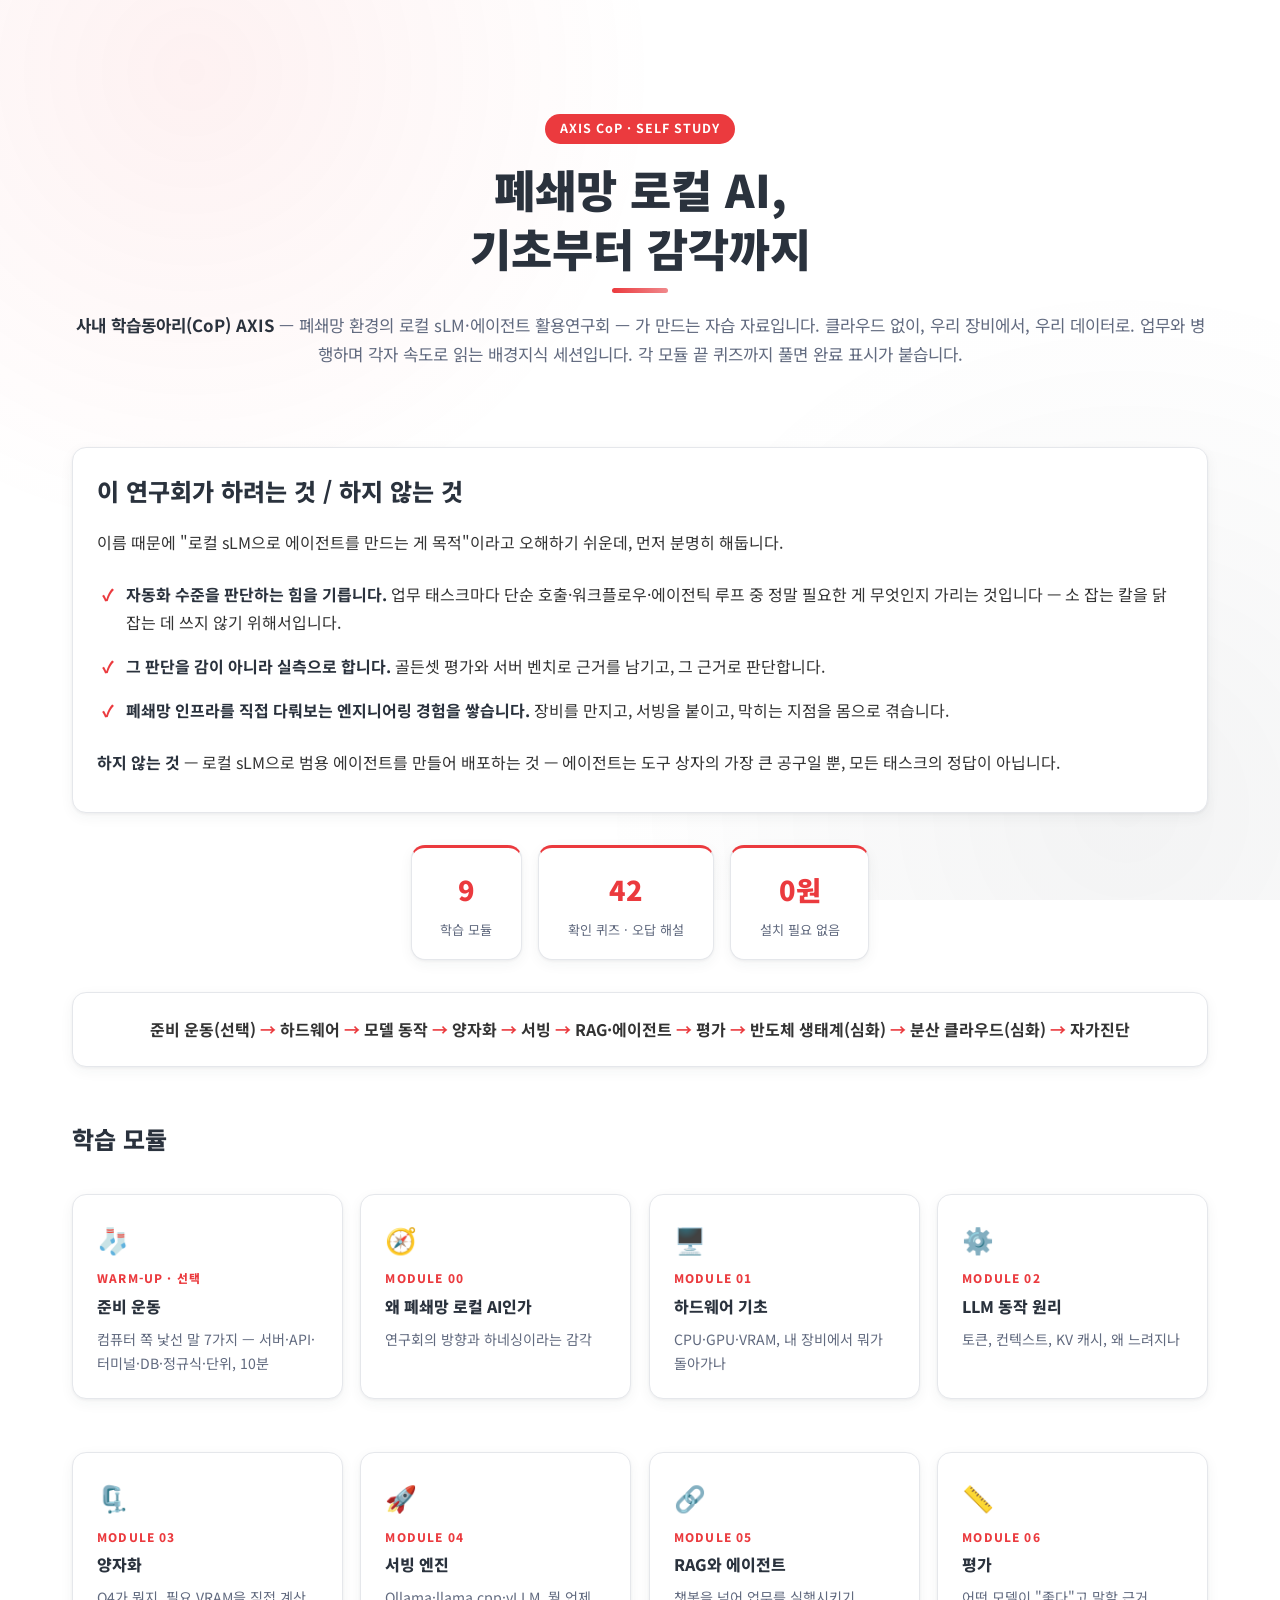
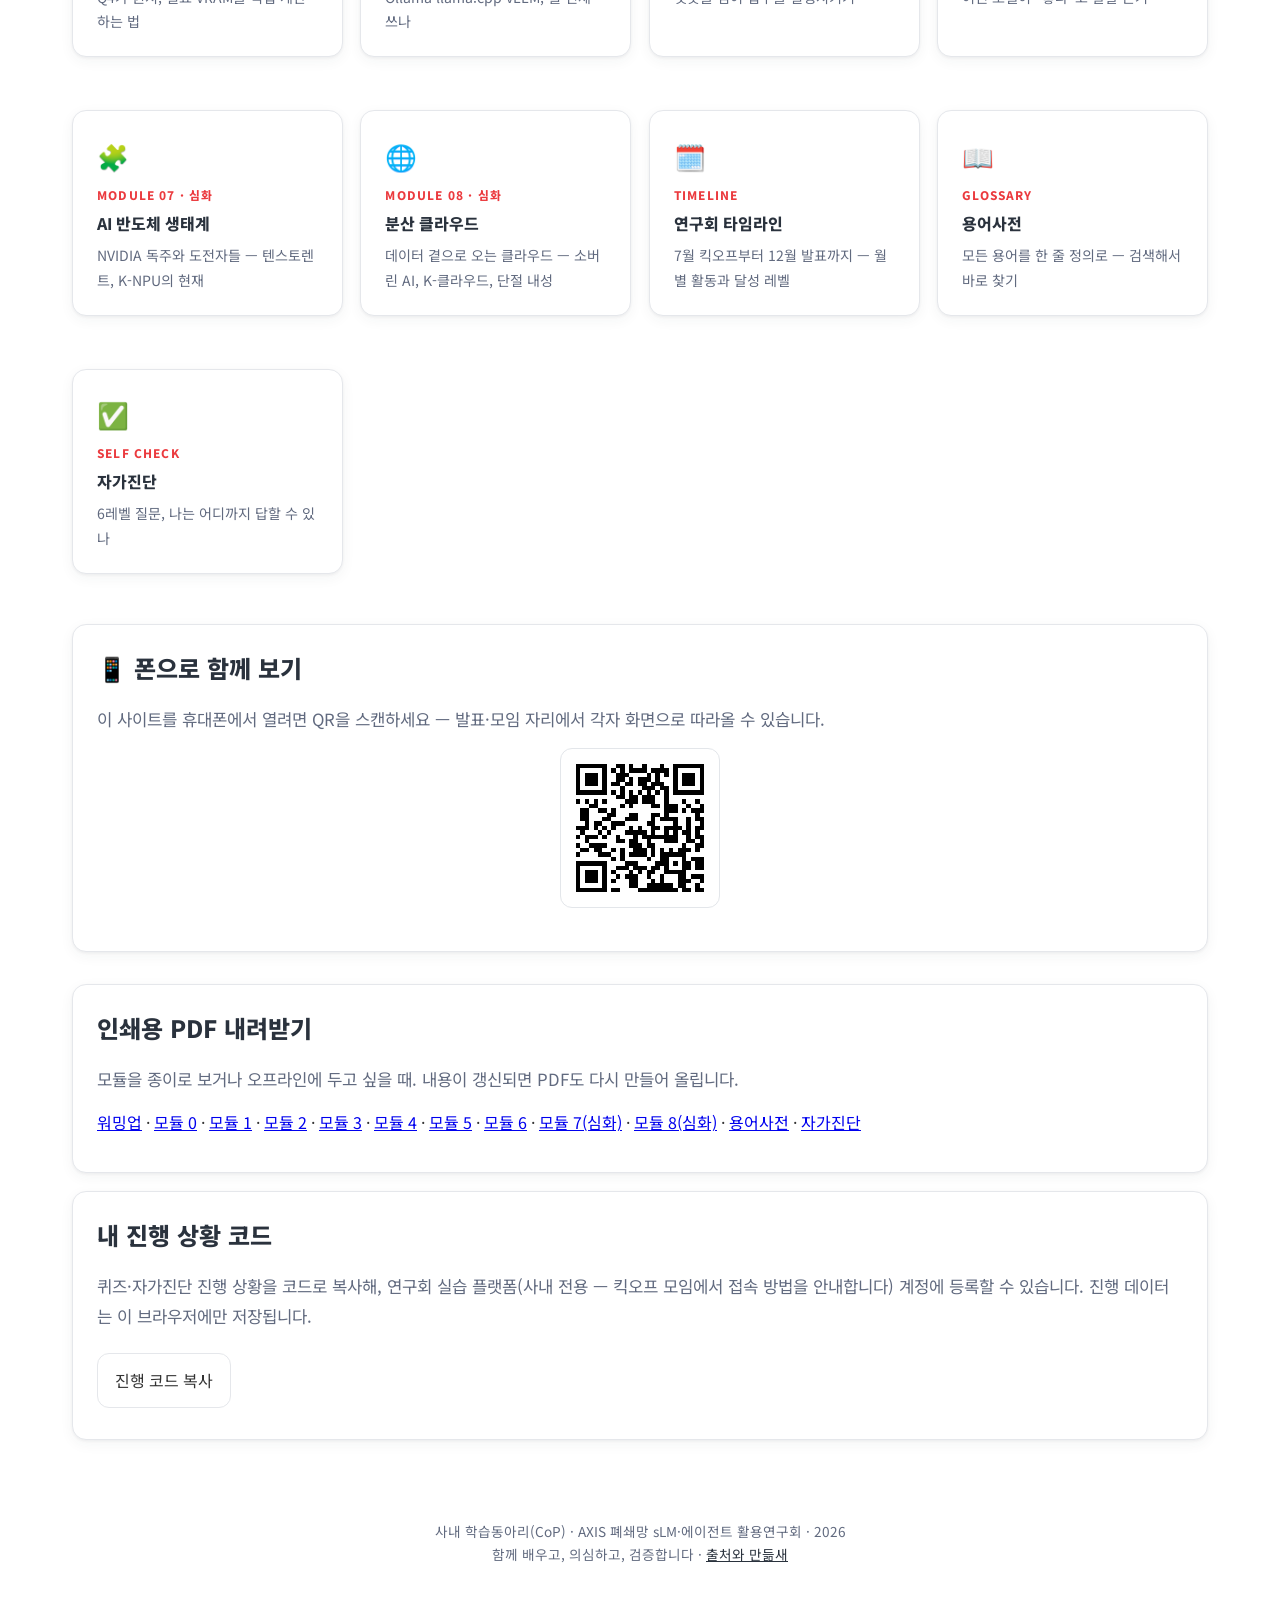
<file: index.html>
<!DOCTYPE html>
<html lang="ko">
<head>
<meta charset="UTF-8">
<meta name="viewport" content="width=device-width, initial-scale=1.0">
<title>AXIS 학습 세션 — 폐쇄망 로컬 AI 기초</title>
<link rel="stylesheet" href="assets/style.css">
</head>
<body>

<div class="wrap wide">

<div class="hero">
<span class="badge">AXIS CoP · SELF STUDY</span>
<h1>폐쇄망 로컬 AI,<br>기초부터 감각까지</h1>
<p class="lead"><strong>사내 학습동아리(CoP) AXIS</strong> — 폐쇄망 환경의 로컬 sLM·에이전트 활용연구회 — 가 만드는 자습 자료입니다. 클라우드 없이, 우리 장비에서, 우리 데이터로. 업무와 병행하며 각자 속도로 읽는 배경지식 세션입니다. 각 모듈 끝 퀴즈까지 풀면 완료 표시가 붙습니다.</p>
</div>

<div class="card" style="margin-top:2rem">
<h2 style="margin-top:0">이 연구회가 하려는 것 / 하지 않는 것</h2>
<p style="margin-top:0">이름 때문에 "로컬 sLM으로 에이전트를 만드는 게 목적"이라고 오해하기 쉬운데, 먼저 분명히 해둡니다.</p>
<ul class="keypoints">
  <li><strong>자동화 수준을 판단하는 힘을 기릅니다.</strong> 업무 태스크마다 단순 호출·워크플로우·에이전틱 루프 중 정말 필요한 게 무엇인지 가리는 것입니다 — 소 잡는 칼을 닭 잡는 데 쓰지 않기 위해서입니다.</li>
  <li><strong>그 판단을 감이 아니라 실측으로 합니다.</strong> 골든셋 평가와 서버 벤치로 근거를 남기고, 그 근거로 판단합니다.</li>
  <li><strong>폐쇄망 인프라를 직접 다뤄보는 엔지니어링 경험을 쌓습니다.</strong> 장비를 만지고, 서빙을 붙이고, 막히는 지점을 몸으로 겪습니다.</li>
</ul>
<p><strong>하지 않는 것</strong> — 로컬 sLM으로 범용 에이전트를 만들어 배포하는 것 — 에이전트는 도구 상자의 가장 큰 공구일 뿐, 모든 태스크의 정답이 아닙니다.</p>
</div>

<div class="stats">
  <div class="stat-card"><span class="num">9</span><span class="label">학습 모듈</span></div>
  <div class="stat-card"><span class="num">42</span><span class="label">확인 퀴즈 · 오답 해설</span></div>
  <div class="stat-card"><span class="num">0원</span><span class="label">설치 필요 없음</span></div>
</div>

<div class="card" style="text-align:center; font-weight:700;">
준비 운동(선택) <span style="color:var(--accent)">→</span> 하드웨어 <span style="color:var(--accent)">→</span> 모델 동작 <span style="color:var(--accent)">→</span> 양자화 <span style="color:var(--accent)">→</span> 서빙 <span style="color:var(--accent)">→</span> RAG·에이전트 <span style="color:var(--accent)">→</span> 평가 <span style="color:var(--accent)">→</span> 반도체 생태계(심화) <span style="color:var(--accent)">→</span> 분산 클라우드(심화) <span style="color:var(--accent)">→</span> 자가진단
</div>

<h2>학습 모듈</h2>

<div class="grid">

<a class="card mod-card" href="modules/warmup.html" data-mod="warmup">
  <div class="emoji">🧦</div>
  <div class="mod-num">WARM-UP · 선택</div>
  <div class="mod-title">준비 운동</div>
  <div class="mod-desc">컴퓨터 쪽 낯선 말 7가지 — 서버·API·터미널·DB·정규식·단위, 10분</div>
  <span class="done"></span>
</a>

<a class="card mod-card" href="modules/00-orientation.html" data-mod="00-orientation">
  <div class="emoji">🧭</div>
  <div class="mod-num">MODULE 00</div>
  <div class="mod-title">왜 폐쇄망 로컬 AI인가</div>
  <div class="mod-desc">연구회의 방향과 하네싱이라는 감각</div>
  <span class="done"></span>
</a>

<a class="card mod-card" href="modules/01-hardware.html" data-mod="01-hardware">
  <div class="emoji">🖥️</div>
  <div class="mod-num">MODULE 01</div>
  <div class="mod-title">하드웨어 기초</div>
  <div class="mod-desc">CPU·GPU·VRAM, 내 장비에서 뭐가 돌아가나</div>
  <span class="done"></span>
</a>

<a class="card mod-card" href="modules/02-how-llm-works.html" data-mod="02-how-llm-works">
  <div class="emoji">⚙️</div>
  <div class="mod-num">MODULE 02</div>
  <div class="mod-title">LLM 동작 원리</div>
  <div class="mod-desc">토큰, 컨텍스트, KV 캐시, 왜 느려지나</div>
  <span class="done"></span>
</a>

<a class="card mod-card" href="modules/03-quantization.html" data-mod="03-quantization">
  <div class="emoji">🗜️</div>
  <div class="mod-num">MODULE 03</div>
  <div class="mod-title">양자화</div>
  <div class="mod-desc">Q4가 뭔지, 필요 VRAM을 직접 계산하는 법</div>
  <span class="done"></span>
</a>

<a class="card mod-card" href="modules/04-serving-engines.html" data-mod="04-serving-engines">
  <div class="emoji">🚀</div>
  <div class="mod-num">MODULE 04</div>
  <div class="mod-title">서빙 엔진</div>
  <div class="mod-desc">Ollama·llama.cpp·vLLM, 뭘 언제 쓰나</div>
  <span class="done"></span>
</a>

<a class="card mod-card" href="modules/05-rag-agent.html" data-mod="05-rag-agent">
  <div class="emoji">🔗</div>
  <div class="mod-num">MODULE 05</div>
  <div class="mod-title">RAG와 에이전트</div>
  <div class="mod-desc">챗봇을 넘어 업무를 실행시키기</div>
  <span class="done"></span>
</a>

<a class="card mod-card" href="modules/06-evaluation.html" data-mod="06-evaluation">
  <div class="emoji">📏</div>
  <div class="mod-num">MODULE 06</div>
  <div class="mod-title">평가</div>
  <div class="mod-desc">어떤 모델이 "좋다"고 말할 근거</div>
  <span class="done"></span>
</a>

<a class="card mod-card" href="modules/07-hw-ecosystem.html" data-mod="07-hw-ecosystem">
  <div class="emoji">🧩</div>
  <div class="mod-num">MODULE 07 · 심화</div>
  <div class="mod-title">AI 반도체 생태계</div>
  <div class="mod-desc">NVIDIA 독주와 도전자들 — 텐스토렌트, K-NPU의 현재</div>
  <span class="done"></span>
</a>

<a class="card mod-card" href="modules/08-distributed-cloud.html" data-mod="08-distributed-cloud">
  <div class="emoji">🌐</div>
  <div class="mod-num">MODULE 08 · 심화</div>
  <div class="mod-title">분산 클라우드</div>
  <div class="mod-desc">데이터 곁으로 오는 클라우드 — 소버린 AI, K-클라우드, 단절 내성</div>
  <span class="done"></span>
</a>

<a class="card mod-card" href="modules/timeline.html" data-mod="timeline">
  <div class="emoji">🗓️</div>
  <div class="mod-num">TIMELINE</div>
  <div class="mod-title">연구회 타임라인</div>
  <div class="mod-desc">7월 킥오프부터 12월 발표까지 — 월별 활동과 달성 레벨</div>
  <span class="done"></span>
</a>

<a class="card mod-card" href="modules/09-glossary.html" data-mod="09-glossary">
  <div class="emoji">📖</div>
  <div class="mod-num">GLOSSARY</div>
  <div class="mod-title">용어사전</div>
  <div class="mod-desc">모든 용어를 한 줄 정의로 — 검색해서 바로 찾기</div>
  <span class="done"></span>
</a>

<a class="card mod-card" href="modules/08-selfcheck.html" data-mod="08-selfcheck">
  <div class="emoji">✅</div>
  <div class="mod-num">SELF CHECK</div>
  <div class="mod-title">자가진단</div>
  <div class="mod-desc">6레벨 질문, 나는 어디까지 답할 수 있나</div>
  <span class="done"></span>
</a>

</div>

<div class="card" style="margin-top:2rem">
<h2 style="margin-top:0">📱 폰으로 함께 보기</h2>
<p class="lead" style="margin-top:0">이 사이트를 휴대폰에서 열려면 QR을 스캔하세요 — 발표·모임 자리에서 각자 화면으로 따라올 수 있습니다.</p>
<p style="text-align:center"><img src="assets/qr-axis.png" alt="rhodewhalin.github.io/axis-public QR 코드" style="width:160px;height:160px;image-rendering:pixelated;border:1px solid #e3e6ea;border-radius:12px;padding:6px;background:#fff"></p>
</div>

<div class="card" style="margin-top:2rem">
<h2 style="margin-top:0">인쇄용 PDF 내려받기</h2>
<p class="lead" style="margin-top:0">모듈을 종이로 보거나 오프라인에 두고 싶을 때. 내용이 갱신되면 PDF도 다시 만들어 올립니다.</p>
<p>
<a href="pdf/axis-warmup.pdf">워밍업</a> ·
<a href="pdf/axis-module-0.pdf">모듈 0</a> ·
<a href="pdf/axis-module-1.pdf">모듈 1</a> ·
<a href="pdf/axis-module-2.pdf">모듈 2</a> ·
<a href="pdf/axis-module-3.pdf">모듈 3</a> ·
<a href="pdf/axis-module-4.pdf">모듈 4</a> ·
<a href="pdf/axis-module-5.pdf">모듈 5</a> ·
<a href="pdf/axis-module-6.pdf">모듈 6</a> ·
<a href="pdf/axis-module-7.pdf">모듈 7(심화)</a> ·
<a href="pdf/axis-module-8.pdf">모듈 8(심화)</a> ·
<a href="pdf/axis-glossary.pdf">용어사전</a> ·
<a href="pdf/axis-selfcheck.pdf">자가진단</a>
</p>
</div>


<div class="card">
<h2 style="margin-top:0">내 진행 상황 코드</h2>
<p class="lead" style="margin-top:0">퀴즈·자가진단 진행 상황을 코드로 복사해, 연구회 실습 플랫폼(사내 전용 — 킥오프 모임에서 접속 방법을 안내합니다) 계정에 등록할 수 있습니다. 진행 데이터는 이 브라우저에만 저장됩니다.</p>
<button id="export-btn" class="quiz-opt" style="width:auto; display:inline-block;">진행 코드 복사</button>
<span id="export-copied" style="display:none; margin-left:0.8rem; color:var(--accent); font-weight:700;">복사됨 ✓</span>
<textarea id="export-fallback" readonly style="display:none; width:100%; margin-top:0.8rem; padding:0.7rem 1rem; background:rgba(255,255,255,0.03); border:1px solid var(--card-border); border-radius:10px; color:var(--text); font:inherit; resize:vertical;" rows="3"></textarea>
</div>

<footer>사내 학습동아리(CoP) · AXIS 폐쇄망 sLM·에이전트 활용연구회 · 2026<br>함께 배우고, 의심하고, 검증합니다 · <a href="modules/credits.html" style="color:var(--accent2)">출처와 만듦새</a></footer>

</div>

<script>
(function () {
  var progress = {}, selfcheck = {};
  try { progress = JSON.parse(localStorage.getItem('axis-progress') || '{}'); } catch (e) { /* 시크릿 모드 등에선 읽기 생략 */ }
  try { selfcheck = JSON.parse(localStorage.getItem('axis-selfcheck') || '{}'); } catch (e) { /* 시크릿 모드 등에선 읽기 생략 */ }

  var SELFCHECK_TOTAL = 34;

  document.querySelectorAll('.mod-card').forEach(function (card) {
    var modId = card.dataset.mod;
    var done = card.querySelector('.done');

    if (modId === '08-selfcheck') {
      var checkedCount = Object.keys(selfcheck).filter(function (k) { return selfcheck[k]; }).length;
      if (checkedCount > 0) done.textContent = '✓ 체크 ' + checkedCount + '/' + SELFCHECK_TOTAL;
    } else {
      var score = progress[modId];
      if (score !== undefined) done.textContent = '✓ 퀴즈 완료 (' + score + '점)';
    }
  });
})();
</script>
<script>
(function () {
  var btn = document.getElementById('export-btn');
  var copied = document.getElementById('export-copied');
  var fallback = document.getElementById('export-fallback');
  if (!btn) return;

  btn.addEventListener('click', function () {
    var p = {}, s = {};
    try { p = JSON.parse(localStorage.getItem('axis-progress') || '{}'); } catch (e) { /* 시크릿 모드 등에선 읽기 생략 */ }
    try { s = JSON.parse(localStorage.getItem('axis-selfcheck') || '{}'); } catch (e) { /* 시크릿 모드 등에선 읽기 생략 */ }

    var payload = JSON.stringify({ p: p, s: s, t: Date.now() });
    var code = btoa(unescape(encodeURIComponent(payload)));

    function showCopied() {
      copied.style.display = 'inline';
      setTimeout(function () { copied.style.display = 'none'; }, 2000);
    }

    if (navigator.clipboard && navigator.clipboard.writeText) {
      navigator.clipboard.writeText(code).then(showCopied, function () {
        fallback.value = code;
        fallback.style.display = 'block';
      });
    } else {
      fallback.value = code;
      fallback.style.display = 'block';
    }
  });
})();
</script>
</body>
</html>
</file>
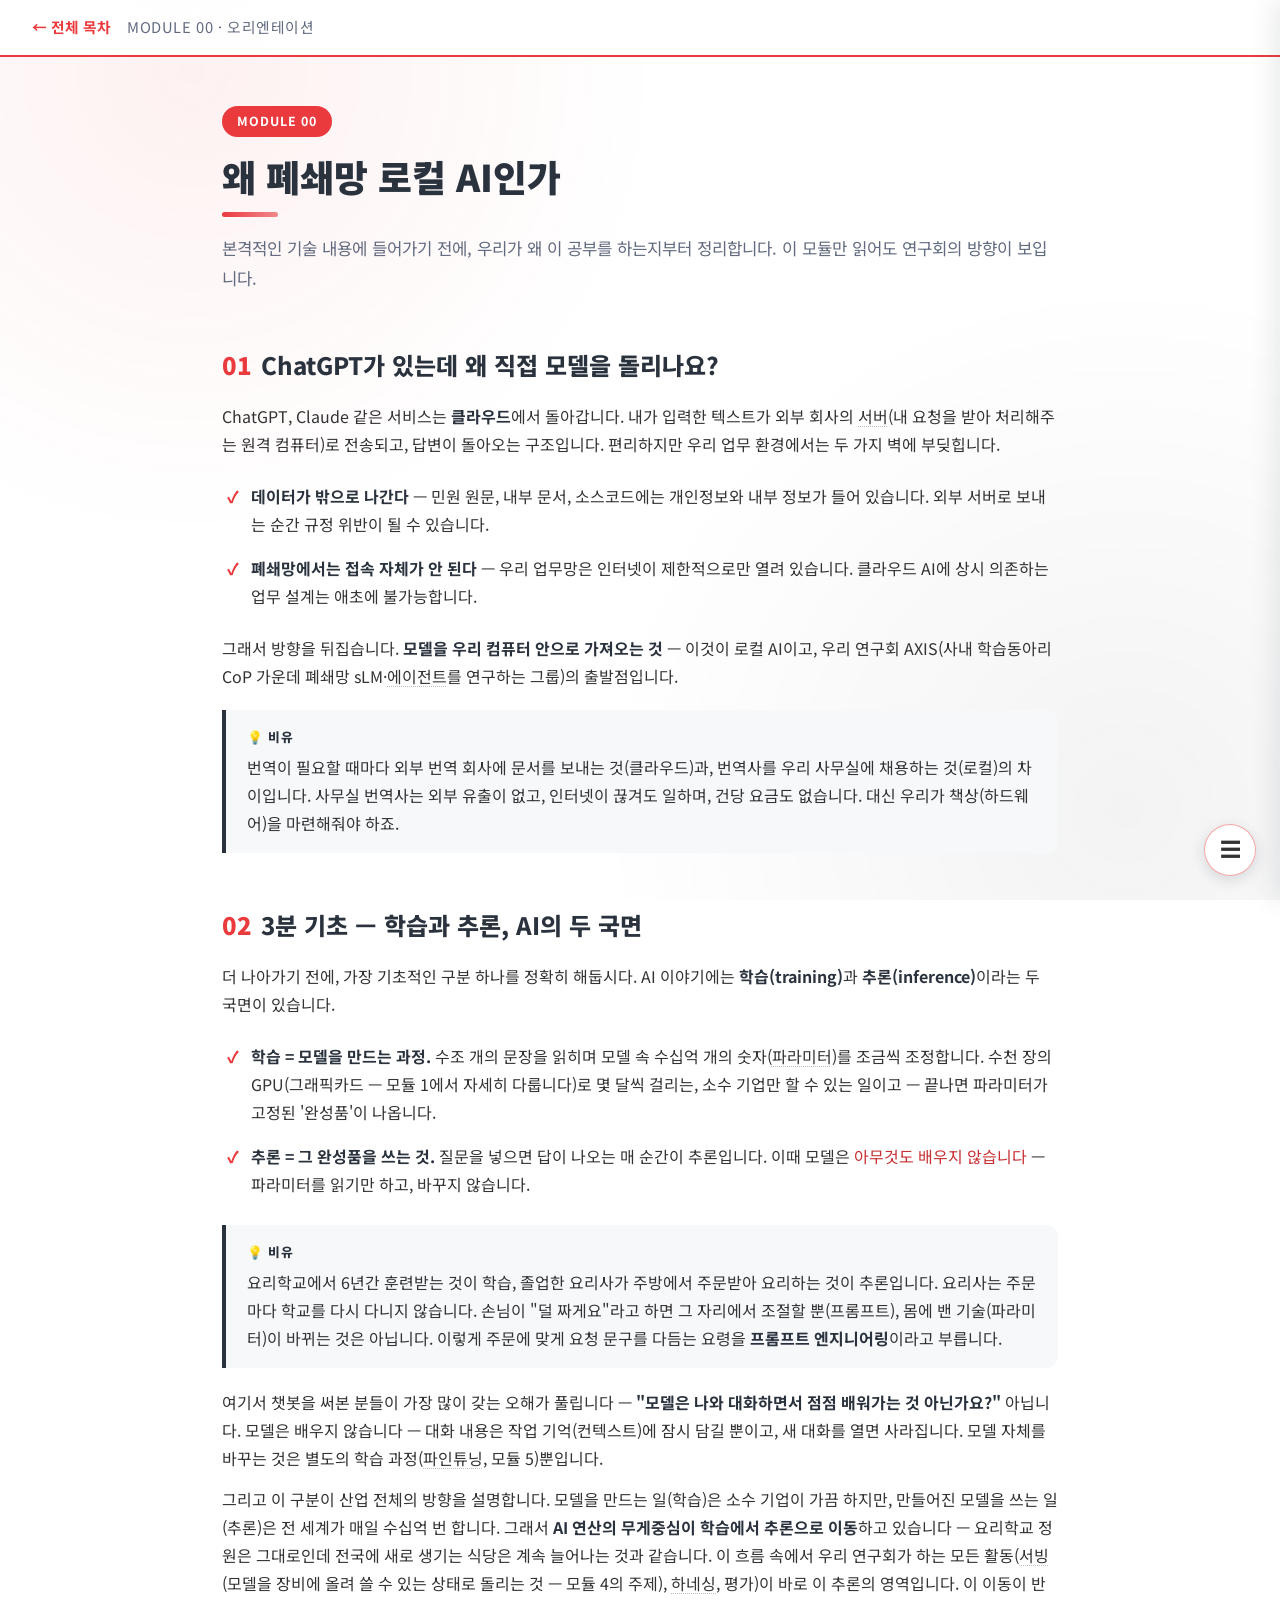
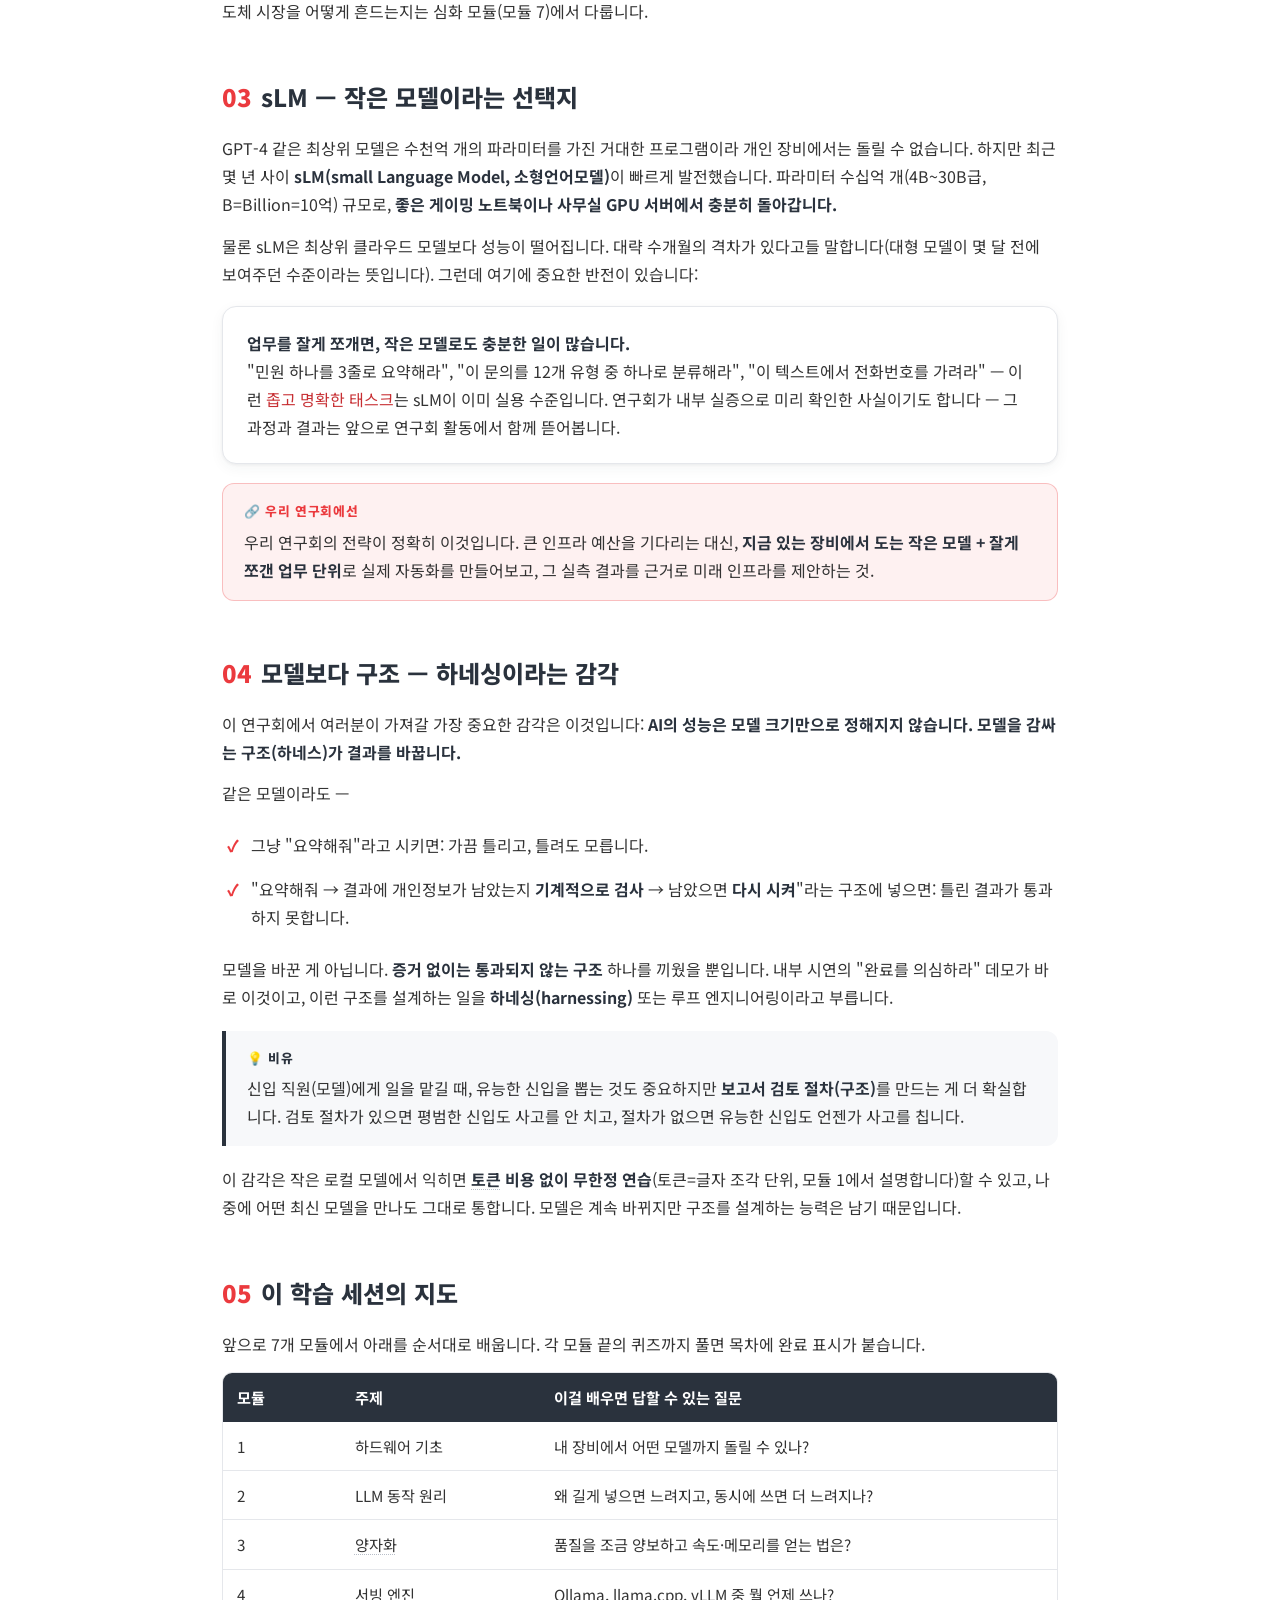
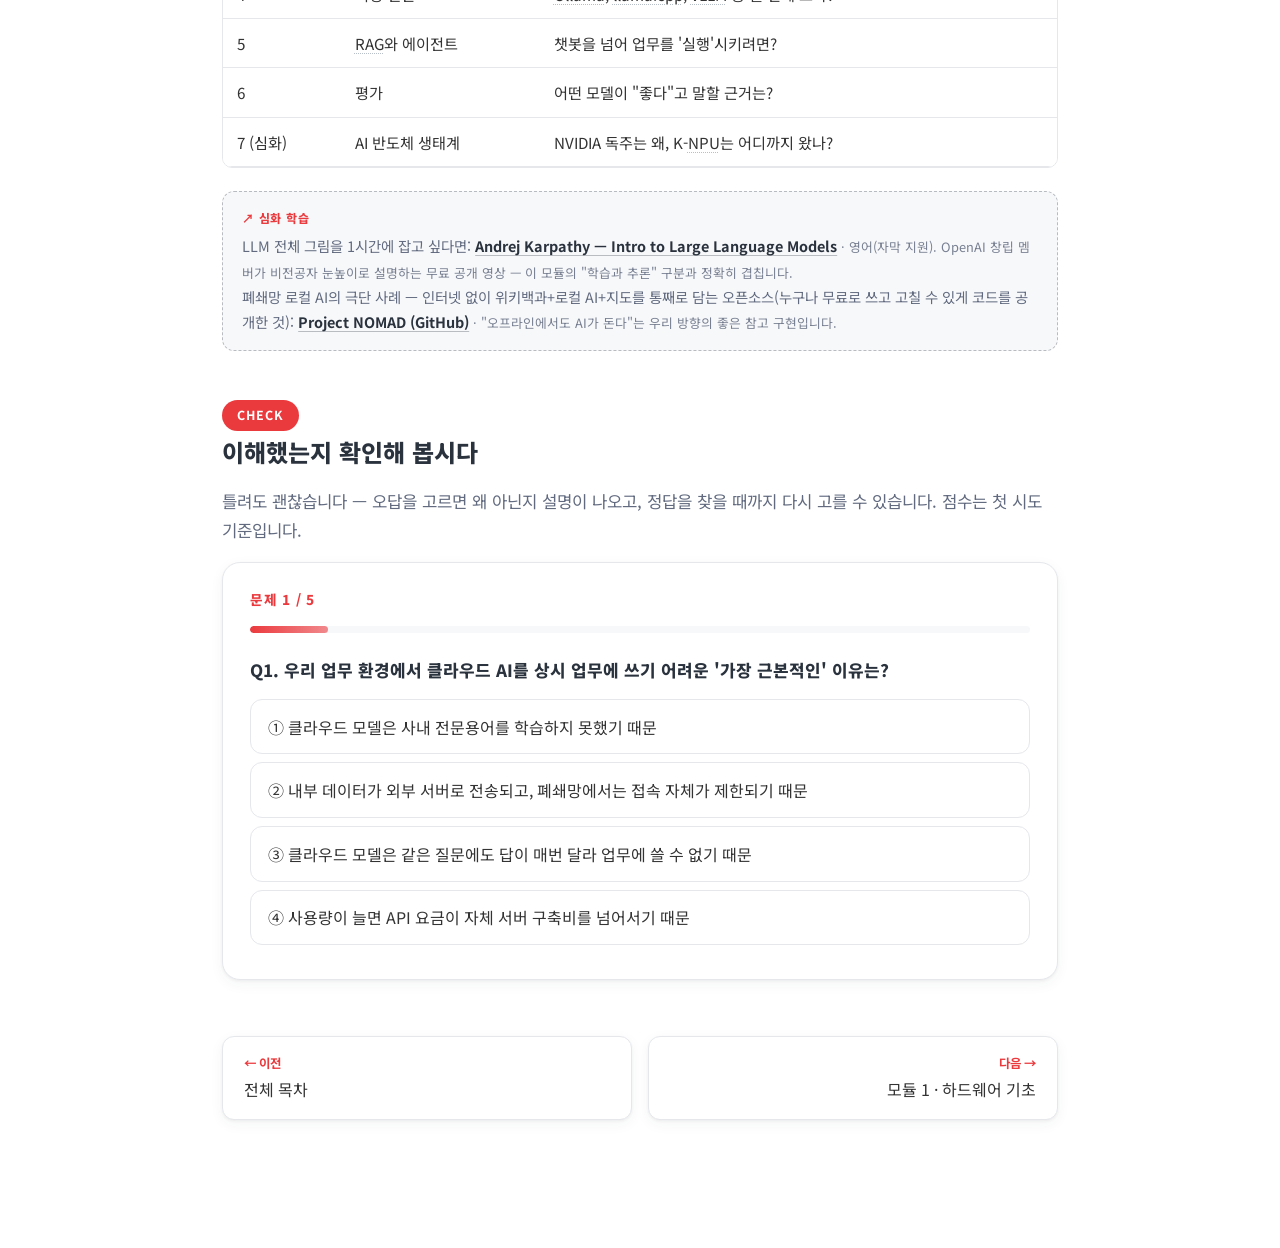
<file: modules/00-orientation.html>
<!DOCTYPE html>
<html lang="ko">
<head>
<meta charset="UTF-8">
<meta name="viewport" content="width=device-width, initial-scale=1.0">
<title>모듈 0 · 왜 폐쇄망 로컬 AI인가 — AXIS 학습 세션</title>
<link rel="stylesheet" href="../assets/style.css">
</head>
<body>

<nav class="topnav">
  <a href="../index.html">← 전체 목차</a>
  <span class="mod-label">MODULE 00 · 오리엔테이션</span>
</nav>

<div class="wrap">

<span class="badge">MODULE 00</span>
<h1>왜 폐쇄망 로컬 AI인가</h1>
<p class="lead">본격적인 기술 내용에 들어가기 전에, 우리가 왜 이 공부를 하는지부터 정리합니다. 이 모듈만 읽어도 연구회의 방향이 보입니다.</p>

<h2><span class="num">01</span>ChatGPT가 있는데 왜 직접 모델을 돌리나요?</h2>

<p>ChatGPT, Claude 같은 서비스는 <strong>클라우드</strong>에서 돌아갑니다. 내가 입력한 텍스트가 외부 회사의 서버(내 요청을 받아 처리해주는 원격 컴퓨터)로 전송되고, 답변이 돌아오는 구조입니다. 편리하지만 우리 업무 환경에서는 두 가지 벽에 부딪힙니다.</p>

<ul class="keypoints">
  <li><strong>데이터가 밖으로 나간다</strong> — 민원 원문, 내부 문서, 소스코드에는 개인정보와 내부 정보가 들어 있습니다. 외부 서버로 보내는 순간 규정 위반이 될 수 있습니다.</li>
  <li><strong>폐쇄망에서는 접속 자체가 안 된다</strong> — 우리 업무망은 인터넷이 제한적으로만 열려 있습니다. 클라우드 AI에 상시 의존하는 업무 설계는 애초에 불가능합니다.</li>
</ul>

<p>그래서 방향을 뒤집습니다. <strong>모델을 우리 컴퓨터 안으로 가져오는 것</strong> — 이것이 로컬 AI이고, 우리 연구회 AXIS(사내 학습동아리 CoP 가운데 폐쇄망 sLM·에이전트를 연구하는 그룹)의 출발점입니다.</p>

<div class="analogy">
번역이 필요할 때마다 외부 번역 회사에 문서를 보내는 것(클라우드)과, 번역사를 우리 사무실에 채용하는 것(로컬)의 차이입니다. 사무실 번역사는 외부 유출이 없고, 인터넷이 끊겨도 일하며, 건당 요금도 없습니다. 대신 우리가 책상(하드웨어)을 마련해줘야 하죠.
</div>

<h2><span class="num">02</span>3분 기초 — 학습과 추론, AI의 두 국면</h2>

<p>더 나아가기 전에, 가장 기초적인 구분 하나를 정확히 해둡시다. AI 이야기에는 <strong>학습(training)</strong>과 <strong>추론(inference)</strong>이라는 두 국면이 있습니다.</p>

<ul class="keypoints">
  <li><strong>학습 = 모델을 만드는 과정.</strong> 수조 개의 문장을 읽히며 모델 속 수십억 개의 숫자(파라미터)를 조금씩 조정합니다. 수천 장의 GPU(그래픽카드 — 모듈 1에서 자세히 다룹니다)로 몇 달씩 걸리는, 소수 기업만 할 수 있는 일이고 — 끝나면 파라미터가 고정된 '완성품'이 나옵니다.</li>
  <li><strong>추론 = 그 완성품을 쓰는 것.</strong> 질문을 넣으면 답이 나오는 매 순간이 추론입니다. 이때 모델은 <em>아무것도 배우지 않습니다</em> — 파라미터를 읽기만 하고, 바꾸지 않습니다.</li>
</ul>

<div class="analogy">
요리학교에서 6년간 훈련받는 것이 학습, 졸업한 요리사가 주방에서 주문받아 요리하는 것이 추론입니다. 요리사는 주문마다 학교를 다시 다니지 않습니다. 손님이 "덜 짜게요"라고 하면 그 자리에서 조절할 뿐(프롬프트), 몸에 밴 기술(파라미터)이 바뀌는 것은 아닙니다. 이렇게 주문에 맞게 요청 문구를 다듬는 요령을 <strong>프롬프트 엔지니어링</strong>이라고 부릅니다.
</div>

<p>여기서 챗봇을 써본 분들이 가장 많이 갖는 오해가 풀립니다 — <strong>"모델은 나와 대화하면서 점점 배워가는 것 아닌가요?"</strong> 아닙니다. 모델은 배우지 않습니다 — 대화 내용은 작업 기억(컨텍스트)에 잠시 담길 뿐이고, 새 대화를 열면 사라집니다. 모델 자체를 바꾸는 것은 별도의 학습 과정(파인튜닝, 모듈 5)뿐입니다.</p>

<p>그리고 이 구분이 산업 전체의 방향을 설명합니다. 모델을 만드는 일(학습)은 소수 기업이 가끔 하지만, 만들어진 모델을 쓰는 일(추론)은 전 세계가 매일 수십억 번 합니다. 그래서 <strong>AI 연산의 무게중심이 학습에서 추론으로 이동</strong>하고 있습니다 — 요리학교 정원은 그대로인데 전국에 새로 생기는 식당은 계속 늘어나는 것과 같습니다. 이 흐름 속에서 우리 연구회가 하는 모든 활동(서빙(모델을 장비에 올려 쓸 수 있는 상태로 돌리는 것 — 모듈 4의 주제), 하네싱, 평가)이 바로 이 추론의 영역입니다. 이 이동이 반도체 시장을 어떻게 흔드는지는 심화 모듈(모듈 7)에서 다룹니다.</p>

<h2><span class="num">03</span>sLM — 작은 모델이라는 선택지</h2>

<p>GPT-4 같은 최상위 모델은 수천억 개의 파라미터를 가진 거대한 프로그램이라 개인 장비에서는 돌릴 수 없습니다. 하지만 최근 몇 년 사이 <strong>sLM(small Language Model, 소형언어모델)</strong>이 빠르게 발전했습니다. 파라미터 수십억 개(4B~30B급, B=Billion=10억) 규모로, <strong>좋은 게이밍 노트북이나 사무실 GPU 서버에서 충분히 돌아갑니다.</strong></p>

<p>물론 sLM은 최상위 클라우드 모델보다 성능이 떨어집니다. 대략 수개월의 격차가 있다고들 말합니다(대형 모델이 몇 달 전에 보여주던 수준이라는 뜻입니다). 그런데 여기에 중요한 반전이 있습니다:</p>

<div class="card">
<strong>업무를 잘게 쪼개면, 작은 모델로도 충분한 일이 많습니다.</strong><br>
"민원 하나를 3줄로 요약해라", "이 문의를 12개 유형 중 하나로 분류해라", "이 텍스트에서 전화번호를 가려라" — 이런 <em>좁고 명확한 태스크</em>는 sLM이 이미 실용 수준입니다. 연구회가 내부 실증으로 미리 확인한 사실이기도 합니다 — 그 과정과 결과는 앞으로 연구회 활동에서 함께 뜯어봅니다.
</div>

<div class="axis-box">
우리 연구회의 전략이 정확히 이것입니다. 큰 인프라 예산을 기다리는 대신, <strong>지금 있는 장비에서 도는 작은 모델 + 잘게 쪼갠 업무 단위</strong>로 실제 자동화를 만들어보고, 그 실측 결과를 근거로 미래 인프라를 제안하는 것.
</div>

<h2><span class="num">04</span>모델보다 구조 — 하네싱이라는 감각</h2>

<p>이 연구회에서 여러분이 가져갈 가장 중요한 감각은 이것입니다: <strong>AI의 성능은 모델 크기만으로 정해지지 않습니다. 모델을 감싸는 구조(하네스)가 결과를 바꿉니다.</strong></p>

<p>같은 모델이라도 —</p>
<ul class="keypoints">
  <li>그냥 "요약해줘"라고 시키면: 가끔 틀리고, 틀려도 모릅니다.</li>
  <li>"요약해줘 → 결과에 개인정보가 남았는지 <strong>기계적으로 검사</strong> → 남았으면 <strong>다시 시켜</strong>"라는 구조에 넣으면: 틀린 결과가 통과하지 못합니다.</li>
</ul>

<p>모델을 바꾼 게 아닙니다. <strong>증거 없이는 통과되지 않는 구조</strong> 하나를 끼웠을 뿐입니다. 내부 시연의 "완료를 의심하라" 데모가 바로 이것이고, 이런 구조를 설계하는 일을 <strong>하네싱(harnessing)</strong> 또는 루프 엔지니어링이라고 부릅니다.</p>

<div class="analogy">
신입 직원(모델)에게 일을 맡길 때, 유능한 신입을 뽑는 것도 중요하지만 <strong>보고서 검토 절차(구조)</strong>를 만드는 게 더 확실합니다. 검토 절차가 있으면 평범한 신입도 사고를 안 치고, 절차가 없으면 유능한 신입도 언젠가 사고를 칩니다.
</div>

<p>이 감각은 작은 로컬 모델에서 익히면 <strong>토큰 비용 없이 무한정 연습</strong>(토큰=글자 조각 단위, 모듈 1에서 설명합니다)할 수 있고, 나중에 어떤 최신 모델을 만나도 그대로 통합니다. 모델은 계속 바뀌지만 구조를 설계하는 능력은 남기 때문입니다.</p>

<h2><span class="num">05</span>이 학습 세션의 지도</h2>

<p>앞으로 7개 모듈에서 아래를 순서대로 배웁니다. 각 모듈 끝의 퀴즈까지 풀면 목차에 완료 표시가 붙습니다.</p>

<div class="table-scroll">
<table>
  <tr><th>모듈</th><th>주제</th><th>이걸 배우면 답할 수 있는 질문</th></tr>
  <tr><td>1</td><td>하드웨어 기초</td><td>내 장비에서 어떤 모델까지 돌릴 수 있나?</td></tr>
  <tr><td>2</td><td>LLM 동작 원리</td><td>왜 길게 넣으면 느려지고, 동시에 쓰면 더 느려지나?</td></tr>
  <tr><td>3</td><td>양자화</td><td>품질을 조금 양보하고 속도·메모리를 얻는 법은?</td></tr>
  <tr><td>4</td><td>서빙 엔진</td><td>Ollama, llama.cpp, vLLM 중 뭘 언제 쓰나?</td></tr>
  <tr><td>5</td><td>RAG와 에이전트</td><td>챗봇을 넘어 업무를 '실행'시키려면?</td></tr>
  <tr><td>6</td><td>평가</td><td>어떤 모델이 "좋다"고 말할 근거는?</td></tr>
  <tr><td>7 (심화)</td><td>AI 반도체 생태계</td><td>NVIDIA 독주는 왜, K-NPU는 어디까지 왔나?</td></tr>
</table>
</div>

<div class="further">
LLM 전체 그림을 1시간에 잡고 싶다면: <a href="https://www.youtube.com/watch?v=zjkBMFhNj_g" target="_blank" rel="noopener">Andrej Karpathy — Intro to Large Language Models</a> <span class="note">· 영어(자막 지원). OpenAI 창립 멤버가 비전공자 눈높이로 설명하는 무료 공개 영상 — 이 모듈의 "학습과 추론" 구분과 정확히 겹칩니다.</span><br>
폐쇄망 로컬 AI의 극단 사례 — 인터넷 없이 위키백과+로컬 AI+지도를 통째로 담는 오픈소스(누구나 무료로 쓰고 고칠 수 있게 코드를 공개한 것): <a href="https://github.com/Crosstalk-Solutions/project-nomad" target="_blank" rel="noopener">Project NOMAD (GitHub)</a> <span class="note">· "오프라인에서도 AI가 돈다"는 우리 방향의 좋은 참고 구현입니다.</span>
</div>

<div id="quiz"></div>

<div class="pager">
  <a href="../index.html"><span class="dir">← 이전</span>전체 목차</a>
  <a class="next" href="01-hardware.html"><span class="dir">다음 →</span>모듈 1 · 하드웨어 기초</a>
</div>

</div>

<script>
const QUIZ = [
  {
    "q": "우리 업무 환경에서 클라우드 AI를 상시 업무에 쓰기 어려운 '가장 근본적인' 이유는?",
    "opts": [
      "클라우드 모델은 사내 전문용어를 학습하지 못했기 때문",
      "내부 데이터가 외부 서버로 전송되고, 폐쇄망에서는 접속 자체가 제한되기 때문",
      "클라우드 모델은 같은 질문에도 답이 매번 달라 업무에 쓸 수 없기 때문",
      "사용량이 늘면 API 요금이 자체 서버 구축비를 넘어서기 때문"
    ],
    "a": 1,
    "wrongWhy": [
      "사내 용어를 모르는 문제는 RAG(관련 문서를 붙여주기)로 상당 부분 해결됩니다. 지식 부족은 기술로 풀 수 있지만, 데이터 반출 규정과 망 차단은 기술로 우회할 수 없는 벽입니다.",
      null,
      "답이 매번 조금씩 다른 건 로컬 모델도 마찬가지인 생성형 AI의 공통 성질입니다(온도 설정으로 조절). 클라우드만의 문제가 아닙니다.",
      "비용은 저울질 가능한 문제라 '근본적' 장벽이 아닙니다. 반출·망 제약은 돈으로도 못 푸는 규정의 문제입니다."
    ],
    "why": "지식 부족은 RAG로, 비용은 예산으로 풀 수 있지만, '데이터가 밖으로 나간다'와 '접속이 안 된다'는 우리 환경에서 기술·돈으로 우회할 수 없는 전제 조건입니다."
  },
  {
    "q": "sLM이 최상위 클라우드 모델보다 성능이 낮은데도 업무에 쓸 수 있는 근거는?",
    "opts": [
      "양자화 기술이 sLM의 성능을 대형 모델 수준으로 끌어올려 주기 때문",
      "업무를 좁고 명확한 태스크로 쪼개면 그 범위에서는 sLM도 실용 수준이기 때문",
      "RAG를 붙이면 모델이 사실상 더 큰 모델이 되기 때문",
      "sLM은 한국어 특화라 우리 업무에서는 오히려 더 정확하기 때문"
    ],
    "a": 1,
    "wrongWhy": [
      "방향이 반대입니다. 양자화는 크기를 '줄이는' 압축 기술이고, 품질은 오히려 소폭 타협합니다(모듈 3). 성능을 올려주는 기술이 아닙니다.",
      null,
      "RAG는 모델에 '참고 자료'를 쥐여주는 것이지 모델의 지능 자체를 키우지 않습니다. 자료를 읽고 소화하는 능력은 여전히 모델 크기에 좌우됩니다.",
      "한국어 특화 sLM이 있긴 하지만 '특화 = 우리 업무에 더 정확'은 보장이 아닙니다. 정확한지는 골든셋으로 측정해야 아는 것입니다(모듈 6)."
    ],
    "why": "핵심은 모델을 키우는 게 아니라 문제를 줄이는 것입니다. '민원 하나를 3줄 요약' 같은 좁은 태스크에서는 sLM이 이미 실용 수준임을 사전 실증으로 확인했습니다."
  },
  {
    "q": "'하네싱(루프 엔지니어링)'을 가장 정확히 설명한 것은?",
    "opts": [
      "모델에게 전문가 역할(페르소나)을 부여해 답변 품질을 끌어올리는 것",
      "여러 모델에게 같은 질문을 던져 답변을 종합하는 것",
      "모델의 결과를 기계적으로 검증하고, 실패하면 재실행시키는 구조를 설계하는 것",
      "모델을 업무 데이터로 추가 학습시켜 우리 일에 특화시키는 것"
    ],
    "a": 2,
    "wrongWhy": [
      "페르소나 부여는 프롬프트 기법의 하나입니다. 유용하지만 모델의 '주장'을 그대로 믿는다는 점은 똑같습니다 — 하네싱은 그 주장을 바깥에서 검증하는 구조입니다.",
      "여러 답을 종합하는 것(앙상블)도 품질 기법이지만, 종합된 답이 맞는지 확인할 장치는 여전히 없습니다. 하네싱의 핵심은 '증거 없이 통과 못 하는 관문'입니다.",
      null,
      "그건 파인튜닝(모듈 5)입니다. 모델 자체를 바꾸는 학습이고, 하네싱은 모델을 그대로 둔 채 바깥 구조로 결과를 바꿉니다."
    ],
    "why": "하네싱은 프롬프트 기법도, 학습도 아닙니다. 모델 바깥에 '검증 → 실패 시 재실행'이라는 구조를 세우는 일이고, 그래서 어떤 모델로 갈아타도 유효합니다."
  },
  {
    "q": "작은 로컬 모델로 하네싱을 연습하는 것의 장점이 '아닌' 것은?",
    "opts": [
      "호출 요금이 없어 무한정 반복 실험할 수 있다",
      "사내 문서를 다루는 동안 모델이 그 내용을 자동으로 학습해 점점 똑똑해진다",
      "데이터가 내 장비 밖으로 나가지 않는다",
      "익힌 구조 설계 감각이 나중에 어떤 최신 모델에도 그대로 통한다"
    ],
    "a": 1,
    "wrongWhy": [
      "이건 사실이라 장점이 맞습니다. 로컬 모델은 호출당 요금이 없습니다.",
      null,
      "이것도 사실입니다. 로컬 추론에서는 데이터가 장비 밖으로 나가지 않습니다.",
      "이것도 사실입니다. 게이트·루프 설계 능력은 모델 중립적입니다."
    ],
    "why": "모델은 추론(사용) 중에 아무것도 배우지 않습니다 — 대화 내용은 컨텍스트에 잠시 담길 뿐 파라미터는 바뀌지 않습니다. '쓰다 보면 똑똑해진다'는 가장 흔한 오개념입니다."
  },
  {
    "q": "학습(training)과 추론(inference)의 관계로 옳은 것은?",
    "opts": [
      "모델은 사용자와 대화할 때마다 조금씩 학습된다",
      "학습은 모델을 만드는 과정, 추론은 완성된 모델을 쓰는 과정이다 — 추론 중에 모델 자체는 바뀌지 않는다",
      "추론을 많이 반복하면 파라미터가 조금씩 갱신되어 성능이 오른다",
      "파인튜닝은 학습이 아니라 추론의 한 종류다"
    ],
    "a": 1,
    "wrongWhy": [
      "가장 흔한 오해입니다. 대화 내용은 컨텍스트(작업 기억)에 잠시 있을 뿐이고 파라미터는 바뀌지 않습니다 — 새 대화에서 어제 일을 기억 못 하는 이유입니다.",
      null,
      "추론은 파라미터를 읽기만 하고 절대 쓰지 않습니다. 아무리 많이 써도 모델은 그대로입니다.",
      "파인튜닝은 이름 그대로 '추가 학습'입니다 — 파라미터를 실제로 바꾸는, 학습 쪽의 활동입니다(모듈 5)."
    ],
    "why": "학습은 수천 장의 GPU로 파라미터를 조정해 모델을 '만드는' 과정이고, 추론은 그 완성품을 '쓰는' 매 순간입니다. 우리 연구회의 활동은 전부 추론의 영역입니다."
  }
];
</script>
<script src="../assets/quiz.js"></script>
<script src="../assets/toc.js" defer></script>
<script src="../assets/gloss.js" defer></script>
</body>
</html>
</file>
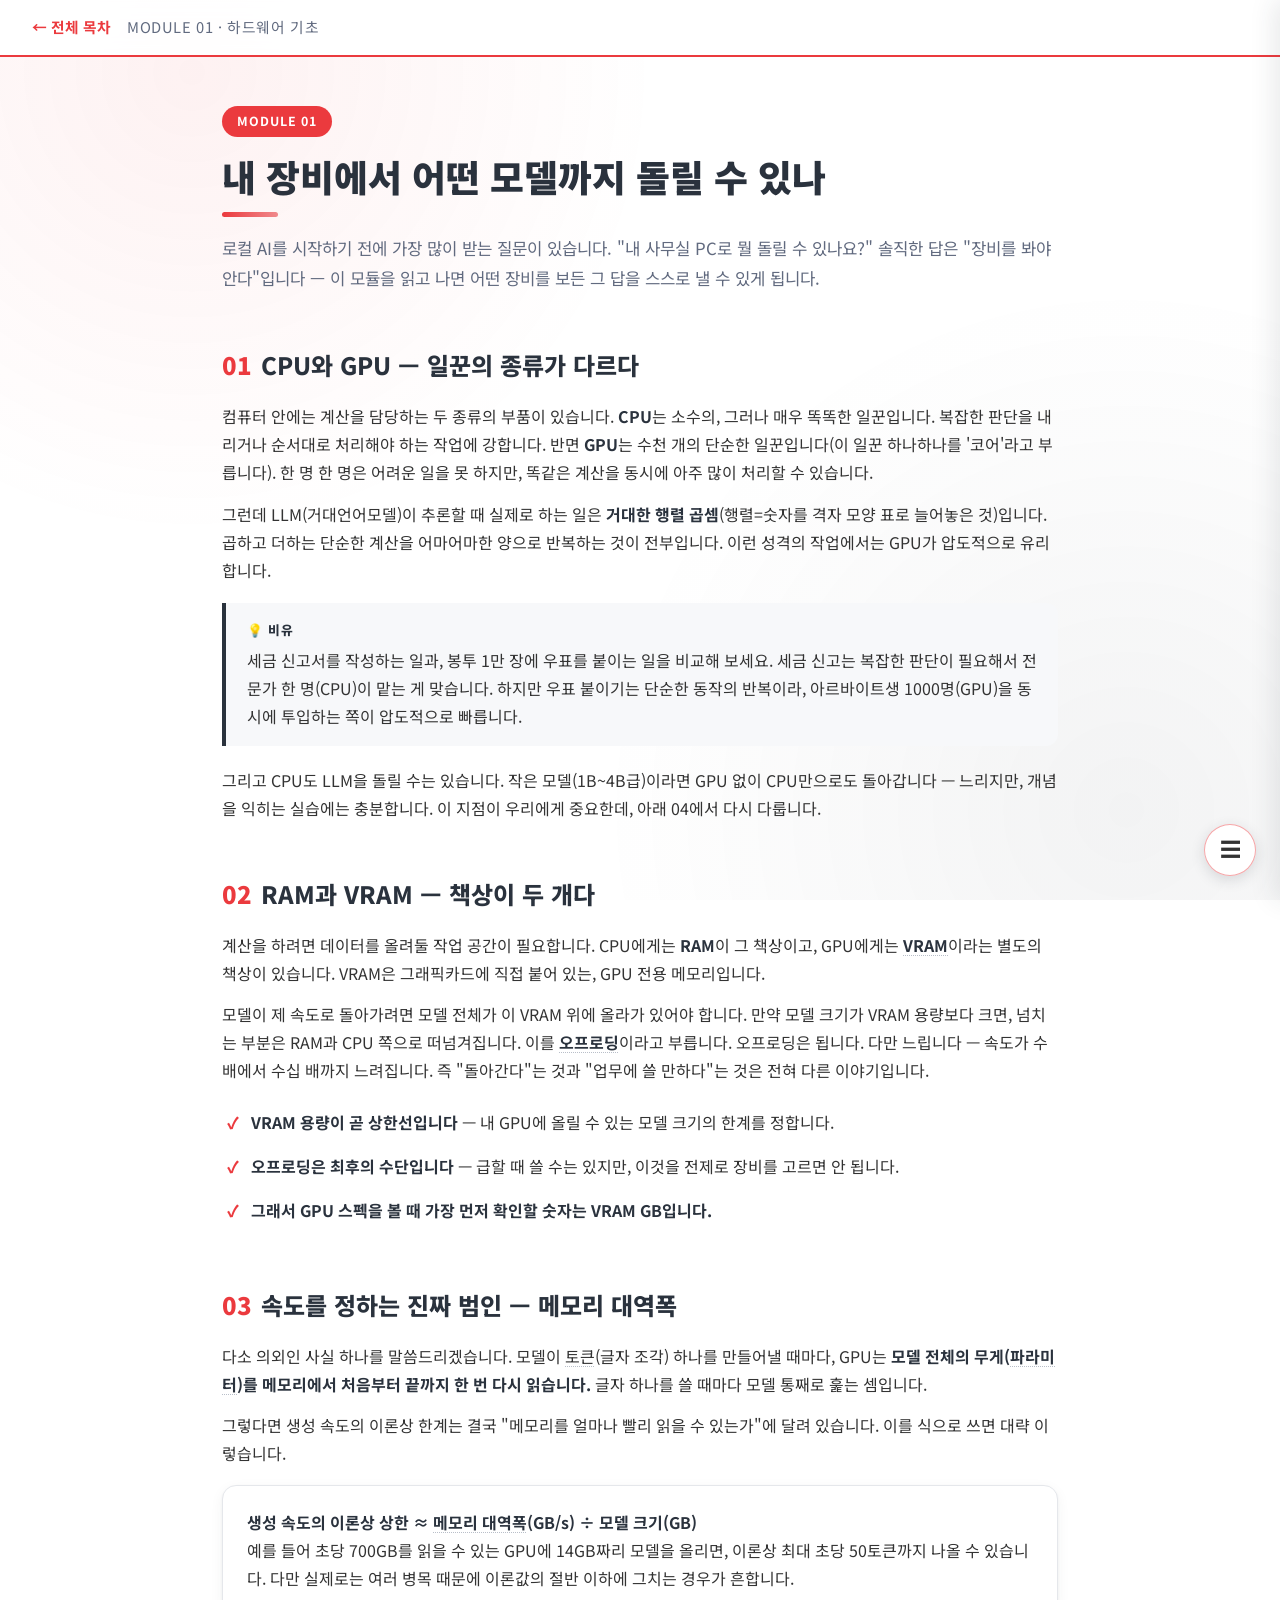
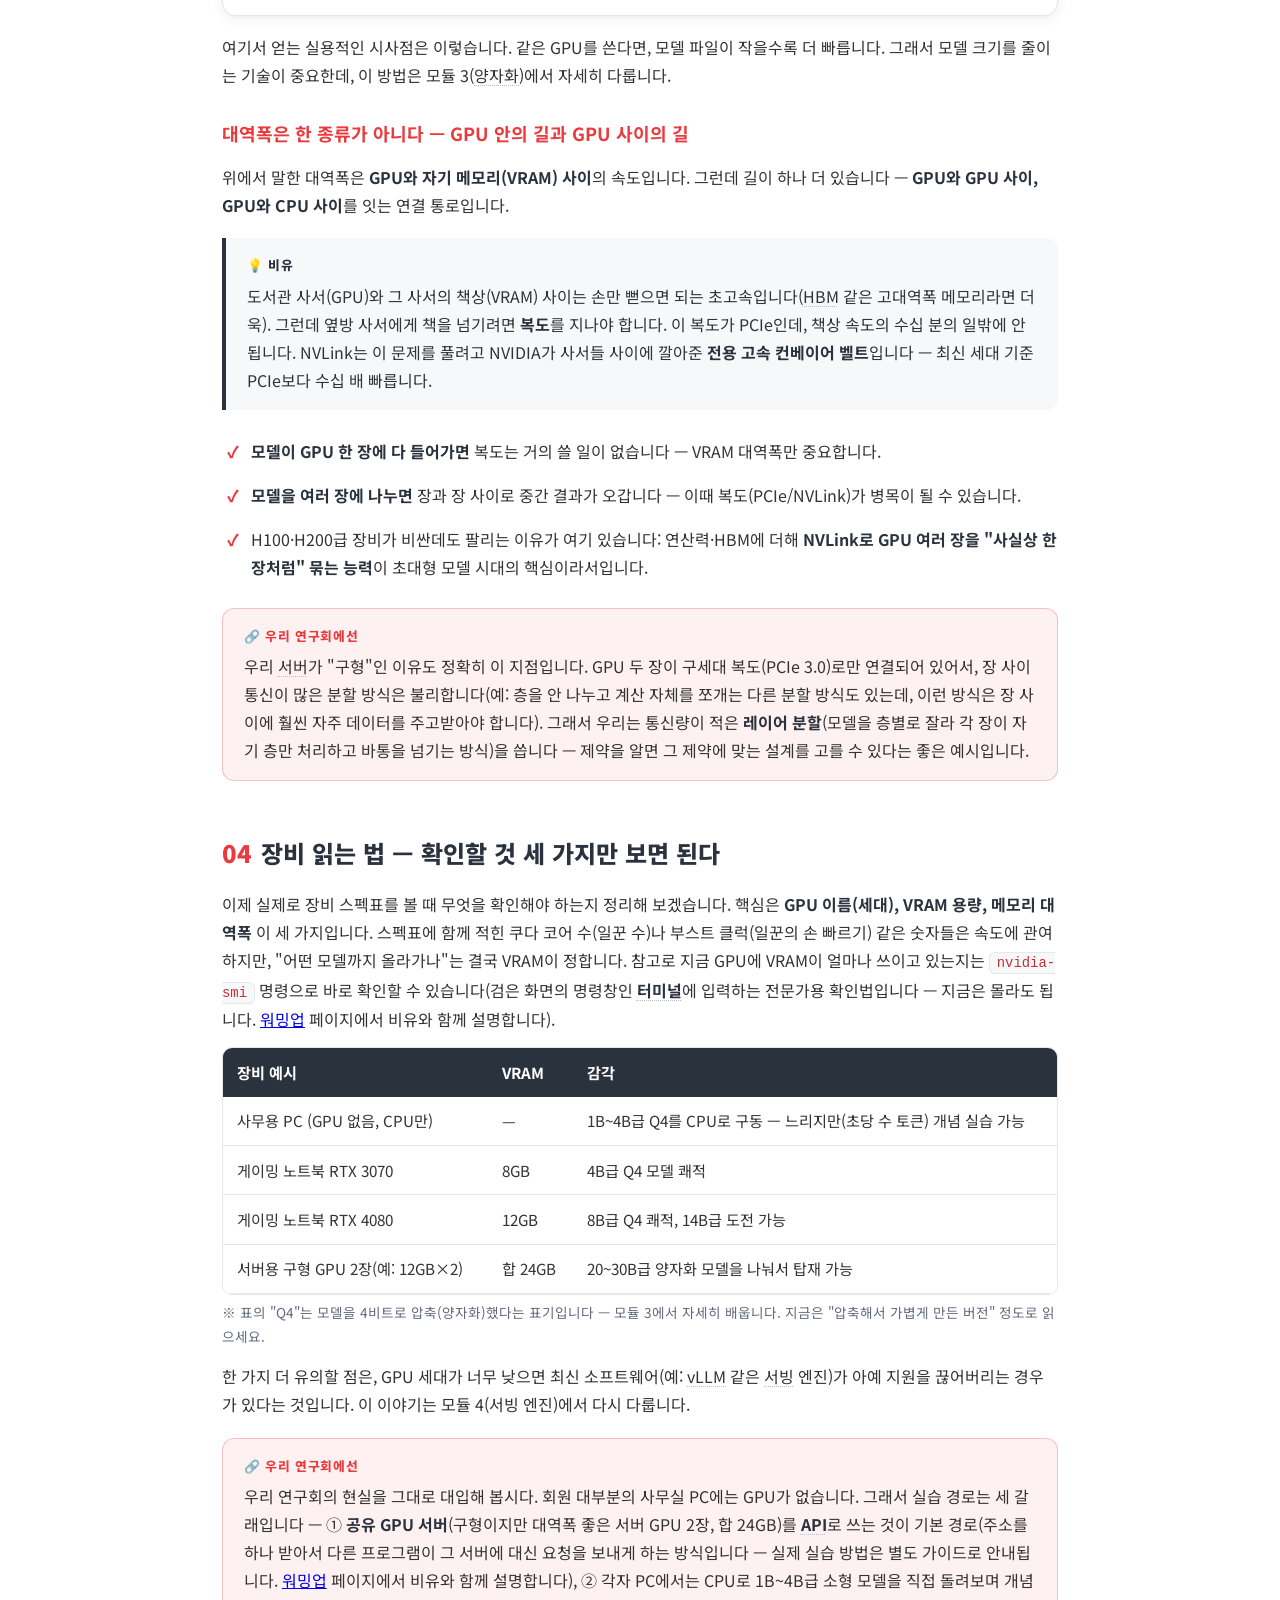
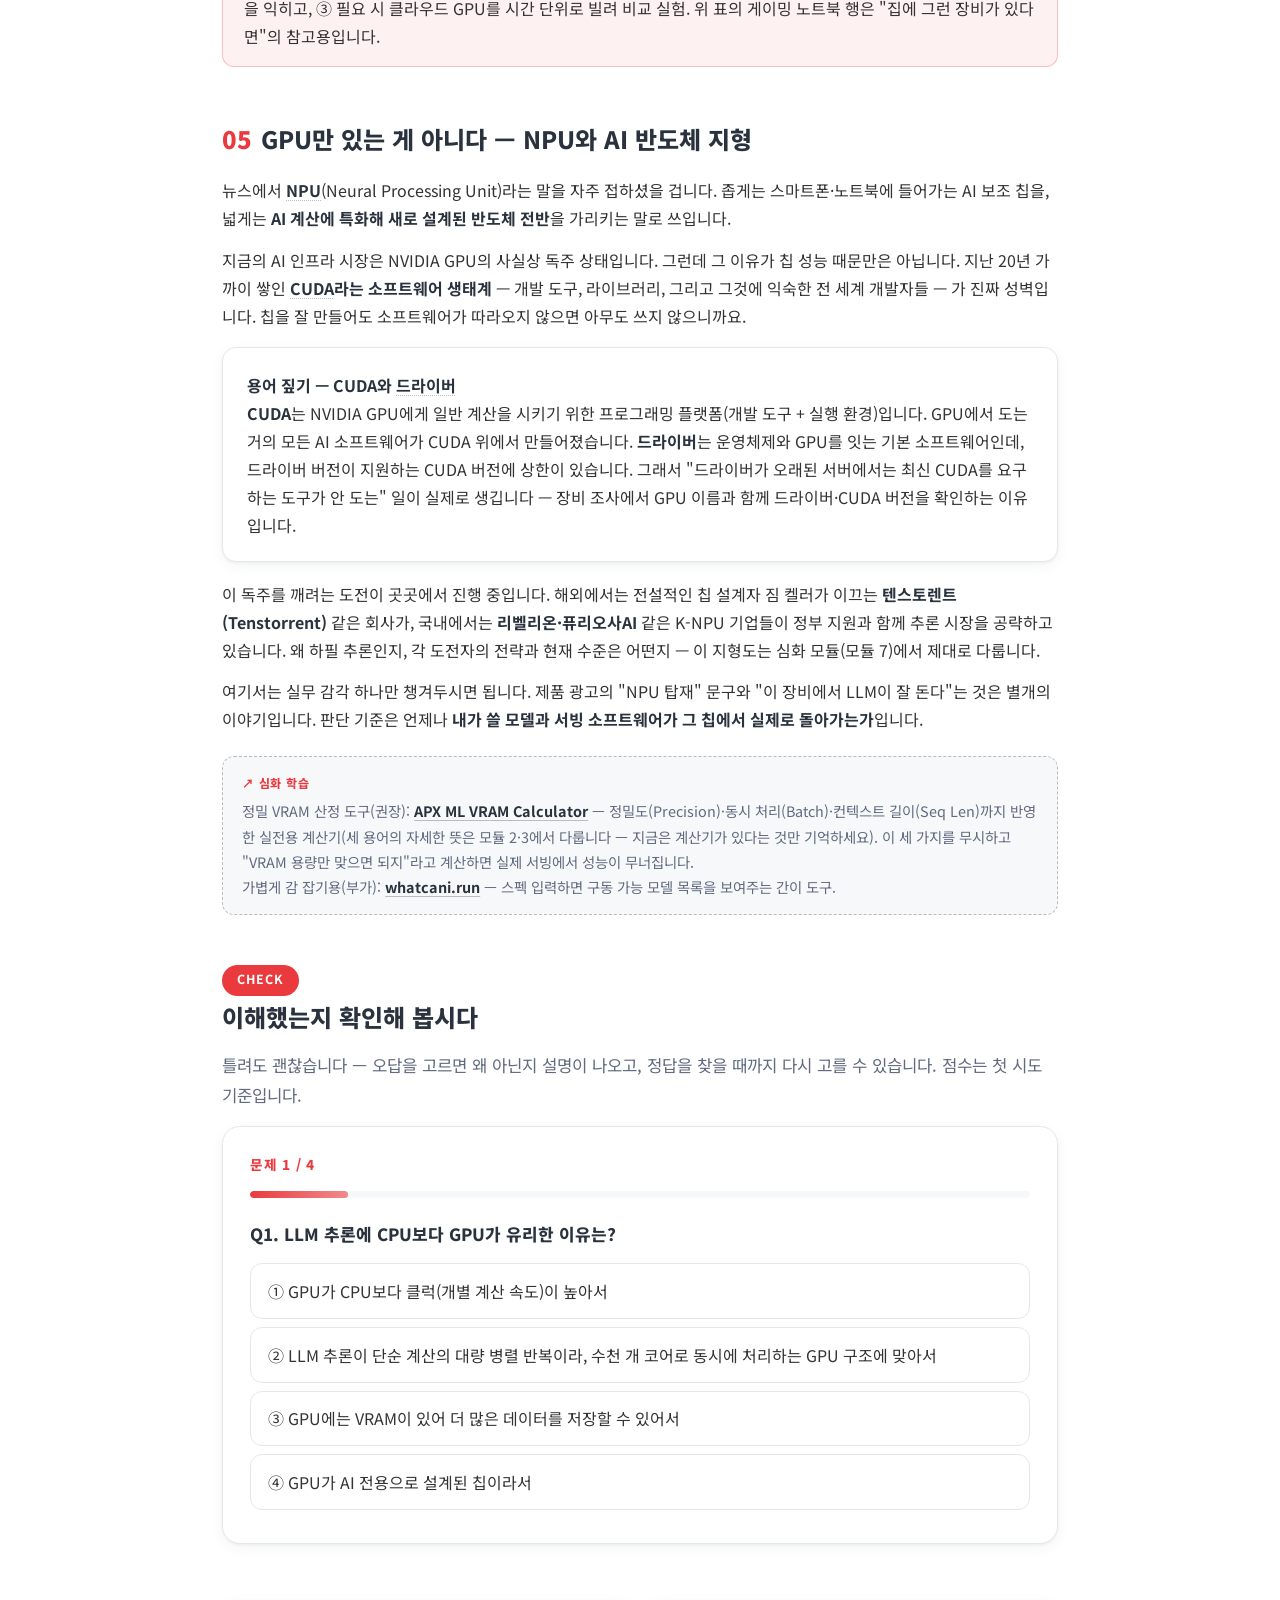
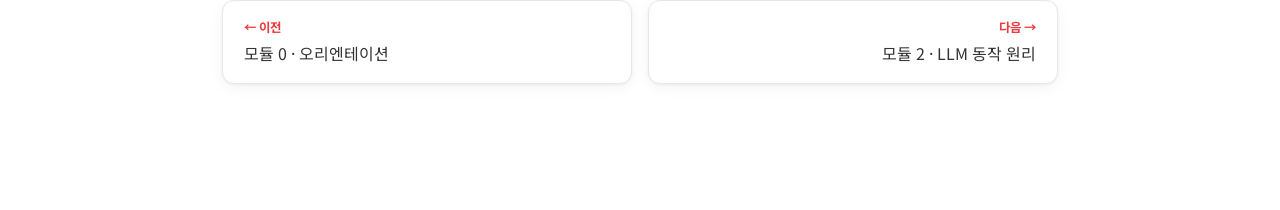
<file: modules/01-hardware.html>
<!DOCTYPE html>
<html lang="ko">
<head>
<meta charset="UTF-8">
<meta name="viewport" content="width=device-width, initial-scale=1.0">
<title>모듈 1 · 하드웨어 기초 — AXIS 학습 세션</title>
<link rel="stylesheet" href="../assets/style.css">
</head>
<body>

<nav class="topnav">
  <a href="../index.html">← 전체 목차</a>
  <span class="mod-label">MODULE 01 · 하드웨어 기초</span>
</nav>

<div class="wrap">

<span class="badge">MODULE 01</span>
<h1>내 장비에서 어떤 모델까지 돌릴 수 있나</h1>
<p class="lead">로컬 AI를 시작하기 전에 가장 많이 받는 질문이 있습니다. "내 사무실 PC로 뭘 돌릴 수 있나요?" 솔직한 답은 "장비를 봐야 안다"입니다 — 이 모듈을 읽고 나면 어떤 장비를 보든 그 답을 스스로 낼 수 있게 됩니다.</p>

<h2><span class="num">01</span>CPU와 GPU — 일꾼의 종류가 다르다</h2>

<p>컴퓨터 안에는 계산을 담당하는 두 종류의 부품이 있습니다. <strong>CPU</strong>는 소수의, 그러나 매우 똑똑한 일꾼입니다. 복잡한 판단을 내리거나 순서대로 처리해야 하는 작업에 강합니다. 반면 <strong>GPU</strong>는 수천 개의 단순한 일꾼입니다(이 일꾼 하나하나를 '코어'라고 부릅니다). 한 명 한 명은 어려운 일을 못 하지만, 똑같은 계산을 동시에 아주 많이 처리할 수 있습니다.</p>

<p>그런데 LLM(거대언어모델)이 추론할 때 실제로 하는 일은 <strong>거대한 행렬 곱셈</strong>(행렬=숫자를 격자 모양 표로 늘어놓은 것)입니다. 곱하고 더하는 단순한 계산을 어마어마한 양으로 반복하는 것이 전부입니다. 이런 성격의 작업에서는 GPU가 압도적으로 유리합니다.</p>

<div class="analogy">
세금 신고서를 작성하는 일과, 봉투 1만 장에 우표를 붙이는 일을 비교해 보세요. 세금 신고는 복잡한 판단이 필요해서 전문가 한 명(CPU)이 맡는 게 맞습니다. 하지만 우표 붙이기는 단순한 동작의 반복이라, 아르바이트생 1000명(GPU)을 동시에 투입하는 쪽이 압도적으로 빠릅니다.
</div>

<p>그리고 CPU도 LLM을 돌릴 수는 있습니다. 작은 모델(1B~4B급)이라면 GPU 없이 CPU만으로도 돌아갑니다 — 느리지만, 개념을 익히는 실습에는 충분합니다. 이 지점이 우리에게 중요한데, 아래 04에서 다시 다룹니다.</p>

<h2><span class="num">02</span>RAM과 VRAM — 책상이 두 개다</h2>

<p>계산을 하려면 데이터를 올려둘 작업 공간이 필요합니다. CPU에게는 <strong>RAM</strong>이 그 책상이고, GPU에게는 <strong>VRAM</strong>이라는 별도의 책상이 있습니다. VRAM은 그래픽카드에 직접 붙어 있는, GPU 전용 메모리입니다.</p>

<p>모델이 제 속도로 돌아가려면 모델 전체가 이 VRAM 위에 올라가 있어야 합니다. 만약 모델 크기가 VRAM 용량보다 크면, 넘치는 부분은 RAM과 CPU 쪽으로 떠넘겨집니다. 이를 <strong>오프로딩</strong>이라고 부릅니다. 오프로딩은 됩니다. 다만 느립니다 — 속도가 수 배에서 수십 배까지 느려집니다. 즉 "돌아간다"는 것과 "업무에 쓸 만하다"는 것은 전혀 다른 이야기입니다.</p>

<ul class="keypoints">
  <li><strong>VRAM 용량이 곧 상한선입니다</strong> — 내 GPU에 올릴 수 있는 모델 크기의 한계를 정합니다.</li>
  <li><strong>오프로딩은 최후의 수단입니다</strong> — 급할 때 쓸 수는 있지만, 이것을 전제로 장비를 고르면 안 됩니다.</li>
  <li><strong>그래서 GPU 스펙을 볼 때 가장 먼저 확인할 숫자는 VRAM GB입니다.</strong></li>
</ul>

<h2><span class="num">03</span>속도를 정하는 진짜 범인 — 메모리 대역폭</h2>

<p>다소 의외인 사실 하나를 말씀드리겠습니다. 모델이 토큰(글자 조각) 하나를 만들어낼 때마다, GPU는 <strong>모델 전체의 무게(파라미터)를 메모리에서 처음부터 끝까지 한 번 다시 읽습니다.</strong> 글자 하나를 쓸 때마다 모델 통째로 훑는 셈입니다.</p>

<p>그렇다면 생성 속도의 이론상 한계는 결국 "메모리를 얼마나 빨리 읽을 수 있는가"에 달려 있습니다. 이를 식으로 쓰면 대략 이렇습니다.</p>

<div class="card">
<strong>생성 속도의 이론상 상한 ≈ 메모리 대역폭(GB/s) ÷ 모델 크기(GB)</strong><br>
예를 들어 초당 700GB를 읽을 수 있는 GPU에 14GB짜리 모델을 올리면, 이론상 최대 초당 50토큰까지 나올 수 있습니다. 다만 실제로는 여러 병목 때문에 이론값의 절반 이하에 그치는 경우가 흔합니다.
</div>

<p>여기서 얻는 실용적인 시사점은 이렇습니다. 같은 GPU를 쓴다면, 모델 파일이 작을수록 더 빠릅니다. 그래서 모델 크기를 줄이는 기술이 중요한데, 이 방법은 모듈 3(양자화)에서 자세히 다룹니다.</p>

<h3>대역폭은 한 종류가 아니다 — GPU 안의 길과 GPU 사이의 길</h3>

<p>위에서 말한 대역폭은 <strong>GPU와 자기 메모리(VRAM) 사이</strong>의 속도입니다. 그런데 길이 하나 더 있습니다 — <strong>GPU와 GPU 사이, GPU와 CPU 사이</strong>를 잇는 연결 통로입니다.</p>

<div class="analogy">
도서관 사서(GPU)와 그 사서의 책상(VRAM) 사이는 손만 뻗으면 되는 초고속입니다(HBM 같은 고대역폭 메모리라면 더욱). 그런데 옆방 사서에게 책을 넘기려면 <strong>복도</strong>를 지나야 합니다. 이 복도가 PCIe인데, 책상 속도의 수십 분의 일밖에 안 됩니다. NVLink는 이 문제를 풀려고 NVIDIA가 사서들 사이에 깔아준 <strong>전용 고속 컨베이어 벨트</strong>입니다 — 최신 세대 기준 PCIe보다 수십 배 빠릅니다.
</div>

<ul class="keypoints">
  <li><strong>모델이 GPU 한 장에 다 들어가면</strong> 복도는 거의 쓸 일이 없습니다 — VRAM 대역폭만 중요합니다.</li>
  <li><strong>모델을 여러 장에 나누면</strong> 장과 장 사이로 중간 결과가 오갑니다 — 이때 복도(PCIe/NVLink)가 병목이 될 수 있습니다.</li>
  <li>H100·H200급 장비가 비싼데도 팔리는 이유가 여기 있습니다: 연산력·HBM에 더해 <strong>NVLink로 GPU 여러 장을 "사실상 한 장처럼" 묶는 능력</strong>이 초대형 모델 시대의 핵심이라서입니다.</li>
</ul>

<div class="axis-box">
우리 서버가 "구형"인 이유도 정확히 이 지점입니다. GPU 두 장이 구세대 복도(PCIe 3.0)로만 연결되어 있어서, 장 사이 통신이 많은 분할 방식은 불리합니다(예: 층을 안 나누고 계산 자체를 쪼개는 다른 분할 방식도 있는데, 이런 방식은 장 사이에 훨씬 자주 데이터를 주고받아야 합니다). 그래서 우리는 통신량이 적은 <strong>레이어 분할</strong>(모델을 층별로 잘라 각 장이 자기 층만 처리하고 바통을 넘기는 방식)을 씁니다 — 제약을 알면 그 제약에 맞는 설계를 고를 수 있다는 좋은 예시입니다.
</div>

<h2><span class="num">04</span>장비 읽는 법 — 확인할 것 세 가지만 보면 된다</h2>

<p>이제 실제로 장비 스펙표를 볼 때 무엇을 확인해야 하는지 정리해 보겠습니다. 핵심은 <strong>GPU 이름(세대), VRAM 용량, 메모리 대역폭</strong> 이 세 가지입니다. 스펙표에 함께 적힌 쿠다 코어 수(일꾼 수)나 부스트 클럭(일꾼의 손 빠르기) 같은 숫자들은 속도에 관여하지만, "어떤 모델까지 올라가나"는 결국 VRAM이 정합니다. 참고로 지금 GPU에 VRAM이 얼마나 쓰이고 있는지는 <code>nvidia-smi</code> 명령으로 바로 확인할 수 있습니다(검은 화면의 명령창인 <strong>터미널</strong>에 입력하는 전문가용 확인법입니다 — 지금은 몰라도 됩니다. <a href="warmup.html">워밍업</a> 페이지에서 비유와 함께 설명합니다).</p>

<div class="table-scroll">
<table>
  <tr><th>장비 예시</th><th>VRAM</th><th>감각</th></tr>
  <tr><td>사무용 PC (GPU 없음, CPU만)</td><td>—</td><td>1B~4B급 Q4를 CPU로 구동 — 느리지만(초당 수 토큰) 개념 실습 가능</td></tr>
  <tr><td>게이밍 노트북 RTX 3070</td><td>8GB</td><td>4B급 Q4 모델 쾌적</td></tr>
  <tr><td>게이밍 노트북 RTX 4080</td><td>12GB</td><td>8B급 Q4 쾌적, 14B급 도전 가능</td></tr>
  <tr><td>서버용 구형 GPU 2장(예: 12GB×2)</td><td>합 24GB</td><td>20~30B급 양자화 모델을 나눠서 탑재 가능</td></tr>
</table>
</div>

<p style="font-size:0.85rem; color:var(--text-dim); margin-top:0.4rem">※ 표의 "Q4"는 모델을 4비트로 압축(양자화)했다는 표기입니다 — 모듈 3에서 자세히 배웁니다. 지금은 "압축해서 가볍게 만든 버전" 정도로 읽으세요.</p>

<p>한 가지 더 유의할 점은, GPU 세대가 너무 낮으면 최신 소프트웨어(예: vLLM 같은 서빙 엔진)가 아예 지원을 끊어버리는 경우가 있다는 것입니다. 이 이야기는 모듈 4(서빙 엔진)에서 다시 다룹니다.</p>

<div class="axis-box">
우리 연구회의 현실을 그대로 대입해 봅시다. 회원 대부분의 사무실 PC에는 GPU가 없습니다. 그래서 실습 경로는 세 갈래입니다 — ① <strong>공유 GPU 서버</strong>(구형이지만 대역폭 좋은 서버 GPU 2장, 합 24GB)를 <strong>API</strong>로 쓰는 것이 기본 경로(주소를 하나 받아서 다른 프로그램이 그 서버에 대신 요청을 보내게 하는 방식입니다 — 실제 실습 방법은 별도 가이드로 안내됩니다. <a href="warmup.html">워밍업</a> 페이지에서 비유와 함께 설명합니다), ② 각자 PC에서는 CPU로 1B~4B급 소형 모델을 직접 돌려보며 개념을 익히고, ③ 필요 시 클라우드 GPU를 시간 단위로 빌려 비교 실험. 위 표의 게이밍 노트북 행은 "집에 그런 장비가 있다면"의 참고용입니다.
</div>

<h2><span class="num">05</span>GPU만 있는 게 아니다 — NPU와 AI 반도체 지형</h2>

<p>뉴스에서 <strong>NPU</strong>(Neural Processing Unit)라는 말을 자주 접하셨을 겁니다. 좁게는 스마트폰·노트북에 들어가는 AI 보조 칩을, 넓게는 <strong>AI 계산에 특화해 새로 설계된 반도체 전반</strong>을 가리키는 말로 쓰입니다.</p>

<p>지금의 AI 인프라 시장은 NVIDIA GPU의 사실상 독주 상태입니다. 그런데 그 이유가 칩 성능 때문만은 아닙니다. 지난 20년 가까이 쌓인 <strong>CUDA라는 소프트웨어 생태계</strong> — 개발 도구, 라이브러리, 그리고 그것에 익숙한 전 세계 개발자들 — 가 진짜 성벽입니다. 칩을 잘 만들어도 소프트웨어가 따라오지 않으면 아무도 쓰지 않으니까요.</p>

<div class="card">
<strong>용어 짚기 — CUDA와 드라이버</strong><br>
<strong>CUDA</strong>는 NVIDIA GPU에게 일반 계산을 시키기 위한 프로그래밍 플랫폼(개발 도구 + 실행 환경)입니다. GPU에서 도는 거의 모든 AI 소프트웨어가 CUDA 위에서 만들어졌습니다. <strong>드라이버</strong>는 운영체제와 GPU를 잇는 기본 소프트웨어인데, 드라이버 버전이 지원하는 CUDA 버전에 상한이 있습니다. 그래서 "드라이버가 오래된 서버에서는 최신 CUDA를 요구하는 도구가 안 도는" 일이 실제로 생깁니다 — 장비 조사에서 GPU 이름과 함께 드라이버·CUDA 버전을 확인하는 이유입니다.
</div>

<p>이 독주를 깨려는 도전이 곳곳에서 진행 중입니다. 해외에서는 전설적인 칩 설계자 짐 켈러가 이끄는 <strong>텐스토렌트(Tenstorrent)</strong> 같은 회사가, 국내에서는 <strong>리벨리온·퓨리오사AI</strong> 같은 K-NPU 기업들이 정부 지원과 함께 추론 시장을 공략하고 있습니다. 왜 하필 추론인지, 각 도전자의 전략과 현재 수준은 어떤지 — 이 지형도는 심화 모듈(모듈 7)에서 제대로 다룹니다.</p>

<p>여기서는 실무 감각 하나만 챙겨두시면 됩니다. 제품 광고의 "NPU 탑재" 문구와 "이 장비에서 LLM이 잘 돈다"는 것은 별개의 이야기입니다. 판단 기준은 언제나 <strong>내가 쓸 모델과 서빙 소프트웨어가 그 칩에서 실제로 돌아가는가</strong>입니다.</p>

<div class="further">
정밀 VRAM 산정 도구(권장): <a href="https://apxml.com/tools/vram-calculator" target="_blank" rel="noopener">APX ML VRAM Calculator</a> — 정밀도(Precision)·동시 처리(Batch)·컨텍스트 길이(Seq Len)까지 반영한 실전용 계산기(세 용어의 자세한 뜻은 모듈 2·3에서 다룹니다 — 지금은 계산기가 있다는 것만 기억하세요). 이 세 가지를 무시하고 "VRAM 용량만 맞으면 되지"라고 계산하면 실제 서빙에서 성능이 무너집니다.<br>
가볍게 감 잡기용(부가): <a href="https://www.whatcani.run/" target="_blank" rel="noopener">whatcani.run</a> — 스펙 입력하면 구동 가능 모델 목록을 보여주는 간이 도구.
</div>

<div id="quiz"></div>

<div class="pager">
  <a href="00-orientation.html"><span class="dir">← 이전</span>모듈 0 · 오리엔테이션</a>
  <a class="next" href="02-how-llm-works.html"><span class="dir">다음 →</span>모듈 2 · LLM 동작 원리</a>
</div>

</div>

<script>
const QUIZ = [
  {
    "q": "LLM 추론에 CPU보다 GPU가 유리한 이유는?",
    "opts": [
      "GPU가 CPU보다 클럭(개별 계산 속도)이 높아서",
      "LLM 추론이 단순 계산의 대량 병렬 반복이라, 수천 개 코어로 동시에 처리하는 GPU 구조에 맞아서",
      "GPU에는 VRAM이 있어 더 많은 데이터를 저장할 수 있어서",
      "GPU가 AI 전용으로 설계된 칩이라서"
    ],
    "a": 1,
    "wrongWhy": [
      "반대입니다. 개별 코어의 클럭은 보통 CPU가 더 높습니다. GPU의 무기는 '한 명의 속도'가 아니라 '수천 명의 동시 투입'입니다.",
      null,
      "VRAM은 모델을 올려두는 '수용량' 조건이지 계산이 빠른 이유가 아닙니다. 저장 공간과 연산 방식은 별개의 축입니다.",
      "AI 전용 설계 칩은 NPU입니다(모듈 7). GPU는 원래 그래픽용으로 만들어졌는데, 행렬 곱셈 구조가 우연히 LLM과 잘 맞았던 것입니다."
    ],
    "why": "추론의 실체는 곱하고 더하는 단순 계산의 물량전입니다. 소수 정예(CPU)보다 수천 명 동시 투입(GPU)이 맞는 일의 성격이죠."
  },
  {
    "q": "12GB VRAM 장비에서 18GB짜리 모델 파일을 실행하면?",
    "opts": [
      "넘치는 부분이 RAM/CPU로 밀려나는 오프로딩이 일어나 수 배~수십 배 느려진다",
      "KV 캐시를 줄이면 문제없이 제 속도로 돌릴 수 있다",
      "실행하는 순간 자동으로 양자화되어 12GB에 맞게 압축된다",
      "RAM이 충분히 크면 속도 차이는 거의 없다"
    ],
    "a": 0,
    "wrongWhy": [
      null,
      "KV 캐시는 '대화 내용'용 메모리입니다. 모델 무게 18GB 자체가 12GB를 넘는 상황이라, KV를 0으로 줄여도 6GB가 여전히 넘칩니다 — 무게와 캐시는 별개 항목입니다.",
      "양자화는 사람이 미리 변환해둔 별도 파일을 받는 것이지, 실행 시 자동으로 일어나지 않습니다(모듈 3).",
      "RAM은 크기만 있고 속도가 없습니다 — RAM 경유 계산은 GPU 직결 대비 수십 배 느려서, '돌아간다'와 '쓸 만하다'가 갈라지는 지점입니다."
    ],
    "why": "VRAM을 넘는 부분은 오프로딩되어 크게 느려집니다. 해결책은 캐시 조절이 아니라 더 작은 양자화 파일을 고르는 것입니다."
  },
  {
    "q": "토큰 '생성 속도'의 이론상 상한을 정하는 계산은?",
    "opts": [
      "코어 수 × 클럭 속도",
      "VRAM 메모리 대역폭 ÷ 모델 크기",
      "VRAM 용량 ÷ 모델 크기",
      "PCIe(GPU 연결 통로) 대역폭 ÷ 모델 크기"
    ],
    "a": 1,
    "wrongWhy": [
      "연산력 지표입니다. 토큰 생성의 병목은 계산이 아니라 '토큰마다 모델 전체를 다시 읽는' 메모리 읽기입니다.",
      null,
      "용량은 '들어가느냐'를 정하고, 속도는 '얼마나 빨리 읽느냐'가 정합니다. 용량이 남아돌아도 읽기가 느리면 생성은 느립니다 — 수용량과 대역폭은 다른 축입니다.",
      "PCIe는 GPU '사이'의 복도입니다. 생성 속도를 정하는 건 GPU와 자기 책상(VRAM) 사이의 속도이고, 복도는 모델을 여러 장에 나눌 때 문제가 됩니다."
    ],
    "why": "토큰 하나마다 모델 전체를 VRAM에서 읽으므로, VRAM 대역폭(GB/s) ÷ 모델 크기(GB)가 초당 토큰의 이론 상한입니다."
  },
  {
    "q": "\"이 GPU에 어떤 모델까지 올릴 수 있나\"를 정하는 숫자는?",
    "opts": [
      "쿠다 코어 수",
      "메모리 대역폭",
      "VRAM 용량",
      "GPU 세대(컴퓨트 능력)"
    ],
    "a": 2,
    "wrongWhy": [
      "코어 수는 연산 속도에 관여합니다. 모델이 '들어가느냐'는 공간의 문제라 코어가 아무리 많아도 자리가 없으면 못 올립니다.",
      "대역폭은 올라간 모델을 '얼마나 빨리 돌리느냐'입니다. 탑재 가능 여부 자체는 용량이 정합니다 — 속도와 수용량을 구분하는 것이 이 모듈의 핵심입니다.",
      null,
      "세대는 어떤 소프트웨어(vLLM 등)를 쓸 수 있는지를 제약합니다(모듈 4). 모델이 물리적으로 들어가는지는 역시 VRAM 용량의 문제입니다."
    ],
    "why": "탑재 가능 여부 = VRAM 용량, 돌아가는 속도 = 대역폭, 쓸 수 있는 소프트웨어 = 세대. 세 숫자의 역할 분담이 장비 읽기의 전부입니다."
  }
];
</script>
<script src="../assets/quiz.js"></script>
<script src="../assets/toc.js" defer></script>
<script src="../assets/gloss.js" defer></script>
</body>
</html>
</file>
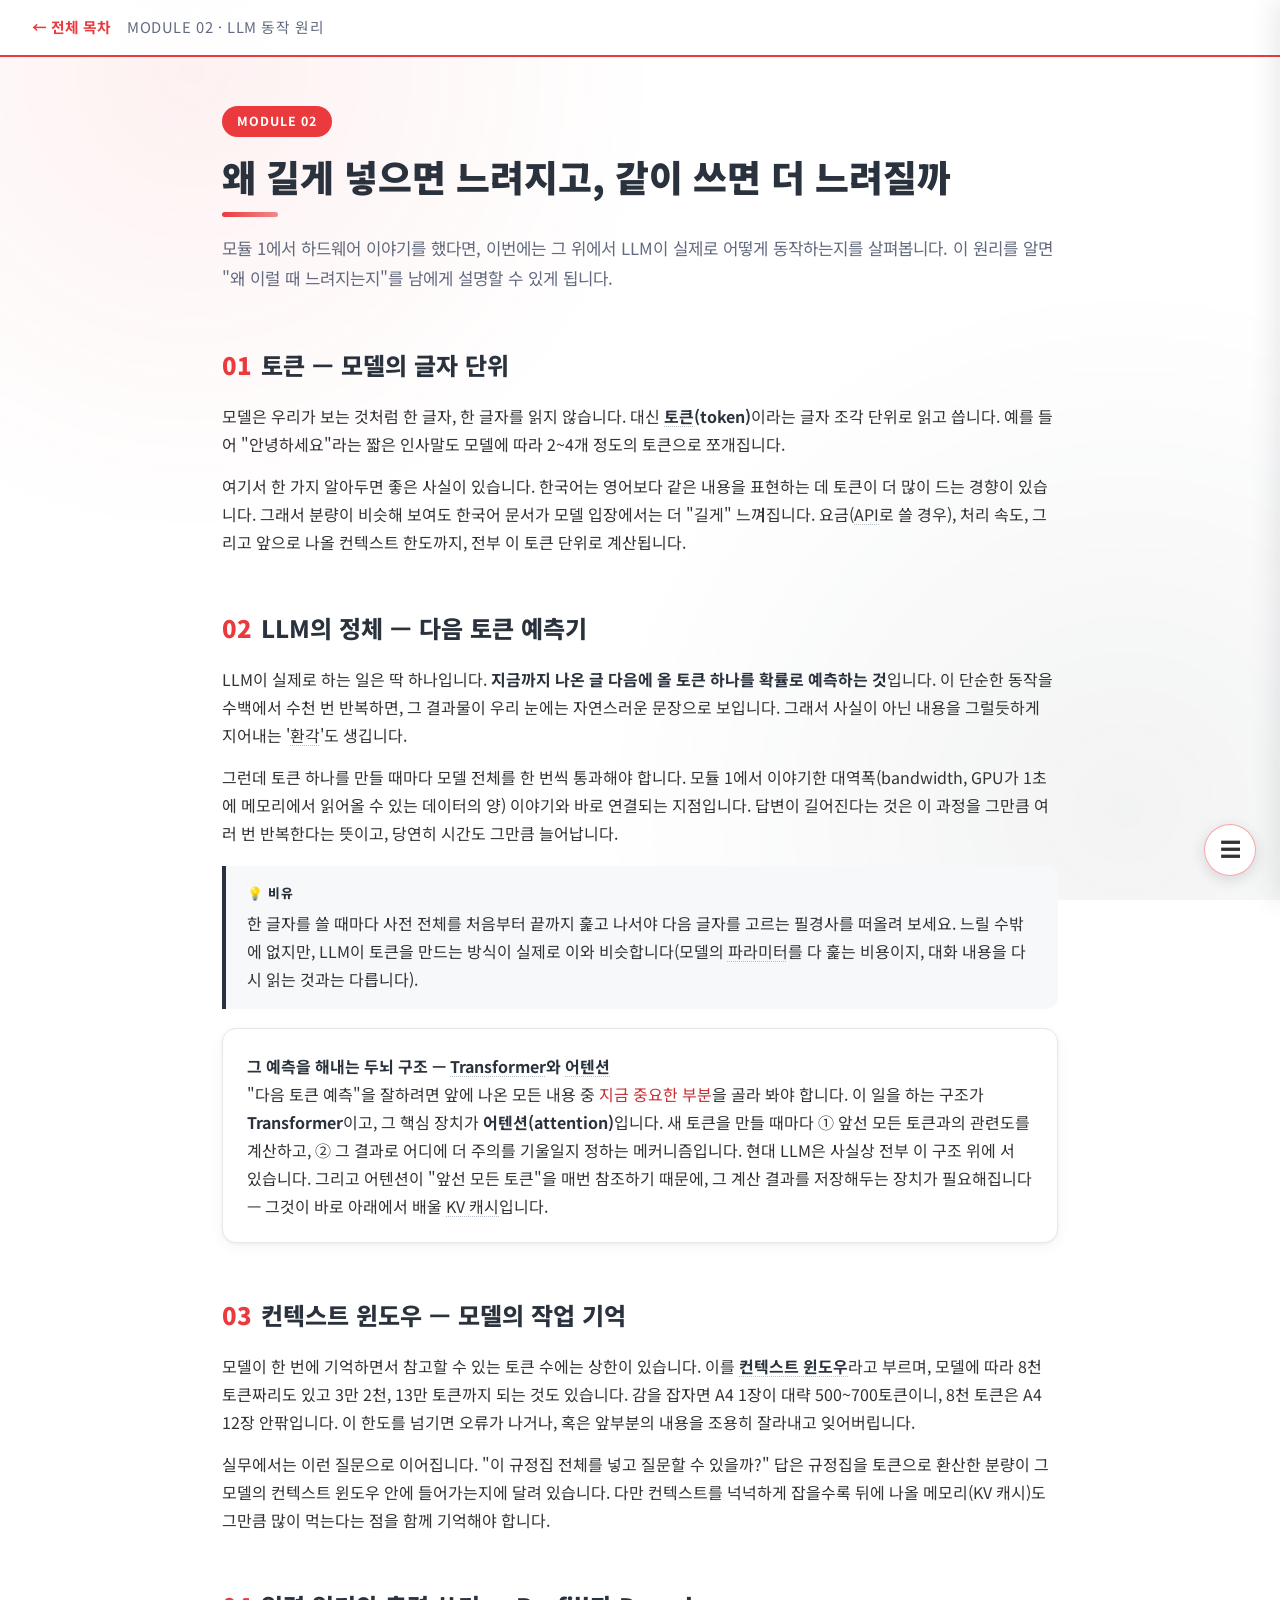
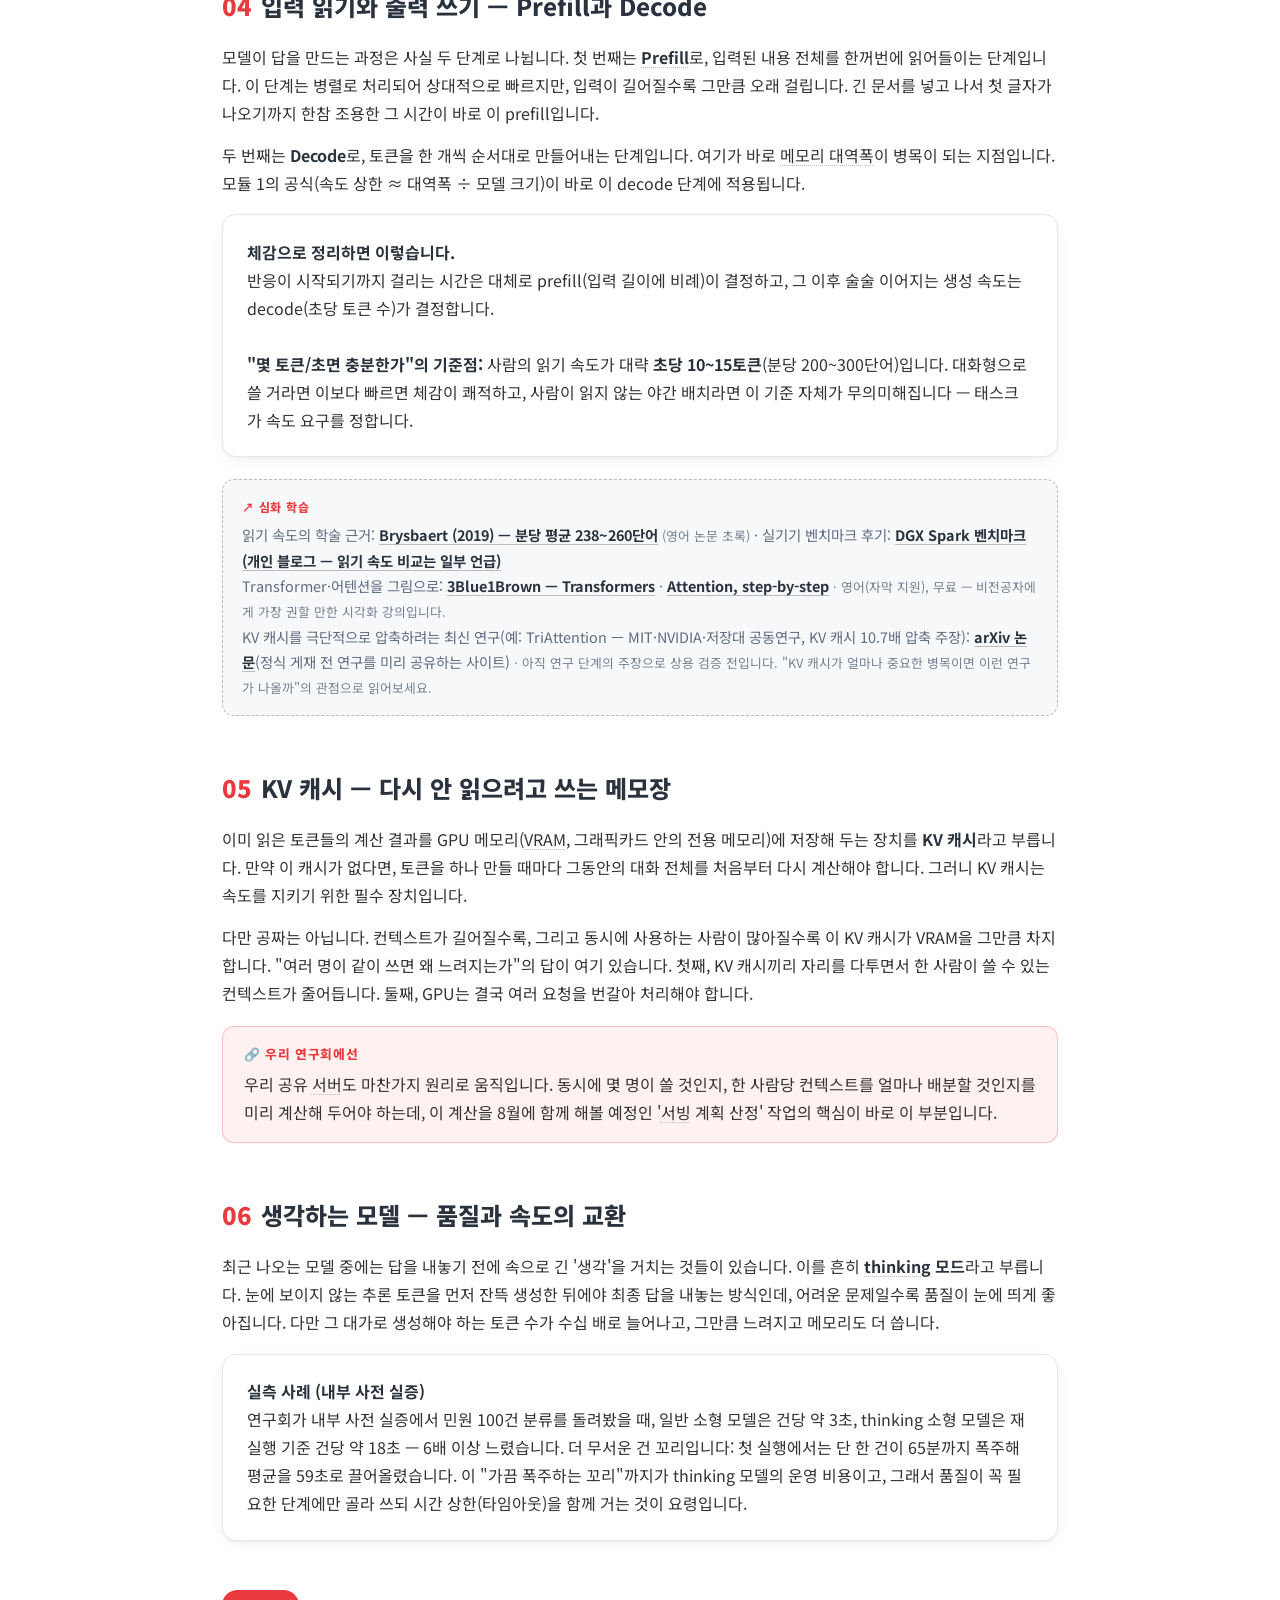
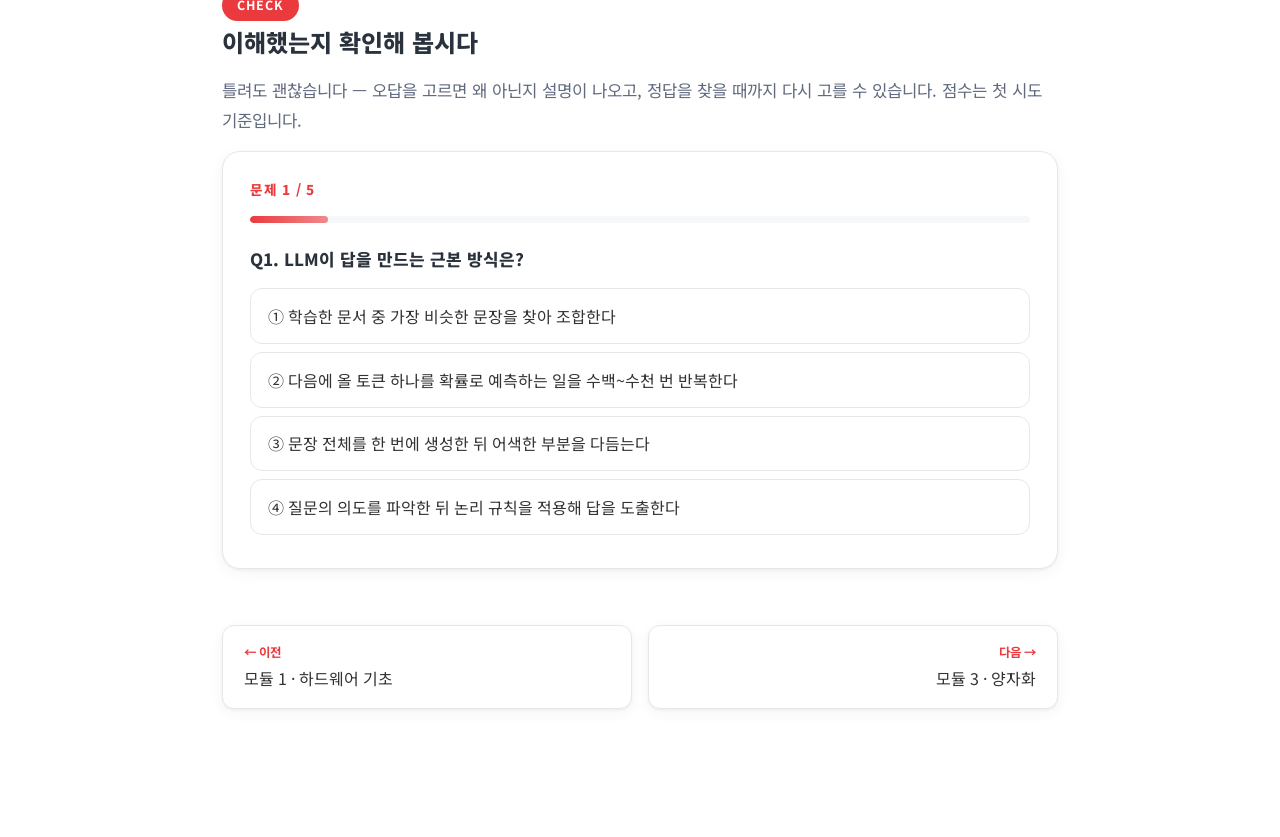
<file: modules/02-how-llm-works.html>
<!DOCTYPE html>
<html lang="ko">
<head>
<meta charset="UTF-8">
<meta name="viewport" content="width=device-width, initial-scale=1.0">
<title>모듈 2 · LLM 동작 원리 — AXIS 학습 세션</title>
<link rel="stylesheet" href="../assets/style.css">
</head>
<body>

<nav class="topnav">
  <a href="../index.html">← 전체 목차</a>
  <span class="mod-label">MODULE 02 · LLM 동작 원리</span>
</nav>

<div class="wrap">

<span class="badge">MODULE 02</span>
<h1>왜 길게 넣으면 느려지고, 같이 쓰면 더 느려질까</h1>
<p class="lead">모듈 1에서 하드웨어 이야기를 했다면, 이번에는 그 위에서 LLM이 실제로 어떻게 동작하는지를 살펴봅니다. 이 원리를 알면 "왜 이럴 때 느려지는지"를 남에게 설명할 수 있게 됩니다.</p>

<h2><span class="num">01</span>토큰 — 모델의 글자 단위</h2>

<p>모델은 우리가 보는 것처럼 한 글자, 한 글자를 읽지 않습니다. 대신 <strong>토큰(token)</strong>이라는 글자 조각 단위로 읽고 씁니다. 예를 들어 "안녕하세요"라는 짧은 인사말도 모델에 따라 2~4개 정도의 토큰으로 쪼개집니다.</p>

<p>여기서 한 가지 알아두면 좋은 사실이 있습니다. 한국어는 영어보다 같은 내용을 표현하는 데 토큰이 더 많이 드는 경향이 있습니다. 그래서 분량이 비슷해 보여도 한국어 문서가 모델 입장에서는 더 "길게" 느껴집니다. 요금(API로 쓸 경우), 처리 속도, 그리고 앞으로 나올 컨텍스트 한도까지, 전부 이 토큰 단위로 계산됩니다.</p>

<h2><span class="num">02</span>LLM의 정체 — 다음 토큰 예측기</h2>

<p>LLM이 실제로 하는 일은 딱 하나입니다. <strong>지금까지 나온 글 다음에 올 토큰 하나를 확률로 예측하는 것</strong>입니다. 이 단순한 동작을 수백에서 수천 번 반복하면, 그 결과물이 우리 눈에는 자연스러운 문장으로 보입니다. 그래서 사실이 아닌 내용을 그럴듯하게 지어내는 '환각'도 생깁니다.</p>

<p>그런데 토큰 하나를 만들 때마다 모델 전체를 한 번씩 통과해야 합니다. 모듈 1에서 이야기한 대역폭(bandwidth, GPU가 1초에 메모리에서 읽어올 수 있는 데이터의 양) 이야기와 바로 연결되는 지점입니다. 답변이 길어진다는 것은 이 과정을 그만큼 여러 번 반복한다는 뜻이고, 당연히 시간도 그만큼 늘어납니다.</p>

<div class="analogy">
한 글자를 쓸 때마다 사전 전체를 처음부터 끝까지 훑고 나서야 다음 글자를 고르는 필경사를 떠올려 보세요. 느릴 수밖에 없지만, LLM이 토큰을 만드는 방식이 실제로 이와 비슷합니다(모델의 파라미터를 다 훑는 비용이지, 대화 내용을 다시 읽는 것과는 다릅니다).
</div>

<div class="card">
<strong>그 예측을 해내는 두뇌 구조 — Transformer와 어텐션</strong><br>
"다음 토큰 예측"을 잘하려면 앞에 나온 모든 내용 중 <em>지금 중요한 부분</em>을 골라 봐야 합니다. 이 일을 하는 구조가 <strong>Transformer</strong>이고, 그 핵심 장치가 <strong>어텐션(attention)</strong>입니다. 새 토큰을 만들 때마다 ① 앞선 모든 토큰과의 관련도를 계산하고, ② 그 결과로 어디에 더 주의를 기울일지 정하는 메커니즘입니다. 현대 LLM은 사실상 전부 이 구조 위에 서 있습니다. 그리고 어텐션이 "앞선 모든 토큰"을 매번 참조하기 때문에, 그 계산 결과를 저장해두는 장치가 필요해집니다 — 그것이 바로 아래에서 배울 KV 캐시입니다.
</div>

<h2><span class="num">03</span>컨텍스트 윈도우 — 모델의 작업 기억</h2>

<p>모델이 한 번에 기억하면서 참고할 수 있는 토큰 수에는 상한이 있습니다. 이를 <strong>컨텍스트 윈도우</strong>라고 부르며, 모델에 따라 8천 토큰짜리도 있고 3만 2천, 13만 토큰까지 되는 것도 있습니다. 감을 잡자면 A4 1장이 대략 500~700토큰이니, 8천 토큰은 A4 12장 안팎입니다. 이 한도를 넘기면 오류가 나거나, 혹은 앞부분의 내용을 조용히 잘라내고 잊어버립니다.</p>

<p>실무에서는 이런 질문으로 이어집니다. "이 규정집 전체를 넣고 질문할 수 있을까?" 답은 규정집을 토큰으로 환산한 분량이 그 모델의 컨텍스트 윈도우 안에 들어가는지에 달려 있습니다. 다만 컨텍스트를 넉넉하게 잡을수록 뒤에 나올 메모리(KV 캐시)도 그만큼 많이 먹는다는 점을 함께 기억해야 합니다.</p>

<h2><span class="num">04</span>입력 읽기와 출력 쓰기 — Prefill과 Decode</h2>

<p>모델이 답을 만드는 과정은 사실 두 단계로 나뉩니다. 첫 번째는 <strong>Prefill</strong>로, 입력된 내용 전체를 한꺼번에 읽어들이는 단계입니다. 이 단계는 병렬로 처리되어 상대적으로 빠르지만, 입력이 길어질수록 그만큼 오래 걸립니다. 긴 문서를 넣고 나서 첫 글자가 나오기까지 한참 조용한 그 시간이 바로 이 prefill입니다.</p>

<p>두 번째는 <strong>Decode</strong>로, 토큰을 한 개씩 순서대로 만들어내는 단계입니다. 여기가 바로 메모리 대역폭이 병목이 되는 지점입니다. 모듈 1의 공식(속도 상한 ≈ 대역폭 ÷ 모델 크기)이 바로 이 decode 단계에 적용됩니다.</p>

<div class="card">
<strong>체감으로 정리하면 이렇습니다.</strong><br>
반응이 시작되기까지 걸리는 시간은 대체로 prefill(입력 길이에 비례)이 결정하고, 그 이후 술술 이어지는 생성 속도는 decode(초당 토큰 수)가 결정합니다.<br><br>
<strong>"몇 토큰/초면 충분한가"의 기준점:</strong> 사람의 읽기 속도가 대략 <strong>초당 10~15토큰</strong>(분당 200~300단어)입니다. 대화형으로 쓸 거라면 이보다 빠르면 체감이 쾌적하고, 사람이 읽지 않는 야간 배치라면 이 기준 자체가 무의미해집니다 — 태스크가 속도 요구를 정합니다.
</div>

<div class="further">
읽기 속도의 학술 근거: <a href="https://www.sciencedirect.com/science/article/abs/pii/S0749596X19300786" target="_blank" rel="noopener">Brysbaert (2019) — 분당 평균 238~260단어</a> <span class="note">(영어 논문 초록)</span> · 실기기 벤치마크 후기: <a href="https://wikidocs.net/blog/@jaehong/11406/" target="_blank" rel="noopener">DGX Spark 벤치마크(개인 블로그 — 읽기 속도 비교는 일부 언급)</a><br>
Transformer·어텐션을 그림으로: <a href="https://www.3blue1brown.com/lessons/gpt/" target="_blank" rel="noopener">3Blue1Brown — Transformers</a> · <a href="https://www.3blue1brown.com/lessons/attention/" target="_blank" rel="noopener">Attention, step-by-step</a> <span class="note">· 영어(자막 지원), 무료 — 비전공자에게 가장 권할 만한 시각화 강의입니다.</span><br>
KV 캐시를 극단적으로 압축하려는 최신 연구(예: TriAttention — MIT·NVIDIA·저장대 공동연구, KV 캐시 10.7배 압축 주장): <a href="https://arxiv.org/abs/2604.04921" target="_blank" rel="noopener">arXiv 논문</a>(정식 게재 전 연구를 미리 공유하는 사이트) <span class="note">· 아직 연구 단계의 주장으로 상용 검증 전입니다. "KV 캐시가 얼마나 중요한 병목이면 이런 연구가 나올까"의 관점으로 읽어보세요.</span>
</div>

<h2><span class="num">05</span>KV 캐시 — 다시 안 읽으려고 쓰는 메모장</h2>

<p>이미 읽은 토큰들의 계산 결과를 GPU 메모리(VRAM, 그래픽카드 안의 전용 메모리)에 저장해 두는 장치를 <strong>KV 캐시</strong>라고 부릅니다. 만약 이 캐시가 없다면, 토큰을 하나 만들 때마다 그동안의 대화 전체를 처음부터 다시 계산해야 합니다. 그러니 KV 캐시는 속도를 지키기 위한 필수 장치입니다.</p>

<p>다만 공짜는 아닙니다. 컨텍스트가 길어질수록, 그리고 동시에 사용하는 사람이 많아질수록 이 KV 캐시가 VRAM을 그만큼 차지합니다. "여러 명이 같이 쓰면 왜 느려지는가"의 답이 여기 있습니다. 첫째, KV 캐시끼리 자리를 다투면서 한 사람이 쓸 수 있는 컨텍스트가 줄어듭니다. 둘째, GPU는 결국 여러 요청을 번갈아 처리해야 합니다.</p>

<div class="axis-box">
우리 공유 서버도 마찬가지 원리로 움직입니다. 동시에 몇 명이 쓸 것인지, 한 사람당 컨텍스트를 얼마나 배분할 것인지를 미리 계산해 두어야 하는데, 이 계산을 8월에 함께 해볼 예정인 '서빙 계획 산정' 작업의 핵심이 바로 이 부분입니다.
</div>

<h2><span class="num">06</span>생각하는 모델 — 품질과 속도의 교환</h2>

<p>최근 나오는 모델 중에는 답을 내놓기 전에 속으로 긴 '생각'을 거치는 것들이 있습니다. 이를 흔히 <strong>thinking 모드</strong>라고 부릅니다. 눈에 보이지 않는 추론 토큰을 먼저 잔뜩 생성한 뒤에야 최종 답을 내놓는 방식인데, 어려운 문제일수록 품질이 눈에 띄게 좋아집니다. 다만 그 대가로 생성해야 하는 토큰 수가 수십 배로 늘어나고, 그만큼 느려지고 메모리도 더 씁니다.</p>

<div class="card">
<strong>실측 사례 (내부 사전 실증)</strong><br>
연구회가 내부 사전 실증에서 민원 100건 분류를 돌려봤을 때, 일반 소형 모델은 건당 약 3초, thinking 소형 모델은 재실행 기준 건당 약 18초 — 6배 이상 느렸습니다. 더 무서운 건 꼬리입니다: 첫 실행에서는 단 한 건이 65분까지 폭주해 평균을 59초로 끌어올렸습니다. 이 "가끔 폭주하는 꼬리"까지가 thinking 모델의 운영 비용이고, 그래서 품질이 꼭 필요한 단계에만 골라 쓰되 시간 상한(타임아웃)을 함께 거는 것이 요령입니다.
</div>

<div id="quiz"></div>

<div class="pager">
  <a href="01-hardware.html"><span class="dir">← 이전</span>모듈 1 · 하드웨어 기초</a>
  <a class="next" href="03-quantization.html"><span class="dir">다음 →</span>모듈 3 · 양자화</a>
</div>

</div>

<script>
const QUIZ = [
  {
    "q": "LLM이 답을 만드는 근본 방식은?",
    "opts": [
      "학습한 문서 중 가장 비슷한 문장을 찾아 조합한다",
      "다음에 올 토큰 하나를 확률로 예측하는 일을 수백~수천 번 반복한다",
      "문장 전체를 한 번에 생성한 뒤 어색한 부분을 다듬는다",
      "질문의 의도를 파악한 뒤 논리 규칙을 적용해 답을 도출한다"
    ],
    "a": 1,
    "wrongWhy": [
      "검색엔진의 방식입니다. LLM은 저장된 문장을 '찾는' 게 아니라 매번 새로 '생성'합니다 — 그래서 학습에 없던 조합도 만들고, 그럴듯한 거짓(환각)도 만듭니다.",
      null,
      "한 번에 만들고 다듬는 게 아니라, 앞에서부터 토큰 하나씩 순서대로 생성합니다. 그래서 답변 길이에 비례해 시간이 걸리는 것입니다.",
      "명시적 논리 규칙은 LLM 이전 세대(규칙 기반 AI)의 방식입니다. LLM에는 '규칙'이 들어 있지 않고, 데이터에서 배운 확률만 있습니다."
    ],
    "why": "LLM은 '다음 토큰 예측기'입니다. 검색도, 일괄 생성도, 규칙 추론도 아닌 — 확률 예측의 반복이라는 점에서 강점(유연함)과 약점(환각)이 모두 나옵니다."
  },
  {
    "q": "긴 문서를 넣었을 때 \"첫 글자가 나오기까지 한참 조용한\" 이유는?",
    "opts": [
      "KV 캐시가 가득 차서 비우는 중이라서",
      "입력 전체를 읽어들이는 prefill 단계가 입력 길이에 비례해 걸려서",
      "decode(생성) 속도가 입력이 길수록 느려져서",
      "컨텍스트 윈도우를 초과한 앞부분을 잘라내는 중이라서"
    ],
    "a": 1,
    "wrongWhy": [
      "KV 캐시는 이때 '차오르는' 중이지 비우는 게 아닙니다 — prefill이 바로 입력을 읽으며 KV 캐시를 채우는 과정입니다.",
      null,
      "decode는 첫 토큰이 나온 '뒤'의 생성 속도입니다. 입력 길이는 첫 반응까지의 시간(prefill)에 영향을 주고, 이후 술술 나오는 속도는 별개입니다 — 두 단계를 가르는 것이 이 문제의 핵심입니다.",
      "한도 초과 시의 잘라내기는 즉각적인 처리라 체감 지연의 원인이 아닙니다. 침묵의 정체는 입력 전체를 읽는 계산 시간입니다."
    ],
    "why": "반응 시작까지 = prefill(입력 길이 비례), 이후 생성 속도 = decode(대역폭 병목). 이 구분이 잡히면 '어디가 느린지'를 정확히 말할 수 있습니다."
  },
  {
    "q": "KV 캐시가 저장하는 것은?",
    "opts": [
      "자주 나온 질문과 답변 쌍 — 같은 질문이 오면 재사용한다",
      "지금 대화에서 이미 읽은 토큰들의 계산 결과 — 토큰마다 처음부터 재계산하는 것을 피한다",
      "모델 파라미터 중 자주 쓰이는 부분 — VRAM에 미리 올려둔다",
      "지난 대화들의 내용 — 새 대화에서도 기억하게 해준다"
    ],
    "a": 1,
    "wrongWhy": [
      "그건 웹서비스의 '응답 캐시' 개념입니다. KV 캐시는 답변 재사용이 아니라, 진행 중인 대화 안에서의 중간 계산 결과 저장입니다.",
      null,
      "파라미터는 처음부터 전부 VRAM에 올라가 있습니다(모듈 1). KV 캐시는 파라미터가 아니라 '대화 내용 쪽'의 계산 결과입니다.",
      "KV 캐시는 대화가 끝나면 사라집니다. 지난 대화 기억은 컨텍스트에 다시 넣어주지 않는 한 존재하지 않습니다(모듈 0의 학습·추론 구분)."
    ],
    "why": "KV 캐시 = 현재 대화에서 읽은 토큰들의 계산 결과 메모장. 그래서 컨텍스트가 길수록, 동시 사용자가 많을수록 VRAM을 먹습니다."
  },
  {
    "q": "공유 서버를 여러 명이 동시에 쓰면 느려지는 이유는?",
    "opts": [
      "사용자 수만큼 모델을 복사해 올려야 해서 VRAM이 부족해진다",
      "KV 캐시 등 GPU 메모리와 연산을 여러 요청이 나눠 쓰기 때문",
      "사용자마다 모델을 새로 초기화(재시작)해야 해서",
      "사내망 네트워크 대역폭이 나뉘어서"
    ],
    "a": 1,
    "wrongWhy": [
      "모델 무게는 한 번만 올라가고 모두가 공유합니다. 사용자별로 늘어나는 것은 모델이 아니라 각자의 KV 캐시입니다 — 이 구분이 서빙 계획 산정의 출발점입니다.",
      null,
      "모델은 상주하며 요청만 갈아탑니다. 재시작은 모델을 교체할 때나 하는 일입니다.",
      "텍스트 몇 KB를 주고받는 일이라 사내망에는 티도 안 납니다. 병목은 네트워크가 아니라 GPU 안의 메모리·연산 경쟁입니다."
    ],
    "why": "모델(공유 1부) + 사용자별 KV 캐시(인원수만큼) 구조입니다. 그래서 '동시 몇 명 × 1인당 컨텍스트'가 서빙 계획의 핵심 산식이 됩니다."
  },
  {
    "q": "thinking(추론) 모드에 대한 설명으로 옳은 것은?",
    "opts": [
      "어려운 질문이 오면 자동으로 더 큰 모델로 전환해 답한다",
      "품질이 오르는 대신, 보이지 않는 생각 토큰 때문에 수십 배 느려질 수 있다",
      "생각 과정은 화면에 표시되지 않으므로 속도·메모리에 영향이 없다",
      "컨텍스트 윈도우를 일시적으로 늘려주는 기능이다"
    ],
    "a": 1,
    "wrongWhy": [
      "모델 전환이 아니라 같은 모델이 답하기 전에 긴 '생각 토큰'을 생성하는 방식입니다. 모델은 그대로, 계산량이 늘어나는 것입니다.",
      null,
      "화면에 안 보여도 생각 토큰은 전부 실제로 생성되고 KV 캐시에 쌓입니다 — '안 보이면 공짜'가 아니라는 게 함정입니다. 우리 사전 실증에서 건당 3초가 18초로 늘어난 것이 바로 이 비용입니다.",
      "컨텍스트 한도는 그대로입니다. 오히려 생각 토큰이 그 한도를 잡아먹는 쪽에 가깝습니다."
    ],
    "why": "thinking = 같은 모델이 답 전에 추론 토큰을 대량 생성하는 방식. 품질↑ 비용↑(시간·메모리) — 그래서 품질이 꼭 필요한 단계에만 골라 씁니다."
  }
];
</script>
<script src="../assets/quiz.js"></script>
<script src="../assets/toc.js" defer></script>
<script src="../assets/gloss.js" defer></script>
</body>
</html>
</file>
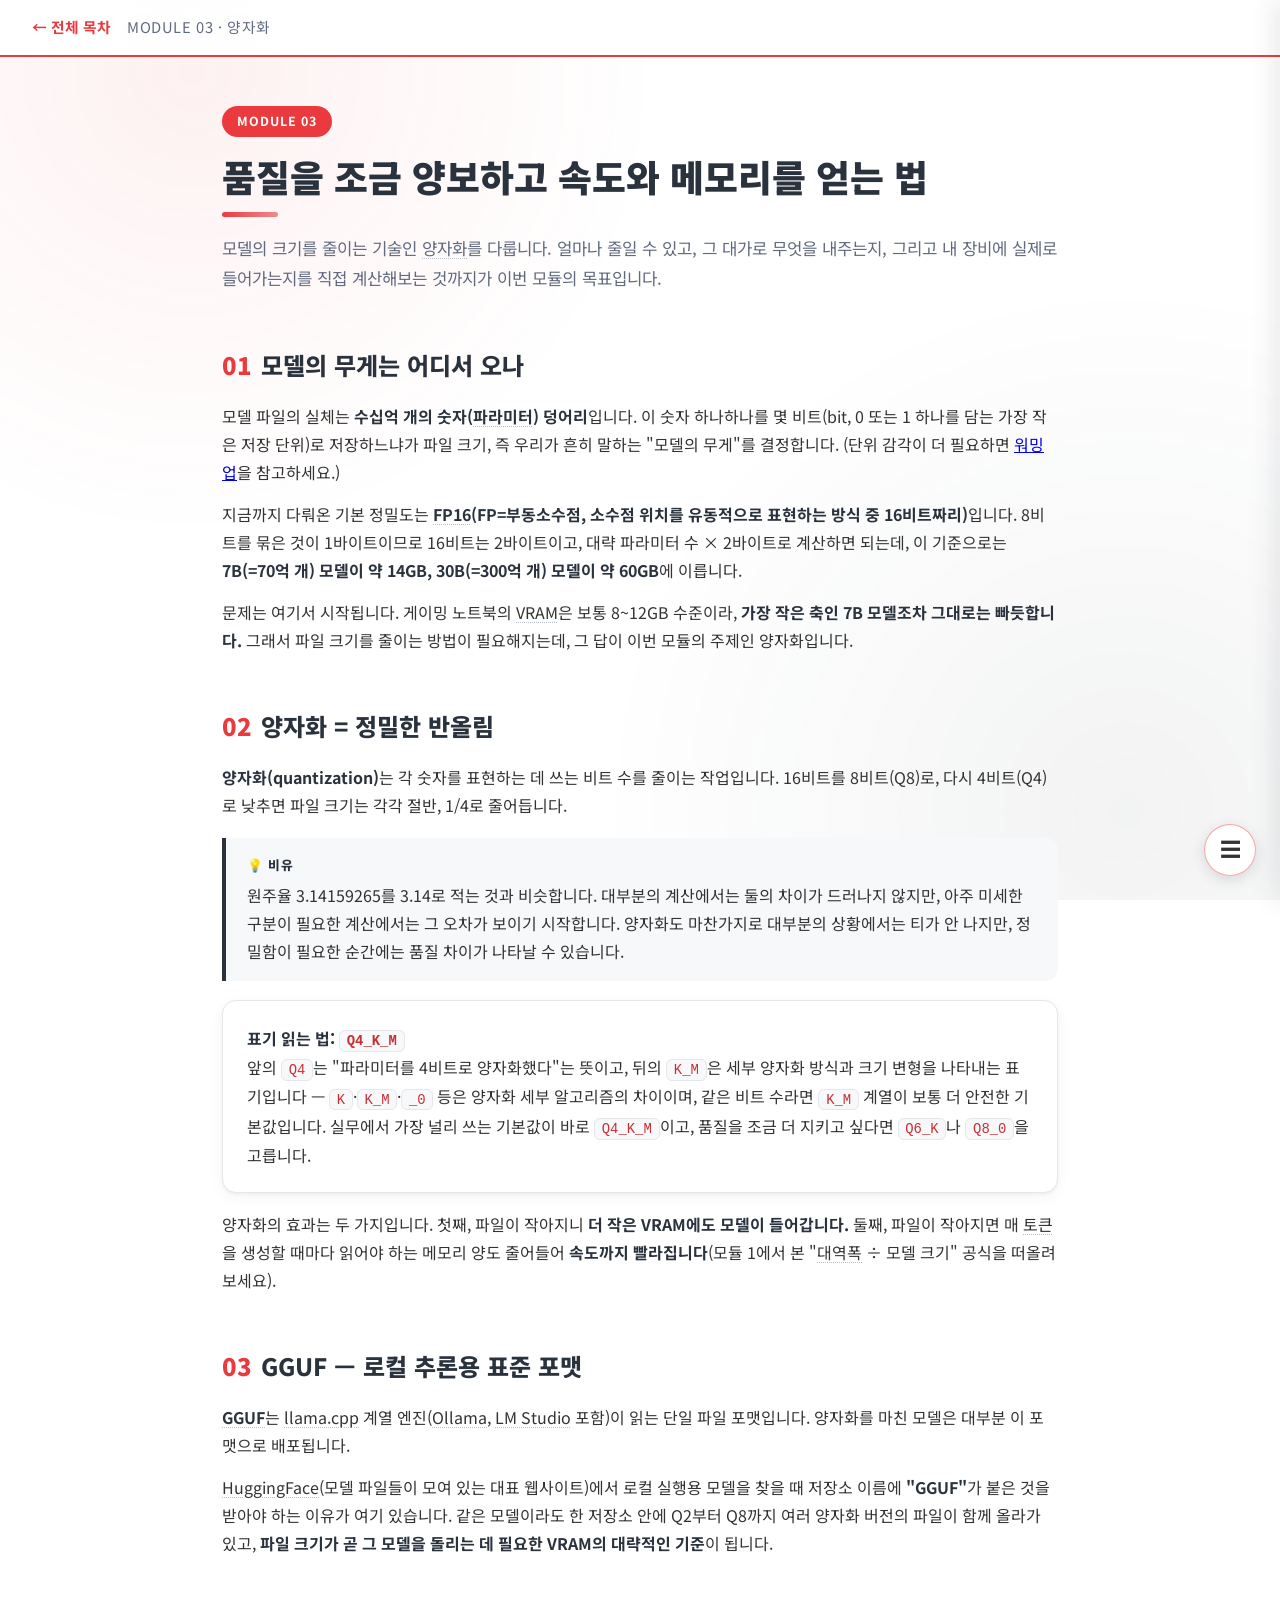
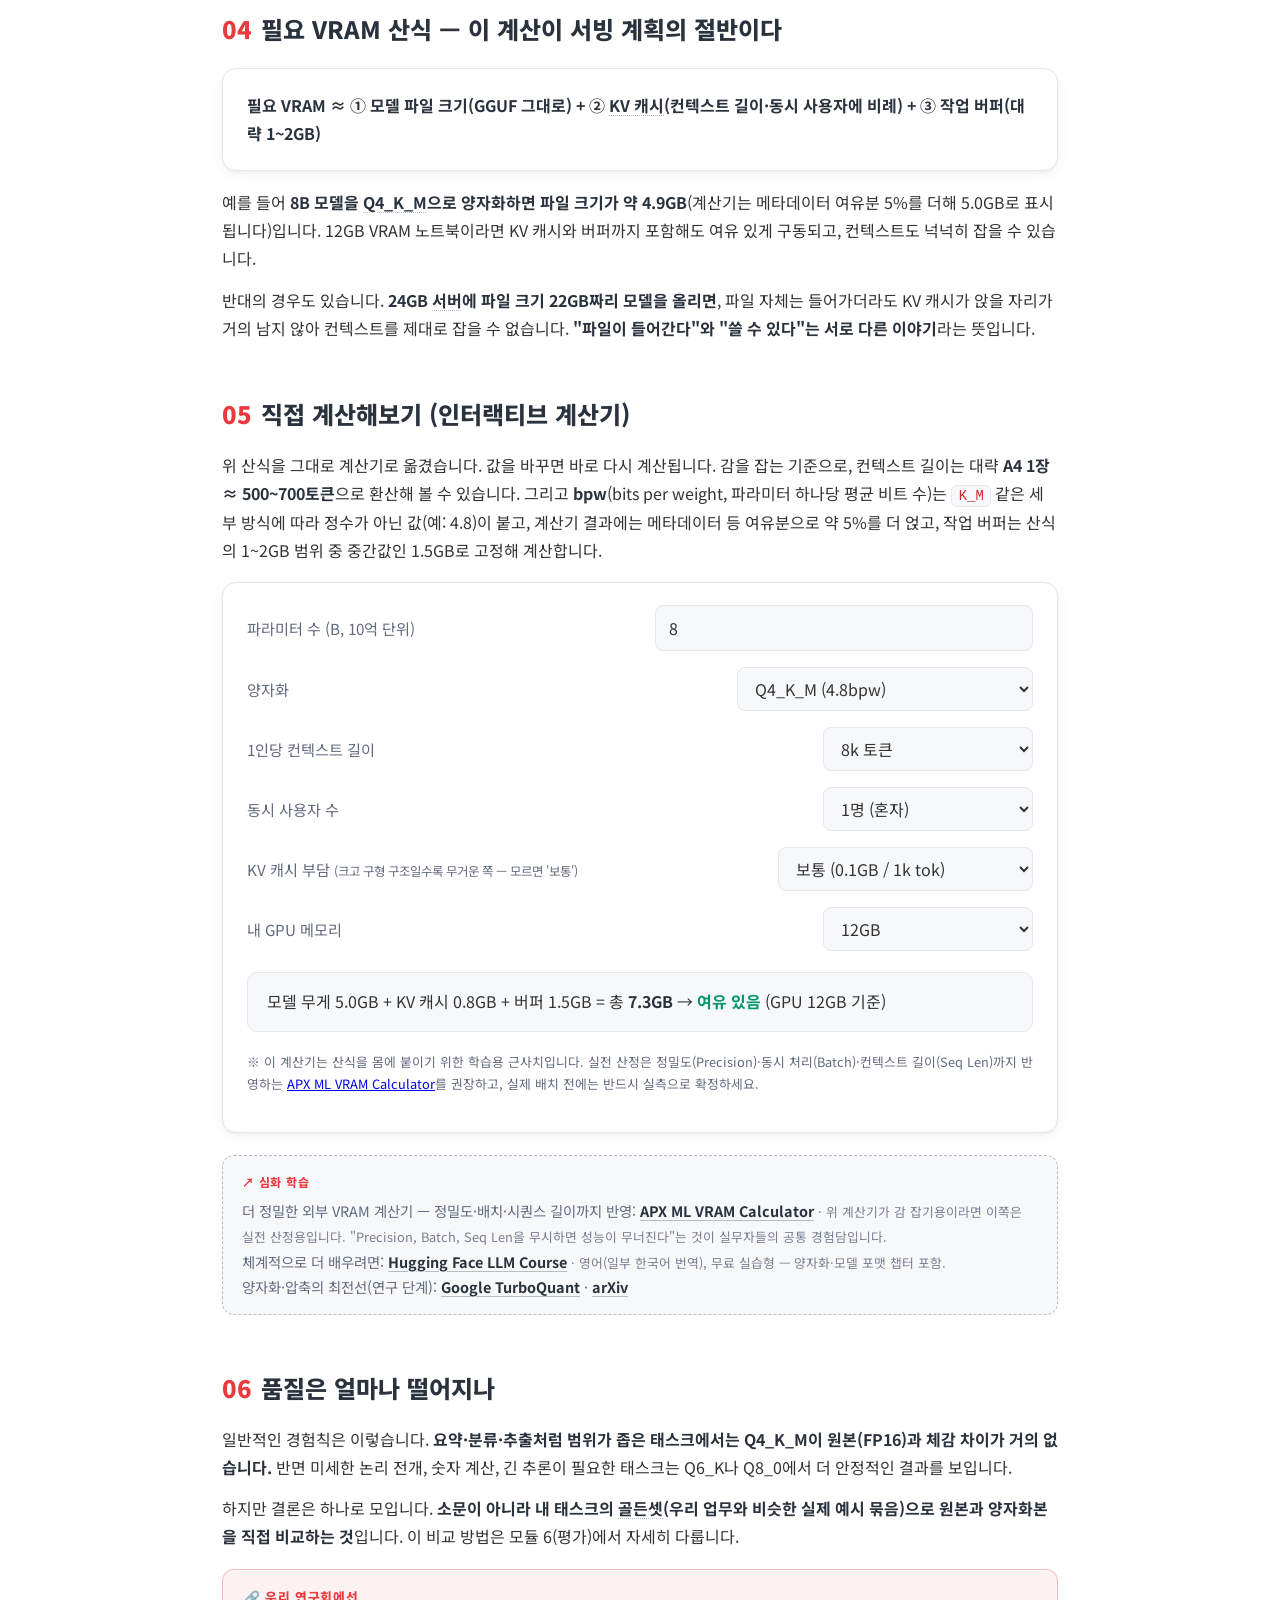
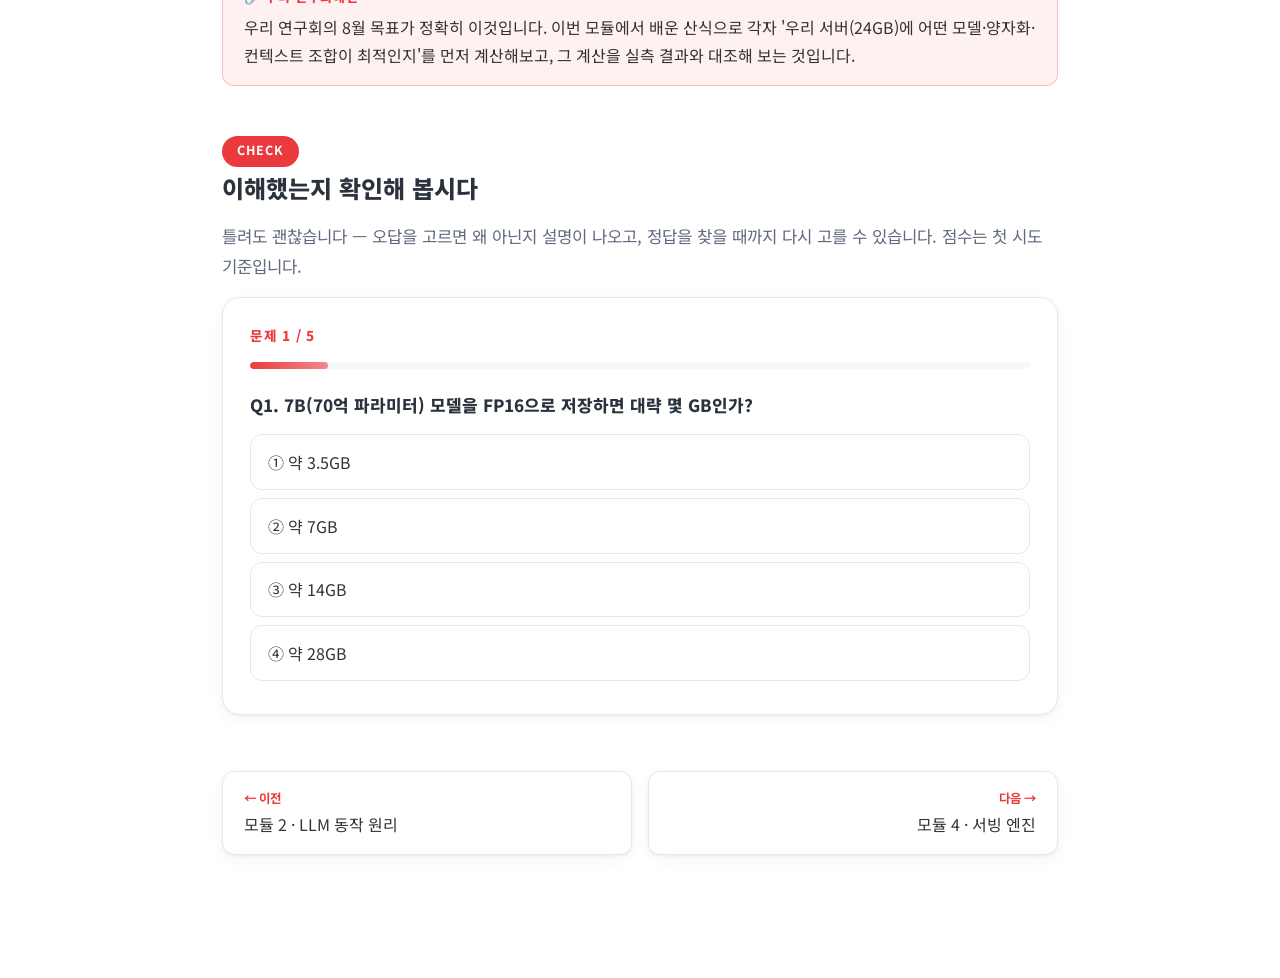
<file: modules/03-quantization.html>
<!DOCTYPE html>
<html lang="ko">
<head>
<meta charset="UTF-8">
<meta name="viewport" content="width=device-width, initial-scale=1.0">
<title>모듈 3 · 양자화 — AXIS 학습 세션</title>
<link rel="stylesheet" href="../assets/style.css">
<style>
.calc-card { display: flex; flex-direction: column; gap: 1rem; }
.calc-row { display: flex; align-items: center; justify-content: space-between; gap: 1rem; flex-wrap: wrap; }
.calc-row label { color: var(--text-dim); font-size: 0.95rem; }
.calc-row input, .calc-row select {
  background: var(--bg-soft);
  border: 1px solid var(--card-border);
  color: var(--text);
  padding: 0.5rem 0.8rem;
  border-radius: 8px;
  font: inherit;
  min-width: 210px;
}
.calc-row input:focus, .calc-row select:focus { outline: none; border-color: var(--accent); }
.calc-result { margin-top: 0.3rem; padding: 1rem 1.2rem; border-radius: 10px; background: var(--bg-soft); border: 1px solid var(--card-border); font-size: 1rem; line-height: 1.6; }
.calc-note { font-size: 0.8rem; color: var(--text-dim); margin-top: 0.2rem; }
</style>
</head>
<body>

<nav class="topnav">
  <a href="../index.html">← 전체 목차</a>
  <span class="mod-label">MODULE 03 · 양자화</span>
</nav>

<div class="wrap">

<span class="badge">MODULE 03</span>
<h1>품질을 조금 양보하고 속도와 메모리를 얻는 법</h1>
<p class="lead">모델의 크기를 줄이는 기술인 양자화를 다룹니다. 얼마나 줄일 수 있고, 그 대가로 무엇을 내주는지, 그리고 내 장비에 실제로 들어가는지를 직접 계산해보는 것까지가 이번 모듈의 목표입니다.</p>

<h2><span class="num">01</span>모델의 무게는 어디서 오나</h2>

<p>모델 파일의 실체는 <strong>수십억 개의 숫자(파라미터) 덩어리</strong>입니다. 이 숫자 하나하나를 몇 비트(bit, 0 또는 1 하나를 담는 가장 작은 저장 단위)로 저장하느냐가 파일 크기, 즉 우리가 흔히 말하는 "모델의 무게"를 결정합니다. (단위 감각이 더 필요하면 <a href="warmup.html">워밍업</a>을 참고하세요.)</p>

<p>지금까지 다뤄온 기본 정밀도는 <strong>FP16(FP=부동소수점, 소수점 위치를 유동적으로 표현하는 방식 중 16비트짜리)</strong>입니다. 8비트를 묶은 것이 1바이트이므로 16비트는 2바이트이고, 대략 파라미터 수 × 2바이트로 계산하면 되는데, 이 기준으로는 <strong>7B(=70억 개) 모델이 약 14GB, 30B(=300억 개) 모델이 약 60GB</strong>에 이릅니다.</p>

<p>문제는 여기서 시작됩니다. 게이밍 노트북의 VRAM은 보통 8~12GB 수준이라, <strong>가장 작은 축인 7B 모델조차 그대로는 빠듯합니다.</strong> 그래서 파일 크기를 줄이는 방법이 필요해지는데, 그 답이 이번 모듈의 주제인 양자화입니다.</p>

<h2><span class="num">02</span>양자화 = 정밀한 반올림</h2>

<p><strong>양자화(quantization)</strong>는 각 숫자를 표현하는 데 쓰는 비트 수를 줄이는 작업입니다. 16비트를 8비트(Q8)로, 다시 4비트(Q4)로 낮추면 파일 크기는 각각 절반, 1/4로 줄어듭니다.</p>

<div class="analogy">
원주율 3.14159265를 3.14로 적는 것과 비슷합니다. 대부분의 계산에서는 둘의 차이가 드러나지 않지만, 아주 미세한 구분이 필요한 계산에서는 그 오차가 보이기 시작합니다. 양자화도 마찬가지로 대부분의 상황에서는 티가 안 나지만, 정밀함이 필요한 순간에는 품질 차이가 나타날 수 있습니다.
</div>

<div class="card">
<strong>표기 읽는 법: <code>Q4_K_M</code></strong><br>
앞의 <code>Q4</code>는 "파라미터를 4비트로 양자화했다"는 뜻이고, 뒤의 <code>K_M</code>은 세부 양자화 방식과 크기 변형을 나타내는 표기입니다 — <code>K</code>·<code>K_M</code>·<code>_0</code> 등은 양자화 세부 알고리즘의 차이이며, 같은 비트 수라면 <code>K_M</code> 계열이 보통 더 안전한 기본값입니다. 실무에서 가장 널리 쓰는 기본값이 바로 <code>Q4_K_M</code>이고, 품질을 조금 더 지키고 싶다면 <code>Q6_K</code>나 <code>Q8_0</code>을 고릅니다.
</div>

<p>양자화의 효과는 두 가지입니다. 첫째, 파일이 작아지니 <strong>더 작은 VRAM에도 모델이 들어갑니다.</strong> 둘째, 파일이 작아지면 매 토큰을 생성할 때마다 읽어야 하는 메모리 양도 줄어들어 <strong>속도까지 빨라집니다</strong>(모듈 1에서 본 "대역폭 ÷ 모델 크기" 공식을 떠올려 보세요).</p>

<h2><span class="num">03</span>GGUF — 로컬 추론용 표준 포맷</h2>

<p><strong>GGUF</strong>는 llama.cpp 계열 엔진(Ollama, LM Studio 포함)이 읽는 단일 파일 포맷입니다. 양자화를 마친 모델은 대부분 이 포맷으로 배포됩니다.</p>

<p>HuggingFace(모델 파일들이 모여 있는 대표 웹사이트)에서 로컬 실행용 모델을 찾을 때 저장소 이름에 <strong>"GGUF"</strong>가 붙은 것을 받아야 하는 이유가 여기 있습니다. 같은 모델이라도 한 저장소 안에 Q2부터 Q8까지 여러 양자화 버전의 파일이 함께 올라가 있고, <strong>파일 크기가 곧 그 모델을 돌리는 데 필요한 VRAM의 대략적인 기준</strong>이 됩니다.</p>

<h2><span class="num">04</span>필요 VRAM 산식 — 이 계산이 서빙 계획의 절반이다</h2>

<div class="card">
<strong>필요 VRAM ≈ ① 모델 파일 크기(GGUF 그대로) + ② KV 캐시(컨텍스트 길이·동시 사용자에 비례) + ③ 작업 버퍼(대략 1~2GB)</strong>
</div>

<p>예를 들어 <strong>8B 모델을 Q4_K_M으로 양자화하면 파일 크기가 약 4.9GB</strong>(계산기는 메타데이터 여유분 5%를 더해 5.0GB로 표시됩니다)입니다. 12GB VRAM 노트북이라면 KV 캐시와 버퍼까지 포함해도 여유 있게 구동되고, 컨텍스트도 넉넉히 잡을 수 있습니다.</p>

<p>반대의 경우도 있습니다. <strong>24GB 서버에 파일 크기 22GB짜리 모델을 올리면</strong>, 파일 자체는 들어가더라도 KV 캐시가 앉을 자리가 거의 남지 않아 컨텍스트를 제대로 잡을 수 없습니다. <strong>"파일이 들어간다"와 "쓸 수 있다"는 서로 다른 이야기</strong>라는 뜻입니다.</p>

<h2><span class="num">05</span>직접 계산해보기 (인터랙티브 계산기)</h2>

<p>위 산식을 그대로 계산기로 옮겼습니다. 값을 바꾸면 바로 다시 계산됩니다. 감을 잡는 기준으로, 컨텍스트 길이는 대략 <strong>A4 1장 ≈ 500~700토큰</strong>으로 환산해 볼 수 있습니다. 그리고 <strong>bpw</strong>(bits per weight, 파라미터 하나당 평균 비트 수)는 <code>K_M</code> 같은 세부 방식에 따라 정수가 아닌 값(예: 4.8)이 붙고, 계산기 결과에는 메타데이터 등 여유분으로 약 5%를 더 얹고, 작업 버퍼는 산식의 1~2GB 범위 중 중간값인 1.5GB로 고정해 계산합니다.</p>

<div class="card calc-card">
  <div class="calc-row">
    <label for="calc-params">파라미터 수 (B, 10억 단위)</label>
    <input type="number" id="calc-params" min="0.1" step="0.1" value="8">
  </div>
  <div class="calc-row">
    <label for="calc-quant">양자화</label>
    <select id="calc-quant">
      <option value="16">FP16 (16bpw)</option>
      <option value="8.5">Q8_0 (8.5bpw)</option>
      <option value="6.6">Q6_K (6.6bpw)</option>
      <option value="4.8" selected>Q4_K_M (4.8bpw)</option>
      <option value="3.9">Q3_K_M (3.9bpw)</option>
      <option value="2.9">Q2_K (약 2.9bpw — 품질 크게 저하)</option>
    </select>
  </div>
  <div class="calc-row">
    <label for="calc-ctx">1인당 컨텍스트 길이</label>
    <select id="calc-ctx">
      <option value="4">4k 토큰</option>
      <option value="8" selected>8k 토큰</option>
      <option value="16">16k 토큰</option>
      <option value="32">32k 토큰</option>
      <option value="64">64k 토큰</option>
    </select>
  </div>
  <div class="calc-row">
    <label for="calc-users">동시 사용자 수</label>
    <select id="calc-users">
      <option value="1" selected>1명 (혼자)</option>
      <option value="2">2명</option>
      <option value="4">4명</option>
      <option value="7">7명 (연구회 전원)</option>
    </select>
  </div>
  <div class="calc-row">
    <label for="calc-kv">KV 캐시 부담 <span style="font-weight:400; color:var(--text-dim); font-size:0.82em">(크고 구형 구조일수록 무거운 쪽 — 모르면 '보통')</span></label>
    <select id="calc-kv">
      <option value="0.05">가벼운 모델 (0.05GB / 1k tok)</option>
      <option value="0.1" selected>보통 (0.1GB / 1k tok)</option>
      <option value="0.2">무거운 모델 (0.2GB / 1k tok)</option>
    </select>
  </div>
  <div class="calc-row">
    <label for="calc-gpu">내 GPU 메모리</label>
    <select id="calc-gpu">
      <option value="8">8GB</option>
      <option value="12" selected>12GB</option>
      <option value="16">16GB</option>
      <option value="24">24GB</option>
    </select>
  </div>

  <div id="calc-result" class="calc-result"></div>
  <p class="calc-note">※ 이 계산기는 산식을 몸에 붙이기 위한 학습용 근사치입니다. 실전 산정은 정밀도(Precision)·동시 처리(Batch)·컨텍스트 길이(Seq Len)까지 반영하는 <a href="https://apxml.com/tools/vram-calculator" target="_blank" rel="noopener">APX ML VRAM Calculator</a>를 권장하고, 실제 배치 전에는 반드시 실측으로 확정하세요.</p>
</div>

<div class="further">
더 정밀한 외부 VRAM 계산기 — 정밀도·배치·시퀀스 길이까지 반영: <a href="https://apxml.com/tools/vram-calculator" target="_blank" rel="noopener">APX ML VRAM Calculator</a> <span class="note">· 위 계산기가 감 잡기용이라면 이쪽은 실전 산정용입니다. "Precision, Batch, Seq Len을 무시하면 성능이 무너진다"는 것이 실무자들의 공통 경험담입니다.</span><br>
체계적으로 더 배우려면: <a href="https://huggingface.co/learn/llm-course/en/chapter1/1" target="_blank" rel="noopener">Hugging Face LLM Course</a> <span class="note">· 영어(일부 한국어 번역), 무료 실습형 — 양자화·모델 포맷 챕터 포함.</span><br>
양자화·압축의 최전선(연구 단계): <a href="https://research.google/blog/turboquant-redefining-ai-efficiency-with-extreme-compression/" target="_blank" rel="noopener">Google TurboQuant</a> · <a href="https://arxiv.org/abs/2504.19874" target="_blank" rel="noopener">arXiv</a>
</div>

<h2><span class="num">06</span>품질은 얼마나 떨어지나</h2>

<p>일반적인 경험칙은 이렇습니다. <strong>요약·분류·추출처럼 범위가 좁은 태스크에서는 Q4_K_M이 원본(FP16)과 체감 차이가 거의 없습니다.</strong> 반면 미세한 논리 전개, 숫자 계산, 긴 추론이 필요한 태스크는 Q6_K나 Q8_0에서 더 안정적인 결과를 보입니다.</p>

<p>하지만 결론은 하나로 모입니다. <strong>소문이 아니라 내 태스크의 골든셋(우리 업무와 비슷한 실제 예시 묶음)으로 원본과 양자화본을 직접 비교하는 것</strong>입니다. 이 비교 방법은 모듈 6(평가)에서 자세히 다룹니다.</p>

<div class="axis-box">
우리 연구회의 8월 목표가 정확히 이것입니다. 이번 모듈에서 배운 산식으로 각자 '우리 서버(24GB)에 어떤 모델·양자화·컨텍스트 조합이 최적인지'를 먼저 계산해보고, 그 계산을 실측 결과와 대조해 보는 것입니다.
</div>

<div id="quiz"></div>

<div class="pager">
  <a href="02-how-llm-works.html"><span class="dir">← 이전</span>모듈 2 · LLM 동작 원리</a>
  <a class="next" href="04-serving-engines.html"><span class="dir">다음 →</span>모듈 4 · 서빙 엔진</a>
</div>

</div>

<script>
function calcVram() {
  var params = parseFloat(document.getElementById('calc-params').value) || 0;
  var bpw = parseFloat(document.getElementById('calc-quant').value);
  var ctxK = parseFloat(document.getElementById('calc-ctx').value);
  var users = parseFloat(document.getElementById('calc-users').value);
  var kvCoef = parseFloat(document.getElementById('calc-kv').value);
  var gpu = parseFloat(document.getElementById('calc-gpu').value);

  var weight = params * bpw / 8 * 1.05;
  var kv = ctxK * users * kvCoef;
  var buffer = 1.5;
  var total = weight + kv + buffer;

  var status, color;
  if (total <= gpu * 0.85) {
    status = '여유 있음'; color = 'var(--ok)';
  } else if (total <= gpu) {
    status = '빠듯함'; color = '#d97706';
  } else {
    status = '들어가지 않음'; color = 'var(--wrong)';
  }

  var result = document.getElementById('calc-result');
  var kvDetail = users > 1 ? ' (1인 ' + (ctxK * kvCoef).toFixed(1) + 'GB × ' + users + '명)' : '';
  result.innerHTML = '모델 무게 ' + weight.toFixed(1) + 'GB + KV 캐시 ' + kv.toFixed(1) + 'GB' + kvDetail + ' + 버퍼 1.5GB = 총 <strong>' + total.toFixed(1) + 'GB</strong> → <span style="color:' + color + '; font-weight:700;">' + status + '</span> (GPU ' + gpu + 'GB 기준)';
}

['calc-params', 'calc-quant', 'calc-ctx', 'calc-users', 'calc-kv', 'calc-gpu'].forEach(function (id) {
  var el = document.getElementById(id);
  el.addEventListener('input', calcVram);
  el.addEventListener('change', calcVram);
});
calcVram();
</script>

<script>
const QUIZ = [
  {
    "q": "7B(70억 파라미터) 모델을 FP16으로 저장하면 대략 몇 GB인가?",
    "opts": [
      "약 3.5GB",
      "약 7GB",
      "약 14GB",
      "약 28GB"
    ],
    "a": 2,
    "wrongWhy": [
      "3.5GB는 파라미터당 4비트(0.5바이트), 즉 Q4로 양자화했을 때의 크기입니다 — FP16 원본이 아니라 압축본의 숫자입니다.",
      "7GB는 파라미터당 1바이트, 즉 8비트(Q8급)로 저장한 크기입니다. FP16은 16비트 = 2바이트라 그 두 배입니다.",
      null,
      "28GB는 파라미터당 4바이트, 즉 FP32(32비트)로 저장한 크기입니다. 기본 배포 정밀도는 보통 FP16(2바이트)입니다."
    ],
    "why": "FP16 = 파라미터당 2바이트이므로 70억 × 2B ≈ 14GB. 보기 네 개가 전부 '비트 수를 무엇으로 잡았느냐'의 차이라는 걸 눈치챘다면 이 모듈을 정확히 이해한 겁니다."
  },
  {
    "q": "Q4_K_M에서 'Q4'가 뜻하는 것은?",
    "opts": [
      "파라미터 수를 1/4로 줄인 축소판 모델",
      "파라미터 하나를 약 4비트로 저장하는 양자화",
      "GPU 4장에 나눠 싣도록 분할해둔 포맷",
      "컨텍스트를 4k 토큰으로 제한한 버전"
    ],
    "a": 1,
    "wrongWhy": [
      "파라미터 수를 줄이는 건 별개 기술(증류·프루닝)입니다. 양자화는 파라미터 '개수'는 그대로 두고 각 숫자의 '저장 정밀도'만 낮춥니다 — 70억 개는 그대로 70억 개입니다.",
      null,
      "GPU 분할은 서빙 시점의 옵션(레이어 분할 등)이지 파일 포맷이 아닙니다. 같은 Q4 파일을 1장에도, 2장에 나눠서도 올릴 수 있습니다.",
      "컨텍스트 한도는 모델 구조와 서빙 설정의 문제입니다. 양자화 등급과는 독립적인 축입니다."
    ],
    "why": "양자화는 '개수 축소'가 아니라 '숫자당 비트 축소'입니다. Q4 = 파라미터당 약 4비트 → 파일이 FP16의 약 1/4."
  },
  {
    "q": "양자화하면 메모리 절약뿐 아니라 '속도'까지 빨라지는 이유는?",
    "opts": [
      "비트가 줄면 GPU가 더 높은 클럭으로 동작해서",
      "계산해야 할 레이어(층) 수가 줄어들어서",
      "토큰마다 읽어야 할 모델 데이터의 양이 줄어서",
      "KV 캐시도 자동으로 함께 압축되어서"
    ],
    "a": 2,
    "wrongWhy": [
      "클럭은 하드웨어 설정이라 모델 파일과 무관합니다. 빨라지는 건 GPU가 아니라 '읽을 양'이 줄기 때문입니다.",
      "레이어 수는 모델 구조라서 양자화해도 그대로입니다. 층수는 같고 각 층의 숫자들이 가벼워질 뿐입니다.",
      null,
      "KV 캐시 압축은 별도 옵션(--cache-type 등)으로 따로 켜는 것입니다. 모델 양자화와 KV 양자화는 독립된 두 개의 손잡이입니다."
    ],
    "why": "생성 속도 상한 ≈ 대역폭 ÷ 모델 크기(모듈 1)에서 분모가 줄어드는 것입니다. 토큰마다 모델 전체를 읽으니, 모델이 가벼우면 그만큼 빨리 읽습니다."
  },
  {
    "q": "24GB 서버에 파일 22GB짜리 모델이 '실무에서' 곤란한 이유는?",
    "opts": [
      "GPU는 용량의 절반까지만 모델에 쓸 수 있어서",
      "2장에 나누면 각 장마다 22GB가 통째로 필요해서",
      "KV 캐시와 작업 버퍼가 들어갈 자리가 없어 컨텍스트를 거의 못 잡아서",
      "운영체제가 VRAM 대부분을 예약해서 실제 가용량이 절반이라서"
    ],
    "a": 2,
    "wrongWhy": [
      "그런 규칙은 없습니다. 용량 전부를 쓸 수 있지만, 모델 무게 외에 KV 캐시·버퍼도 같은 공간을 써야 한다는 게 진짜 제약입니다.",
      "레이어 분할은 모델을 '나눠서' 싣습니다 — 2장이면 각 장에 약 11GB씩입니다. 복사가 아니라 분담이라는 게 분할의 핵심입니다.",
      null,
      "OS 예약분은 수백 MB 수준입니다. 자리를 잡아먹는 주범은 OS가 아니라 대화 내용을 담는 KV 캐시입니다."
    ],
    "why": "필요 VRAM = 모델 무게 + KV 캐시 + 버퍼. 무게만으로 공간이 꽉 차면 정작 대화·문서를 담을 자리가 없습니다 — '파일이 들어간다 ≠ 쓸 수 있다'."
  },
  {
    "q": "양자화로 인한 품질 저하를 판단하는 올바른 방법은?",
    "opts": [
      "bpw 숫자가 4 이상이면 품질 저하가 없다고 보면 된다",
      "모델 제작자가 공개한 벤치마크 점수를 확인한다",
      "내 태스크의 골든셋으로 원본과 양자화본을 직접 비교한다",
      "요약·분류 태스크라면 측정 없이 Q4를 써도 된다"
    ],
    "a": 2,
    "wrongWhy": [
      "bpw는 압축 정도의 지표일 뿐 품질 보증선이 아닙니다. 같은 Q4라도 태스크에 따라 체감이 다릅니다.",
      "공개 벤치마크는 '남의 문제지' 점수입니다. 우리 민원 요약에서 어떤지는 우리 문제지(골든셋)로만 알 수 있습니다 — 모듈 6의 핵심 원칙입니다.",
      null,
      "'요약·분류는 Q4로 충분한 경우가 많다'는 경험칙은 출발점일 뿐입니다. 경험칙을 우리 데이터로 확인하는 것까지가 판단입니다."
    ],
    "why": "경험칙과 벤치마크는 후보를 고르는 데 쓰고, 결론은 항상 내 골든셋 실측으로 내립니다. 태스크마다 양자화 민감도가 다르기 때문입니다."
  }
];
</script>
<script src="../assets/quiz.js"></script>
<script src="../assets/toc.js" defer></script>
<script src="../assets/gloss.js" defer></script>
</body>
</html>
</file>
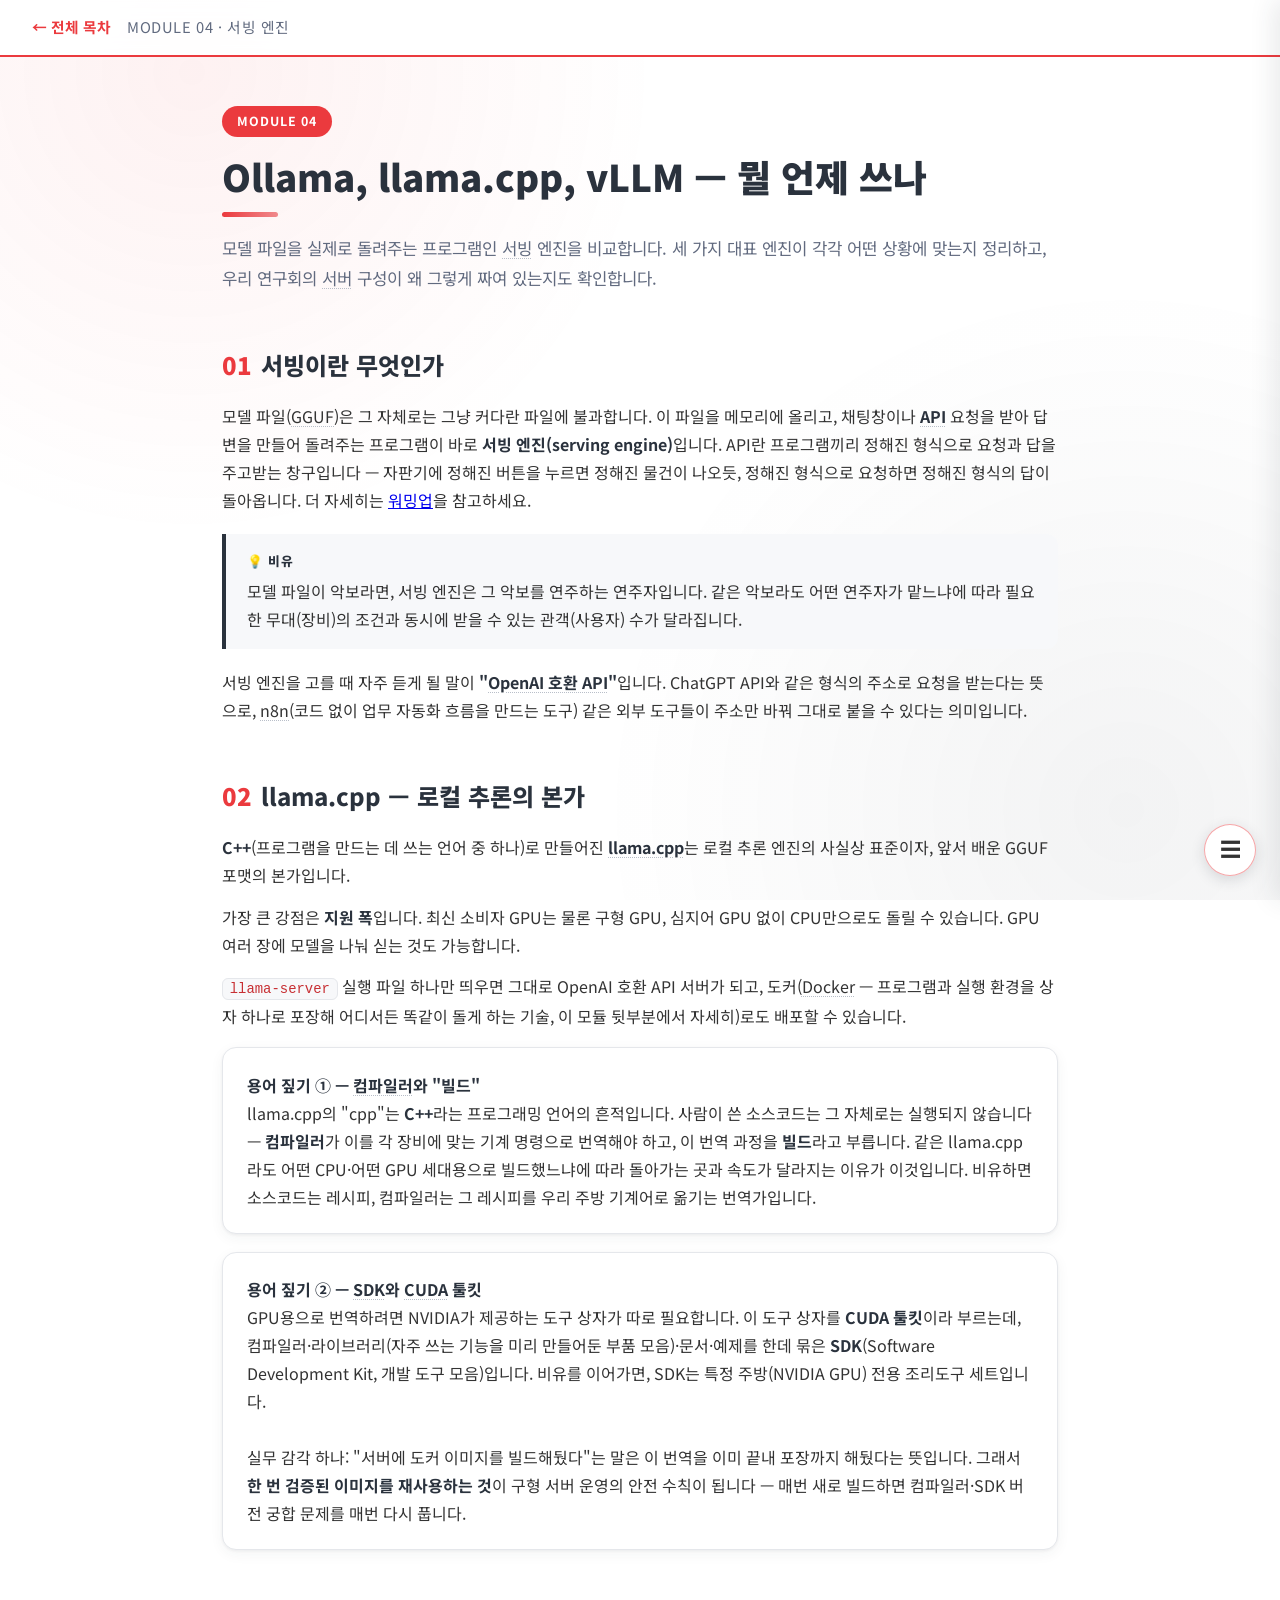
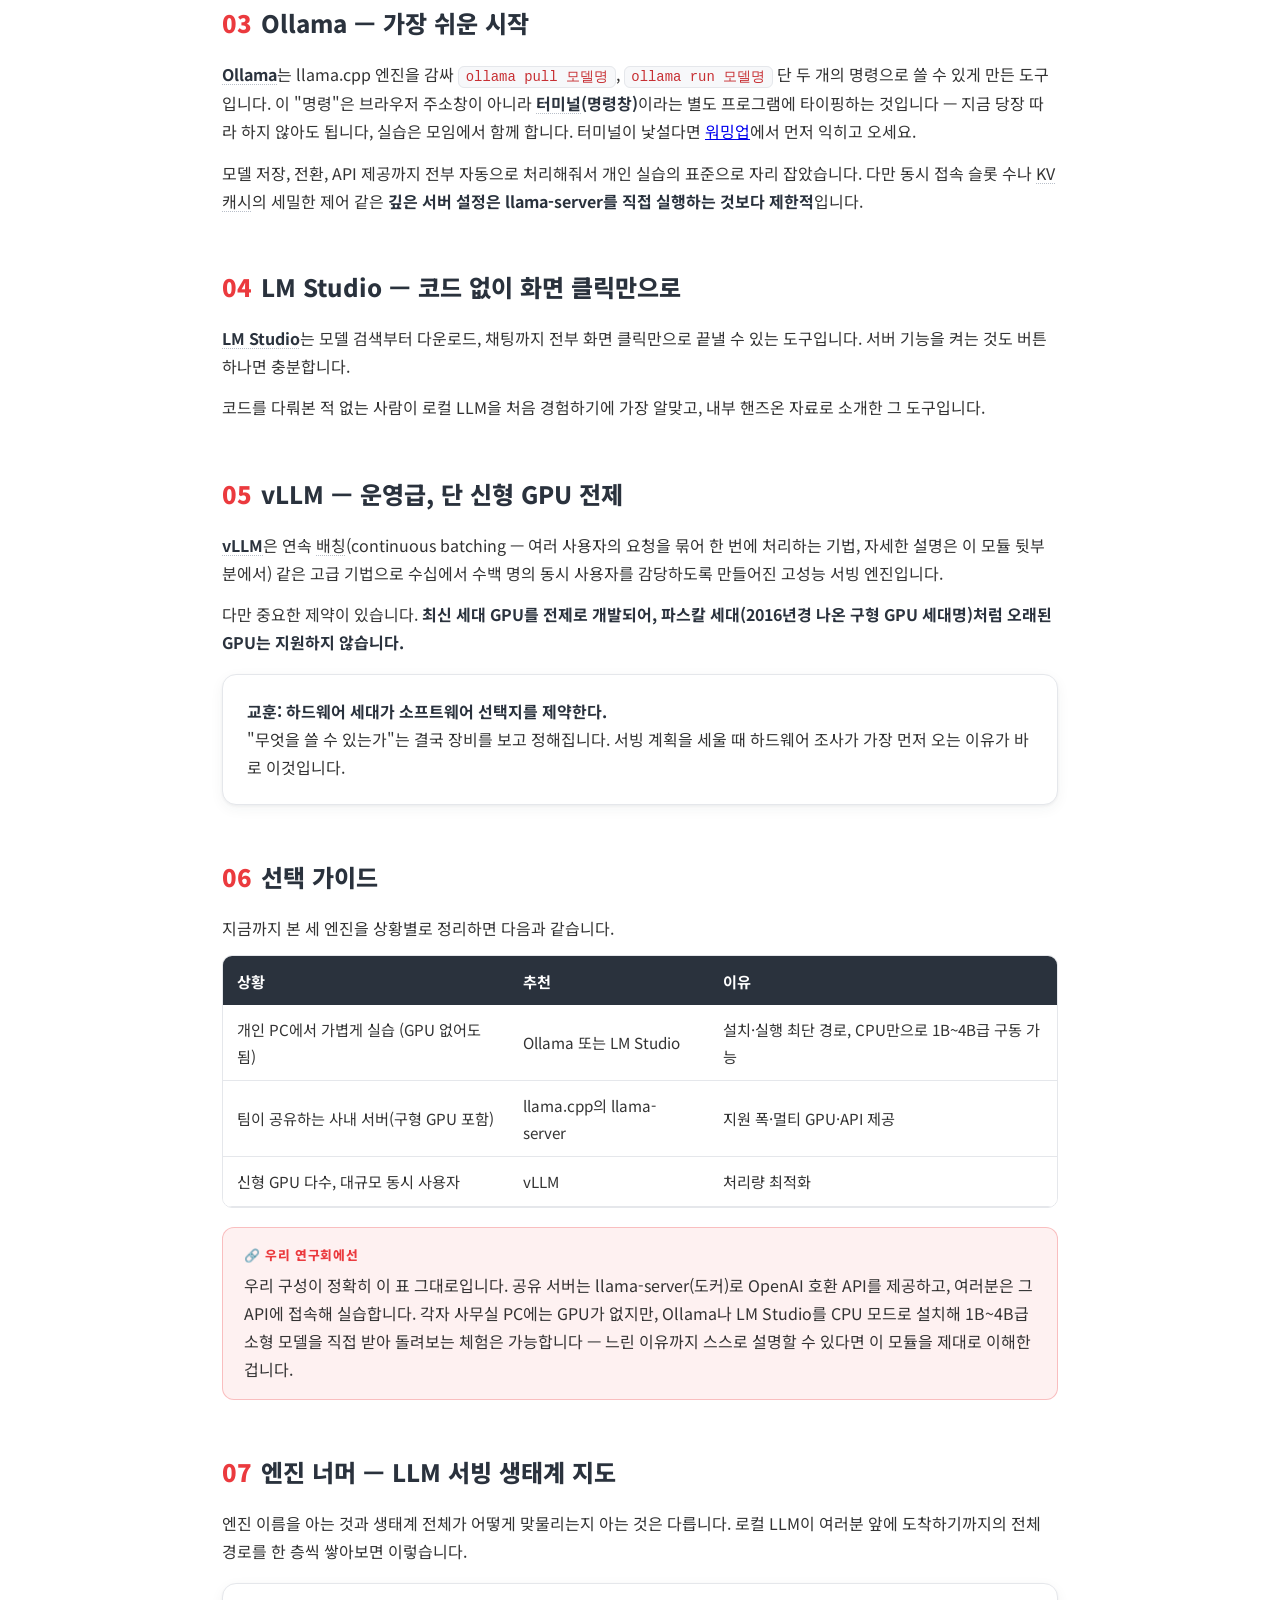
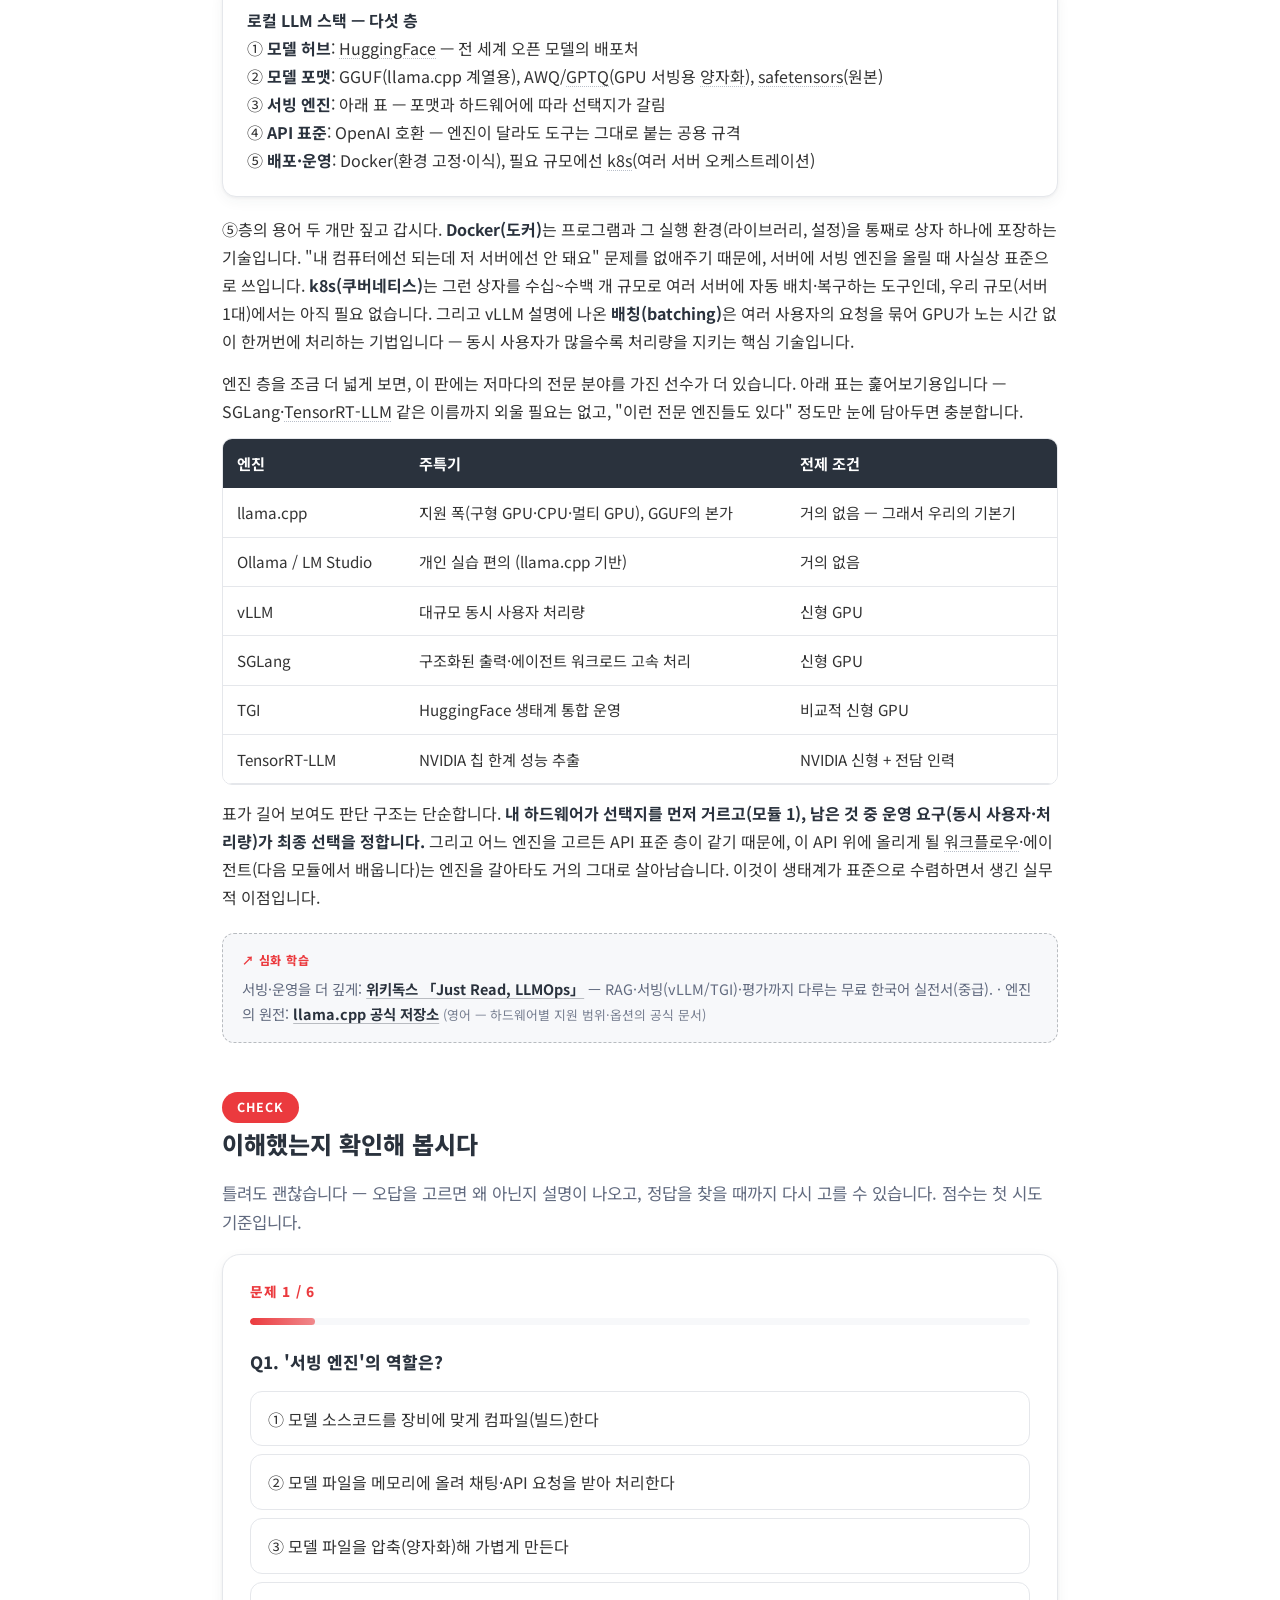
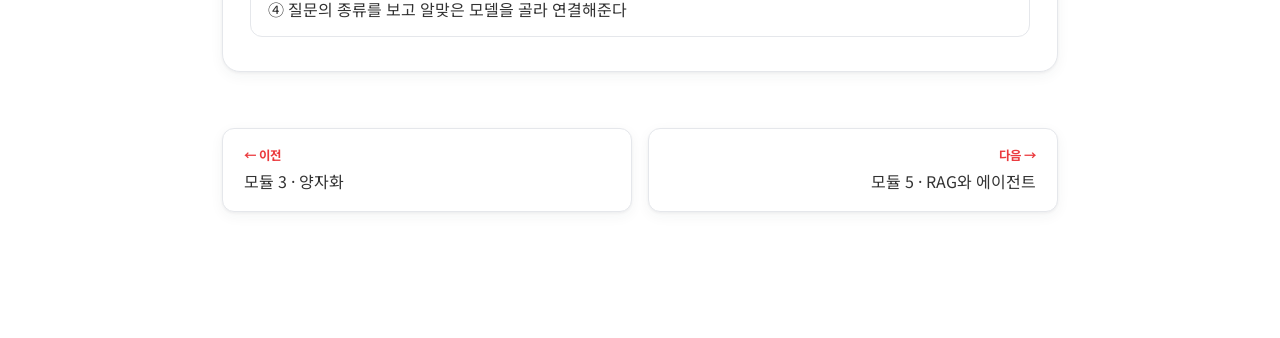
<file: modules/04-serving-engines.html>
<!DOCTYPE html>
<html lang="ko">
<head>
<meta charset="UTF-8">
<meta name="viewport" content="width=device-width, initial-scale=1.0">
<title>모듈 4 · 서빙 엔진 — AXIS 학습 세션</title>
<link rel="stylesheet" href="../assets/style.css">
</head>
<body>

<nav class="topnav">
  <a href="../index.html">← 전체 목차</a>
  <span class="mod-label">MODULE 04 · 서빙 엔진</span>
</nav>

<div class="wrap">

<span class="badge">MODULE 04</span>
<h1>Ollama, llama.cpp, vLLM — 뭘 언제 쓰나</h1>
<p class="lead">모델 파일을 실제로 돌려주는 프로그램인 서빙 엔진을 비교합니다. 세 가지 대표 엔진이 각각 어떤 상황에 맞는지 정리하고, 우리 연구회의 서버 구성이 왜 그렇게 짜여 있는지도 확인합니다.</p>

<h2><span class="num">01</span>서빙이란 무엇인가</h2>

<p>모델 파일(GGUF)은 그 자체로는 그냥 커다란 파일에 불과합니다. 이 파일을 메모리에 올리고, 채팅창이나 <strong>API</strong> 요청을 받아 답변을 만들어 돌려주는 프로그램이 바로 <strong>서빙 엔진(serving engine)</strong>입니다. API란 프로그램끼리 정해진 형식으로 요청과 답을 주고받는 창구입니다 — 자판기에 정해진 버튼을 누르면 정해진 물건이 나오듯, 정해진 형식으로 요청하면 정해진 형식의 답이 돌아옵니다. 더 자세히는 <a href="warmup.html">워밍업</a>을 참고하세요.</p>

<div class="analogy">
모델 파일이 악보라면, 서빙 엔진은 그 악보를 연주하는 연주자입니다. 같은 악보라도 어떤 연주자가 맡느냐에 따라 필요한 무대(장비)의 조건과 동시에 받을 수 있는 관객(사용자) 수가 달라집니다.
</div>

<p>서빙 엔진을 고를 때 자주 듣게 될 말이 <strong>"OpenAI 호환 API"</strong>입니다. ChatGPT API와 같은 형식의 주소로 요청을 받는다는 뜻으로, n8n(코드 없이 업무 자동화 흐름을 만드는 도구) 같은 외부 도구들이 주소만 바꿔 그대로 붙을 수 있다는 의미입니다.</p>

<h2><span class="num">02</span>llama.cpp — 로컬 추론의 본가</h2>

<p><strong>C++</strong>(프로그램을 만드는 데 쓰는 언어 중 하나)로 만들어진 <strong>llama.cpp</strong>는 로컬 추론 엔진의 사실상 표준이자, 앞서 배운 GGUF 포맷의 본가입니다.</p>

<p>가장 큰 강점은 <strong>지원 폭</strong>입니다. 최신 소비자 GPU는 물론 구형 GPU, 심지어 GPU 없이 CPU만으로도 돌릴 수 있습니다. GPU 여러 장에 모델을 나눠 싣는 것도 가능합니다.</p>

<p><code>llama-server</code> 실행 파일 하나만 띄우면 그대로 OpenAI 호환 API 서버가 되고, 도커(Docker — 프로그램과 실행 환경을 상자 하나로 포장해 어디서든 똑같이 돌게 하는 기술, 이 모듈 뒷부분에서 자세히)로도 배포할 수 있습니다.</p>

<div class="card">
<strong>용어 짚기 ① — 컴파일러와 "빌드"</strong><br>
llama.cpp의 "cpp"는 <strong>C++</strong>라는 프로그래밍 언어의 흔적입니다. 사람이 쓴 소스코드는 그 자체로는 실행되지 않습니다 — <strong>컴파일러</strong>가 이를 각 장비에 맞는 기계 명령으로 번역해야 하고, 이 번역 과정을 <strong>빌드</strong>라고 부릅니다. 같은 llama.cpp라도 어떤 CPU·어떤 GPU 세대용으로 빌드했느냐에 따라 돌아가는 곳과 속도가 달라지는 이유가 이것입니다. 비유하면 소스코드는 레시피, 컴파일러는 그 레시피를 우리 주방 기계어로 옮기는 번역가입니다.
</div>

<div class="card">
<strong>용어 짚기 ② — SDK와 CUDA 툴킷</strong><br>
GPU용으로 번역하려면 NVIDIA가 제공하는 도구 상자가 따로 필요합니다. 이 도구 상자를 <strong>CUDA 툴킷</strong>이라 부르는데, 컴파일러·라이브러리(자주 쓰는 기능을 미리 만들어둔 부품 모음)·문서·예제를 한데 묶은 <strong>SDK</strong>(Software Development Kit, 개발 도구 모음)입니다. 비유를 이어가면, SDK는 특정 주방(NVIDIA GPU) 전용 조리도구 세트입니다.<br><br>
실무 감각 하나: "서버에 도커 이미지를 빌드해뒀다"는 말은 이 번역을 이미 끝내 포장까지 해뒀다는 뜻입니다. 그래서 <strong>한 번 검증된 이미지를 재사용하는 것</strong>이 구형 서버 운영의 안전 수칙이 됩니다 — 매번 새로 빌드하면 컴파일러·SDK 버전 궁합 문제를 매번 다시 풉니다.
</div>

<h2><span class="num">03</span>Ollama — 가장 쉬운 시작</h2>

<p><strong>Ollama</strong>는 llama.cpp 엔진을 감싸 <code>ollama pull 모델명</code>, <code>ollama run 모델명</code> 단 두 개의 명령으로 쓸 수 있게 만든 도구입니다. 이 "명령"은 브라우저 주소창이 아니라 <strong>터미널(명령창)</strong>이라는 별도 프로그램에 타이핑하는 것입니다 — 지금 당장 따라 하지 않아도 됩니다, 실습은 모임에서 함께 합니다. 터미널이 낯설다면 <a href="warmup.html">워밍업</a>에서 먼저 익히고 오세요.</p>

<p>모델 저장, 전환, API 제공까지 전부 자동으로 처리해줘서 개인 실습의 표준으로 자리 잡았습니다. 다만 동시 접속 슬롯 수나 KV 캐시의 세밀한 제어 같은 <strong>깊은 서버 설정은 llama-server를 직접 실행하는 것보다 제한적</strong>입니다.</p>

<h2><span class="num">04</span>LM Studio — 코드 없이 화면 클릭만으로</h2>

<p><strong>LM Studio</strong>는 모델 검색부터 다운로드, 채팅까지 전부 화면 클릭만으로 끝낼 수 있는 도구입니다. 서버 기능을 켜는 것도 버튼 하나면 충분합니다.</p>

<p>코드를 다뤄본 적 없는 사람이 로컬 LLM을 처음 경험하기에 가장 알맞고, 내부 핸즈온 자료로 소개한 그 도구입니다.</p>

<h2><span class="num">05</span>vLLM — 운영급, 단 신형 GPU 전제</h2>

<p><strong>vLLM</strong>은 연속 배칭(continuous batching — 여러 사용자의 요청을 묶어 한 번에 처리하는 기법, 자세한 설명은 이 모듈 뒷부분에서) 같은 고급 기법으로 수십에서 수백 명의 동시 사용자를 감당하도록 만들어진 고성능 서빙 엔진입니다.</p>

<p>다만 중요한 제약이 있습니다. <strong>최신 세대 GPU를 전제로 개발되어, 파스칼 세대(2016년경 나온 구형 GPU 세대명)처럼 오래된 GPU는 지원하지 않습니다.</strong></p>

<div class="card">
<strong>교훈: 하드웨어 세대가 소프트웨어 선택지를 제약한다.</strong><br>
"무엇을 쓸 수 있는가"는 결국 장비를 보고 정해집니다. 서빙 계획을 세울 때 하드웨어 조사가 가장 먼저 오는 이유가 바로 이것입니다.
</div>

<h2><span class="num">06</span>선택 가이드</h2>

<p>지금까지 본 세 엔진을 상황별로 정리하면 다음과 같습니다.</p>

<div class="table-scroll">
<table>
  <tr><th>상황</th><th>추천</th><th>이유</th></tr>
  <tr><td>개인 PC에서 가볍게 실습 (GPU 없어도 됨)</td><td>Ollama 또는 LM Studio</td><td>설치·실행 최단 경로, CPU만으로 1B~4B급 구동 가능</td></tr>
  <tr><td>팀이 공유하는 사내 서버(구형 GPU 포함)</td><td>llama.cpp의 llama-server</td><td>지원 폭·멀티 GPU·API 제공</td></tr>
  <tr><td>신형 GPU 다수, 대규모 동시 사용자</td><td>vLLM</td><td>처리량 최적화</td></tr>
</table>
</div>

<div class="axis-box">
우리 구성이 정확히 이 표 그대로입니다. 공유 서버는 llama-server(도커)로 OpenAI 호환 API를 제공하고, 여러분은 그 API에 접속해 실습합니다. 각자 사무실 PC에는 GPU가 없지만, Ollama나 LM Studio를 CPU 모드로 설치해 1B~4B급 소형 모델을 직접 받아 돌려보는 체험은 가능합니다 — 느린 이유까지 스스로 설명할 수 있다면 이 모듈을 제대로 이해한 겁니다.
</div>

<h2><span class="num">07</span>엔진 너머 — LLM 서빙 생태계 지도</h2>

<p>엔진 이름을 아는 것과 생태계 전체가 어떻게 맞물리는지 아는 것은 다릅니다. 로컬 LLM이 여러분 앞에 도착하기까지의 전체 경로를 한 층씩 쌓아보면 이렇습니다.</p>

<div class="card">
<strong>로컬 LLM 스택 — 다섯 층</strong><br>
① <strong>모델 허브</strong>: HuggingFace — 전 세계 오픈 모델의 배포처<br>
② <strong>모델 포맷</strong>: GGUF(llama.cpp 계열용), AWQ/GPTQ(GPU 서빙용 양자화), safetensors(원본)<br>
③ <strong>서빙 엔진</strong>: 아래 표 — 포맷과 하드웨어에 따라 선택지가 갈림<br>
④ <strong>API 표준</strong>: OpenAI 호환 — 엔진이 달라도 도구는 그대로 붙는 공용 규격<br>
⑤ <strong>배포·운영</strong>: Docker(환경 고정·이식), 필요 규모에선 k8s(여러 서버 오케스트레이션)
</div>

<p>⑤층의 용어 두 개만 짚고 갑시다. <strong>Docker(도커)</strong>는 프로그램과 그 실행 환경(라이브러리, 설정)을 통째로 상자 하나에 포장하는 기술입니다. "내 컴퓨터에선 되는데 저 서버에선 안 돼요" 문제를 없애주기 때문에, 서버에 서빙 엔진을 올릴 때 사실상 표준으로 쓰입니다. <strong>k8s(쿠버네티스)</strong>는 그런 상자를 수십~수백 개 규모로 여러 서버에 자동 배치·복구하는 도구인데, 우리 규모(서버 1대)에서는 아직 필요 없습니다. 그리고 vLLM 설명에 나온 <strong>배칭(batching)</strong>은 여러 사용자의 요청을 묶어 GPU가 노는 시간 없이 한꺼번에 처리하는 기법입니다 — 동시 사용자가 많을수록 처리량을 지키는 핵심 기술입니다.</p>

<p>엔진 층을 조금 더 넓게 보면, 이 판에는 저마다의 전문 분야를 가진 선수가 더 있습니다. 아래 표는 훑어보기용입니다 — SGLang·TensorRT-LLM 같은 이름까지 외울 필요는 없고, "이런 전문 엔진들도 있다" 정도만 눈에 담아두면 충분합니다.</p>

<div class="table-scroll">
<table>
  <tr><th>엔진</th><th>주특기</th><th>전제 조건</th></tr>
  <tr><td>llama.cpp</td><td>지원 폭(구형 GPU·CPU·멀티 GPU), GGUF의 본가</td><td>거의 없음 — 그래서 우리의 기본기</td></tr>
  <tr><td>Ollama / LM Studio</td><td>개인 실습 편의 (llama.cpp 기반)</td><td>거의 없음</td></tr>
  <tr><td>vLLM</td><td>대규모 동시 사용자 처리량</td><td>신형 GPU</td></tr>
  <tr><td>SGLang</td><td>구조화된 출력·에이전트 워크로드 고속 처리</td><td>신형 GPU</td></tr>
  <tr><td>TGI</td><td>HuggingFace 생태계 통합 운영</td><td>비교적 신형 GPU</td></tr>
  <tr><td>TensorRT-LLM</td><td>NVIDIA 칩 한계 성능 추출</td><td>NVIDIA 신형 + 전담 인력</td></tr>
</table>
</div>

<p>표가 길어 보여도 판단 구조는 단순합니다. <strong>내 하드웨어가 선택지를 먼저 거르고(모듈 1), 남은 것 중 운영 요구(동시 사용자·처리량)가 최종 선택을 정합니다.</strong> 그리고 어느 엔진을 고르든 API 표준 층이 같기 때문에, 이 API 위에 올리게 될 워크플로우·에이전트(다음 모듈에서 배웁니다)는 엔진을 갈아타도 거의 그대로 살아남습니다. 이것이 생태계가 표준으로 수렴하면서 생긴 실무적 이점입니다.</p>

<div class="further">
서빙·운영을 더 깊게: <a href="https://wikidocs.net/book/19504" target="_blank" rel="noopener">위키독스 「Just Read, LLMOps」</a> — RAG·서빙(vLLM/TGI)·평가까지 다루는 무료 한국어 실전서(중급). · 엔진의 원전: <a href="https://github.com/ggml-org/llama.cpp" target="_blank" rel="noopener">llama.cpp 공식 저장소</a> <span class="note">(영어 — 하드웨어별 지원 범위·옵션의 공식 문서)</span>
</div>

<div id="quiz"></div>

<div class="pager">
  <a href="03-quantization.html"><span class="dir">← 이전</span>모듈 3 · 양자화</a>
  <a class="next" href="05-rag-agent.html"><span class="dir">다음 →</span>모듈 5 · RAG와 에이전트</a>
</div>

</div>

<script>
const QUIZ = [
  {
    "q": "'서빙 엔진'의 역할은?",
    "opts": [
      "모델 소스코드를 장비에 맞게 컴파일(빌드)한다",
      "모델 파일을 메모리에 올려 채팅·API 요청을 받아 처리한다",
      "모델 파일을 압축(양자화)해 가볍게 만든다",
      "질문의 종류를 보고 알맞은 모델을 골라 연결해준다"
    ],
    "a": 1,
    "wrongWhy": [
      "컴파일은 서빙 엔진이라는 '프로그램 자체'를 만들 때의 일입니다. 만들어진 엔진이 모델 파일을 올려 돌리는 것과는 층이 다릅니다.",
      null,
      "압축은 양자화 도구가 미리 하는 일입니다. 서빙 엔진은 이미 압축된 파일을 받아서 '돌리는' 쪽입니다.",
      "모델 선택·연결은 그 위층(게이트웨이·라우팅)의 일입니다. 엔진 하나는 지정된 모델을 돌릴 뿐입니다."
    ],
    "why": "모델 파일이 악보라면 서빙 엔진은 연주자 — 파일을 메모리에 올리고 요청을 받아 응답을 만들어 돌려주는 프로그램입니다."
  },
  {
    "q": "Ollama와 llama.cpp의 관계는?",
    "opts": [
      "Ollama는 GPU용, llama.cpp는 CPU용으로 역할이 나뉜다",
      "Ollama는 llama.cpp 엔진을 감싸 쉽게 만든 도구다",
      "llama.cpp는 Llama 계열 모델 전용이고, Ollama는 모든 모델을 지원한다",
      "Ollama는 클라우드 서비스, llama.cpp는 로컬 프로그램이다"
    ],
    "a": 1,
    "wrongWhy": [
      "둘 다 GPU와 CPU를 모두 지원합니다. 갈리는 건 대상 장비가 아니라 '편의성 대 세밀한 제어'입니다.",
      null,
      "이름 때문에 생기는 흔한 오해입니다. llama.cpp는 Llama에서 출발했지만 지금은 Gemma·Qwen 등 거의 모든 오픈 모델을 지원합니다 — Ollama의 지원 범위도 결국 내부의 llama.cpp가 정합니다.",
      "둘 다 완전한 로컬 프로그램입니다. 데이터가 밖으로 나가지 않는다는 점은 동일합니다."
    ],
    "why": "Ollama = llama.cpp 엔진 + 모델 관리 + 간편 명령. 개인 실습은 Ollama, 세밀한 서버 설정은 llama-server 직접 실행으로 갈라 쓰는 것입니다."
  },
  {
    "q": "우리 같은 구형 GPU 서버에서 vLLM 대신 llama.cpp를 쓰는 이유는?",
    "opts": [
      "llama.cpp가 동시 사용자 처리량이 더 높아서",
      "vLLM은 최신 세대 GPU를 전제로 해 구형 GPU를 지원하지 않아서",
      "vLLM은 GGUF 파일을 읽지 못해 모델을 전부 다시 받아야 해서",
      "vLLM은 상용 라이선스라 기관에서 쓸 수 없어서"
    ],
    "a": 1,
    "wrongWhy": [
      "반대입니다. 신형 GPU 다수 환경이라면 처리량은 vLLM이 앞섭니다. llama.cpp의 강점은 처리량이 아니라 지원 폭입니다.",
      null,
      "vLLM이 주로 다른 포맷(safetensors·AWQ)을 쓰는 건 사실이지만, 그건 부차적 문제입니다 — 포맷을 바꿔도 GPU 세대 미지원이라는 벽은 그대로입니다.",
      "vLLM은 무료 오픈소스입니다. 장벽은 라이선스가 아니라 하드웨어 세대입니다."
    ],
    "why": "하드웨어 세대가 소프트웨어 선택지를 먼저 걸러냅니다. 우리 환경에서 vLLM은 '비싸서'도 '느려서'도 아닌, '돌지 않아서' 제외되는 것입니다."
  },
  {
    "q": "\"OpenAI 호환 API\"의 정확한 의미는?",
    "opts": [
      "요청이 OpenAI 서버를 한 번 경유해 품질 검증을 받는다",
      "ChatGPT API와 요청·응답 형식이 같아, 기존 도구를 주소만 바꿔 그대로 연결할 수 있다",
      "OpenAI가 공개한 모델을 로컬에 내려받아 쓸 수 있다는 뜻이다",
      "OpenAI가 품질을 인증한 서버라는 표시다"
    ],
    "a": 1,
    "wrongWhy": [
      "아무것도 경유하지 않습니다. '호환'은 형식(규격)이 같다는 뜻일 뿐, 데이터는 우리 서버로만 갑니다 — 폐쇄망에서 안심하고 쓸 수 있는 이유입니다.",
      null,
      "모델과 API 형식은 별개입니다. 우리가 내려받는 건 Gemma·Qwen 같은 오픈 모델이고, OpenAI의 상용 모델은 내려받을 수 없습니다.",
      "인증 제도가 아니라 사실상의 공개 표준입니다. 누구나 이 형식으로 서버를 만들 수 있습니다."
    ],
    "why": "콘센트 규격이 같으면 어떤 회사 가전이든 꽂히듯, 요청·응답 형식이 같아서 n8n 같은 도구를 주소만 바꿔 붙일 수 있다는 뜻입니다. 데이터는 우리 서버 안에 머뭅니다."
  },
  {
    "q": "서빙 엔진을 고르는 올바른 판단 순서는?",
    "opts": [
      "처리량이 가장 높은 엔진을 정한 뒤 거기에 맞는 장비를 마련한다",
      "내 하드웨어가 지원하는 엔진으로 선택지를 먼저 거르고, 운영 요구(동시 사용자·처리량)로 최종 결정한다",
      "모델 포맷과 엔진은 서로 독립이므로 아무 조합이나 가능하다",
      "실습용과 운영용은 반드시 같은 엔진으로 통일해야 한다"
    ],
    "a": 1,
    "wrongWhy": [
      "장비를 엔진에 맞추는 건 예산이 자유로울 때 이야기입니다. 우리 현실은 장비가 고정이므로 장비가 선택지를 먼저 거릅니다.",
      null,
      "포맷과 엔진은 짝이 있습니다 — GGUF는 llama.cpp 계열, AWQ/GPTQ는 vLLM 계열. 조합을 무시하면 파일을 읽지 못합니다.",
      "통일할 필요가 없습니다. OpenAI 호환 API라는 공통 규격 덕분에, 실습은 Ollama로 하고 운영은 llama-server로 해도 위층 도구는 그대로 붙습니다."
    ],
    "why": "장비가 1차 필터, 운영 요구가 2차 결정, 그리고 API 표준 덕분에 엔진을 갈아타도 위층 작업물은 살아남는다 — 이 세 문장이 엔진 선택의 전부입니다."
  },
  {
    "q": "컴파일러·SDK·빌드의 관계로 옳은 것은?",
    "opts": [
      "컴파일러는 소스코드를 기계 명령으로 번역하고, SDK는 그 번역에 필요한 도구·부품 묶음이며, 빌드는 그 번역 과정이다",
      "컴파일러는 모델을 양자화하는 도구다",
      "빌드는 모델을 학습시키는 과정이다",
      "SDK는 완성된 프로그램을 내려받는 장터(스토어)다"
    ],
    "a": 0,
    "wrongWhy": [
      null,
      "모델 파일을 줄이는 건 양자화 도구의 일입니다. 컴파일러가 다루는 건 모델이 아니라 '프로그램의 소스코드'입니다 — 다루는 대상 자체가 다릅니다.",
      "학습은 모델의 파라미터를 조정하는 일이고, 빌드는 프로그램 소스코드를 실행 파일로 번역하는 일입니다. '만든다'는 어감 때문에 헷갈리기 쉬운 별개 개념입니다.",
      "스토어는 완성품 유통이고, SDK는 만드는 쪽의 공구함(컴파일러·라이브러리·문서)입니다. CUDA 툴킷이 대표적인 GPU용 SDK입니다."
    ],
    "why": "소스코드(레시피) → 컴파일러(번역가) → 실행파일, 이 번역 과정이 빌드이고 SDK는 번역가의 공구함입니다. 그래서 '검증된 도커 이미지 재사용'이 구형 서버의 안전 수칙이 됩니다."
  }
];
</script>
<script src="../assets/quiz.js"></script>
<script src="../assets/toc.js" defer></script>
<script src="../assets/gloss.js" defer></script>
</body>
</html>
</file>
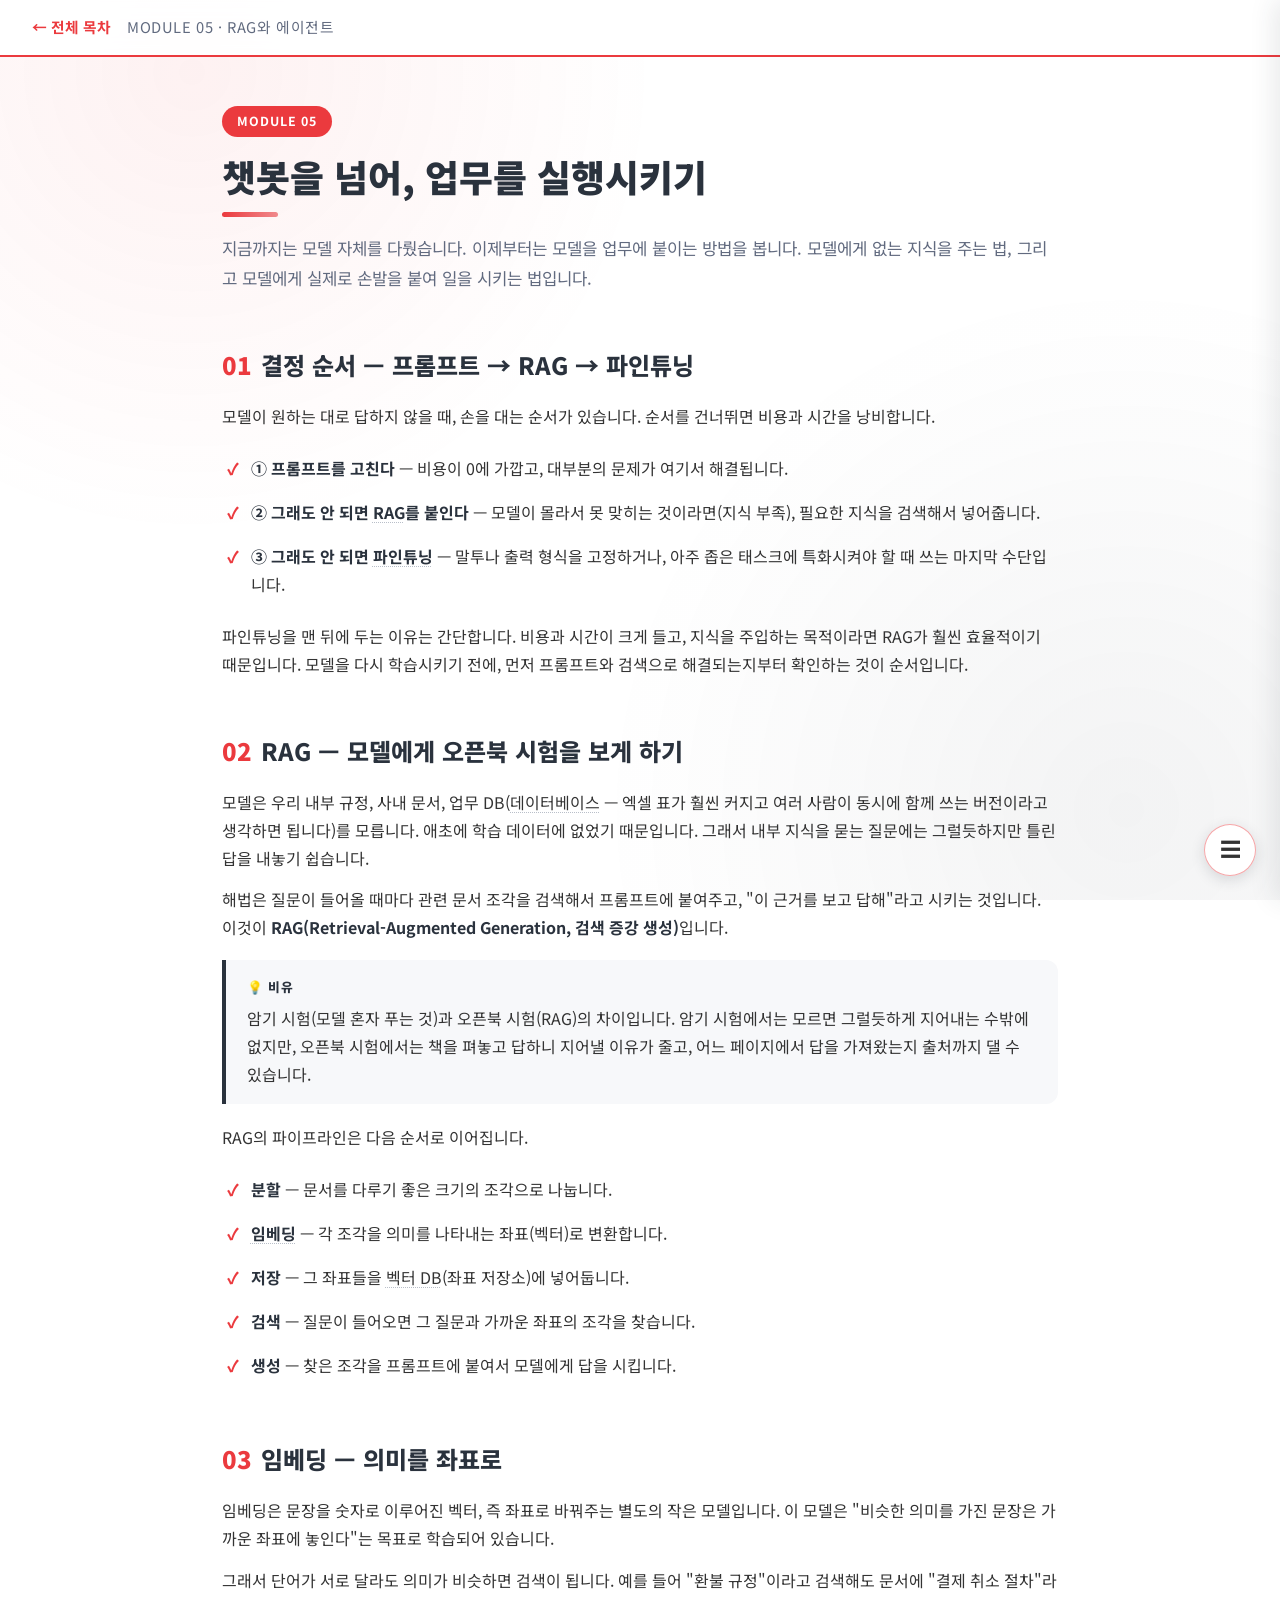
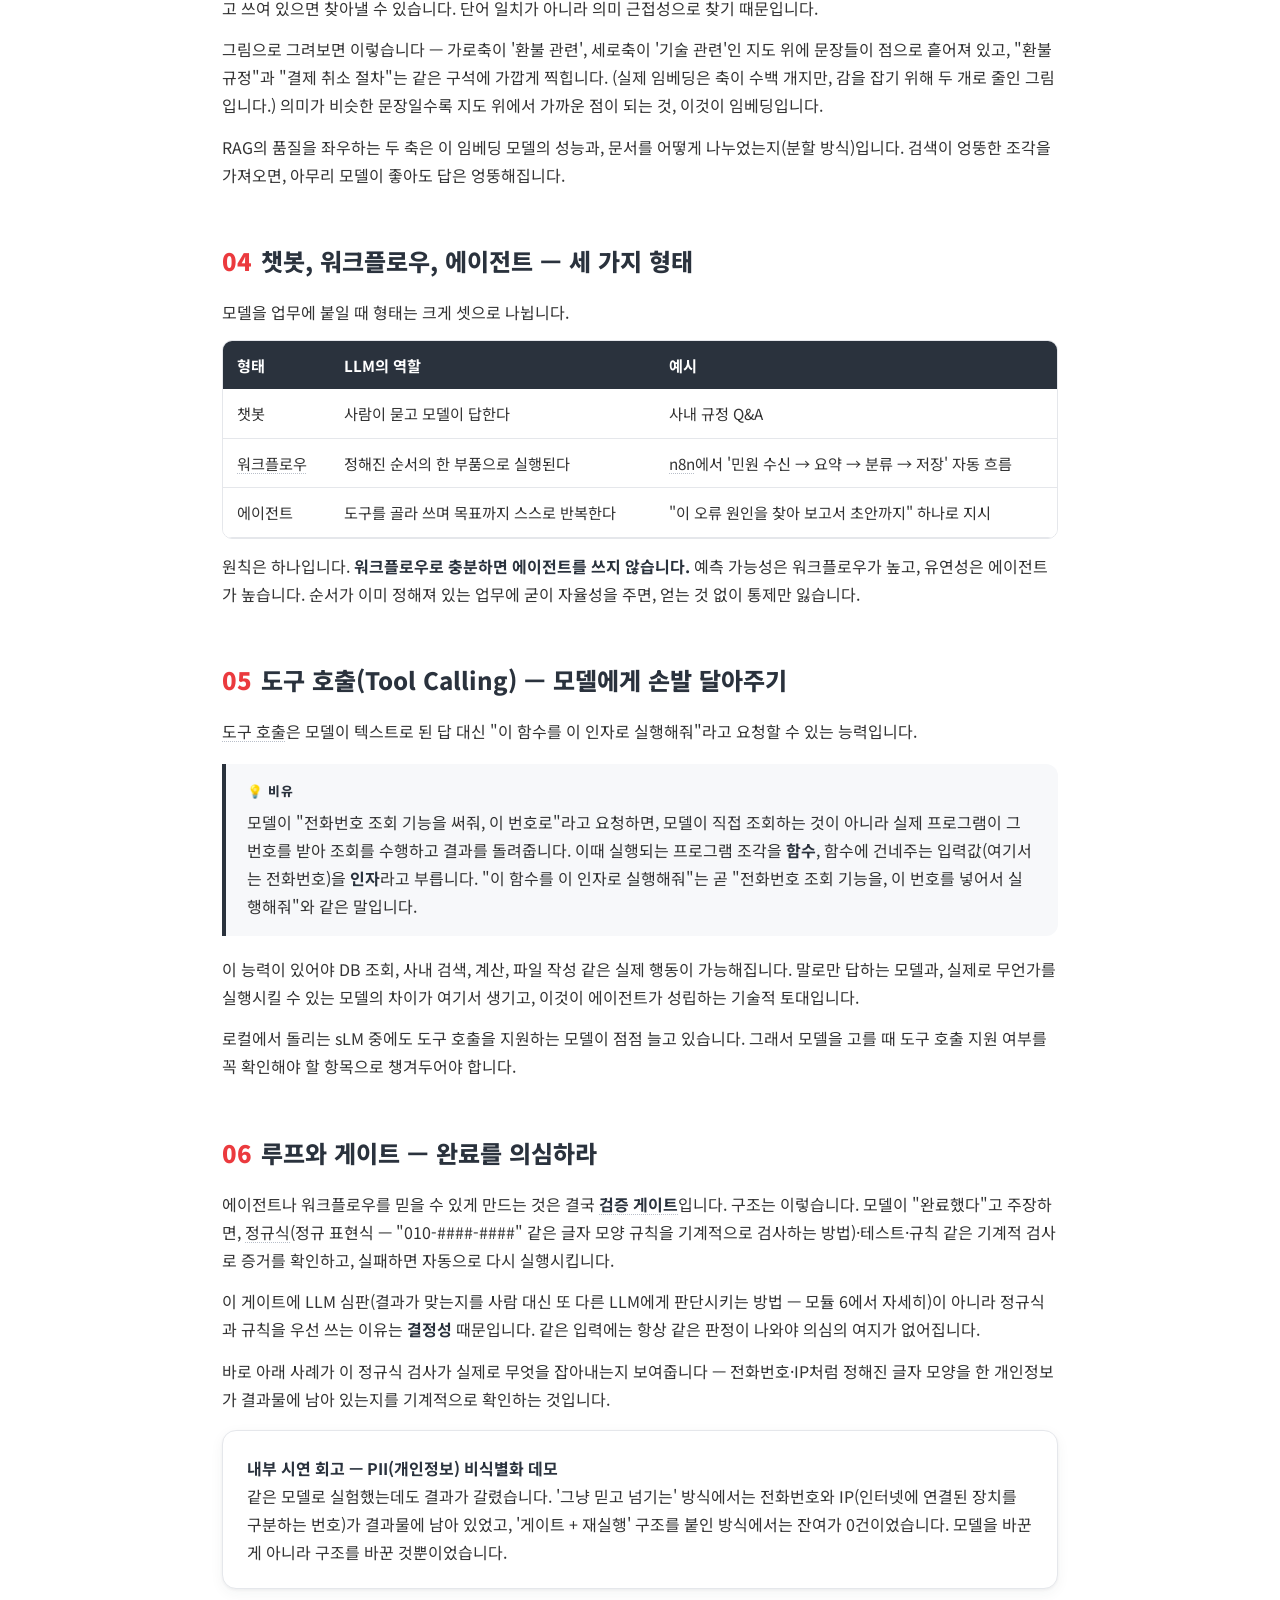
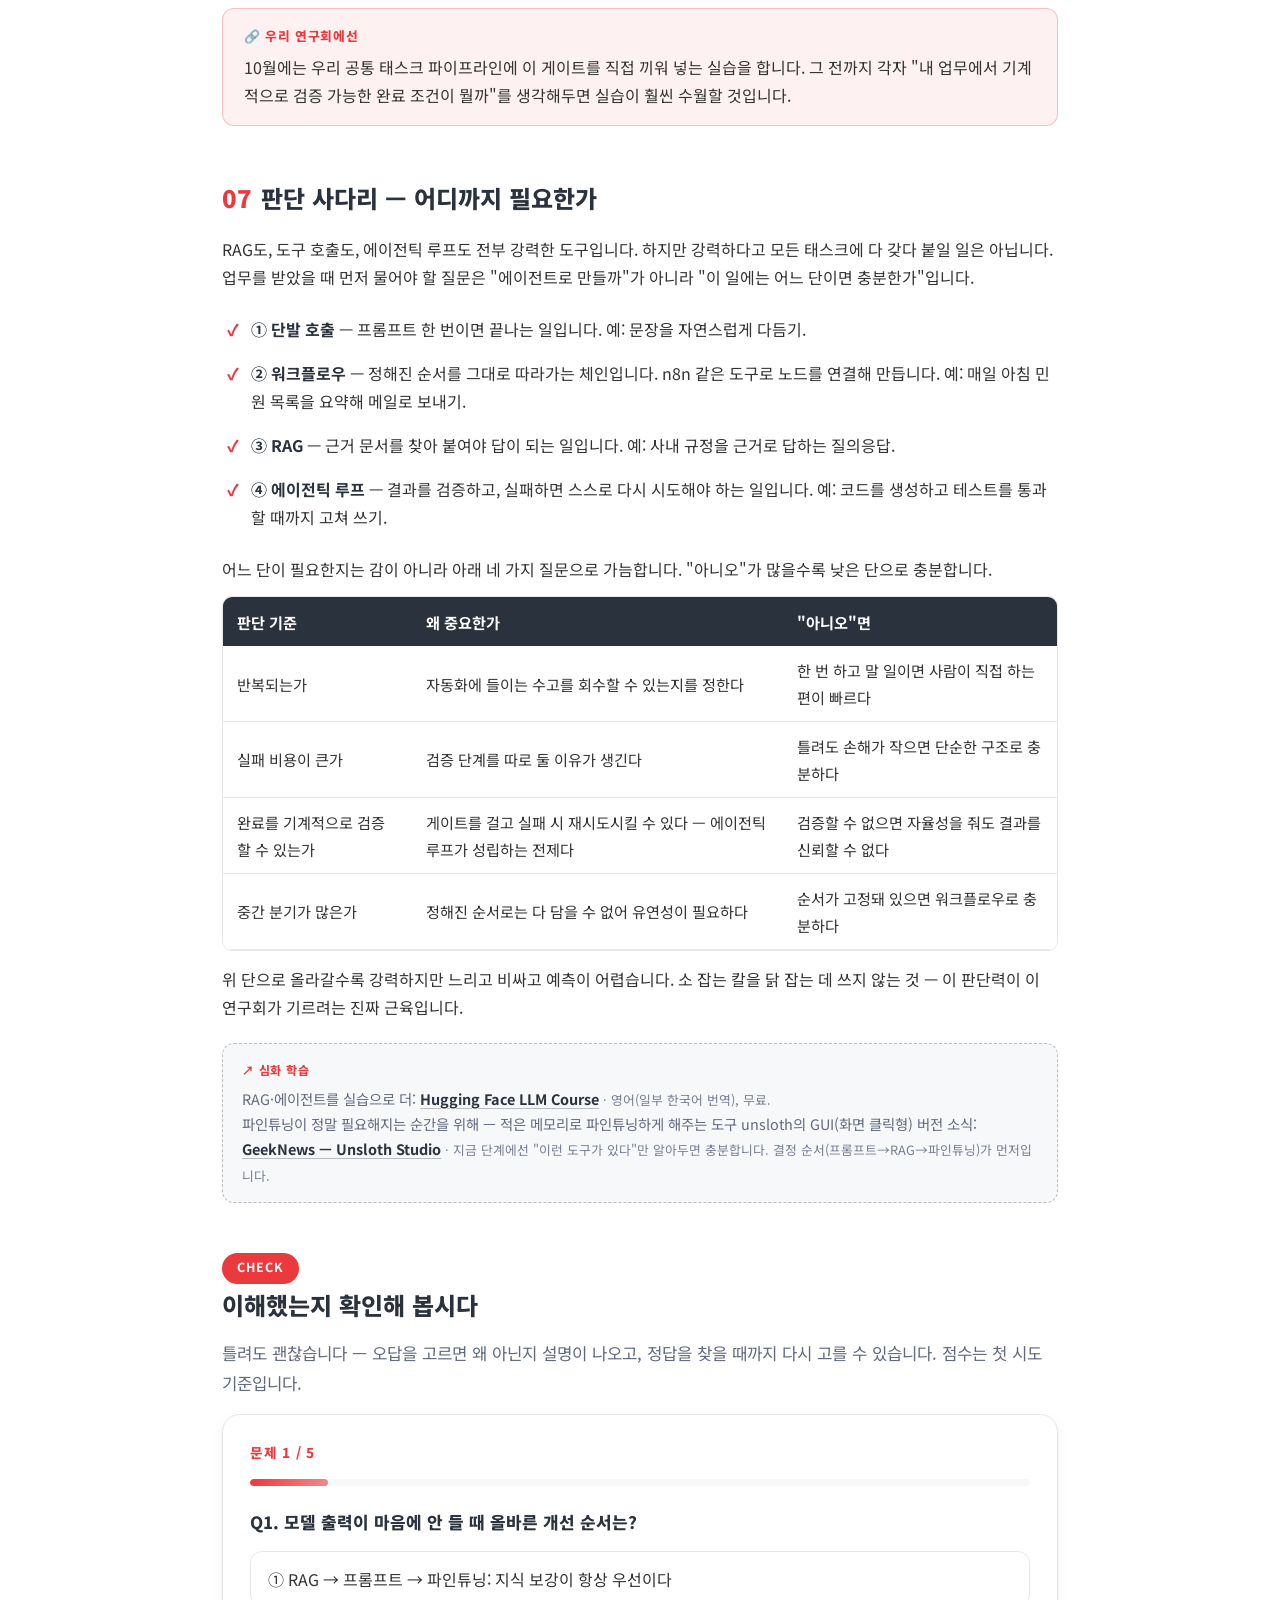
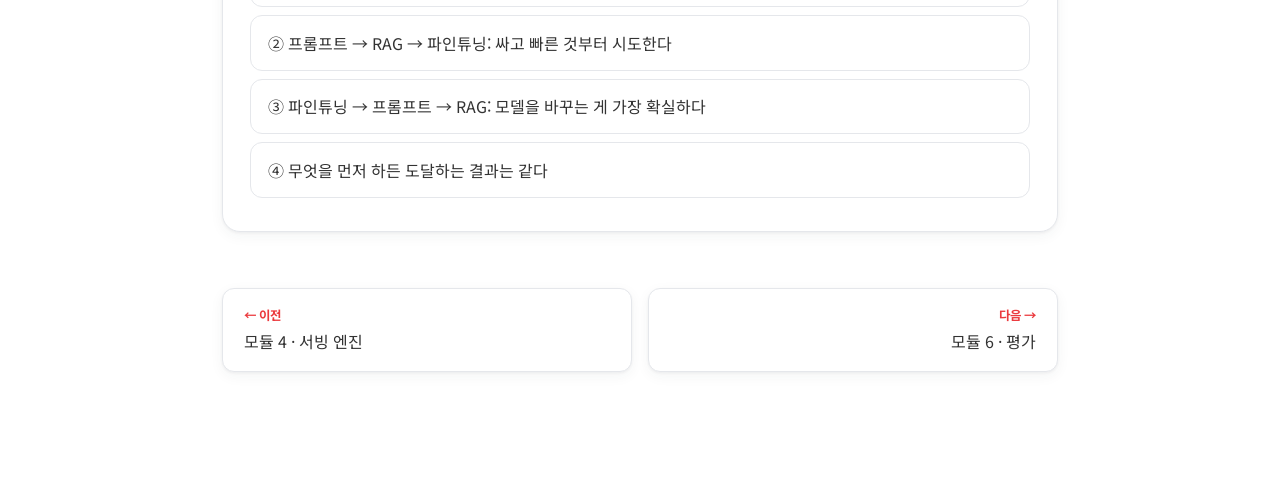
<file: modules/05-rag-agent.html>
<!DOCTYPE html>
<html lang="ko">
<head>
<meta charset="UTF-8">
<meta name="viewport" content="width=device-width, initial-scale=1.0">
<title>모듈 5 · RAG와 에이전트 — AXIS 학습 세션</title>
<link rel="stylesheet" href="../assets/style.css">
</head>
<body>

<nav class="topnav">
  <a href="../index.html">← 전체 목차</a>
  <span class="mod-label">MODULE 05 · RAG와 에이전트</span>
</nav>

<div class="wrap">

<span class="badge">MODULE 05</span>
<h1>챗봇을 넘어, 업무를 실행시키기</h1>
<p class="lead">지금까지는 모델 자체를 다뤘습니다. 이제부터는 모델을 업무에 붙이는 방법을 봅니다. 모델에게 없는 지식을 주는 법, 그리고 모델에게 실제로 손발을 붙여 일을 시키는 법입니다.</p>

<h2><span class="num">01</span>결정 순서 — 프롬프트 → RAG → 파인튜닝</h2>

<p>모델이 원하는 대로 답하지 않을 때, 손을 대는 순서가 있습니다. 순서를 건너뛰면 비용과 시간을 낭비합니다.</p>

<ul class="keypoints">
  <li><strong>① 프롬프트를 고친다</strong> — 비용이 0에 가깝고, 대부분의 문제가 여기서 해결됩니다.</li>
  <li><strong>② 그래도 안 되면 RAG를 붙인다</strong> — 모델이 몰라서 못 맞히는 것이라면(지식 부족), 필요한 지식을 검색해서 넣어줍니다.</li>
  <li><strong>③ 그래도 안 되면 파인튜닝</strong> — 말투나 출력 형식을 고정하거나, 아주 좁은 태스크에 특화시켜야 할 때 쓰는 마지막 수단입니다.</li>
</ul>

<p>파인튜닝을 맨 뒤에 두는 이유는 간단합니다. 비용과 시간이 크게 들고, 지식을 주입하는 목적이라면 RAG가 훨씬 효율적이기 때문입니다. 모델을 다시 학습시키기 전에, 먼저 프롬프트와 검색으로 해결되는지부터 확인하는 것이 순서입니다.</p>

<h2><span class="num">02</span>RAG — 모델에게 오픈북 시험을 보게 하기</h2>

<p>모델은 우리 내부 규정, 사내 문서, 업무 DB(데이터베이스 — 엑셀 표가 훨씬 커지고 여러 사람이 동시에 함께 쓰는 버전이라고 생각하면 됩니다)를 모릅니다. 애초에 학습 데이터에 없었기 때문입니다. 그래서 내부 지식을 묻는 질문에는 그럴듯하지만 틀린 답을 내놓기 쉽습니다.</p>

<p>해법은 질문이 들어올 때마다 관련 문서 조각을 검색해서 프롬프트에 붙여주고, "이 근거를 보고 답해"라고 시키는 것입니다. 이것이 <strong>RAG(Retrieval-Augmented Generation, 검색 증강 생성)</strong>입니다.</p>

<div class="analogy">
암기 시험(모델 혼자 푸는 것)과 오픈북 시험(RAG)의 차이입니다. 암기 시험에서는 모르면 그럴듯하게 지어내는 수밖에 없지만, 오픈북 시험에서는 책을 펴놓고 답하니 지어낼 이유가 줄고, 어느 페이지에서 답을 가져왔는지 출처까지 댈 수 있습니다.
</div>

<p>RAG의 파이프라인은 다음 순서로 이어집니다.</p>

<ul class="keypoints">
  <li><strong>분할</strong> — 문서를 다루기 좋은 크기의 조각으로 나눕니다.</li>
  <li><strong>임베딩</strong> — 각 조각을 의미를 나타내는 좌표(벡터)로 변환합니다.</li>
  <li><strong>저장</strong> — 그 좌표들을 벡터 DB(좌표 저장소)에 넣어둡니다.</li>
  <li><strong>검색</strong> — 질문이 들어오면 그 질문과 가까운 좌표의 조각을 찾습니다.</li>
  <li><strong>생성</strong> — 찾은 조각을 프롬프트에 붙여서 모델에게 답을 시킵니다.</li>
</ul>

<h2><span class="num">03</span>임베딩 — 의미를 좌표로</h2>

<p>임베딩은 문장을 숫자로 이루어진 벡터, 즉 좌표로 바꿔주는 별도의 작은 모델입니다. 이 모델은 "비슷한 의미를 가진 문장은 가까운 좌표에 놓인다"는 목표로 학습되어 있습니다.</p>

<p>그래서 단어가 서로 달라도 의미가 비슷하면 검색이 됩니다. 예를 들어 "환불 규정"이라고 검색해도 문서에 "결제 취소 절차"라고 쓰여 있으면 찾아낼 수 있습니다. 단어 일치가 아니라 의미 근접성으로 찾기 때문입니다.</p>

<p>그림으로 그려보면 이렇습니다 — 가로축이 '환불 관련', 세로축이 '기술 관련'인 지도 위에 문장들이 점으로 흩어져 있고, "환불 규정"과 "결제 취소 절차"는 같은 구석에 가깝게 찍힙니다. (실제 임베딩은 축이 수백 개지만, 감을 잡기 위해 두 개로 줄인 그림입니다.) 의미가 비슷한 문장일수록 지도 위에서 가까운 점이 되는 것, 이것이 임베딩입니다.</p>

<p>RAG의 품질을 좌우하는 두 축은 이 임베딩 모델의 성능과, 문서를 어떻게 나누었는지(분할 방식)입니다. 검색이 엉뚱한 조각을 가져오면, 아무리 모델이 좋아도 답은 엉뚱해집니다.</p>

<h2><span class="num">04</span>챗봇, 워크플로우, 에이전트 — 세 가지 형태</h2>

<p>모델을 업무에 붙일 때 형태는 크게 셋으로 나뉩니다.</p>

<div class="table-scroll">
<table>
  <tr><th>형태</th><th>LLM의 역할</th><th>예시</th></tr>
  <tr><td>챗봇</td><td>사람이 묻고 모델이 답한다</td><td>사내 규정 Q&amp;A</td></tr>
  <tr><td>워크플로우</td><td>정해진 순서의 한 부품으로 실행된다</td><td>n8n에서 '민원 수신 → 요약 → 분류 → 저장' 자동 흐름</td></tr>
  <tr><td>에이전트</td><td>도구를 골라 쓰며 목표까지 스스로 반복한다</td><td>"이 오류 원인을 찾아 보고서 초안까지" 하나로 지시</td></tr>
</table>
</div>

<p>원칙은 하나입니다. <strong>워크플로우로 충분하면 에이전트를 쓰지 않습니다.</strong> 예측 가능성은 워크플로우가 높고, 유연성은 에이전트가 높습니다. 순서가 이미 정해져 있는 업무에 굳이 자율성을 주면, 얻는 것 없이 통제만 잃습니다.</p>

<h2><span class="num">05</span>도구 호출(Tool Calling) — 모델에게 손발 달아주기</h2>

<p>도구 호출은 모델이 텍스트로 된 답 대신 "이 함수를 이 인자로 실행해줘"라고 요청할 수 있는 능력입니다.</p>

<div class="analogy">
모델이 "전화번호 조회 기능을 써줘, 이 번호로"라고 요청하면, 모델이 직접 조회하는 것이 아니라 실제 프로그램이 그 번호를 받아 조회를 수행하고 결과를 돌려줍니다. 이때 실행되는 프로그램 조각을 <strong>함수</strong>, 함수에 건네주는 입력값(여기서는 전화번호)을 <strong>인자</strong>라고 부릅니다. "이 함수를 이 인자로 실행해줘"는 곧 "전화번호 조회 기능을, 이 번호를 넣어서 실행해줘"와 같은 말입니다.
</div>

<p>이 능력이 있어야 DB 조회, 사내 검색, 계산, 파일 작성 같은 실제 행동이 가능해집니다. 말로만 답하는 모델과, 실제로 무언가를 실행시킬 수 있는 모델의 차이가 여기서 생기고, 이것이 에이전트가 성립하는 기술적 토대입니다.</p>

<p>로컬에서 돌리는 sLM 중에도 도구 호출을 지원하는 모델이 점점 늘고 있습니다. 그래서 모델을 고를 때 도구 호출 지원 여부를 꼭 확인해야 할 항목으로 챙겨두어야 합니다.</p>

<h2><span class="num">06</span>루프와 게이트 — 완료를 의심하라</h2>

<p>에이전트나 워크플로우를 믿을 수 있게 만드는 것은 결국 <strong>검증 게이트</strong>입니다. 구조는 이렇습니다. 모델이 "완료했다"고 주장하면, 정규식(정규 표현식 — "010-####-####" 같은 글자 모양 규칙을 기계적으로 검사하는 방법)·테스트·규칙 같은 기계적 검사로 증거를 확인하고, 실패하면 자동으로 다시 실행시킵니다.</p>

<p>이 게이트에 LLM 심판(결과가 맞는지를 사람 대신 또 다른 LLM에게 판단시키는 방법 — 모듈 6에서 자세히)이 아니라 정규식과 규칙을 우선 쓰는 이유는 <strong>결정성</strong> 때문입니다. 같은 입력에는 항상 같은 판정이 나와야 의심의 여지가 없어집니다.</p>

<p>바로 아래 사례가 이 정규식 검사가 실제로 무엇을 잡아내는지 보여줍니다 — 전화번호·IP처럼 정해진 글자 모양을 한 개인정보가 결과물에 남아 있는지를 기계적으로 확인하는 것입니다.</p>

<div class="card">
<strong>내부 시연 회고 — PII(개인정보) 비식별화 데모</strong><br>
같은 모델로 실험했는데도 결과가 갈렸습니다. '그냥 믿고 넘기는' 방식에서는 전화번호와 IP(인터넷에 연결된 장치를 구분하는 번호)가 결과물에 남아 있었고, '게이트 + 재실행' 구조를 붙인 방식에서는 잔여가 0건이었습니다. 모델을 바꾼 게 아니라 구조를 바꾼 것뿐이었습니다.
</div>

<div class="axis-box">
10월에는 우리 공통 태스크 파이프라인에 이 게이트를 직접 끼워 넣는 실습을 합니다. 그 전까지 각자 "내 업무에서 기계적으로 검증 가능한 완료 조건이 뭘까"를 생각해두면 실습이 훨씬 수월할 것입니다.
</div>

<h2><span class="num">07</span>판단 사다리 — 어디까지 필요한가</h2>

<p>RAG도, 도구 호출도, 에이전틱 루프도 전부 강력한 도구입니다. 하지만 강력하다고 모든 태스크에 다 갖다 붙일 일은 아닙니다. 업무를 받았을 때 먼저 물어야 할 질문은 "에이전트로 만들까"가 아니라 "이 일에는 어느 단이면 충분한가"입니다.</p>

<ul class="keypoints">
  <li><strong>① 단발 호출</strong> — 프롬프트 한 번이면 끝나는 일입니다. 예: 문장을 자연스럽게 다듬기.</li>
  <li><strong>② 워크플로우</strong> — 정해진 순서를 그대로 따라가는 체인입니다. n8n 같은 도구로 노드를 연결해 만듭니다. 예: 매일 아침 민원 목록을 요약해 메일로 보내기.</li>
  <li><strong>③ RAG</strong> — 근거 문서를 찾아 붙여야 답이 되는 일입니다. 예: 사내 규정을 근거로 답하는 질의응답.</li>
  <li><strong>④ 에이전틱 루프</strong> — 결과를 검증하고, 실패하면 스스로 다시 시도해야 하는 일입니다. 예: 코드를 생성하고 테스트를 통과할 때까지 고쳐 쓰기.</li>
</ul>

<p>어느 단이 필요한지는 감이 아니라 아래 네 가지 질문으로 가늠합니다. "아니오"가 많을수록 낮은 단으로 충분합니다.</p>

<div class="table-scroll">
<table>
  <tr><th>판단 기준</th><th>왜 중요한가</th><th>"아니오"면</th></tr>
  <tr><td>반복되는가</td><td>자동화에 들이는 수고를 회수할 수 있는지를 정한다</td><td>한 번 하고 말 일이면 사람이 직접 하는 편이 빠르다</td></tr>
  <tr><td>실패 비용이 큰가</td><td>검증 단계를 따로 둘 이유가 생긴다</td><td>틀려도 손해가 작으면 단순한 구조로 충분하다</td></tr>
  <tr><td>완료를 기계적으로 검증할 수 있는가</td><td>게이트를 걸고 실패 시 재시도시킬 수 있다 — 에이전틱 루프가 성립하는 전제다</td><td>검증할 수 없으면 자율성을 줘도 결과를 신뢰할 수 없다</td></tr>
  <tr><td>중간 분기가 많은가</td><td>정해진 순서로는 다 담을 수 없어 유연성이 필요하다</td><td>순서가 고정돼 있으면 워크플로우로 충분하다</td></tr>
</table>
</div>

<p>위 단으로 올라갈수록 강력하지만 느리고 비싸고 예측이 어렵습니다. 소 잡는 칼을 닭 잡는 데 쓰지 않는 것 — 이 판단력이 이 연구회가 기르려는 진짜 근육입니다.</p>

<div class="further">
RAG·에이전트를 실습으로 더: <a href="https://huggingface.co/learn/llm-course/en/chapter1/1" target="_blank" rel="noopener">Hugging Face LLM Course</a> <span class="note">· 영어(일부 한국어 번역), 무료.</span><br>
파인튜닝이 정말 필요해지는 순간을 위해 — 적은 메모리로 파인튜닝하게 해주는 도구 unsloth의 GUI(화면 클릭형) 버전 소식: <a href="https://news.hada.io/topic?id=27606" target="_blank" rel="noopener">GeekNews — Unsloth Studio</a> <span class="note">· 지금 단계에선 "이런 도구가 있다"만 알아두면 충분합니다. 결정 순서(프롬프트→RAG→파인튜닝)가 먼저입니다.</span>
</div>

<div id="quiz"></div>

<div class="pager">
  <a href="04-serving-engines.html"><span class="dir">← 이전</span>모듈 4 · 서빙 엔진</a>
  <a class="next" href="06-evaluation.html"><span class="dir">다음 →</span>모듈 6 · 평가</a>
</div>

</div>

<script>
const QUIZ = [
  {
    "q": "모델 출력이 마음에 안 들 때 올바른 개선 순서는?",
    "opts": [
      "RAG → 프롬프트 → 파인튜닝: 지식 보강이 항상 우선이다",
      "프롬프트 → RAG → 파인튜닝: 싸고 빠른 것부터 시도한다",
      "파인튜닝 → 프롬프트 → RAG: 모델을 바꾸는 게 가장 확실하다",
      "무엇을 먼저 하든 도달하는 결과는 같다"
    ],
    "a": 1,
    "wrongWhy": [
      "지식이 부족한 문제인지조차 프롬프트를 고쳐봐야 압니다. 지시가 모호했던 것뿐이라면 RAG 구축은 헛수고가 됩니다.",
      null,
      "가장 비싸고 느리고 되돌리기 어려운 수단을 먼저 쓰는 역순입니다. 파인튜닝으로 고정해버린 뒤에는 프롬프트로 조정할 여지도 줄어듭니다.",
      "순서가 비용을 결정합니다. 프롬프트는 몇 분, RAG는 며칠, 파인튜닝은 몇 주 — 같은 결과라도 도달 비용이 수십 배 다릅니다."
    ],
    "why": "비용 0(프롬프트) → 중간(RAG) → 최대(파인튜닝) 순서로, 대부분의 문제는 앞 두 단계에서 끝납니다."
  },
  {
    "q": "RAG가 해결하는 핵심 문제는?",
    "opts": [
      "컨텍스트 윈도우 한계를 늘려 긴 문서를 통째로 기억하게 한다",
      "모델이 우리 내부 문서·지식을 모르는 문제",
      "환각을 원천적으로 제거한다",
      "모델을 우리 문서로 재학습시켜 전문가로 만든다"
    ],
    "a": 1,
    "wrongWhy": [
      "오히려 반대 방향입니다. RAG는 검색된 조각을 컨텍스트에 '집어넣는' 방식이라 컨텍스트를 소모합니다. 한도를 늘리는 게 아니라 한도 안에 필요한 것만 골라 넣는 기술입니다.",
      null,
      "근거를 쥐여주면 지어낼 이유가 '줄어들지만' 사라지지는 않습니다. 근거를 무시하거나 잘못 읽는 환각은 여전히 가능해서 검증 게이트가 따로 필요합니다.",
      "재학습은 파인튜닝입니다. RAG는 모델을 전혀 바꾸지 않고, 시험장에 책을 들려 보내는(오픈북) 방식입니다 — 이 구분이 이 모듈의 핵심입니다."
    ],
    "why": "RAG = 학습 없이, 질문과 관련된 내부 문서 조각을 검색해 근거로 붙여주는 것. 모델은 그대로 두고 '참고 자료'만 바꾸므로 문서가 갱신돼도 재학습이 필요 없습니다."
  },
  {
    "q": "임베딩 모델이 하는 일은?",
    "opts": [
      "문장을 의미 좌표(벡터)로 바꿔, 비슷한 의미끼리 가깝게 만든다",
      "문서를 짧게 요약해 검색을 빠르게 한다",
      "문서를 암호화해 개인정보를 보호한다",
      "질문의 키워드가 들어간 문서를 찾아낸다"
    ],
    "a": 0,
    "wrongWhy": [
      null,
      "요약은 내용을 줄이는 생성 작업입니다. 임베딩은 내용을 줄이는 게 아니라 '의미의 위치'를 숫자로 표현하는 변환입니다 — 원문은 그대로 남습니다.",
      "숫자 벡터가 사람 눈에 안 읽히긴 하지만 암호화가 아닙니다(복원 목적도, 보안 보장도 없음). 목적은 의미 사이의 거리 계산입니다.",
      "키워드 일치는 기존 검색 방식입니다. 임베딩의 존재 이유가 바로 그 한계를 넘는 것 — '환불 규정'으로 물어도 '결제 취소 절차' 문서를 찾아내는 의미 기반 검색입니다."
    ],
    "why": "임베딩 = 문장을 의미 좌표로 변환. '단어가 달라도 뜻이 비슷하면 가깝다'를 계산 가능하게 만들어, RAG 검색의 품질을 좌우합니다."
  },
  {
    "q": "\"매일 아침 민원 목록을 요약·분류해 시트에 저장\"하는 자동화에 가장 알맞은 형태는?",
    "opts": [
      "챗봇",
      "정해진 순서의 워크플로우",
      "자율 에이전트",
      "RAG"
    ],
    "a": 1,
    "wrongWhy": [
      "챗봇은 사람이 물을 때만 움직입니다. '매일 아침 자동으로'에는 사람 개입 없이 도는 트리거와 흐름이 필요합니다.",
      null,
      "에이전트도 해내긴 하지만, 순서가 이미 확정된 일에 '스스로 판단하는 유연성'을 주면 예측 불가능성만 얻습니다. 워크플로우로 충분하면 에이전트를 쓰지 않는 것이 원칙입니다.",
      "RAG는 '근거를 붙여주는 기법'이지 실행 형태가 아닙니다. 층이 다릅니다 — 이 워크플로우의 요약 단계 안에 RAG를 넣을 수는 있습니다."
    ],
    "why": "순서가 정해진 반복 업무 = 워크플로우. 챗봇/워크플로우/에이전트는 '누가 흐름을 결정하나'의 구분이고, RAG는 그 안에 끼우는 부품입니다."
  },
  {
    "q": "검증 게이트에 LLM 심판보다 정규식·규칙 검사를 우선하는 이유는?",
    "opts": [
      "정규식이 LLM보다 문맥을 더 잘 이해해서",
      "같은 입력에 항상 같은 판정을 내리는 결정적 검사라 의심의 여지가 없어서",
      "폐쇄망에서는 LLM 심판을 쓸 방법이 없어서",
      "정규식은 어떤 종류의 오류든 다 잡아낼 수 있어서"
    ],
    "a": 1,
    "wrongWhy": [
      "정규식은 문맥을 전혀 이해하지 못합니다. 오히려 '이해하지 않고 모양만 보기' 때문에 판정이 흔들리지 않는 것 — 약점이 곧 강점인 경우입니다.",
      null,
      "로컬 sLM을 심판으로 쓰면 폐쇄망에서도 LLM 심판이 가능합니다. 뒤로 미루는 진짜 이유는 접근성이 아니라, LLM 심판 역시 확률적이라 판정이 흔들릴 수 있다는 점입니다.",
      "정규식은 '모양으로 정의 가능한 것'만 잡습니다. 요약이 정확한지 같은 품질 판단은 못 하죠 — 그래서 기계 검사로 잡히는 것부터 게이트에 걸고, 나머지만 LLM 심판·사람 검수로 보냅니다."
    ],
    "why": "게이트의 생명은 확실성입니다. 결정적으로 판정 가능한 것(전화번호 패턴, 형식, 테스트 통과)은 정규식·규칙으로, 그럴 수 없는 품질 판단만 LLM 심판으로 — 순서가 곧 설계입니다."
  }
];
</script>
<script src="../assets/quiz.js"></script>
<script src="../assets/toc.js" defer></script>
<script src="../assets/gloss.js" defer></script>
</body>
</html>
</file>
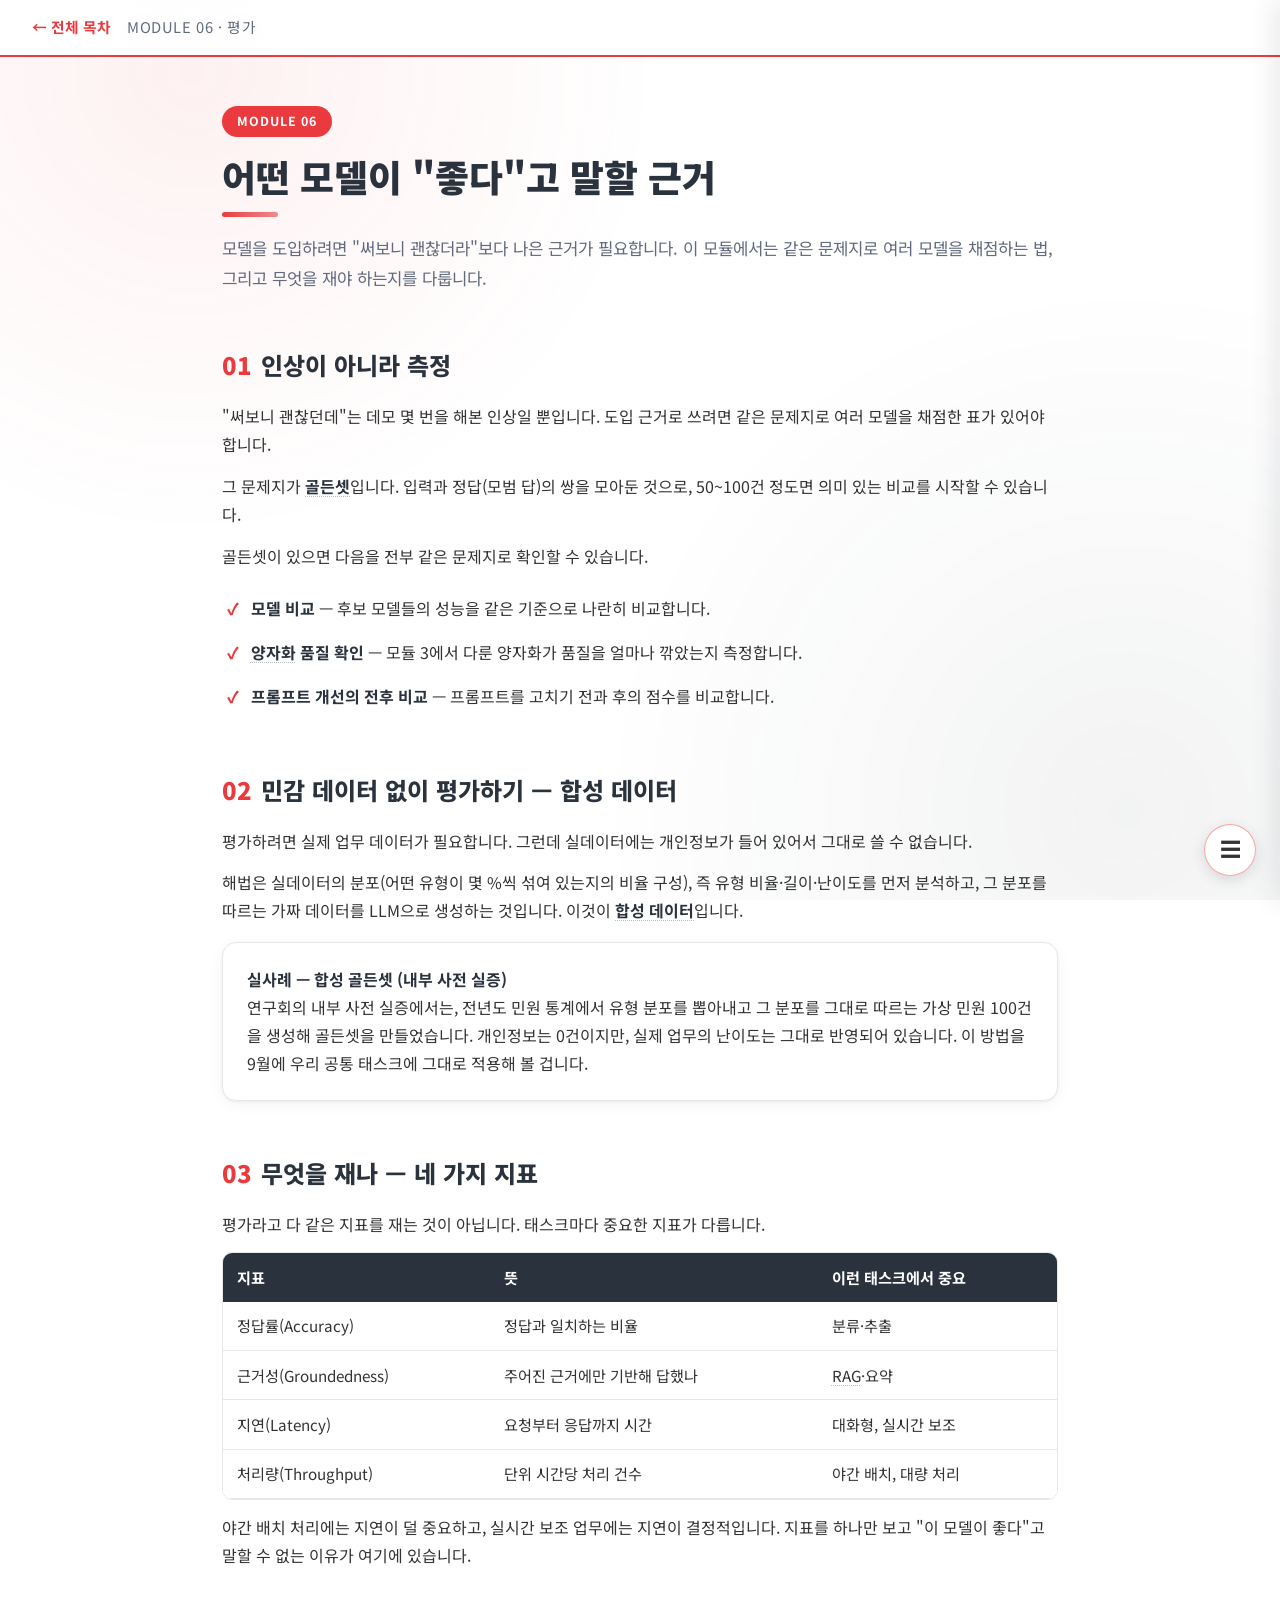
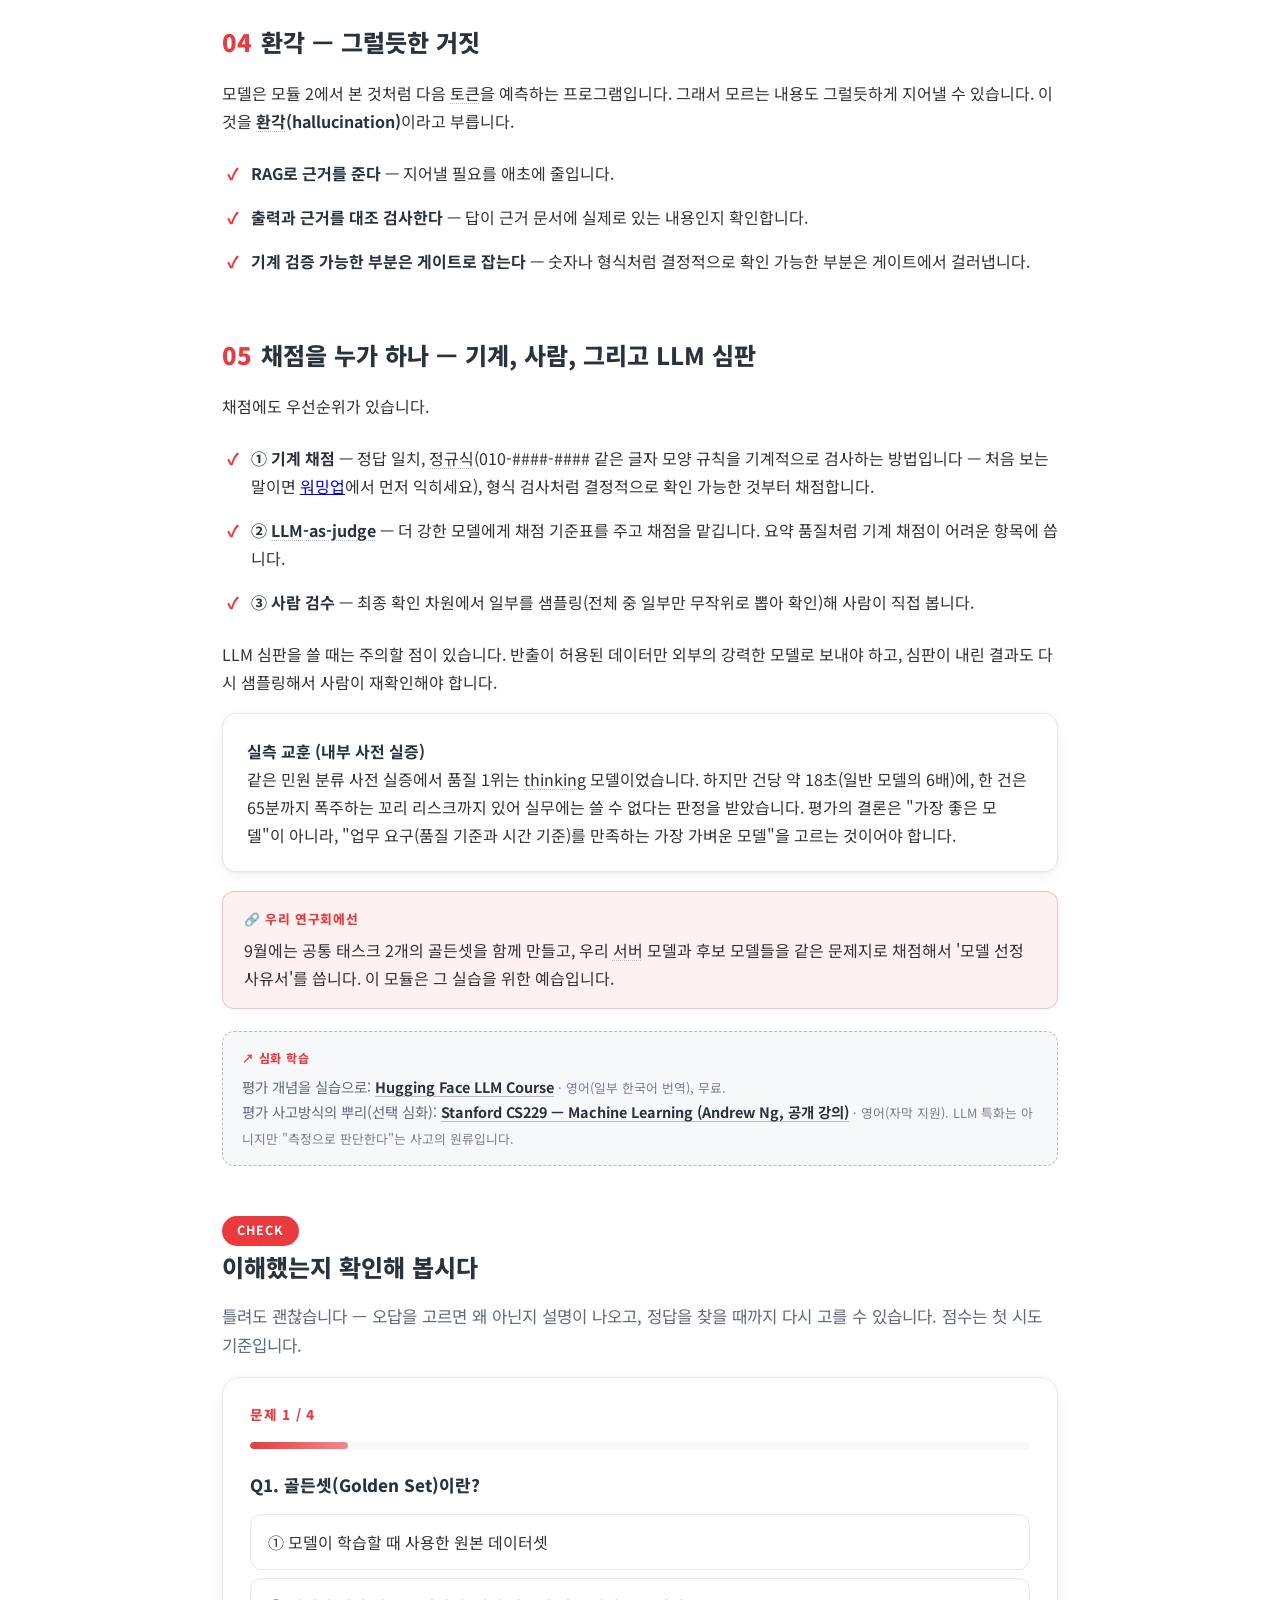
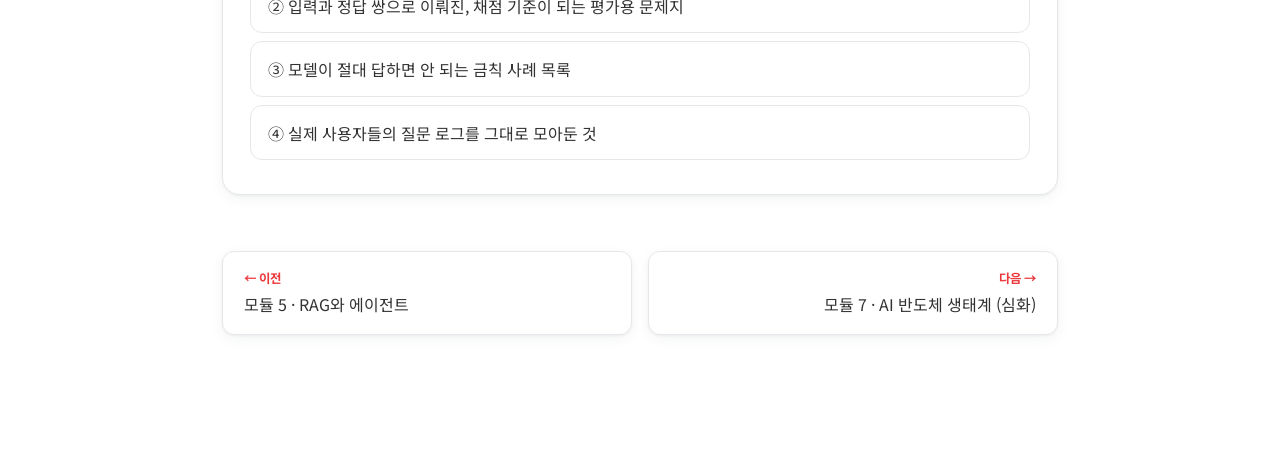
<file: modules/06-evaluation.html>
<!DOCTYPE html>
<html lang="ko">
<head>
<meta charset="UTF-8">
<meta name="viewport" content="width=device-width, initial-scale=1.0">
<title>모듈 6 · 평가 — AXIS 학습 세션</title>
<link rel="stylesheet" href="../assets/style.css">
</head>
<body>

<nav class="topnav">
  <a href="../index.html">← 전체 목차</a>
  <span class="mod-label">MODULE 06 · 평가</span>
</nav>

<div class="wrap">

<span class="badge">MODULE 06</span>
<h1>어떤 모델이 "좋다"고 말할 근거</h1>
<p class="lead">모델을 도입하려면 "써보니 괜찮더라"보다 나은 근거가 필요합니다. 이 모듈에서는 같은 문제지로 여러 모델을 채점하는 법, 그리고 무엇을 재야 하는지를 다룹니다.</p>

<h2><span class="num">01</span>인상이 아니라 측정</h2>

<p>"써보니 괜찮던데"는 데모 몇 번을 해본 인상일 뿐입니다. 도입 근거로 쓰려면 같은 문제지로 여러 모델을 채점한 표가 있어야 합니다.</p>

<p>그 문제지가 <strong>골든셋</strong>입니다. 입력과 정답(모범 답)의 쌍을 모아둔 것으로, 50~100건 정도면 의미 있는 비교를 시작할 수 있습니다.</p>

<p>골든셋이 있으면 다음을 전부 같은 문제지로 확인할 수 있습니다.</p>

<ul class="keypoints">
  <li><strong>모델 비교</strong> — 후보 모델들의 성능을 같은 기준으로 나란히 비교합니다.</li>
  <li><strong>양자화 품질 확인</strong> — 모듈 3에서 다룬 양자화가 품질을 얼마나 깎았는지 측정합니다.</li>
  <li><strong>프롬프트 개선의 전후 비교</strong> — 프롬프트를 고치기 전과 후의 점수를 비교합니다.</li>
</ul>

<h2><span class="num">02</span>민감 데이터 없이 평가하기 — 합성 데이터</h2>

<p>평가하려면 실제 업무 데이터가 필요합니다. 그런데 실데이터에는 개인정보가 들어 있어서 그대로 쓸 수 없습니다.</p>

<p>해법은 실데이터의 분포(어떤 유형이 몇 %씩 섞여 있는지의 비율 구성), 즉 유형 비율·길이·난이도를 먼저 분석하고, 그 분포를 따르는 가짜 데이터를 LLM으로 생성하는 것입니다. 이것이 <strong>합성 데이터</strong>입니다.</p>

<div class="card">
<strong>실사례 — 합성 골든셋 (내부 사전 실증)</strong><br>
연구회의 내부 사전 실증에서는, 전년도 민원 통계에서 유형 분포를 뽑아내고 그 분포를 그대로 따르는 가상 민원 100건을 생성해 골든셋을 만들었습니다. 개인정보는 0건이지만, 실제 업무의 난이도는 그대로 반영되어 있습니다. 이 방법을 9월에 우리 공통 태스크에 그대로 적용해 볼 겁니다.
</div>

<h2><span class="num">03</span>무엇을 재나 — 네 가지 지표</h2>

<p>평가라고 다 같은 지표를 재는 것이 아닙니다. 태스크마다 중요한 지표가 다릅니다.</p>

<div class="table-scroll">
<table>
  <tr><th>지표</th><th>뜻</th><th>이런 태스크에서 중요</th></tr>
  <tr><td>정답률(Accuracy)</td><td>정답과 일치하는 비율</td><td>분류·추출</td></tr>
  <tr><td>근거성(Groundedness)</td><td>주어진 근거에만 기반해 답했나</td><td>RAG·요약</td></tr>
  <tr><td>지연(Latency)</td><td>요청부터 응답까지 시간</td><td>대화형, 실시간 보조</td></tr>
  <tr><td>처리량(Throughput)</td><td>단위 시간당 처리 건수</td><td>야간 배치, 대량 처리</td></tr>
</table>
</div>

<p>야간 배치 처리에는 지연이 덜 중요하고, 실시간 보조 업무에는 지연이 결정적입니다. 지표를 하나만 보고 "이 모델이 좋다"고 말할 수 없는 이유가 여기에 있습니다.</p>

<h2><span class="num">04</span>환각 — 그럴듯한 거짓</h2>

<p>모델은 모듈 2에서 본 것처럼 다음 토큰을 예측하는 프로그램입니다. 그래서 모르는 내용도 그럴듯하게 지어낼 수 있습니다. 이것을 <strong>환각(hallucination)</strong>이라고 부릅니다.</p>

<ul class="keypoints">
  <li><strong>RAG로 근거를 준다</strong> — 지어낼 필요를 애초에 줄입니다.</li>
  <li><strong>출력과 근거를 대조 검사한다</strong> — 답이 근거 문서에 실제로 있는 내용인지 확인합니다.</li>
  <li><strong>기계 검증 가능한 부분은 게이트로 잡는다</strong> — 숫자나 형식처럼 결정적으로 확인 가능한 부분은 게이트에서 걸러냅니다.</li>
</ul>

<h2><span class="num">05</span>채점을 누가 하나 — 기계, 사람, 그리고 LLM 심판</h2>

<p>채점에도 우선순위가 있습니다.</p>

<ul class="keypoints">
  <li><strong>① 기계 채점</strong> — 정답 일치, 정규식(010-####-#### 같은 글자 모양 규칙을 기계적으로 검사하는 방법입니다 — 처음 보는 말이면 <a href="warmup.html">워밍업</a>에서 먼저 익히세요), 형식 검사처럼 결정적으로 확인 가능한 것부터 채점합니다.</li>
  <li><strong>② LLM-as-judge</strong> — 더 강한 모델에게 채점 기준표를 주고 채점을 맡깁니다. 요약 품질처럼 기계 채점이 어려운 항목에 씁니다.</li>
  <li><strong>③ 사람 검수</strong> — 최종 확인 차원에서 일부를 샘플링(전체 중 일부만 무작위로 뽑아 확인)해 사람이 직접 봅니다.</li>
</ul>

<p>LLM 심판을 쓸 때는 주의할 점이 있습니다. 반출이 허용된 데이터만 외부의 강력한 모델로 보내야 하고, 심판이 내린 결과도 다시 샘플링해서 사람이 재확인해야 합니다.</p>

<div class="card">
<strong>실측 교훈 (내부 사전 실증)</strong><br>
같은 민원 분류 사전 실증에서 품질 1위는 thinking 모델이었습니다. 하지만 건당 약 18초(일반 모델의 6배)에, 한 건은 65분까지 폭주하는 꼬리 리스크까지 있어 실무에는 쓸 수 없다는 판정을 받았습니다. 평가의 결론은 "가장 좋은 모델"이 아니라, "업무 요구(품질 기준과 시간 기준)를 만족하는 가장 가벼운 모델"을 고르는 것이어야 합니다.
</div>

<div class="axis-box">
9월에는 공통 태스크 2개의 골든셋을 함께 만들고, 우리 서버 모델과 후보 모델들을 같은 문제지로 채점해서 '모델 선정 사유서'를 씁니다. 이 모듈은 그 실습을 위한 예습입니다.
</div>

<div class="further">
평가 개념을 실습으로: <a href="https://huggingface.co/learn/llm-course/en/chapter1/1" target="_blank" rel="noopener">Hugging Face LLM Course</a> <span class="note">· 영어(일부 한국어 번역), 무료.</span><br>
평가 사고방식의 뿌리(선택 심화): <a href="https://www.youtube.com/playlist?list=PLoROMvodv4rMiGQp3WXShtMGgzqpfVfbU" target="_blank" rel="noopener">Stanford CS229 — Machine Learning (Andrew Ng, 공개 강의)</a> <span class="note">· 영어(자막 지원). LLM 특화는 아니지만 "측정으로 판단한다"는 사고의 원류입니다.</span>
</div>

<div id="quiz"></div>

<div class="pager">
  <a href="05-rag-agent.html"><span class="dir">← 이전</span>모듈 5 · RAG와 에이전트</a>
  <a class="next" href="07-hw-ecosystem.html"><span class="dir">다음 →</span>모듈 7 · AI 반도체 생태계 (심화)</a>
</div>

</div>

<script>
const QUIZ = [
  {
    "q": "골든셋(Golden Set)이란?",
    "opts": [
      "모델이 학습할 때 사용한 원본 데이터셋",
      "입력과 정답 쌍으로 이뤄진, 채점 기준이 되는 평가용 문제지",
      "모델이 절대 답하면 안 되는 금칙 사례 목록",
      "실제 사용자들의 질문 로그를 그대로 모아둔 것"
    ],
    "a": 1,
    "wrongWhy": [
      "학습셋과 평가셋의 구분이 이 문제의 핵심입니다. 학습에 쓴 데이터로 평가하면 '외운 문제로 시험 보는' 격이라, 평가용 문제지는 반드시 별도로 만듭니다.",
      null,
      "그건 안전 필터(금칙어·차단 규칙) 쪽 개념입니다. 골든셋은 막는 목록이 아니라 '잘했는지 채점하는 기준'입니다.",
      "로그에는 '입력'만 있고 '정답'이 없습니다. 골든셋의 절반은 사람이 확정한 모범 답 — 정답 없는 로그로는 채점이 성립하지 않습니다."
    ],
    "why": "골든셋 = 입력 + 사람이 확정한 정답의 쌍. 같은 문제지로 여러 모델·설정을 채점해야 비교가 성립하며, 50~100건이면 의미 있는 시작이 됩니다."
  },
  {
    "q": "개인정보가 든 실데이터로 평가할 수 없을 때의 올바른 대안은?",
    "opts": [
      "개인정보 부분만 지우고 원본 데이터를 그대로 쓴다",
      "실데이터의 분포(유형·길이·난이도)를 분석해, 그 분포를 따르는 합성 데이터를 생성한다",
      "공개 벤치마크 데이터셋으로 대신 평가한다",
      "유형별 대표 사례 2~3건만 골라 눈으로 확인한다"
    ],
    "a": 1,
    "wrongWhy": [
      "그럴듯하지만 함정이 있습니다. '지웠다'는 판단 자체가 검증 대상이고(놓친 한 건이 사고), 조합에 의한 재식별 위험과 내부 규정 확인도 남습니다. 우리 사전 실증이 원본 대신 분포만 뽑아 쓴 이유입니다.",
      null,
      "공개 벤치마크는 언어·업무 맥락·유형 분포가 우리 민원과 달라, 거기서 잘한 모델이 우리 업무에서도 잘한다는 보장이 없습니다.",
      "2~3건은 인상이지 측정이 아닙니다. 유형 분포를 반영한 수십 건 이상이어야 '우리 업무 전반'을 대표합니다."
    ],
    "why": "실데이터에서 가져올 것은 내용이 아니라 '분포'입니다. 그 분포대로 생성한 합성 데이터면 개인정보 0건으로 실전 난이도의 문제지를 만들 수 있습니다."
  },
  {
    "q": "야간에 대량 문서를 일괄 처리하는 태스크에서 상대적으로 '덜' 중요한 지표는?",
    "opts": [
      "정답률(Accuracy)",
      "근거성(Groundedness)",
      "개별 응답의 지연(Latency)",
      "처리량(Throughput)"
    ],
    "a": 2,
    "wrongWhy": [
      "배치라고 부정확해도 되는 건 아닙니다. 아침에 열어볼 결과물의 품질은 정답률이 정합니다.",
      "요약·분류 결과가 원문에 근거했는지는 배치에서도 그대로 중요합니다. 밤새 조용히 쌓인 환각이 더 무섭습니다.",
      null,
      "처리량은 오히려 배치의 핵심 지표입니다 — 밤새 몇 건을 끝내느냐가 곧 성패입니다."
    ],
    "why": "사람이 한 건 한 건 기다리지 않으니 개별 응답 속도(latency)의 압박이 풀리는 것뿐, 품질 지표와 총 처리량은 그대로 중요합니다. 태스크가 주 지표를 정합니다."
  },
  {
    "q": "모델 선정의 올바른 결론 문장은?",
    "opts": [
      "공개 벤치마크 순위가 가장 높은 모델을 쓴다",
      "골든셋 품질 점수가 가장 높은 모델을 쓴다",
      "품질 기준과 시간 기준을 모두 만족하는 것 중 가장 가벼운 모델을 쓴다",
      "컨텍스트 윈도우가 가장 긴 모델을 쓴다"
    ],
    "a": 2,
    "wrongWhy": [
      "공개 벤치마크는 남의 문제지 점수입니다. 후보 선별에는 쓰되, 결론은 내 골든셋에서 나와야 합니다.",
      "가장 그럴듯한 함정입니다 — 품질 1위가 건당 수십 초에 가끔 폭주까지 한다면? 우리 사전 실증의 thinking 모델이 정확히 이 경우였습니다. 품질 축 하나만 보면 시간 축에서 탈락하는 모델을 고르게 됩니다.",
      null,
      "긴 컨텍스트는 특정 요구사항이지 종합 우열이 아닙니다. 게다가 길게 잡을수록 KV 캐시 비용이 커집니다(모듈 2)."
    ],
    "why": "평가의 목적은 '최고 모델 찾기'가 아니라 '요구 조건(품질+시간)을 정의하고, 그걸 만족하는 최소 자원의 모델 고르기'입니다."
  }
];
</script>
<script src="../assets/quiz.js"></script>
<script src="../assets/toc.js" defer></script>
<script src="../assets/gloss.js" defer></script>
</body>
</html>
</file>
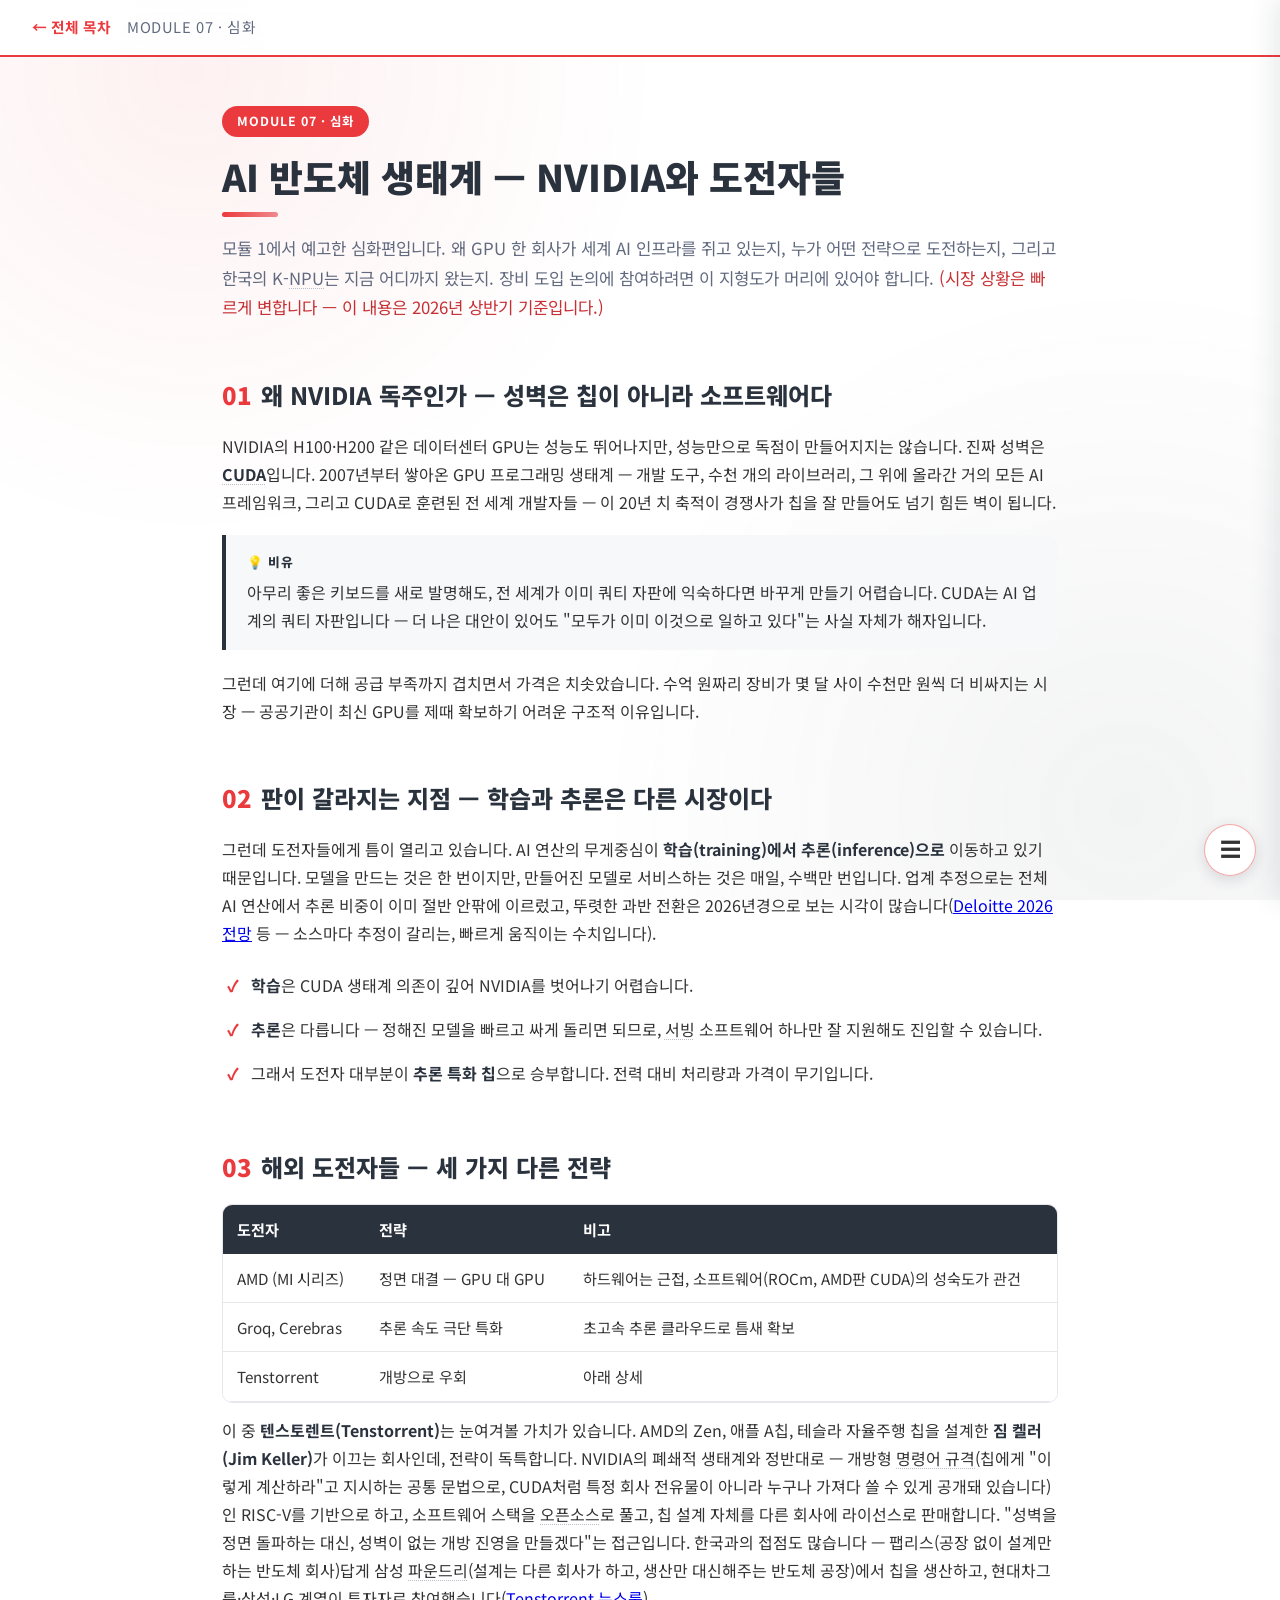
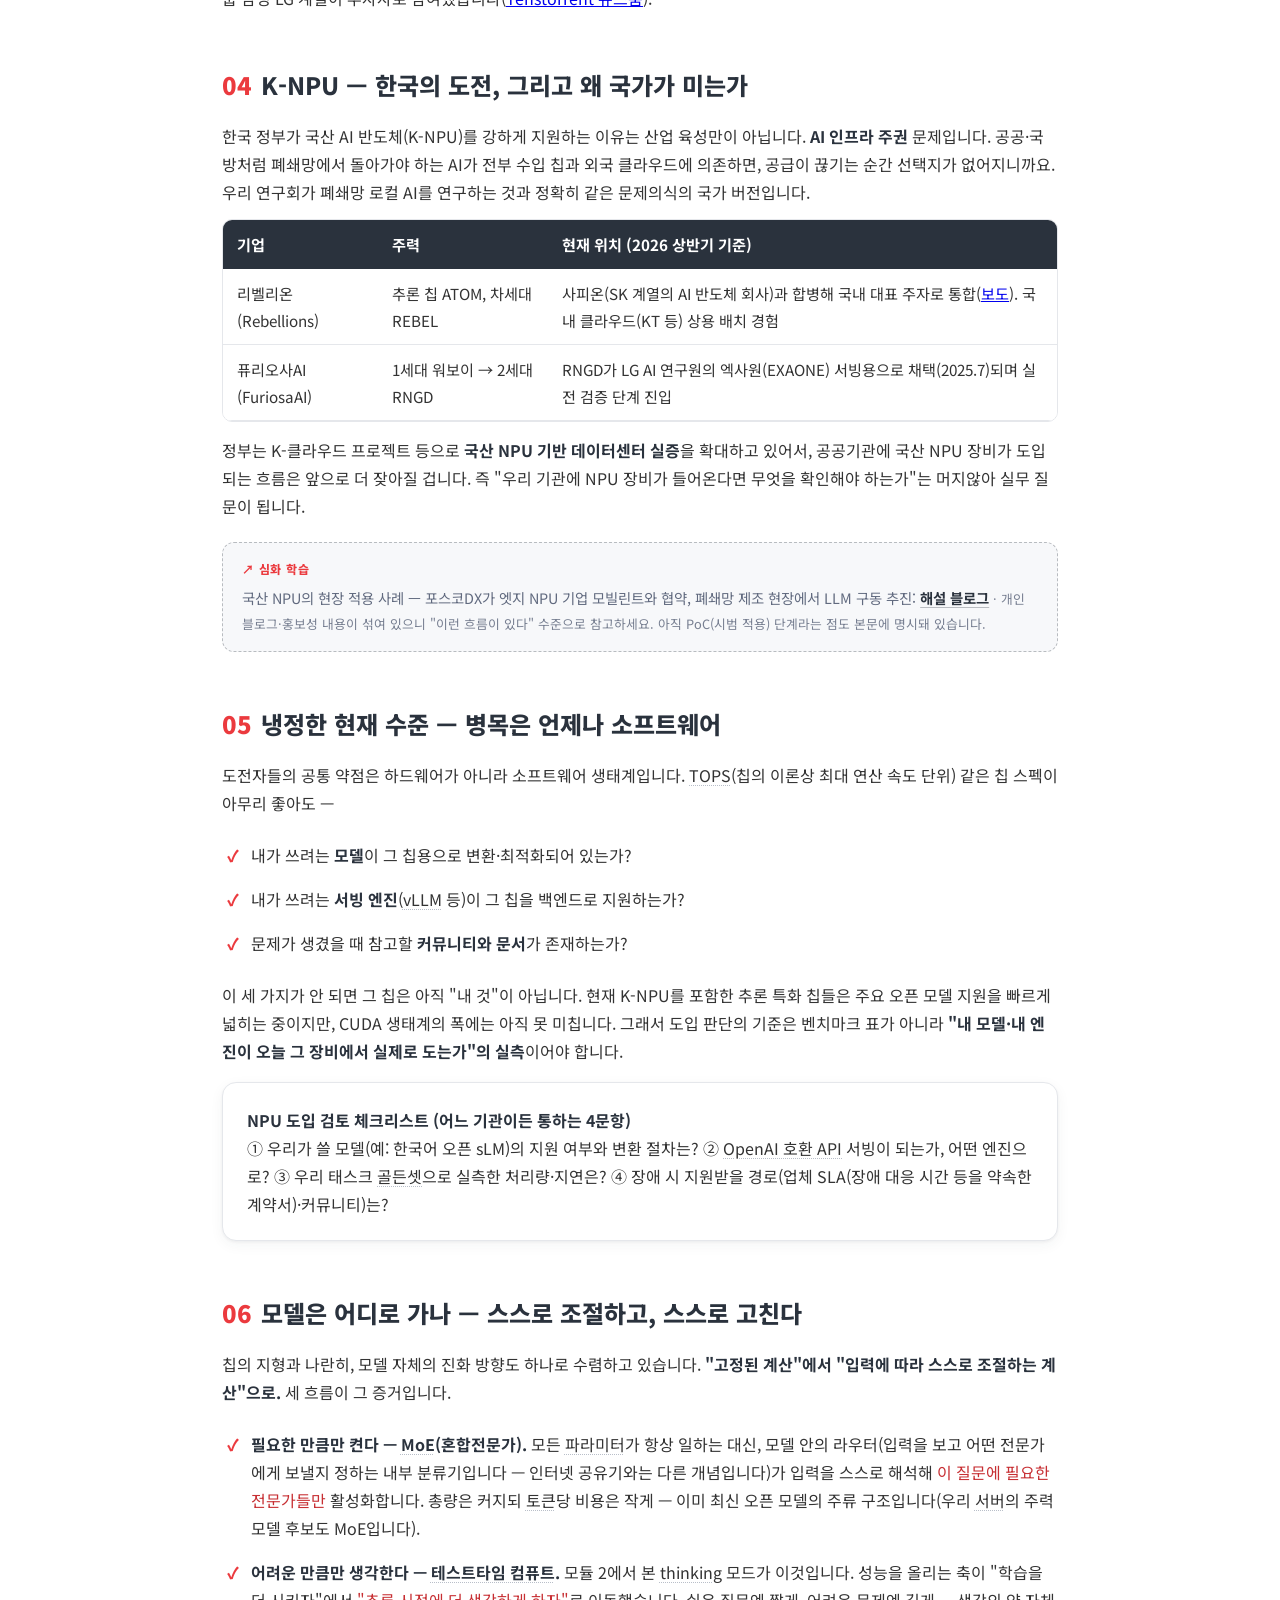
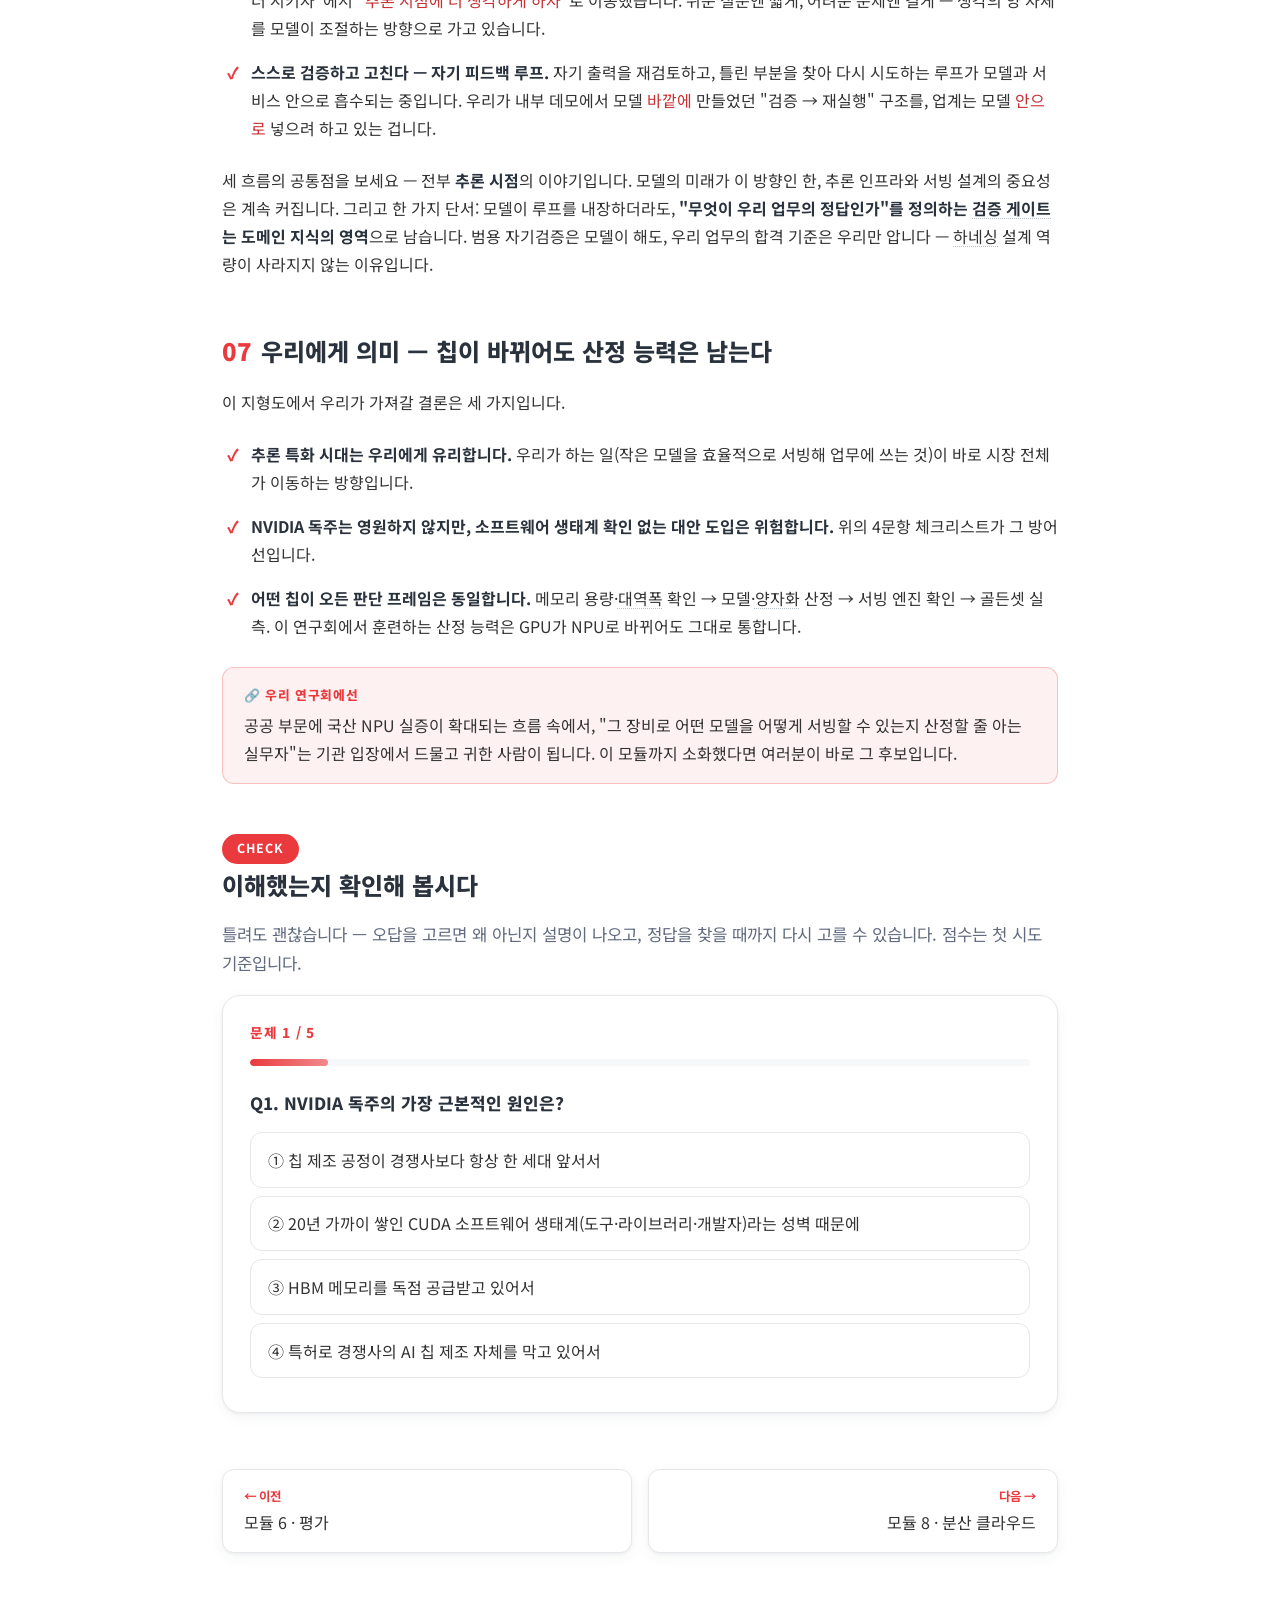
<file: modules/07-hw-ecosystem.html>
<!DOCTYPE html>
<html lang="ko">
<head>
<meta charset="UTF-8">
<meta name="viewport" content="width=device-width, initial-scale=1.0">
<title>모듈 7 · AI 반도체 생태계 — AXIS 학습 세션</title>
<link rel="stylesheet" href="../assets/style.css">
</head>
<body>

<nav class="topnav">
  <a href="../index.html">← 전체 목차</a>
  <span class="mod-label">MODULE 07 · 심화</span>
</nav>

<div class="wrap">

<span class="badge">MODULE 07 · 심화</span>
<h1>AI 반도체 생태계 — NVIDIA와 도전자들</h1>
<p class="lead">모듈 1에서 예고한 심화편입니다. 왜 GPU 한 회사가 세계 AI 인프라를 쥐고 있는지, 누가 어떤 전략으로 도전하는지, 그리고 한국의 K-NPU는 지금 어디까지 왔는지. 장비 도입 논의에 참여하려면 이 지형도가 머리에 있어야 합니다. <em>(시장 상황은 빠르게 변합니다 — 이 내용은 2026년 상반기 기준입니다.)</em></p>

<h2><span class="num">01</span>왜 NVIDIA 독주인가 — 성벽은 칩이 아니라 소프트웨어다</h2>

<p>NVIDIA의 H100·H200 같은 데이터센터 GPU는 성능도 뛰어나지만, 성능만으로 독점이 만들어지지는 않습니다. 진짜 성벽은 <strong>CUDA</strong>입니다. 2007년부터 쌓아온 GPU 프로그래밍 생태계 — 개발 도구, 수천 개의 라이브러리, 그 위에 올라간 거의 모든 AI 프레임워크, 그리고 CUDA로 훈련된 전 세계 개발자들 — 이 20년 치 축적이 경쟁사가 칩을 잘 만들어도 넘기 힘든 벽이 됩니다.</p>

<div class="analogy">
아무리 좋은 키보드를 새로 발명해도, 전 세계가 이미 쿼티 자판에 익숙하다면 바꾸게 만들기 어렵습니다. CUDA는 AI 업계의 쿼티 자판입니다 — 더 나은 대안이 있어도 "모두가 이미 이것으로 일하고 있다"는 사실 자체가 해자입니다.
</div>

<p>그런데 여기에 더해 공급 부족까지 겹치면서 가격은 치솟았습니다. 수억 원짜리 장비가 몇 달 사이 수천만 원씩 더 비싸지는 시장 — 공공기관이 최신 GPU를 제때 확보하기 어려운 구조적 이유입니다.</p>

<h2><span class="num">02</span>판이 갈라지는 지점 — 학습과 추론은 다른 시장이다</h2>

<p>그런데 도전자들에게 틈이 열리고 있습니다. AI 연산의 무게중심이 <strong>학습(training)에서 추론(inference)으로</strong> 이동하고 있기 때문입니다. 모델을 만드는 것은 한 번이지만, 만들어진 모델로 서비스하는 것은 매일, 수백만 번입니다. 업계 추정으로는 전체 AI 연산에서 추론 비중이 이미 절반 안팎에 이르렀고, 뚜렷한 과반 전환은 2026년경으로 보는 시각이 많습니다(<a href="https://www.deloitte.com/us/en/insights/industry/technology/technology-media-and-telecom-predictions/2026/compute-power-ai.html" target="_blank" rel="noopener">Deloitte 2026 전망</a> 등 — 소스마다 추정이 갈리는, 빠르게 움직이는 수치입니다).</p>

<ul class="keypoints">
  <li><strong>학습</strong>은 CUDA 생태계 의존이 깊어 NVIDIA를 벗어나기 어렵습니다.</li>
  <li><strong>추론</strong>은 다릅니다 — 정해진 모델을 빠르고 싸게 돌리면 되므로, 서빙 소프트웨어 하나만 잘 지원해도 진입할 수 있습니다.</li>
  <li>그래서 도전자 대부분이 <strong>추론 특화 칩</strong>으로 승부합니다. 전력 대비 처리량과 가격이 무기입니다.</li>
</ul>

<h2><span class="num">03</span>해외 도전자들 — 세 가지 다른 전략</h2>

<div class="table-scroll">
<table>
  <tr><th>도전자</th><th>전략</th><th>비고</th></tr>
  <tr><td>AMD (MI 시리즈)</td><td>정면 대결 — GPU 대 GPU</td><td>하드웨어는 근접, 소프트웨어(ROCm, AMD판 CUDA)의 성숙도가 관건</td></tr>
  <tr><td>Groq, Cerebras</td><td>추론 속도 극단 특화</td><td>초고속 추론 클라우드로 틈새 확보</td></tr>
  <tr><td>Tenstorrent</td><td>개방으로 우회</td><td>아래 상세</td></tr>
</table>
</div>

<p>이 중 <strong>텐스토렌트(Tenstorrent)</strong>는 눈여겨볼 가치가 있습니다. AMD의 Zen, 애플 A칩, 테슬라 자율주행 칩을 설계한 <strong>짐 켈러(Jim Keller)</strong>가 이끄는 회사인데, 전략이 독특합니다. NVIDIA의 폐쇄적 생태계와 정반대로 — 개방형 명령어 규격(칩에게 "이렇게 계산하라"고 지시하는 공통 문법으로, CUDA처럼 특정 회사 전유물이 아니라 누구나 가져다 쓸 수 있게 공개돼 있습니다)인 RISC-V를 기반으로 하고, 소프트웨어 스택을 오픈소스로 풀고, 칩 설계 자체를 다른 회사에 라이선스로 판매합니다. "성벽을 정면 돌파하는 대신, 성벽이 없는 개방 진영을 만들겠다"는 접근입니다. 한국과의 접점도 많습니다 — 팹리스(공장 없이 설계만 하는 반도체 회사)답게 삼성 파운드리(설계는 다른 회사가 하고, 생산만 대신해주는 반도체 공장)에서 칩을 생산하고, 현대차그룹·삼성·LG 계열이 투자자로 참여했습니다(<a href="https://tenstorrent.com/en/newsroom/" target="_blank" rel="noopener">Tenstorrent 뉴스룸</a>).</p>

<h2><span class="num">04</span>K-NPU — 한국의 도전, 그리고 왜 국가가 미는가</h2>

<p>한국 정부가 국산 AI 반도체(K-NPU)를 강하게 지원하는 이유는 산업 육성만이 아닙니다. <strong>AI 인프라 주권</strong> 문제입니다. 공공·국방처럼 폐쇄망에서 돌아가야 하는 AI가 전부 수입 칩과 외국 클라우드에 의존하면, 공급이 끊기는 순간 선택지가 없어지니까요. 우리 연구회가 폐쇄망 로컬 AI를 연구하는 것과 정확히 같은 문제의식의 국가 버전입니다.</p>

<div class="table-scroll">
<table>
  <tr><th>기업</th><th>주력</th><th>현재 위치 (2026 상반기 기준)</th></tr>
  <tr><td>리벨리온 (Rebellions)</td><td>추론 칩 ATOM, 차세대 REBEL</td><td>사피온(SK 계열의 AI 반도체 회사)과 합병해 국내 대표 주자로 통합(<a href="https://www.koreaherald.com/article/10012110" target="_blank" rel="noopener">보도</a>). 국내 클라우드(KT 등) 상용 배치 경험</td></tr>
  <tr><td>퓨리오사AI (FuriosaAI)</td><td>1세대 워보이 → 2세대 RNGD</td><td>RNGD가 LG AI 연구원의 엑사원(EXAONE) 서빙용으로 채택(2025.7)되며 실전 검증 단계 진입</td></tr>
</table>
</div>

<p>정부는 K-클라우드 프로젝트 등으로 <strong>국산 NPU 기반 데이터센터 실증</strong>을 확대하고 있어서, 공공기관에 국산 NPU 장비가 도입되는 흐름은 앞으로 더 잦아질 겁니다. 즉 "우리 기관에 NPU 장비가 들어온다면 무엇을 확인해야 하는가"는 머지않아 실무 질문이 됩니다.</p>

<div class="further">
국산 NPU의 현장 적용 사례 — 포스코DX가 엣지 NPU 기업 모빌린트와 협약, 폐쇄망 제조 현장에서 LLM 구동 추진: <a href="https://blog.naver.com/joy014/224239833527" target="_blank" rel="noopener">해설 블로그</a> <span class="note">· 개인 블로그·홍보성 내용이 섞여 있으니 "이런 흐름이 있다" 수준으로 참고하세요. 아직 PoC(시범 적용) 단계라는 점도 본문에 명시돼 있습니다.</span>
</div>

<h2><span class="num">05</span>냉정한 현재 수준 — 병목은 언제나 소프트웨어</h2>

<p>도전자들의 공통 약점은 하드웨어가 아니라 소프트웨어 생태계입니다. TOPS(칩의 이론상 최대 연산 속도 단위) 같은 칩 스펙이 아무리 좋아도 —</p>

<ul class="keypoints">
  <li>내가 쓰려는 <strong>모델</strong>이 그 칩용으로 변환·최적화되어 있는가?</li>
  <li>내가 쓰려는 <strong>서빙 엔진</strong>(vLLM 등)이 그 칩을 백엔드로 지원하는가?</li>
  <li>문제가 생겼을 때 참고할 <strong>커뮤니티와 문서</strong>가 존재하는가?</li>
</ul>

<p>이 세 가지가 안 되면 그 칩은 아직 "내 것"이 아닙니다. 현재 K-NPU를 포함한 추론 특화 칩들은 주요 오픈 모델 지원을 빠르게 넓히는 중이지만, CUDA 생태계의 폭에는 아직 못 미칩니다. 그래서 도입 판단의 기준은 벤치마크 표가 아니라 <strong>"내 모델·내 엔진이 오늘 그 장비에서 실제로 도는가"의 실측</strong>이어야 합니다.</p>

<div class="card">
<strong>NPU 도입 검토 체크리스트 (어느 기관이든 통하는 4문항)</strong><br>
① 우리가 쓸 모델(예: 한국어 오픈 sLM)의 지원 여부와 변환 절차는? ② OpenAI 호환 API 서빙이 되는가, 어떤 엔진으로? ③ 우리 태스크 골든셋으로 실측한 처리량·지연은? ④ 장애 시 지원받을 경로(업체 SLA(장애 대응 시간 등을 약속한 계약서)·커뮤니티)는?
</div>

<h2><span class="num">06</span>모델은 어디로 가나 — 스스로 조절하고, 스스로 고친다</h2>

<p>칩의 지형과 나란히, 모델 자체의 진화 방향도 하나로 수렴하고 있습니다. <strong>"고정된 계산"에서 "입력에 따라 스스로 조절하는 계산"으로.</strong> 세 흐름이 그 증거입니다.</p>

<ul class="keypoints">
  <li><strong>필요한 만큼만 켠다 — MoE(혼합전문가).</strong> 모든 파라미터가 항상 일하는 대신, 모델 안의 라우터(입력을 보고 어떤 전문가에게 보낼지 정하는 내부 분류기입니다 — 인터넷 공유기와는 다른 개념입니다)가 입력을 스스로 해석해 <em>이 질문에 필요한 전문가들만</em> 활성화합니다. 총량은 커지되 토큰당 비용은 작게 — 이미 최신 오픈 모델의 주류 구조입니다(우리 서버의 주력 모델 후보도 MoE입니다).</li>
  <li><strong>어려운 만큼만 생각한다 — 테스트타임 컴퓨트.</strong> 모듈 2에서 본 thinking 모드가 이것입니다. 성능을 올리는 축이 "학습을 더 시키자"에서 <em>"추론 시점에 더 생각하게 하자"</em>로 이동했습니다. 쉬운 질문엔 짧게, 어려운 문제엔 길게 — 생각의 양 자체를 모델이 조절하는 방향으로 가고 있습니다.</li>
  <li><strong>스스로 검증하고 고친다 — 자기 피드백 루프.</strong> 자기 출력을 재검토하고, 틀린 부분을 찾아 다시 시도하는 루프가 모델과 서비스 안으로 흡수되는 중입니다. 우리가 내부 데모에서 모델 <em>바깥에</em> 만들었던 "검증 → 재실행" 구조를, 업계는 모델 <em>안으로</em> 넣으려 하고 있는 겁니다.</li>
</ul>

<p>세 흐름의 공통점을 보세요 — 전부 <strong>추론 시점</strong>의 이야기입니다. 모델의 미래가 이 방향인 한, 추론 인프라와 서빙 설계의 중요성은 계속 커집니다. 그리고 한 가지 단서: 모델이 루프를 내장하더라도, <strong>"무엇이 우리 업무의 정답인가"를 정의하는 검증 게이트는 도메인 지식의 영역</strong>으로 남습니다. 범용 자기검증은 모델이 해도, 우리 업무의 합격 기준은 우리만 압니다 — 하네싱 설계 역량이 사라지지 않는 이유입니다.</p>

<h2><span class="num">07</span>우리에게 의미 — 칩이 바뀌어도 산정 능력은 남는다</h2>

<p>이 지형도에서 우리가 가져갈 결론은 세 가지입니다.</p>

<ul class="keypoints">
  <li><strong>추론 특화 시대는 우리에게 유리합니다.</strong> 우리가 하는 일(작은 모델을 효율적으로 서빙해 업무에 쓰는 것)이 바로 시장 전체가 이동하는 방향입니다.</li>
  <li><strong>NVIDIA 독주는 영원하지 않지만, 소프트웨어 생태계 확인 없는 대안 도입은 위험합니다.</strong> 위의 4문항 체크리스트가 그 방어선입니다.</li>
  <li><strong>어떤 칩이 오든 판단 프레임은 동일합니다.</strong> 메모리 용량·대역폭 확인 → 모델·양자화 산정 → 서빙 엔진 확인 → 골든셋 실측. 이 연구회에서 훈련하는 산정 능력은 GPU가 NPU로 바뀌어도 그대로 통합니다.</li>
</ul>

<div class="axis-box">
공공 부문에 국산 NPU 실증이 확대되는 흐름 속에서, "그 장비로 어떤 모델을 어떻게 서빙할 수 있는지 산정할 줄 아는 실무자"는 기관 입장에서 드물고 귀한 사람이 됩니다. 이 모듈까지 소화했다면 여러분이 바로 그 후보입니다.
</div>

<div id="quiz"></div>

<div class="pager">
  <a href="06-evaluation.html"><span class="dir">← 이전</span>모듈 6 · 평가</a>
  <a class="next" href="08-distributed-cloud.html"><span class="dir">다음 →</span>모듈 8 · 분산 클라우드</a>
</div>

</div>

<script>
const QUIZ = [
  {
    "q": "NVIDIA 독주의 가장 근본적인 원인은?",
    "opts": [
      "칩 제조 공정이 경쟁사보다 항상 한 세대 앞서서",
      "20년 가까이 쌓인 CUDA 소프트웨어 생태계(도구·라이브러리·개발자)라는 성벽 때문에",
      "HBM 메모리를 독점 공급받고 있어서",
      "특허로 경쟁사의 AI 칩 제조 자체를 막고 있어서"
    ],
    "a": 1,
    "wrongWhy": [
      "제조는 TSMC 같은 파운드리가 하고, 경쟁사들도 같은 공장을 씁니다. 하드웨어 격차는 따라잡혀도 소프트웨어 생태계는 단기간에 복제가 안 됩니다.",
      null,
      "HBM은 SK하이닉스·삼성·마이크론이 만들어 여러 칩 회사에 공급합니다. 리벨리온의 차세대 칩도 HBM을 답니다 — 독점 구조가 아닙니다.",
      "경쟁사들은 자유롭게 AI 칩을 만들고 있습니다(AMD·텐스토렌트·K-NPU 전부). 문제는 만들 수 있느냐가 아니라 '만들어도 쓸 사람의 소프트웨어가 따라오느냐'입니다."
    ],
    "why": "성능 좋은 칩은 경쟁사도 만듭니다. 20년치 도구·라이브러리·개발자 기반이라는 소프트웨어 성벽이 진짜 해자입니다."
  },
  {
    "q": "도전자들이 '추론 특화 칩'으로 승부하는 이유는?",
    "opts": [
      "추론 칩이 학습 칩보다 설계가 쉬워 빨리 만들 수 있어서",
      "추론은 CUDA 의존이 상대적으로 얕아 서빙 소프트웨어만 지원해도 진입할 수 있고, 시장 비중도 커지고 있어서",
      "학습 시장은 이미 포화되어 성장이 끝나서",
      "NVIDIA가 추론 시장에는 관심이 없어서"
    ],
    "a": 1,
    "wrongWhy": [
      "단순한 편인 건 사실이지만 그게 본질이면 진작 다들 성공했을 겁니다. 핵심은 만들기 쉬움이 아니라 '고객이 갈아탈 때 버릴 것(CUDA 자산)이 적다'는 진입 구조입니다.",
      null,
      "학습 시장도 계속 큽니다. 다만 추론의 성장 속도가 더 빨라 무게중심이 이동 중일 뿐입니다.",
      "NVIDIA는 추론 시장도 강력하게 공략 중입니다. 도전자들이 노리는 건 빈자리가 아니라 '락인이 약한 자리'입니다."
    ],
    "why": "학습은 CUDA 생태계에 깊이 묶여 있지만, 추론은 정해진 모델을 돌리는 일이라 서빙 소프트웨어 하나만 받쳐줘도 진입 가능합니다 — 락인의 두께 차이가 공략 지점을 정했습니다."
  },
  {
    "q": "텐스토렌트(Tenstorrent)의 전략을 가장 잘 요약한 것은?",
    "opts": [
      "CUDA와 완전 호환되는 칩을 만들어 정면 승부한다",
      "RISC-V 개방 규격 + 오픈소스 소프트웨어 + 설계 라이선스 판매로, 폐쇄 생태계를 '개방'으로 우회한다",
      "가격을 NVIDIA의 절반 이하로 낮추는 저가 전략을 편다",
      "게임용 GPU 시장을 먼저 장악한 뒤 AI로 확장한다"
    ],
    "a": 1,
    "wrongWhy": [
      "CUDA 호환층(예: AMD 진영의 변환 도구)은 실존하는 다른 접근이지만, 텐스토렌트의 길이 아닙니다. 호환은 결국 남의 규격을 뒤쫓는 것 — 텐스토렌트는 규격 자체를 열린 것으로 바꾸자는 쪽입니다.",
      null,
      "가격 경쟁력도 내세우지만 그것만으론 소프트웨어 성벽을 못 넘습니다. 싼데 내 모델이 안 돌면 안 사니까요.",
      "게임 시장은 NVIDIA의 본진이고 텐스토렌트는 아예 발을 딛지 않습니다. AI 연산 전용입니다."
    ],
    "why": "성벽을 정면 돌파(호환)하거나 값으로 우회(저가)하는 대신, '성벽이 없는 개방 진영을 만든다'가 텐스토렌트의 베팅입니다. 삼성 파운드리 생산 등 한국과의 접점도 많습니다."
  },
  {
    "q": "국산 NPU 장비 도입을 검토할 때 '가장 먼저' 확인할 것은?",
    "opts": [
      "공개 벤치마크 순위",
      "TOPS(이론상 최대 연산 성능)",
      "우리가 쓸 모델과 서빙 엔진이 그 칩에서 실제로 지원·구동되는지",
      "국산 여부와 정부 인증 획득 현황"
    ],
    "a": 2,
    "wrongWhy": [
      "순위표는 남의 워크로드 기준입니다. 후보 비교엔 참고가 되지만 첫 관문은 아닙니다.",
      "TOPS는 소프트웨어가 받쳐줄 때의 이론값입니다. 스택이 안 따라오면 숫자는 종이 위에만 존재합니다.",
      null,
      "조달 요건으로는 중요하지만, 인증이 있어도 내 모델이 안 돌면 그 장비로 할 수 있는 일이 없습니다. 기술 검토의 첫 질문은 언제나 구동 가능성입니다."
    ],
    "why": "추론 특화 칩의 공통 병목은 소프트웨어 스택입니다. '내 모델·내 엔진이 오늘 그 장비에서 도는가'의 실측이 도입 판단의 출발점입니다."
  },
  {
    "q": "AI 반도체 지형이 어떻게 바뀌든 변하지 않는 실무 역량은?",
    "opts": [
      "CUDA 프로그래밍 숙련도",
      "메모리 확인 → 모델·양자화 산정 → 엔진 확인 → 골든셋 실측이라는 판단 프레임",
      "특정 서빙 엔진의 설정 옵션 암기",
      "최신 칩 뉴스와 벤치마크 순위 추적"
    ],
    "a": 1,
    "wrongWhy": [
      "CUDA 생태계가 강력한 건 시장 구조 이야기이고, 우리 같은 실무자의 이식 가능한 역량과는 층이 다릅니다. NPU 시대가 오면 CUDA 지식 자체는 낡습니다.",
      null,
      "엔진 옵션은 버전만 바뀌어도 달라지는 지식입니다. 옵션을 '왜 그렇게 잡는지'의 산정 논리가 남는 부분입니다.",
      "동향은 정보이지 역량이 아닙니다. 판단 프레임이 있어야 새 정보가 결정으로 바뀝니다."
    ],
    "why": "칩이 GPU에서 NPU로 바뀌어도 '이 장비에서 무엇을 어떻게 서빙할 수 있는가'를 산정하는 프레임은 동일합니다 — 이 연구회가 훈련하는 것이 바로 그것입니다."
  }
];
</script>
<script src="../assets/quiz.js"></script>
<script src="../assets/toc.js" defer></script>
<script src="../assets/gloss.js" defer></script>
</body>
</html>
</file>
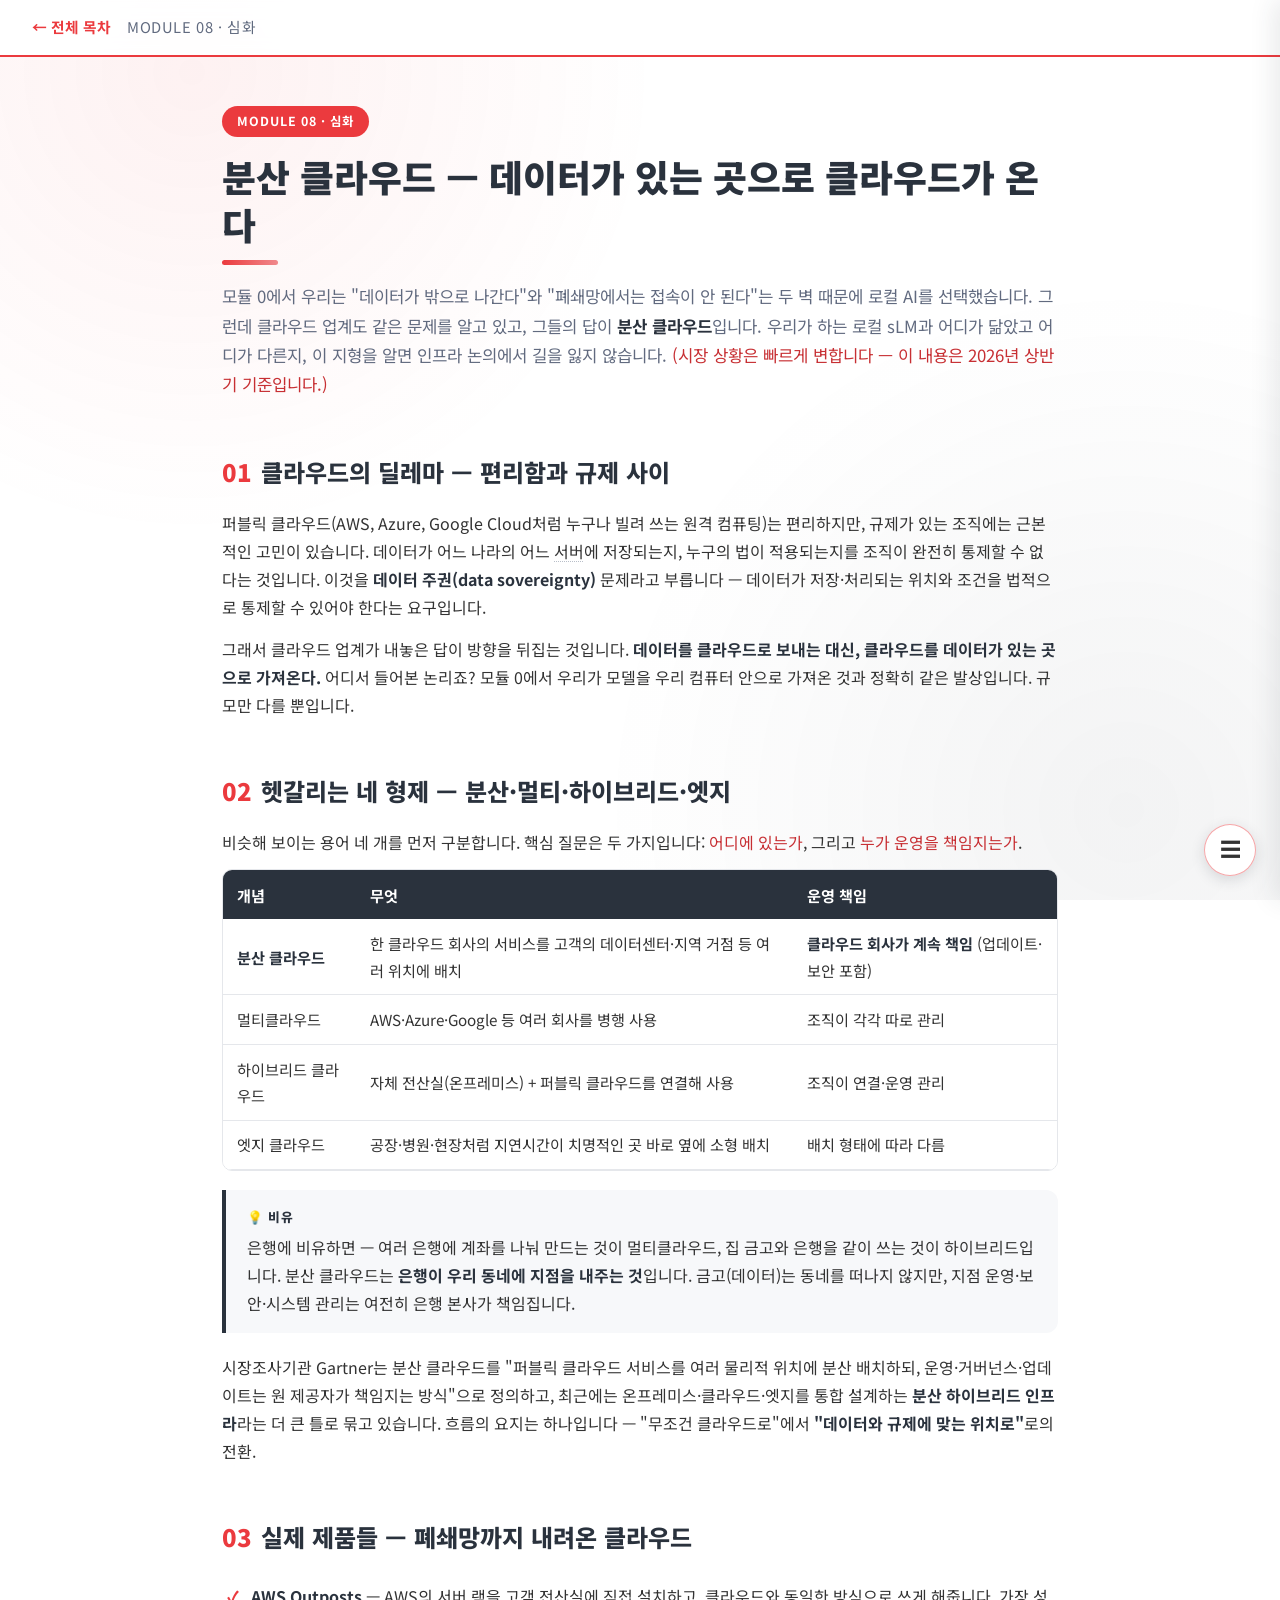
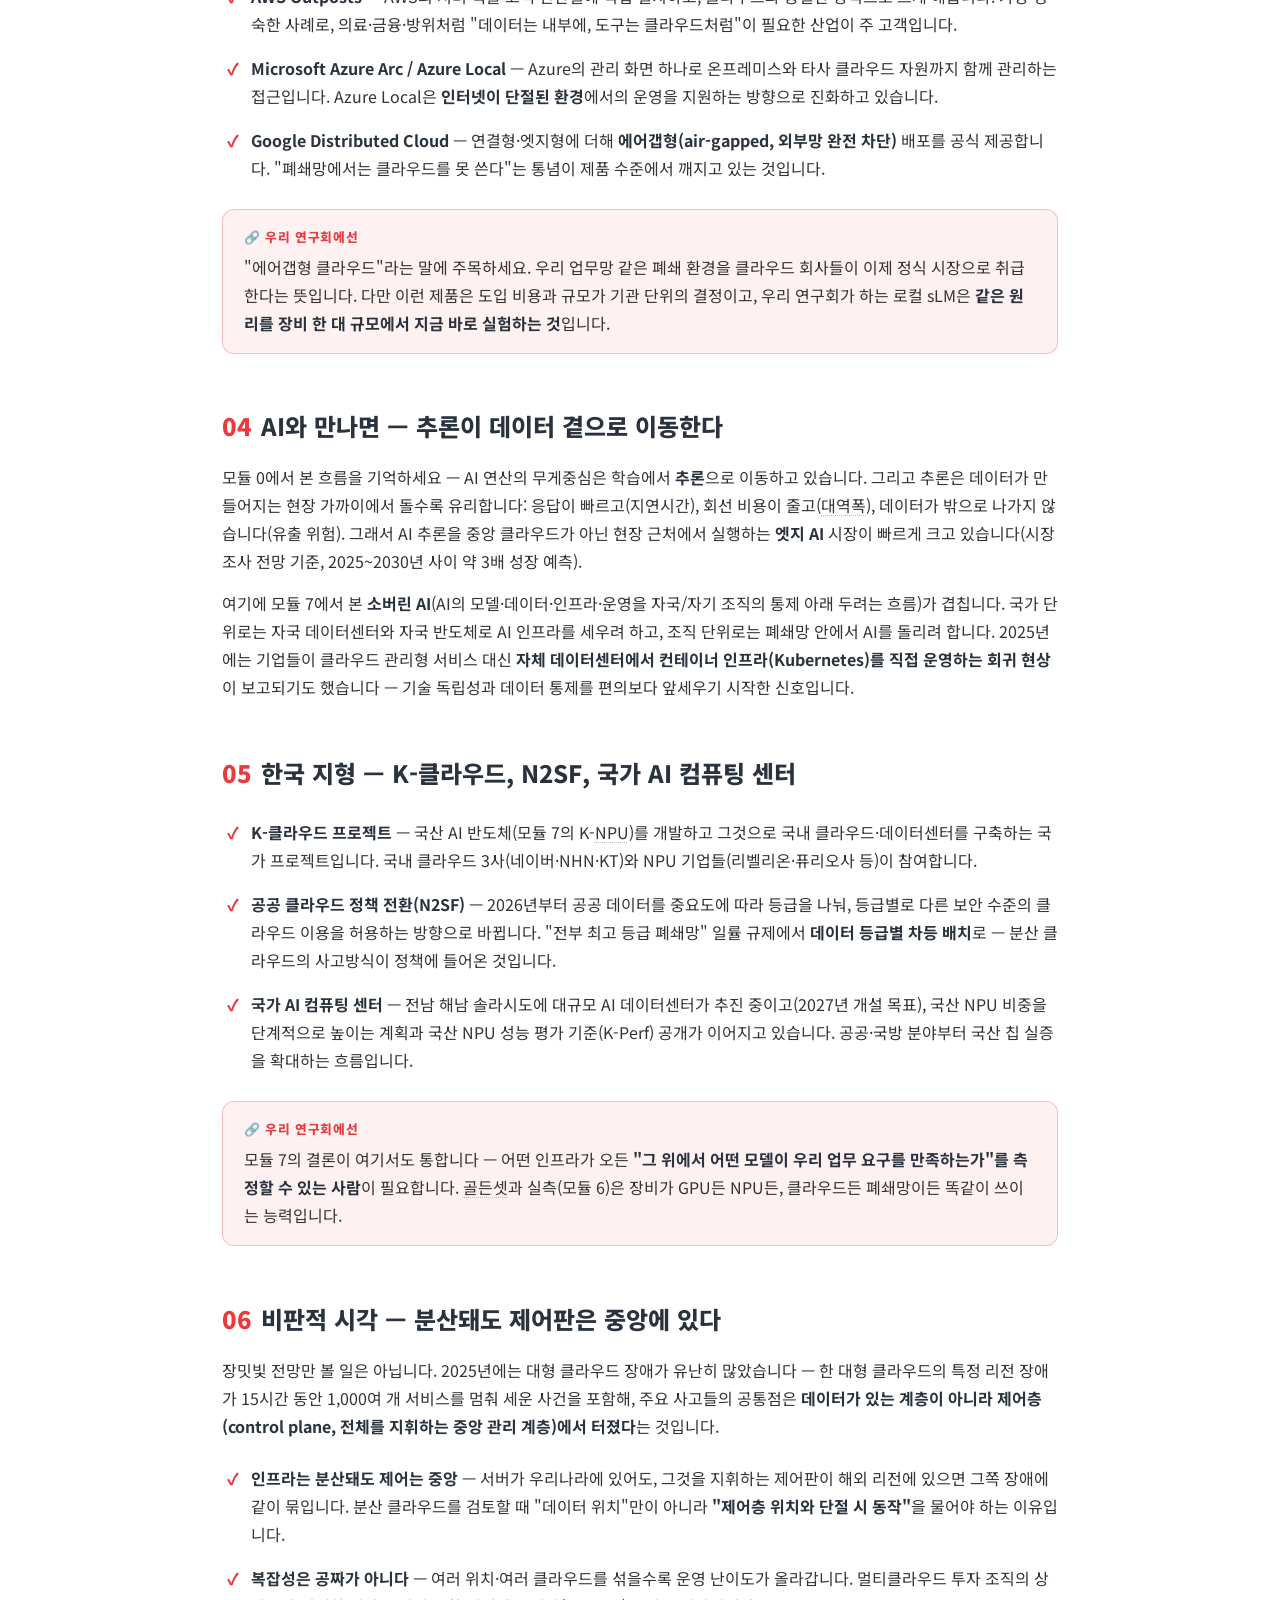
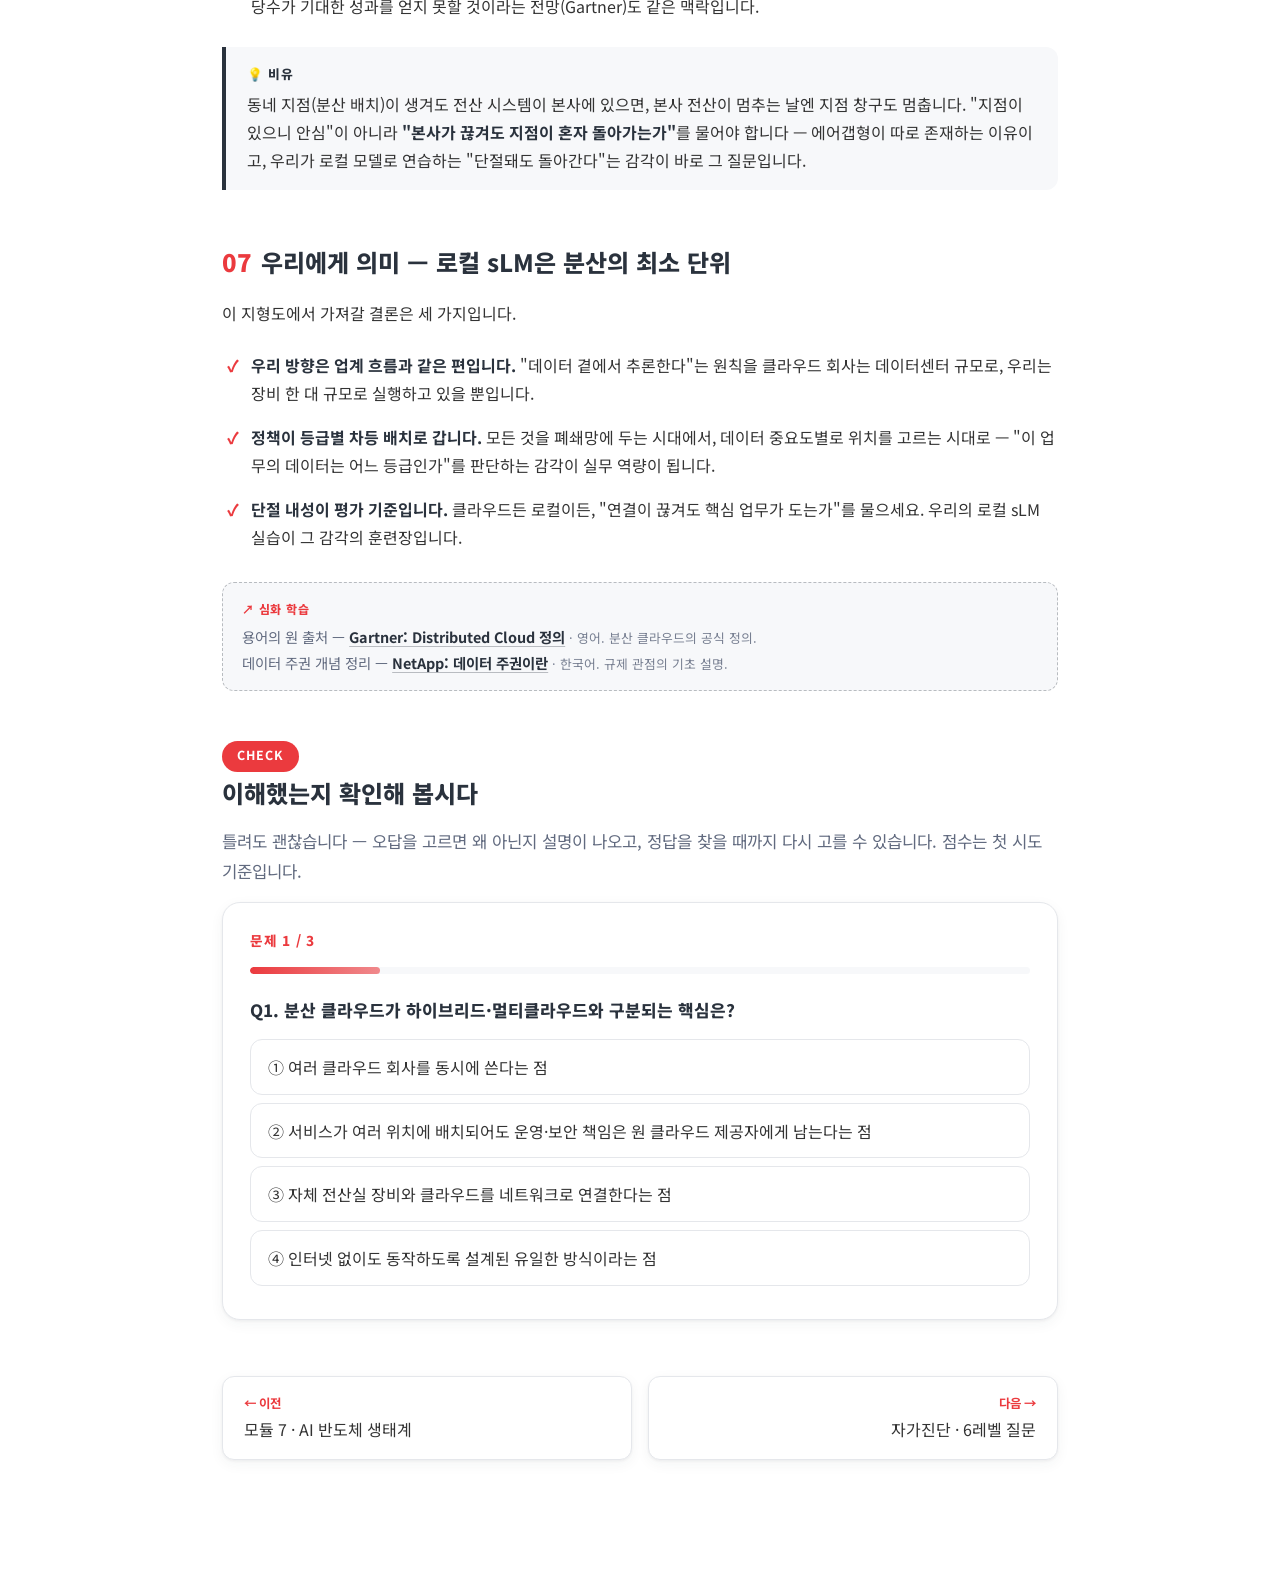
<file: modules/08-distributed-cloud.html>
<!DOCTYPE html>
<html lang="ko">
<head>
<meta charset="UTF-8">
<meta name="viewport" content="width=device-width, initial-scale=1.0">
<title>모듈 8 · 분산 클라우드 — AXIS 학습 세션</title>
<link rel="stylesheet" href="../assets/style.css">
</head>
<body>

<nav class="topnav">
  <a href="../index.html">← 전체 목차</a>
  <span class="mod-label">MODULE 08 · 심화</span>
</nav>

<div class="wrap">

<span class="badge">MODULE 08 · 심화</span>
<h1>분산 클라우드 — 데이터가 있는 곳으로 클라우드가 온다</h1>
<p class="lead">모듈 0에서 우리는 "데이터가 밖으로 나간다"와 "폐쇄망에서는 접속이 안 된다"는 두 벽 때문에 로컬 AI를 선택했습니다. 그런데 클라우드 업계도 같은 문제를 알고 있고, 그들의 답이 <strong>분산 클라우드</strong>입니다. 우리가 하는 로컬 sLM과 어디가 닮았고 어디가 다른지, 이 지형을 알면 인프라 논의에서 길을 잃지 않습니다. <em>(시장 상황은 빠르게 변합니다 — 이 내용은 2026년 상반기 기준입니다.)</em></p>

<h2><span class="num">01</span>클라우드의 딜레마 — 편리함과 규제 사이</h2>

<p>퍼블릭 클라우드(AWS, Azure, Google Cloud처럼 누구나 빌려 쓰는 원격 컴퓨팅)는 편리하지만, 규제가 있는 조직에는 근본적인 고민이 있습니다. 데이터가 어느 나라의 어느 서버에 저장되는지, 누구의 법이 적용되는지를 조직이 완전히 통제할 수 없다는 것입니다. 이것을 <strong>데이터 주권(data sovereignty)</strong> 문제라고 부릅니다 — 데이터가 저장·처리되는 위치와 조건을 법적으로 통제할 수 있어야 한다는 요구입니다.</p>

<p>그래서 클라우드 업계가 내놓은 답이 방향을 뒤집는 것입니다. <strong>데이터를 클라우드로 보내는 대신, 클라우드를 데이터가 있는 곳으로 가져온다.</strong> 어디서 들어본 논리죠? 모듈 0에서 우리가 모델을 우리 컴퓨터 안으로 가져온 것과 정확히 같은 발상입니다. 규모만 다를 뿐입니다.</p>

<h2><span class="num">02</span>헷갈리는 네 형제 — 분산·멀티·하이브리드·엣지</h2>

<p>비슷해 보이는 용어 네 개를 먼저 구분합니다. 핵심 질문은 두 가지입니다: <em>어디에 있는가</em>, 그리고 <em>누가 운영을 책임지는가</em>.</p>

<div class="table-scroll">
<table>
  <tr><th>개념</th><th>무엇</th><th>운영 책임</th></tr>
  <tr><td><strong>분산 클라우드</strong></td><td>한 클라우드 회사의 서비스를 고객의 데이터센터·지역 거점 등 여러 위치에 배치</td><td><strong>클라우드 회사가 계속 책임</strong> (업데이트·보안 포함)</td></tr>
  <tr><td>멀티클라우드</td><td>AWS·Azure·Google 등 여러 회사를 병행 사용</td><td>조직이 각각 따로 관리</td></tr>
  <tr><td>하이브리드 클라우드</td><td>자체 전산실(온프레미스) + 퍼블릭 클라우드를 연결해 사용</td><td>조직이 연결·운영 관리</td></tr>
  <tr><td>엣지 클라우드</td><td>공장·병원·현장처럼 지연시간이 치명적인 곳 바로 옆에 소형 배치</td><td>배치 형태에 따라 다름</td></tr>
</table>
</div>

<div class="analogy">
은행에 비유하면 — 여러 은행에 계좌를 나눠 만드는 것이 멀티클라우드, 집 금고와 은행을 같이 쓰는 것이 하이브리드입니다. 분산 클라우드는 <strong>은행이 우리 동네에 지점을 내주는 것</strong>입니다. 금고(데이터)는 동네를 떠나지 않지만, 지점 운영·보안·시스템 관리는 여전히 은행 본사가 책임집니다.
</div>

<p>시장조사기관 Gartner는 분산 클라우드를 "퍼블릭 클라우드 서비스를 여러 물리적 위치에 분산 배치하되, 운영·거버넌스·업데이트는 원 제공자가 책임지는 방식"으로 정의하고, 최근에는 온프레미스·클라우드·엣지를 통합 설계하는 <strong>분산 하이브리드 인프라</strong>라는 더 큰 틀로 묶고 있습니다. 흐름의 요지는 하나입니다 — "무조건 클라우드로"에서 <strong>"데이터와 규제에 맞는 위치로"</strong>로의 전환.</p>

<h2><span class="num">03</span>실제 제품들 — 폐쇄망까지 내려온 클라우드</h2>

<ul class="keypoints">
  <li><strong>AWS Outposts</strong> — AWS의 서버 랙을 고객 전산실에 직접 설치하고, 클라우드와 동일한 방식으로 쓰게 해줍니다. 가장 성숙한 사례로, 의료·금융·방위처럼 "데이터는 내부에, 도구는 클라우드처럼"이 필요한 산업이 주 고객입니다.</li>
  <li><strong>Microsoft Azure Arc / Azure Local</strong> — Azure의 관리 화면 하나로 온프레미스와 타사 클라우드 자원까지 함께 관리하는 접근입니다. Azure Local은 <strong>인터넷이 단절된 환경</strong>에서의 운영을 지원하는 방향으로 진화하고 있습니다.</li>
  <li><strong>Google Distributed Cloud</strong> — 연결형·엣지형에 더해 <strong>에어갭형(air-gapped, 외부망 완전 차단)</strong> 배포를 공식 제공합니다. "폐쇄망에서는 클라우드를 못 쓴다"는 통념이 제품 수준에서 깨지고 있는 것입니다.</li>
</ul>

<div class="axis-box">
"에어갭형 클라우드"라는 말에 주목하세요. 우리 업무망 같은 폐쇄 환경을 클라우드 회사들이 이제 정식 시장으로 취급한다는 뜻입니다. 다만 이런 제품은 도입 비용과 규모가 기관 단위의 결정이고, 우리 연구회가 하는 로컬 sLM은 <strong>같은 원리를 장비 한 대 규모에서 지금 바로 실험하는 것</strong>입니다.
</div>

<h2><span class="num">04</span>AI와 만나면 — 추론이 데이터 곁으로 이동한다</h2>

<p>모듈 0에서 본 흐름을 기억하세요 — AI 연산의 무게중심은 학습에서 <strong>추론</strong>으로 이동하고 있습니다. 그리고 추론은 데이터가 만들어지는 현장 가까이에서 돌수록 유리합니다: 응답이 빠르고(지연시간), 회선 비용이 줄고(대역폭), 데이터가 밖으로 나가지 않습니다(유출 위험). 그래서 AI 추론을 중앙 클라우드가 아닌 현장 근처에서 실행하는 <strong>엣지 AI</strong> 시장이 빠르게 크고 있습니다(시장조사 전망 기준, 2025~2030년 사이 약 3배 성장 예측).</p>

<p>여기에 모듈 7에서 본 <strong>소버린 AI</strong>(AI의 모델·데이터·인프라·운영을 자국/자기 조직의 통제 아래 두려는 흐름)가 겹칩니다. 국가 단위로는 자국 데이터센터와 자국 반도체로 AI 인프라를 세우려 하고, 조직 단위로는 폐쇄망 안에서 AI를 돌리려 합니다. 2025년에는 기업들이 클라우드 관리형 서비스 대신 <strong>자체 데이터센터에서 컨테이너 인프라(Kubernetes)를 직접 운영하는 회귀 현상</strong>이 보고되기도 했습니다 — 기술 독립성과 데이터 통제를 편의보다 앞세우기 시작한 신호입니다.</p>

<h2><span class="num">05</span>한국 지형 — K-클라우드, N2SF, 국가 AI 컴퓨팅 센터</h2>

<ul class="keypoints">
  <li><strong>K-클라우드 프로젝트</strong> — 국산 AI 반도체(모듈 7의 K-NPU)를 개발하고 그것으로 국내 클라우드·데이터센터를 구축하는 국가 프로젝트입니다. 국내 클라우드 3사(네이버·NHN·KT)와 NPU 기업들(리벨리온·퓨리오사 등)이 참여합니다.</li>
  <li><strong>공공 클라우드 정책 전환(N2SF)</strong> — 2026년부터 공공 데이터를 중요도에 따라 등급을 나눠, 등급별로 다른 보안 수준의 클라우드 이용을 허용하는 방향으로 바뀝니다. "전부 최고 등급 폐쇄망" 일률 규제에서 <strong>데이터 등급별 차등 배치</strong>로 — 분산 클라우드의 사고방식이 정책에 들어온 것입니다.</li>
  <li><strong>국가 AI 컴퓨팅 센터</strong> — 전남 해남 솔라시도에 대규모 AI 데이터센터가 추진 중이고(2027년 개설 목표), 국산 NPU 비중을 단계적으로 높이는 계획과 국산 NPU 성능 평가 기준(K-Perf) 공개가 이어지고 있습니다. 공공·국방 분야부터 국산 칩 실증을 확대하는 흐름입니다.</li>
</ul>

<div class="axis-box">
모듈 7의 결론이 여기서도 통합니다 — 어떤 인프라가 오든 <strong>"그 위에서 어떤 모델이 우리 업무 요구를 만족하는가"를 측정할 수 있는 사람</strong>이 필요합니다. 골든셋과 실측(모듈 6)은 장비가 GPU든 NPU든, 클라우드든 폐쇄망이든 똑같이 쓰이는 능력입니다.
</div>

<h2><span class="num">06</span>비판적 시각 — 분산돼도 제어판은 중앙에 있다</h2>

<p>장밋빛 전망만 볼 일은 아닙니다. 2025년에는 대형 클라우드 장애가 유난히 많았습니다 — 한 대형 클라우드의 특정 리전 장애가 15시간 동안 1,000여 개 서비스를 멈춰 세운 사건을 포함해, 주요 사고들의 공통점은 <strong>데이터가 있는 계층이 아니라 제어층(control plane, 전체를 지휘하는 중앙 관리 계층)에서 터졌다</strong>는 것입니다.</p>

<ul class="keypoints">
  <li><strong>인프라는 분산돼도 제어는 중앙</strong> — 서버가 우리나라에 있어도, 그것을 지휘하는 제어판이 해외 리전에 있으면 그쪽 장애에 같이 묶입니다. 분산 클라우드를 검토할 때 "데이터 위치"만이 아니라 <strong>"제어층 위치와 단절 시 동작"</strong>을 물어야 하는 이유입니다.</li>
  <li><strong>복잡성은 공짜가 아니다</strong> — 여러 위치·여러 클라우드를 섞을수록 운영 난이도가 올라갑니다. 멀티클라우드 투자 조직의 상당수가 기대한 성과를 얻지 못할 것이라는 전망(Gartner)도 같은 맥락입니다.</li>
</ul>

<div class="analogy">
동네 지점(분산 배치)이 생겨도 전산 시스템이 본사에 있으면, 본사 전산이 멈추는 날엔 지점 창구도 멈춥니다. "지점이 있으니 안심"이 아니라 <strong>"본사가 끊겨도 지점이 혼자 돌아가는가"</strong>를 물어야 합니다 — 에어갭형이 따로 존재하는 이유이고, 우리가 로컬 모델로 연습하는 "단절돼도 돌아간다"는 감각이 바로 그 질문입니다.
</div>

<h2><span class="num">07</span>우리에게 의미 — 로컬 sLM은 분산의 최소 단위</h2>

<p>이 지형도에서 가져갈 결론은 세 가지입니다.</p>

<ul class="keypoints">
  <li><strong>우리 방향은 업계 흐름과 같은 편입니다.</strong> "데이터 곁에서 추론한다"는 원칙을 클라우드 회사는 데이터센터 규모로, 우리는 장비 한 대 규모로 실행하고 있을 뿐입니다.</li>
  <li><strong>정책이 등급별 차등 배치로 갑니다.</strong> 모든 것을 폐쇄망에 두는 시대에서, 데이터 중요도별로 위치를 고르는 시대로 — "이 업무의 데이터는 어느 등급인가"를 판단하는 감각이 실무 역량이 됩니다.</li>
  <li><strong>단절 내성이 평가 기준입니다.</strong> 클라우드든 로컬이든, "연결이 끊겨도 핵심 업무가 도는가"를 물으세요. 우리의 로컬 sLM 실습이 그 감각의 훈련장입니다.</li>
</ul>

<div class="further">
용어의 원 출처 — <a href="https://www.gartner.com/en/information-technology/glossary/distributed-cloud" target="_blank" rel="noopener">Gartner: Distributed Cloud 정의</a> <span class="note">· 영어. 분산 클라우드의 공식 정의.</span><br>
데이터 주권 개념 정리 — <a href="https://www.netapp.com/ko/learn/what-is-data-sovereignty/" target="_blank" rel="noopener">NetApp: 데이터 주권이란</a> <span class="note">· 한국어. 규제 관점의 기초 설명.</span>
</div>

<div id="quiz"></div>

<div class="pager">
  <a href="07-hw-ecosystem.html"><span class="dir">← 이전</span>모듈 7 · AI 반도체 생태계</a>
  <a class="next" href="08-selfcheck.html"><span class="dir">다음 →</span>자가진단 · 6레벨 질문</a>
</div>

</div>

<script>
const QUIZ = [
  {
    "q": "분산 클라우드가 하이브리드·멀티클라우드와 구분되는 핵심은?",
    "opts": [
      "여러 클라우드 회사를 동시에 쓴다는 점",
      "서비스가 여러 위치에 배치되어도 운영·보안 책임은 원 클라우드 제공자에게 남는다는 점",
      "자체 전산실 장비와 클라우드를 네트워크로 연결한다는 점",
      "인터넷 없이도 동작하도록 설계된 유일한 방식이라는 점"
    ],
    "a": 1,
    "wrongWhy": [
      "여러 회사를 병행하는 것은 멀티클라우드입니다. 분산 클라우드는 한 제공자의 서비스가 여러 위치로 퍼지는 것입니다.",
      null,
      "자체 장비와 클라우드를 조직이 직접 연결·관리하는 것은 하이브리드입니다. 분산 클라우드는 그 관리 책임이 제공자에게 있습니다.",
      "에어갭형은 분산 클라우드의 한 배포 형태일 뿐이고, 단절 운영이 분산 클라우드 전체의 정의는 아닙니다."
    ],
    "why": "위치는 분산되지만 운영·거버넌스·업데이트 책임은 원 제공자가 진다 — 이것이 Gartner 정의의 핵심이자 다른 세 개념과의 경계선입니다."
  },
  {
    "q": "AI 추론을 데이터가 만들어지는 현장 가까이로 옮기는 이유가 아닌 것은?",
    "opts": [
      "응답 지연시간을 줄일 수 있다",
      "데이터가 외부로 나가지 않아 유출 위험이 준다",
      "모델의 지능 자체가 현장에서 더 높아진다",
      "대량 데이터를 원격지로 보내는 회선 부담이 준다"
    ],
    "a": 2,
    "wrongWhy": [
      "지연시간 감소는 엣지 추론의 대표 이점입니다.",
      "데이터가 현장을 떠나지 않는 것 — 우리가 로컬 sLM을 선택한 이유와 같습니다.",
      null,
      "대역폭 절감도 실제 이점입니다."
    ],
    "why": "모델의 능력은 어디서 돌리든 같습니다(모듈 0의 '추론은 배우지 않는다'). 위치를 옮겨 얻는 것은 지연·대역폭·유출 위험의 개선이지 지능이 아닙니다."
  },
  {
    "q": "2025년 대형 클라우드 장애들이 분산 클라우드 검토자에게 남긴 교훈은?",
    "opts": [
      "클라우드는 위험하니 모든 시스템을 자체 구축해야 한다",
      "데이터 위치만이 아니라 제어층의 위치와 단절 시 동작까지 물어야 한다",
      "장애는 데이터 저장 계층에서 주로 발생하므로 백업만 잘하면 된다",
      "국내 리전을 쓰면 해외 장애의 영향을 받지 않는다"
    ],
    "a": 1,
    "wrongWhy": [
      "전면 자체 구축은 비용·역량의 다른 극단이고, 교훈은 '질문을 정확히 하라'이지 '클라우드를 버려라'가 아닙니다.",
      null,
      "2025년 주요 사고들은 오히려 데이터 계층이 아니라 제어층에서 터졌습니다. 백업만으로는 제어층 장애에 대응할 수 없습니다.",
      "서버가 국내에 있어도 제어판이 해외 리전에 묶여 있으면 그쪽 장애에 함께 멈춥니다 — 바로 그 착각을 깨는 것이 교훈입니다."
    ],
    "why": "인프라는 분산되어도 제어는 중앙에 남는 경우가 많습니다. '본사가 끊겨도 지점이 혼자 도는가' — 단절 내성을 묻는 것이 핵심 점검입니다."
  }
];
</script>
<script src="../assets/quiz.js"></script>
<script src="../assets/toc.js" defer></script>
<script src="../assets/gloss.js" defer></script>
</body>
</html>
</file>
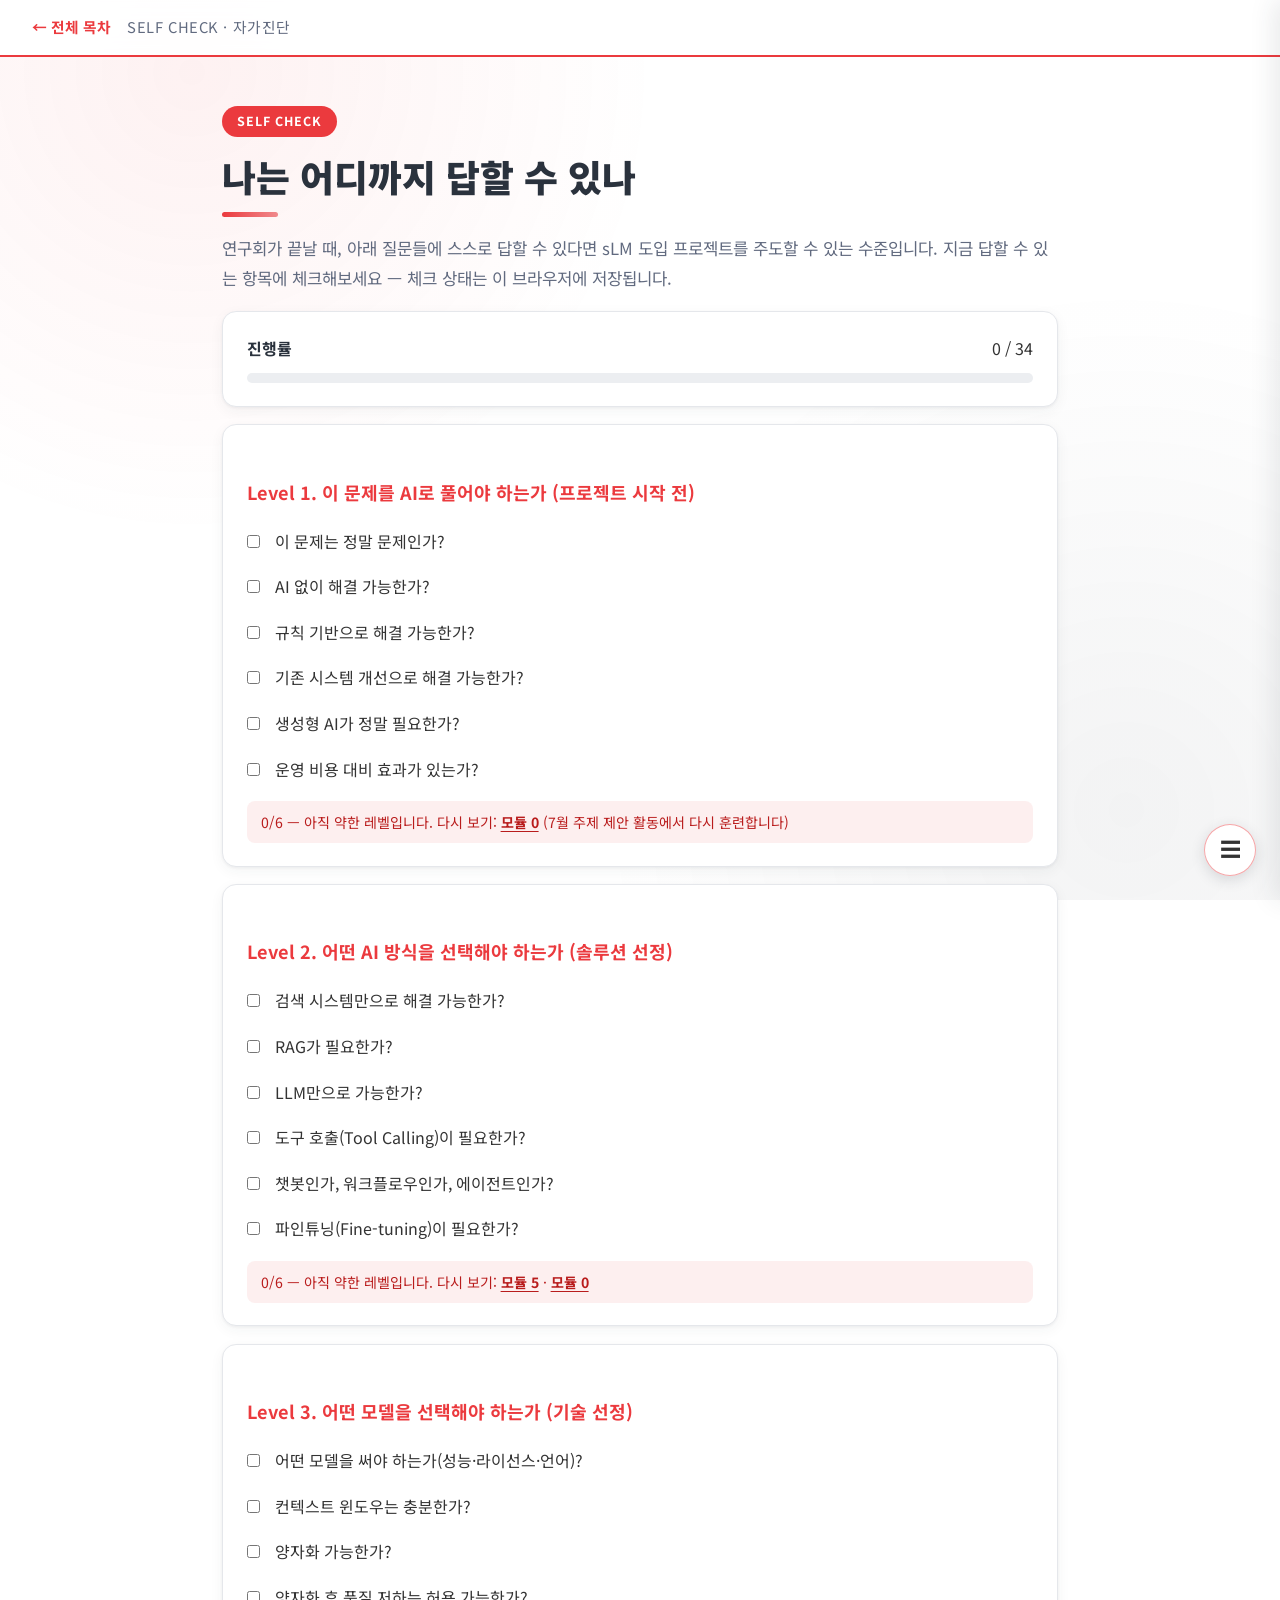
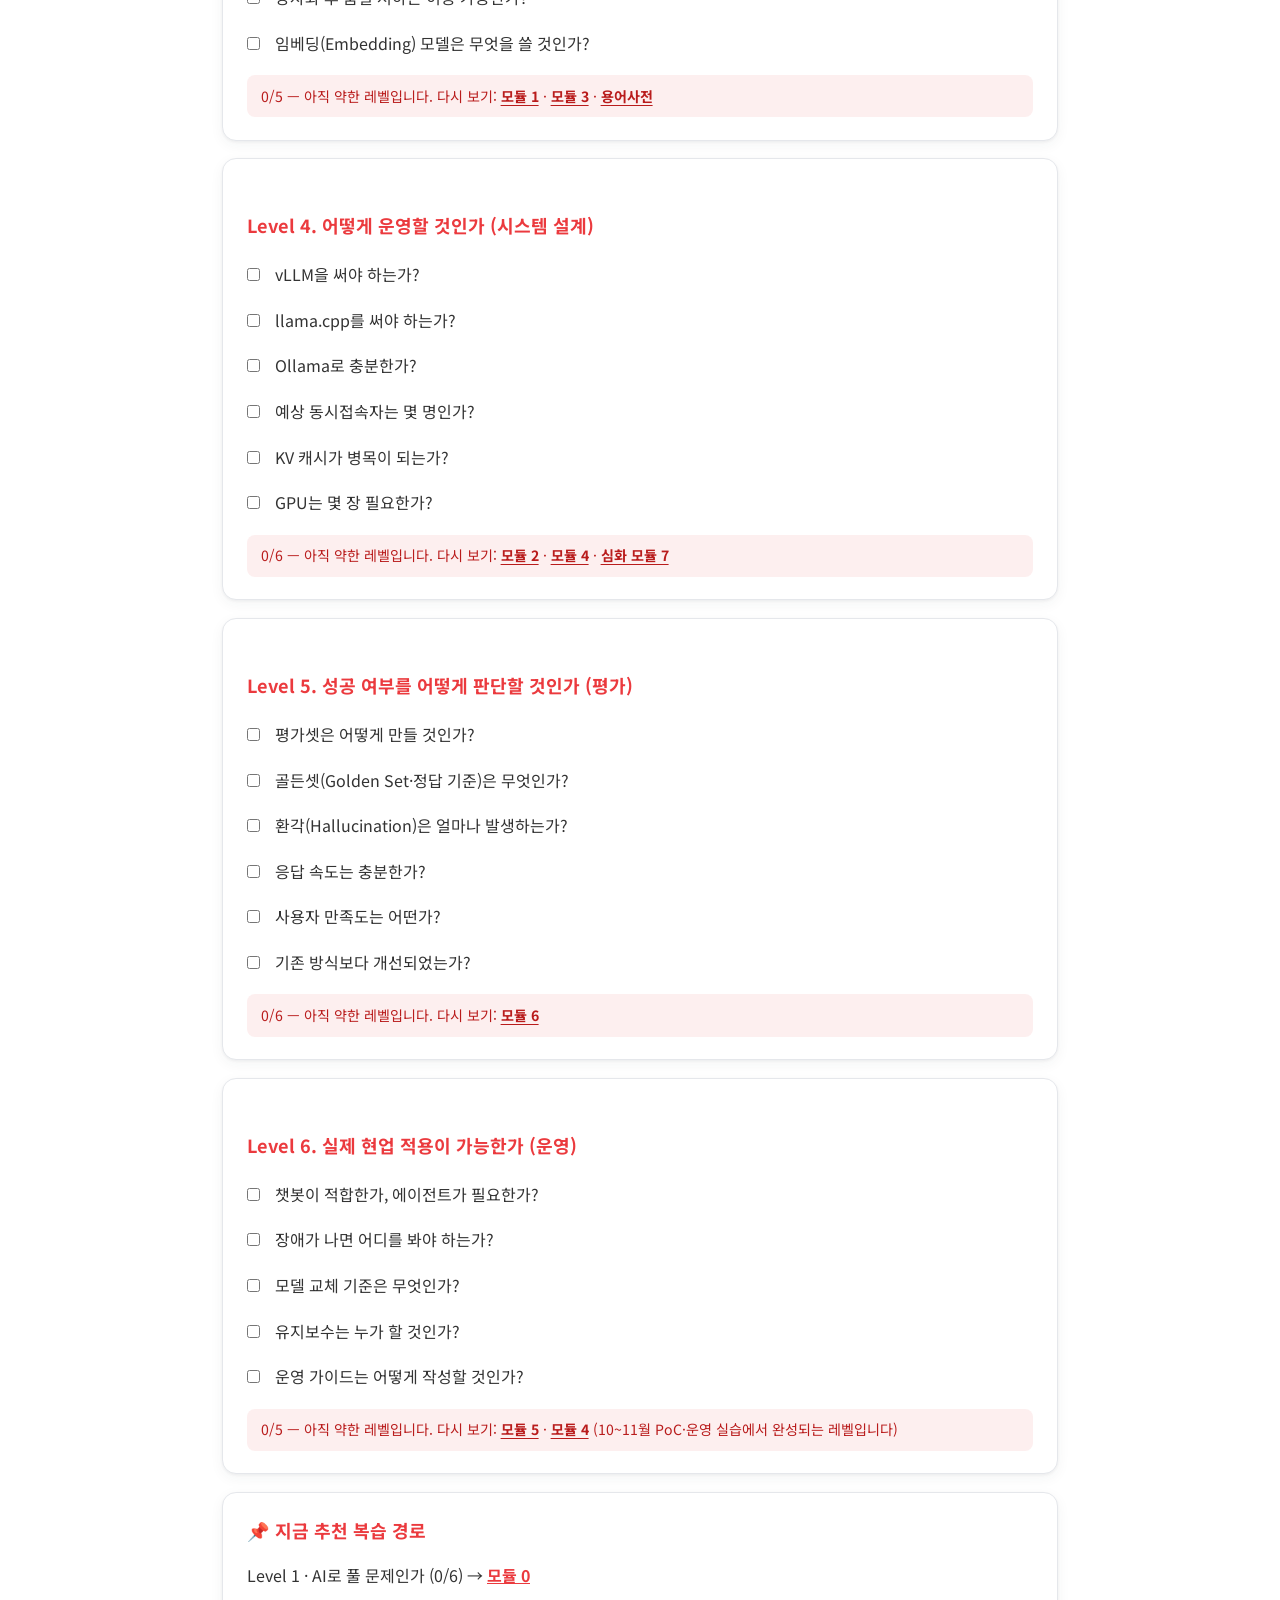
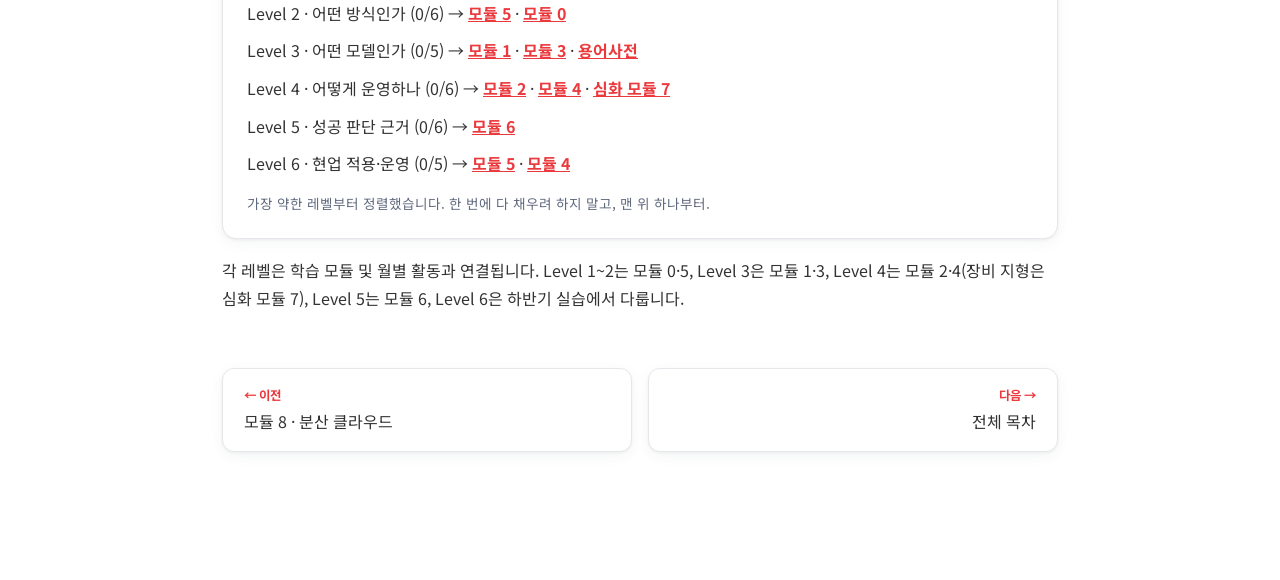
<file: modules/08-selfcheck.html>
<!DOCTYPE html>
<html lang="ko">
<head>
<meta charset="UTF-8">
<meta name="viewport" content="width=device-width, initial-scale=1.0">
<title>자가진단 · 6레벨 질문 — AXIS 학습 세션</title>
<link rel="stylesheet" href="../assets/style.css">
<style>
  .progress-wrap { display: flex; justify-content: space-between; align-items: center; margin-bottom: 0.7rem; }
  .progress-track { width: 100%; height: 10px; background: #eceef1; border-radius: 100px; overflow: hidden; }
  .progress-fill { height: 100%; background: var(--accent); border-radius: 100px; transition: width 0.3s ease; }
  .check-item { display: block; padding: 0.55rem 0; cursor: pointer; color: var(--text); text-decoration: none; }
  .check-item input { margin-right: 0.7rem; }
  .check-item.checked { color: var(--accent); }
  .lv-status { margin-top: 0.6rem; font-size: 0.88rem; padding: 0.55rem 0.85rem; border-radius: 8px; }
  .lv-status a { color: inherit; font-weight: 700; text-underline-offset: 3px; }
  .lv-weak { background: var(--wrong-glow); color: #b91c1c; }
  .lv-mid { background: rgba(217,119,6,0.09); color: #b45309; }
  .lv-done { background: var(--ok-glow); color: #047857; }
</style>
</head>
<body>

<nav class="topnav">
  <a href="../index.html">← 전체 목차</a>
  <span class="mod-label">SELF CHECK · 자가진단</span>
</nav>

<div class="wrap">

<span class="badge">SELF CHECK</span>
<h1>나는 어디까지 답할 수 있나</h1>
<p class="lead">연구회가 끝날 때, 아래 질문들에 스스로 답할 수 있다면 sLM 도입 프로젝트를 주도할 수 있는 수준입니다. 지금 답할 수 있는 항목에 체크해보세요 — 체크 상태는 이 브라우저에 저장됩니다.</p>

<div class="card">
  <div class="progress-wrap"><strong>진행률</strong><span id="progress-text">0 / 34</span></div>
  <div class="progress-track"><div class="progress-fill" id="progress-fill" style="width:0%"></div></div>
</div>

<div class="card" data-level="1">
<h3>Level 1. 이 문제를 AI로 풀어야 하는가 (프로젝트 시작 전)</h3>
<label class="check-item"><input type="checkbox" data-key="l1q1"> 이 문제는 정말 문제인가?</label>
<label class="check-item"><input type="checkbox" data-key="l1q2"> AI 없이 해결 가능한가?</label>
<label class="check-item"><input type="checkbox" data-key="l1q3"> 규칙 기반으로 해결 가능한가?</label>
<label class="check-item"><input type="checkbox" data-key="l1q4"> 기존 시스템 개선으로 해결 가능한가?</label>
<label class="check-item"><input type="checkbox" data-key="l1q5"> 생성형 AI가 정말 필요한가?</label>
<label class="check-item"><input type="checkbox" data-key="l1q6"> 운영 비용 대비 효과가 있는가?</label>
</div>

<div class="card" data-level="2">
<h3>Level 2. 어떤 AI 방식을 선택해야 하는가 (솔루션 선정)</h3>
<label class="check-item"><input type="checkbox" data-key="l2q1"> 검색 시스템만으로 해결 가능한가?</label>
<label class="check-item"><input type="checkbox" data-key="l2q2"> RAG가 필요한가?</label>
<label class="check-item"><input type="checkbox" data-key="l2q3"> LLM만으로 가능한가?</label>
<label class="check-item"><input type="checkbox" data-key="l2q4"> 도구 호출(Tool Calling)이 필요한가?</label>
<label class="check-item"><input type="checkbox" data-key="l2q5"> 챗봇인가, 워크플로우인가, 에이전트인가?</label>
<label class="check-item"><input type="checkbox" data-key="l2q6"> 파인튜닝(Fine-tuning)이 필요한가?</label>
</div>

<div class="card" data-level="3">
<h3>Level 3. 어떤 모델을 선택해야 하는가 (기술 선정)</h3>
<label class="check-item"><input type="checkbox" data-key="l3q1"> 어떤 모델을 써야 하는가(성능·라이선스·언어)?</label>
<label class="check-item"><input type="checkbox" data-key="l3q2"> 컨텍스트 윈도우는 충분한가?</label>
<label class="check-item"><input type="checkbox" data-key="l3q3"> 양자화 가능한가?</label>
<label class="check-item"><input type="checkbox" data-key="l3q4"> 양자화 후 품질 저하는 허용 가능한가?</label>
<label class="check-item"><input type="checkbox" data-key="l3q5"> 임베딩(Embedding) 모델은 무엇을 쓸 것인가?</label>
</div>

<div class="card" data-level="4">
<h3>Level 4. 어떻게 운영할 것인가 (시스템 설계)</h3>
<label class="check-item"><input type="checkbox" data-key="l4q1"> vLLM을 써야 하는가?</label>
<label class="check-item"><input type="checkbox" data-key="l4q2"> llama.cpp를 써야 하는가?</label>
<label class="check-item"><input type="checkbox" data-key="l4q3"> Ollama로 충분한가?</label>
<label class="check-item"><input type="checkbox" data-key="l4q4"> 예상 동시접속자는 몇 명인가?</label>
<label class="check-item"><input type="checkbox" data-key="l4q5"> KV 캐시가 병목이 되는가?</label>
<label class="check-item"><input type="checkbox" data-key="l4q6"> GPU는 몇 장 필요한가?</label>
</div>

<div class="card" data-level="5">
<h3>Level 5. 성공 여부를 어떻게 판단할 것인가 (평가)</h3>
<label class="check-item"><input type="checkbox" data-key="l5q1"> 평가셋은 어떻게 만들 것인가?</label>
<label class="check-item"><input type="checkbox" data-key="l5q2"> 골든셋(Golden Set·정답 기준)은 무엇인가?</label>
<label class="check-item"><input type="checkbox" data-key="l5q3"> 환각(Hallucination)은 얼마나 발생하는가?</label>
<label class="check-item"><input type="checkbox" data-key="l5q4"> 응답 속도는 충분한가?</label>
<label class="check-item"><input type="checkbox" data-key="l5q5"> 사용자 만족도는 어떤가?</label>
<label class="check-item"><input type="checkbox" data-key="l5q6"> 기존 방식보다 개선되었는가?</label>
</div>

<div class="card" data-level="6">
<h3>Level 6. 실제 현업 적용이 가능한가 (운영)</h3>
<label class="check-item"><input type="checkbox" data-key="l6q1"> 챗봇이 적합한가, 에이전트가 필요한가?</label>
<label class="check-item"><input type="checkbox" data-key="l6q2"> 장애가 나면 어디를 봐야 하는가?</label>
<label class="check-item"><input type="checkbox" data-key="l6q3"> 모델 교체 기준은 무엇인가?</label>
<label class="check-item"><input type="checkbox" data-key="l6q4"> 유지보수는 누가 할 것인가?</label>
<label class="check-item"><input type="checkbox" data-key="l6q5"> 운영 가이드는 어떻게 작성할 것인가?</label>
</div>

<div class="card" id="recommend-card" hidden>
  <h3 style="margin-top:0">📌 지금 추천 복습 경로</h3>
  <div id="recommend-body"></div>
</div>

<p>각 레벨은 학습 모듈 및 월별 활동과 연결됩니다. Level 1~2는 모듈 0·5, Level 3은 모듈 1·3, Level 4는 모듈 2·4(장비 지형은 심화 모듈 7), Level 5는 모듈 6, Level 6은 하반기 실습에서 다룹니다.</p>

<div class="pager">
  <a href="08-distributed-cloud.html"><span class="dir">← 이전</span>모듈 8 · 분산 클라우드</a>
  <a class="next" href="../index.html"><span class="dir">다음 →</span>전체 목차</a>
</div>

</div>

<script>
(function () {
  var boxes = Array.prototype.slice.call(document.querySelectorAll('.check-item input[type=checkbox]'));
  var fill = document.getElementById('progress-fill');
  var text = document.getElementById('progress-text');
  var store = {};
  try {
    store = JSON.parse(localStorage.getItem('axis-selfcheck') || '{}');
  } catch (e) { /* 시크릿 모드 등에선 저장 생략 */ }

  var LEVEL_RECS = {
    1: { name: 'Level 1 · AI로 풀 문제인가', links: [['00-orientation.html', '모듈 0']], note: '7월 주제 제안 활동에서 다시 훈련합니다' },
    2: { name: 'Level 2 · 어떤 방식인가', links: [['05-rag-agent.html', '모듈 5'], ['00-orientation.html', '모듈 0']], note: '' },
    3: { name: 'Level 3 · 어떤 모델인가', links: [['01-hardware.html', '모듈 1'], ['03-quantization.html', '모듈 3'], ['09-glossary.html', '용어사전']], note: '' },
    4: { name: 'Level 4 · 어떻게 운영하나', links: [['02-how-llm-works.html', '모듈 2'], ['04-serving-engines.html', '모듈 4'], ['07-hw-ecosystem.html', '심화 모듈 7']], note: '' },
    5: { name: 'Level 5 · 성공 판단 근거', links: [['06-evaluation.html', '모듈 6']], note: '' },
    6: { name: 'Level 6 · 현업 적용·운영', links: [['05-rag-agent.html', '모듈 5'], ['04-serving-engines.html', '모듈 4']], note: '10~11월 PoC·운영 실습에서 완성되는 레벨입니다' }
  };

  function levelStatusEl(card) {
    var el = card.querySelector('.lv-status');
    if (!el) { el = document.createElement('div'); el.className = 'lv-status'; card.appendChild(el); }
    return el;
  }

  function renderLevels() {
    var weak = [];
    Object.keys(LEVEL_RECS).forEach(function (lv) {
      var card = document.querySelector('.card[data-level="' + lv + '"]');
      if (!card) return;
      var lvBoxes = Array.prototype.slice.call(card.querySelectorAll('input[type=checkbox]'));
      var n = lvBoxes.filter(function (b) { return b.checked; }).length;
      var total = lvBoxes.length;
      var el = levelStatusEl(card);
      var rec = LEVEL_RECS[lv];
      el.textContent = '';
      if (n === total) {
        el.className = 'lv-status lv-done';
        el.textContent = '✓ ' + n + '/' + total + ' — 이 레벨은 준비됐습니다.';
      } else if (n / total >= 0.5) {
        el.className = 'lv-status lv-mid';
        el.textContent = n + '/' + total + ' — 절반은 넘었습니다. 체크 못 한 질문만 골라 해당 모듈에서 확인해 보세요.';
      } else {
        el.className = 'lv-status lv-weak';
        el.appendChild(document.createTextNode(n + '/' + total + ' — 아직 약한 레벨입니다. 다시 보기: '));
        rec.links.forEach(function (l, i) {
          if (i) el.appendChild(document.createTextNode(' · '));
          var a = document.createElement('a'); a.href = l[0]; a.textContent = l[1];
          el.appendChild(a);
        });
        if (rec.note) el.appendChild(document.createTextNode(' (' + rec.note + ')'));
        weak.push({ lv: lv, n: n, total: total, rec: rec });
      }
    });

    var recCard = document.getElementById('recommend-card');
    var body = document.getElementById('recommend-body');
    if (!weak.length) {
      var anyChecked = boxes.some(function (b) { return b.checked; });
      recCard.hidden = !anyChecked;
      if (anyChecked) body.textContent = '모든 레벨이 절반 이상입니다. 남은 항목은 체크 못 한 질문 위주로 해당 모듈을 골라 읽으면 됩니다. 🎉';
      return;
    }
    recCard.hidden = false;
    body.textContent = '';
    weak.sort(function (a, b) { return (a.n / a.total) - (b.n / b.total); });
    weak.forEach(function (w) {
      var line = document.createElement('div');
      line.style.padding = '0.3rem 0';
      line.appendChild(document.createTextNode(w.rec.name + ' (' + w.n + '/' + w.total + ') → '));
      w.rec.links.forEach(function (l, i) {
        if (i) line.appendChild(document.createTextNode(' · '));
        var a = document.createElement('a'); a.href = l[0]; a.textContent = l[1];
        a.style.color = 'var(--accent)'; a.style.fontWeight = '700';
        line.appendChild(a);
      });
      body.appendChild(line);
    });
    var tip = document.createElement('p');
    tip.style.cssText = 'margin:0.6rem 0 0; font-size:0.85rem; color:var(--text-dim)';
    tip.textContent = '가장 약한 레벨부터 정렬했습니다. 한 번에 다 채우려 하지 말고, 맨 위 하나부터.';
    body.appendChild(tip);
  }

  function updateProgress() {
    var checked = boxes.filter(function (b) { return b.checked; }).length;
    text.textContent = checked + ' / ' + boxes.length;
    fill.style.width = (checked / boxes.length * 100) + '%';
    renderLevels();
  }

  boxes.forEach(function (box) {
    var key = box.dataset.key;
    if (store[key]) {
      box.checked = true;
      box.closest('.check-item').classList.add('checked');
    }
    box.addEventListener('change', function () {
      box.closest('.check-item').classList.toggle('checked', box.checked);
      store[key] = box.checked;
      try {
        localStorage.setItem('axis-selfcheck', JSON.stringify(store));
      } catch (e) { /* 시크릿 모드 등에선 저장 생략 */ }
      updateProgress();
    });
  });

  updateProgress();
})();
</script>
<script src="../assets/toc.js" defer></script>
</body>
</html>
</file>
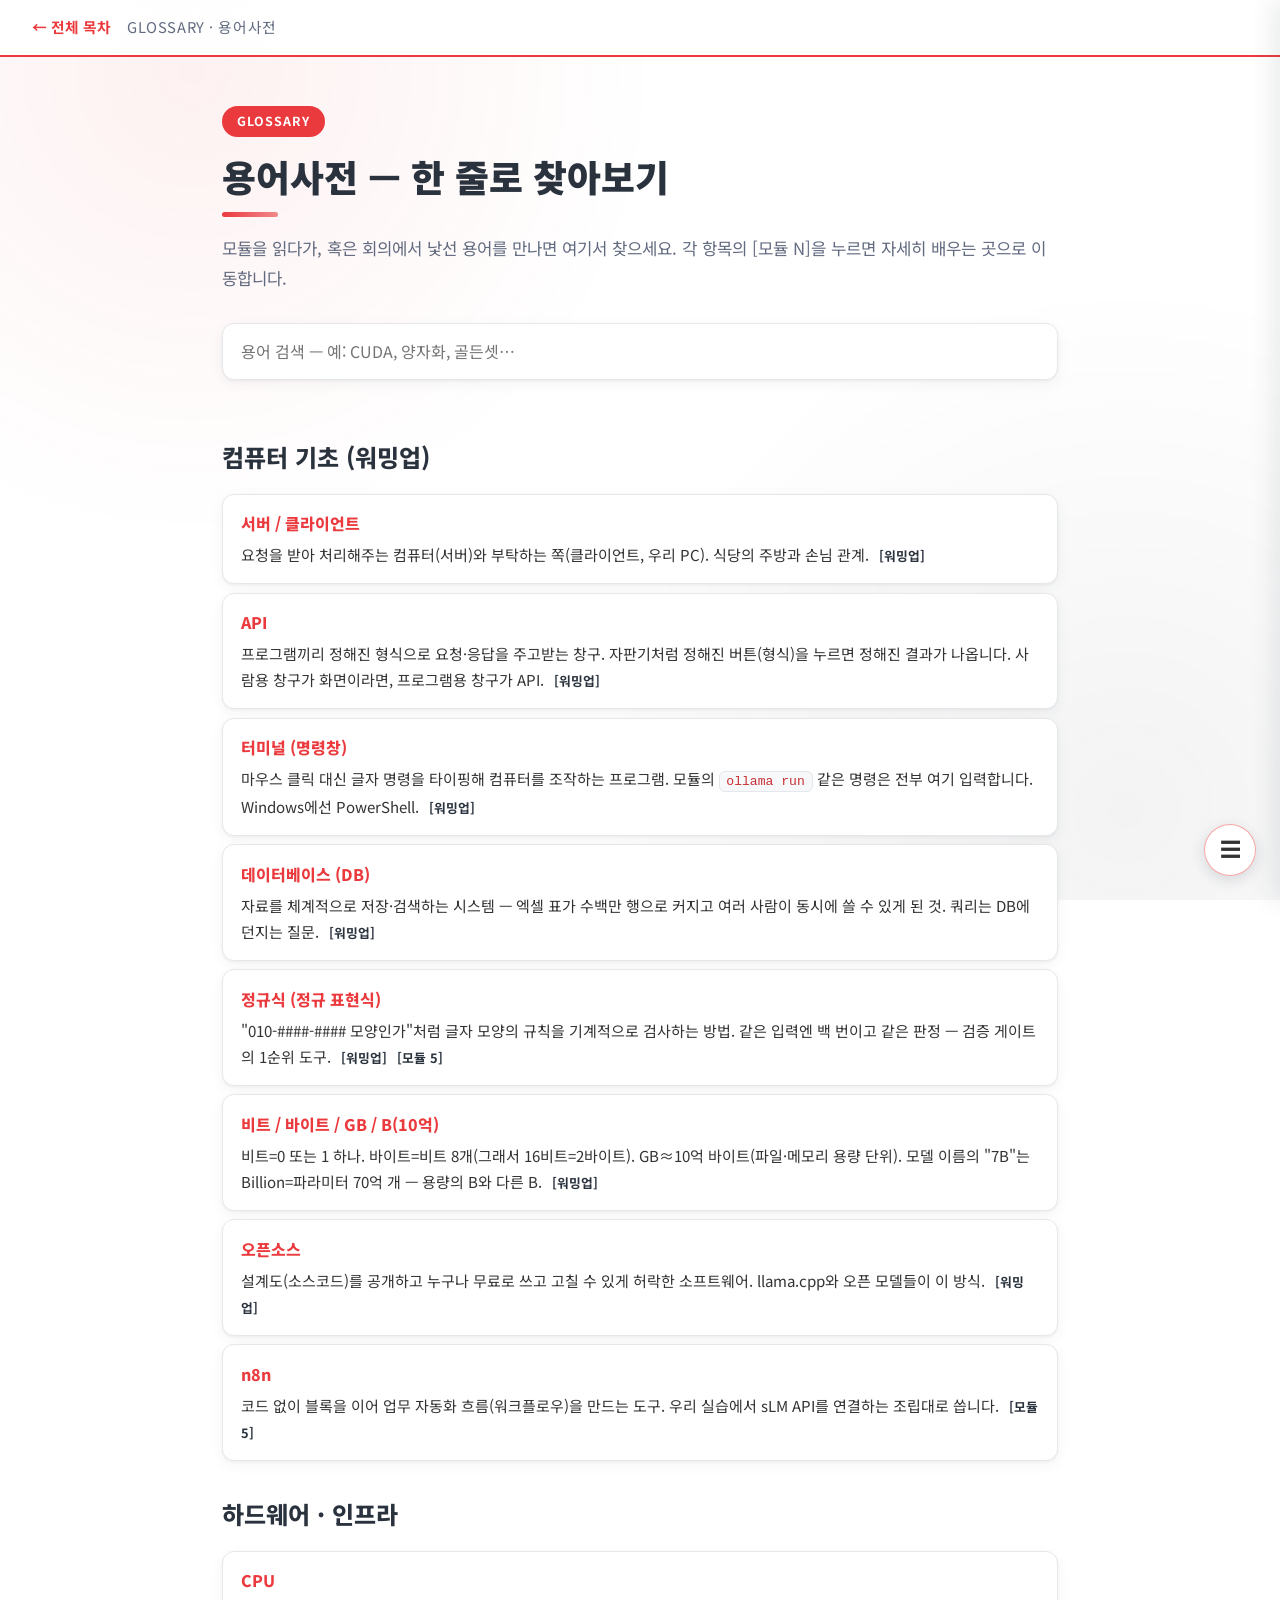
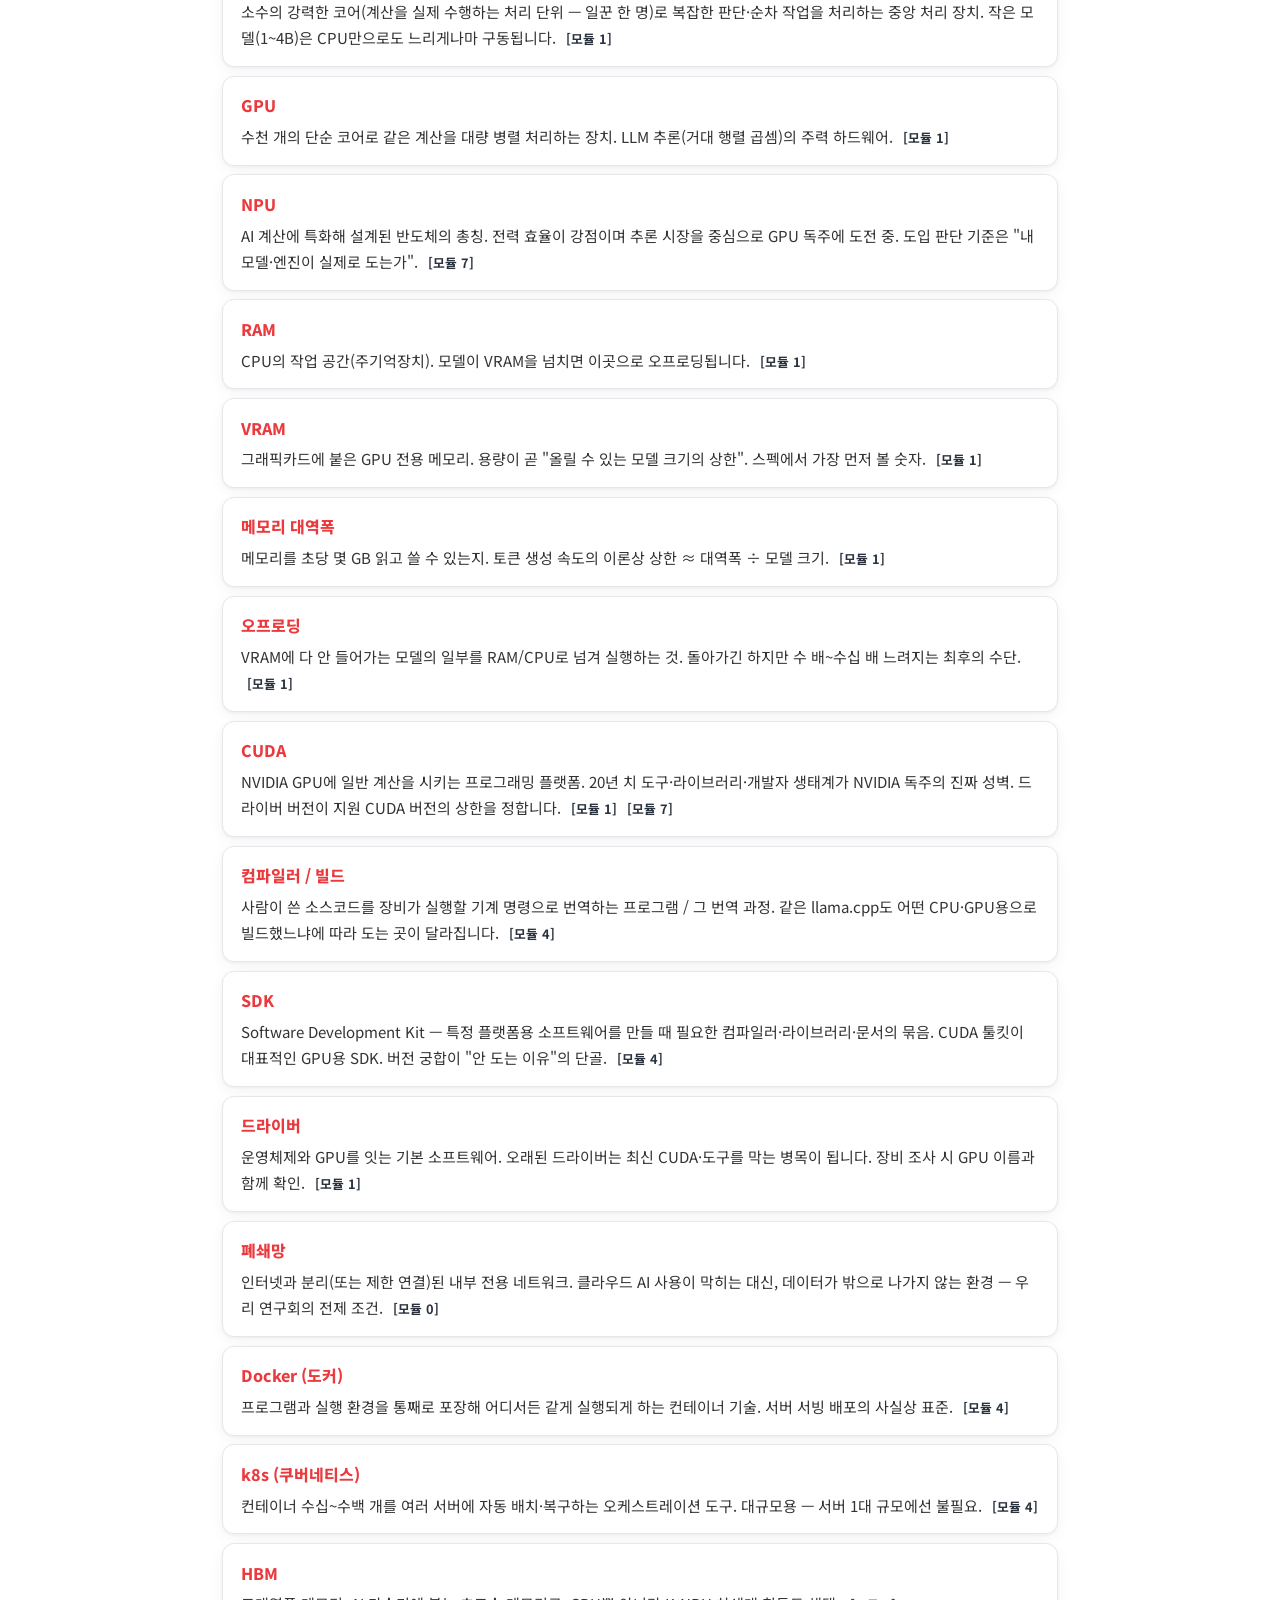
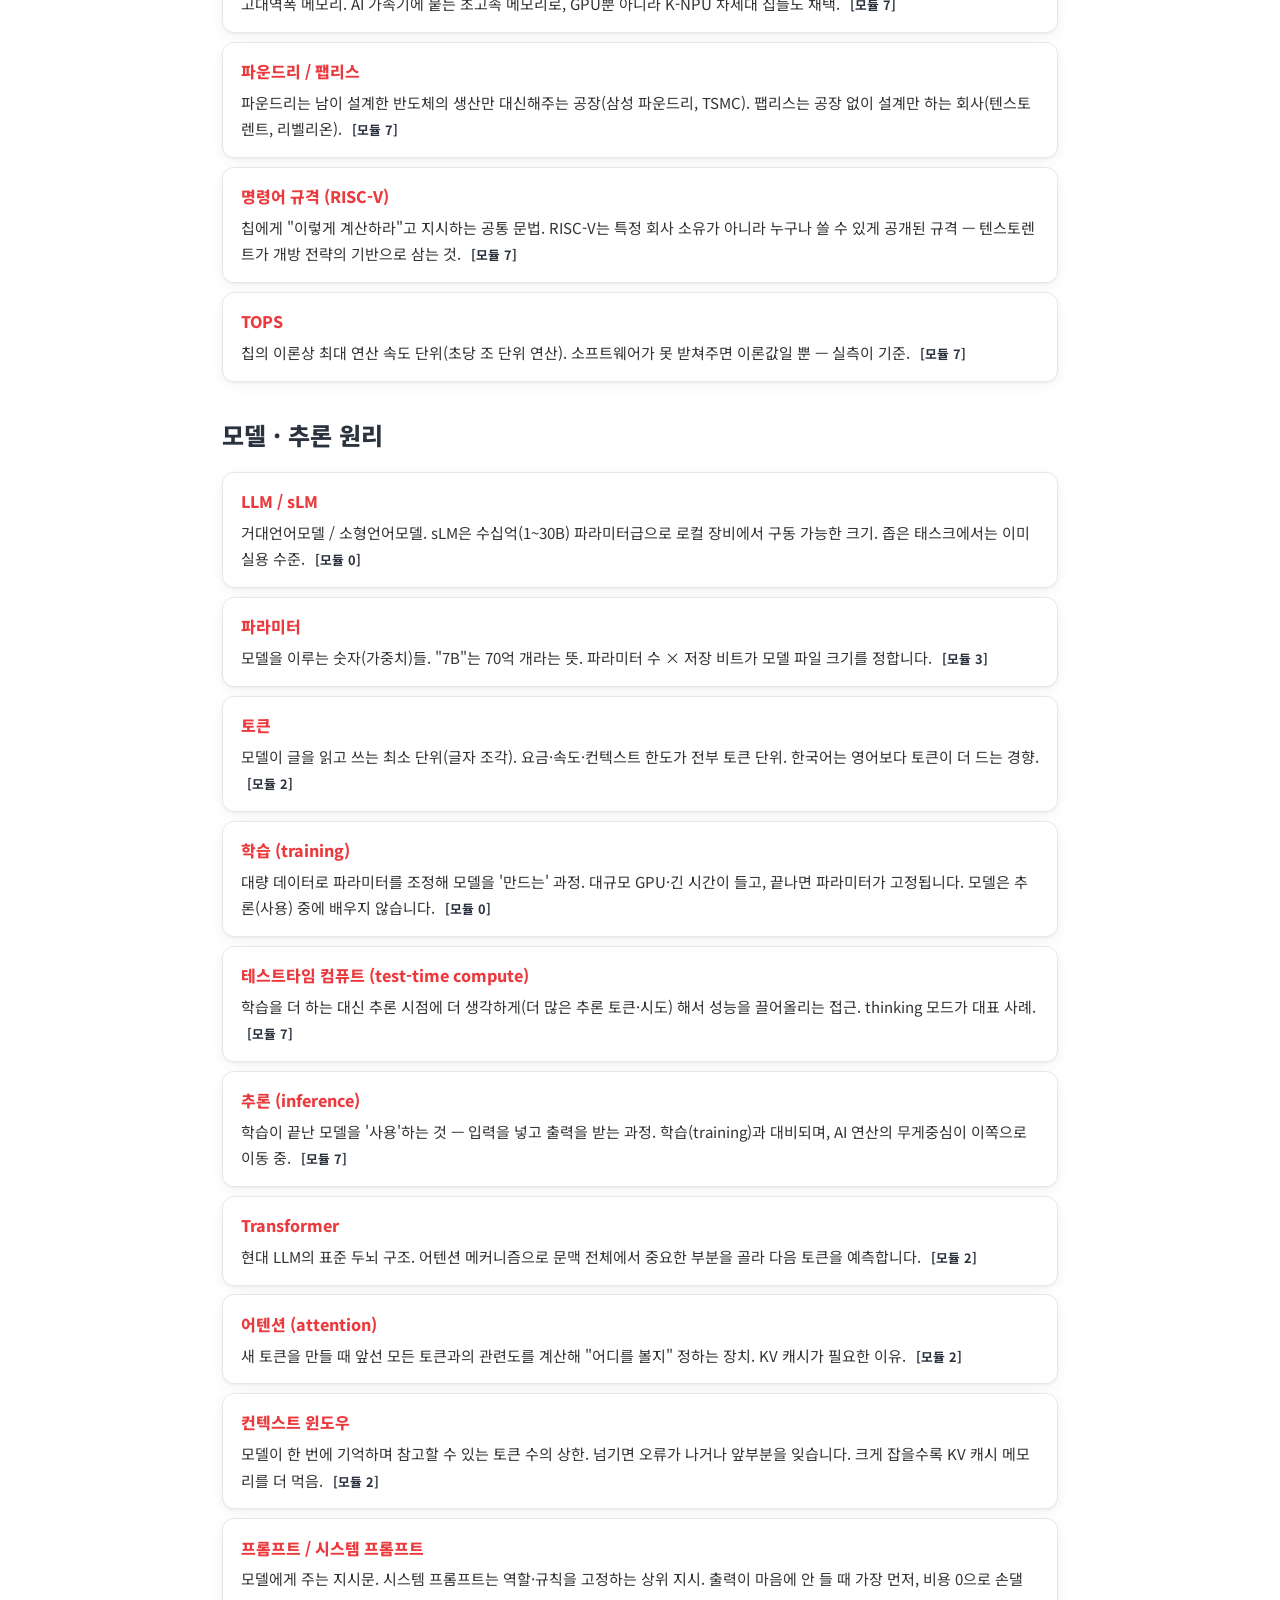
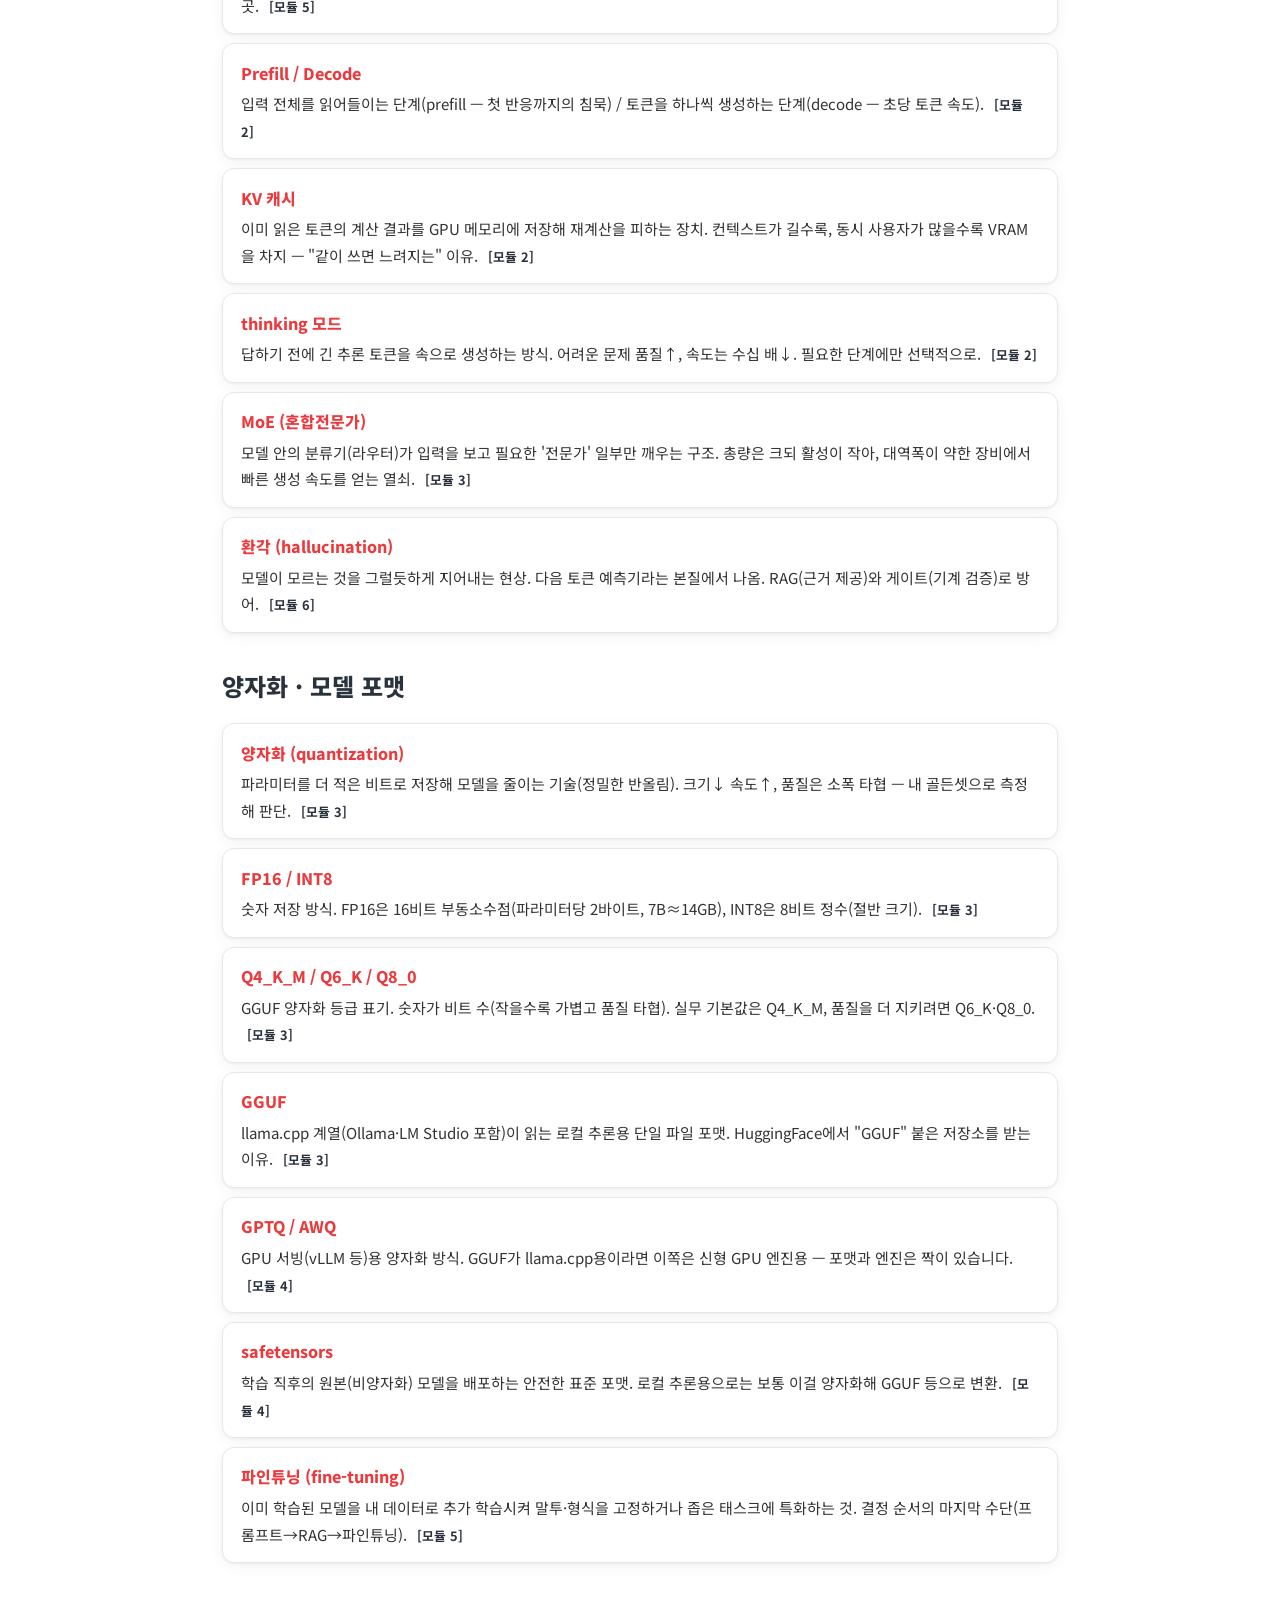
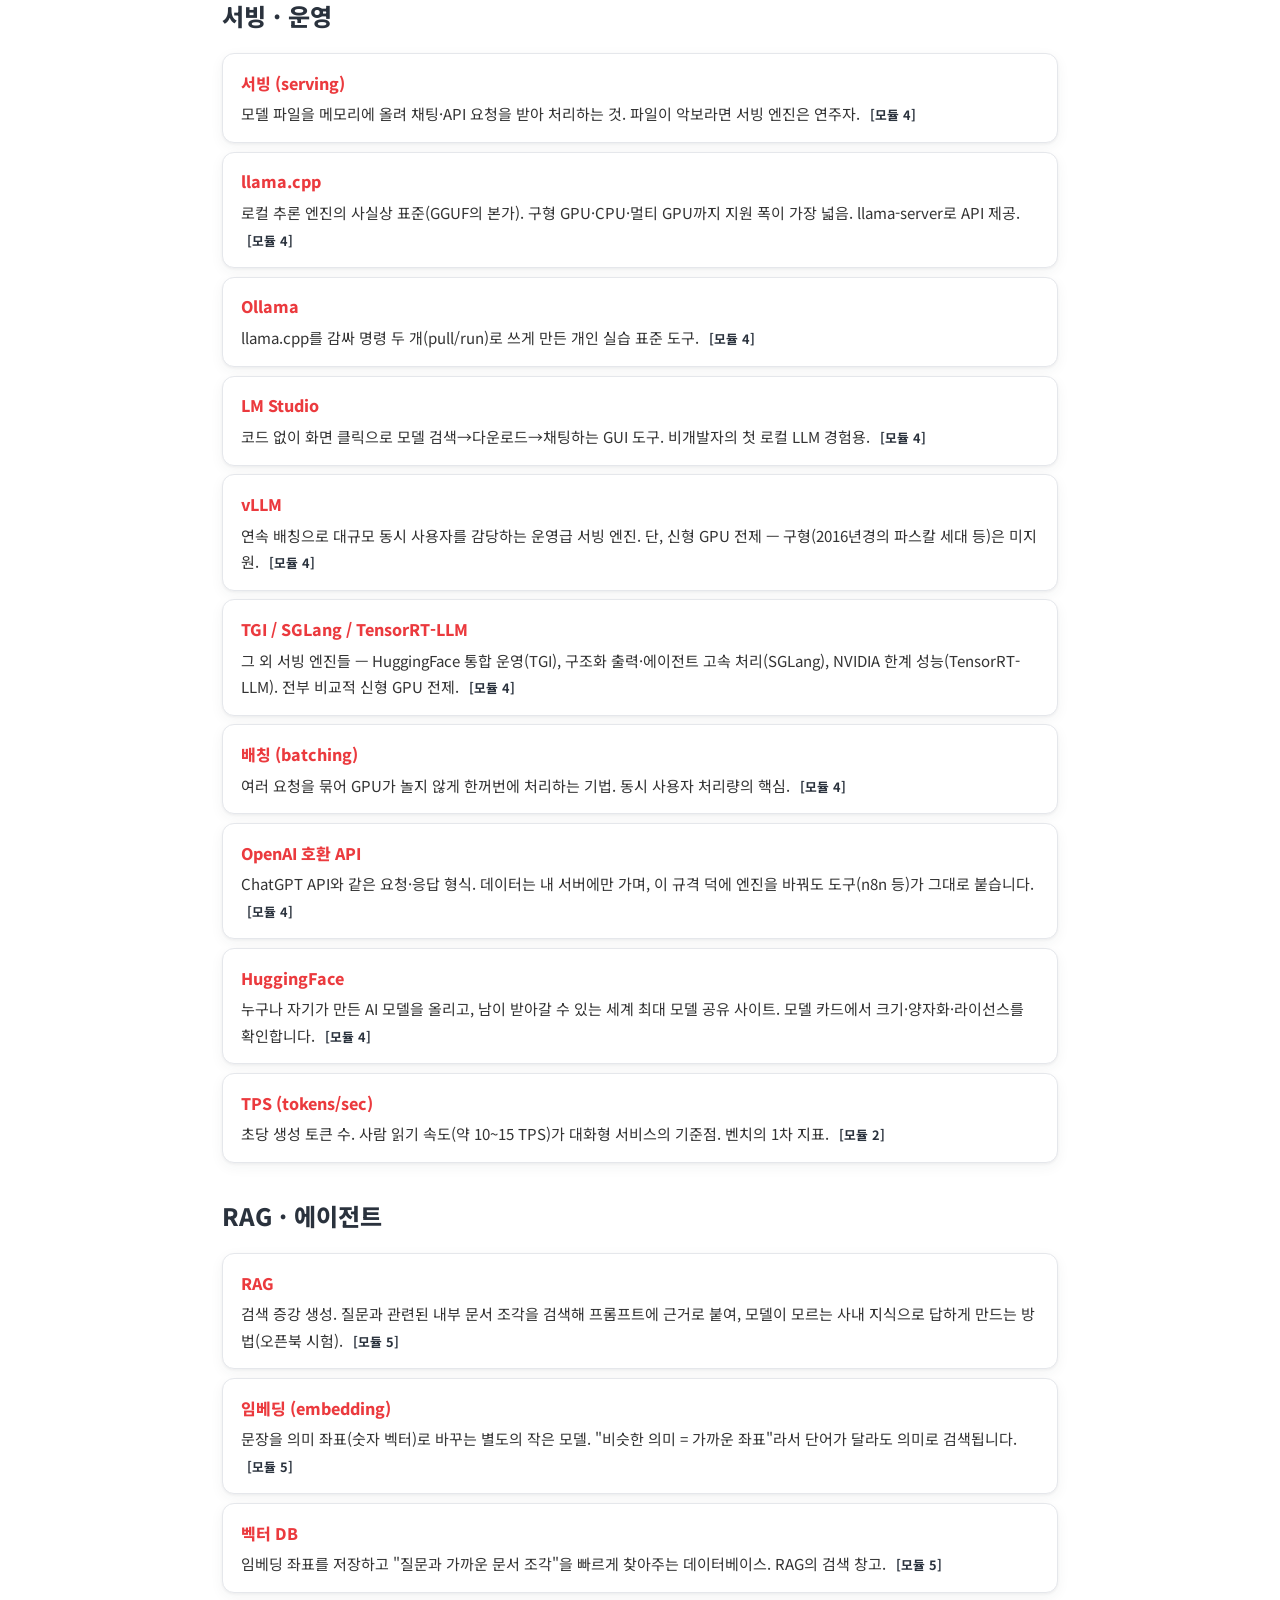
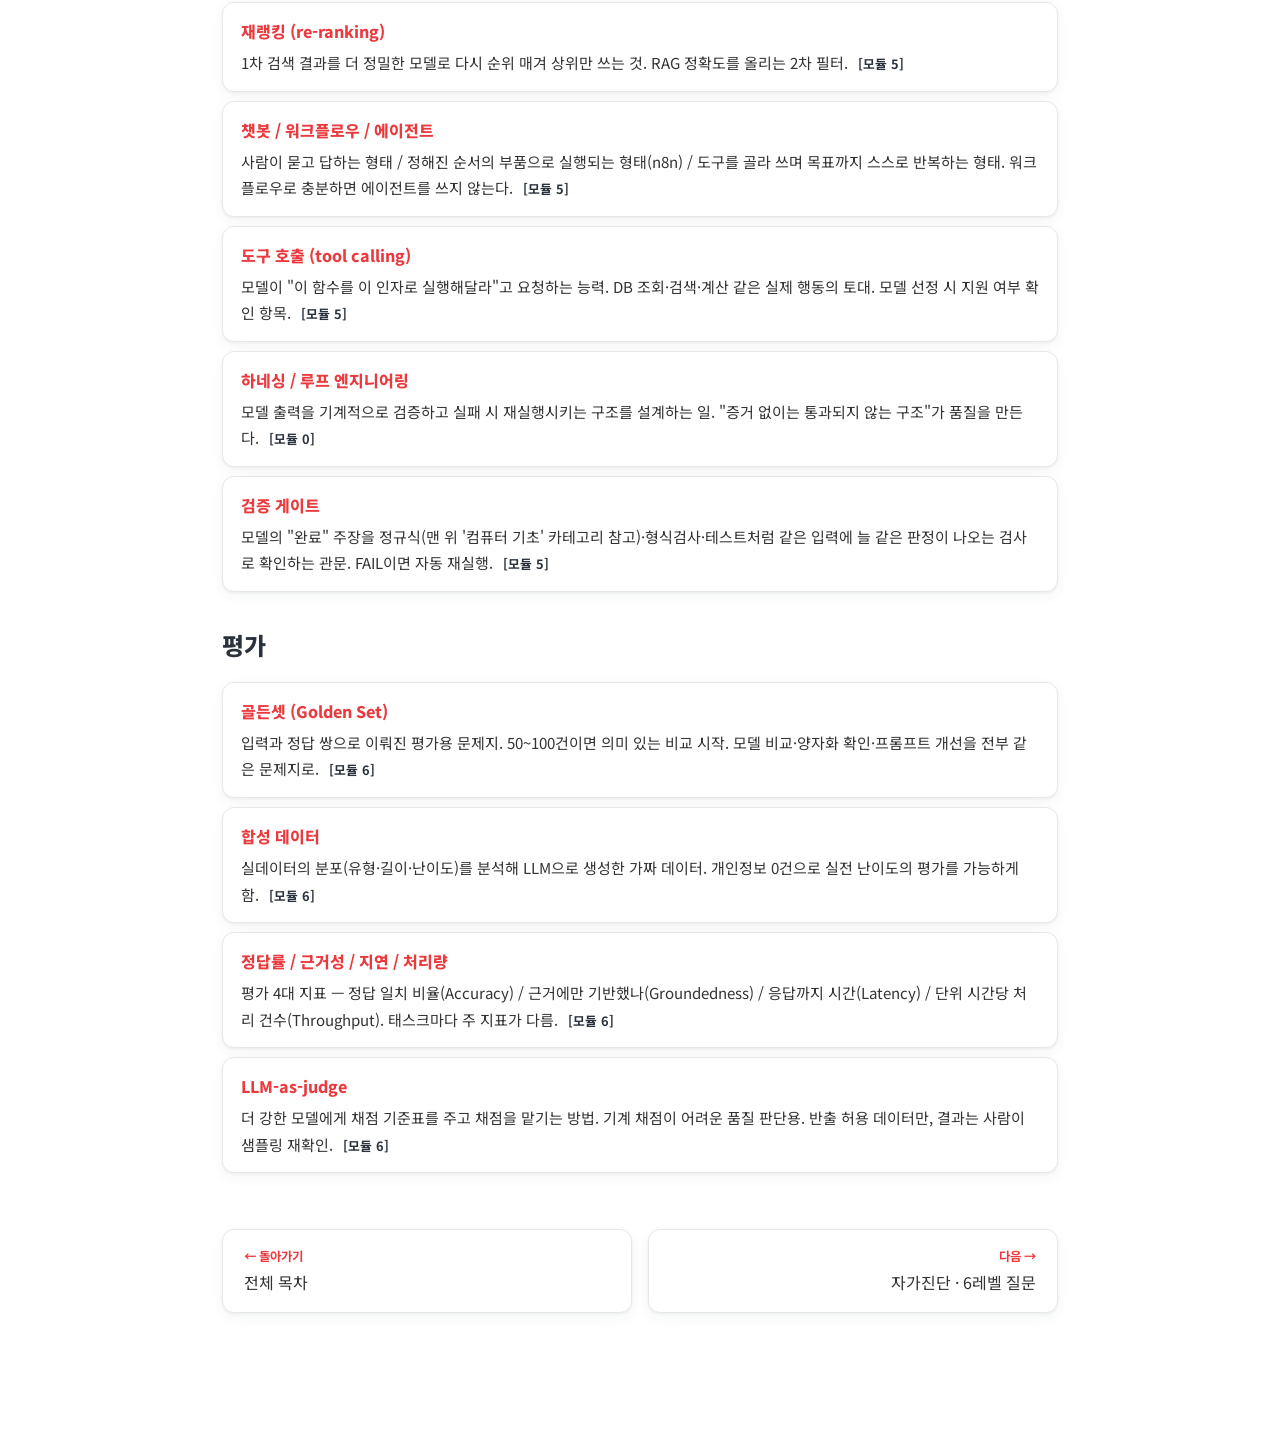
<file: modules/09-glossary.html>
<!DOCTYPE html>
<html lang="ko">
<head>
<meta charset="UTF-8">
<meta name="viewport" content="width=device-width, initial-scale=1.0">
<title>용어사전 — AXIS 학습 세션</title>
<link rel="stylesheet" href="../assets/style.css">
</head>
<body>

<nav class="topnav">
  <a href="../index.html">← 전체 목차</a>
  <span class="mod-label">GLOSSARY · 용어사전</span>
</nav>

<div class="wrap">

<span class="badge">GLOSSARY</span>
<h1>용어사전 — 한 줄로 찾아보기</h1>
<p class="lead">모듈을 읽다가, 혹은 회의에서 낯선 용어를 만나면 여기서 찾으세요. 각 항목의 [모듈 N]을 누르면 자세히 배우는 곳으로 이동합니다.</p>

<input type="text" class="gloss-search" id="gloss-search" placeholder="용어 검색 — 예: CUDA, 양자화, 골든셋…">

<div id="gloss-root">

<h2 class="gloss-cat">컴퓨터 기초 (워밍업)</h2>
<dl>
<div class="gloss-item" id="g-server"><dt>서버 / 클라이언트</dt><dd>요청을 받아 처리해주는 컴퓨터(서버)와 부탁하는 쪽(클라이언트, 우리 PC). 식당의 주방과 손님 관계. <a class="mod-link" href="warmup.html">[워밍업]</a></dd></div>
<div class="gloss-item" id="g-api"><dt>API</dt><dd>프로그램끼리 정해진 형식으로 요청·응답을 주고받는 창구. 자판기처럼 정해진 버튼(형식)을 누르면 정해진 결과가 나옵니다. 사람용 창구가 화면이라면, 프로그램용 창구가 API. <a class="mod-link" href="warmup.html">[워밍업]</a></dd></div>
<div class="gloss-item" id="g-terminal"><dt>터미널 (명령창)</dt><dd>마우스 클릭 대신 글자 명령을 타이핑해 컴퓨터를 조작하는 프로그램. 모듈의 <code>ollama run</code> 같은 명령은 전부 여기 입력합니다. Windows에선 PowerShell. <a class="mod-link" href="warmup.html">[워밍업]</a></dd></div>
<div class="gloss-item" id="g-db"><dt>데이터베이스 (DB)</dt><dd>자료를 체계적으로 저장·검색하는 시스템 — 엑셀 표가 수백만 행으로 커지고 여러 사람이 동시에 쓸 수 있게 된 것. 쿼리는 DB에 던지는 질문. <a class="mod-link" href="warmup.html">[워밍업]</a></dd></div>
<div class="gloss-item" id="g-regex"><dt>정규식 (정규 표현식)</dt><dd>"010-####-#### 모양인가"처럼 글자 모양의 규칙을 기계적으로 검사하는 방법. 같은 입력엔 백 번이고 같은 판정 — 검증 게이트의 1순위 도구. <a class="mod-link" href="warmup.html">[워밍업]</a> <a class="mod-link" href="05-rag-agent.html">[모듈 5]</a></dd></div>
<div class="gloss-item" id="g-units"><dt>비트 / 바이트 / GB / B(10억)</dt><dd>비트=0 또는 1 하나. 바이트=비트 8개(그래서 16비트=2바이트). GB≈10억 바이트(파일·메모리 용량 단위). 모델 이름의 "7B"는 Billion=파라미터 70억 개 — 용량의 B와 다른 B. <a class="mod-link" href="warmup.html">[워밍업]</a></dd></div>
<div class="gloss-item" id="g-opensource"><dt>오픈소스</dt><dd>설계도(소스코드)를 공개하고 누구나 무료로 쓰고 고칠 수 있게 허락한 소프트웨어. llama.cpp와 오픈 모델들이 이 방식. <a class="mod-link" href="warmup.html">[워밍업]</a></dd></div>
<div class="gloss-item" id="g-n8n"><dt>n8n</dt><dd>코드 없이 블록을 이어 업무 자동화 흐름(워크플로우)을 만드는 도구. 우리 실습에서 sLM API를 연결하는 조립대로 씁니다. <a class="mod-link" href="05-rag-agent.html">[모듈 5]</a></dd></div>
</dl>

<h2 class="gloss-cat">하드웨어 · 인프라</h2>
<dl>
<div class="gloss-item" id="g-cpu"><dt>CPU</dt><dd>소수의 강력한 코어(계산을 실제 수행하는 처리 단위 — 일꾼 한 명)로 복잡한 판단·순차 작업을 처리하는 중앙 처리 장치. 작은 모델(1~4B)은 CPU만으로도 느리게나마 구동됩니다. <a class="mod-link" href="01-hardware.html">[모듈 1]</a></dd></div>
<div class="gloss-item" id="g-gpu"><dt>GPU</dt><dd>수천 개의 단순 코어로 같은 계산을 대량 병렬 처리하는 장치. LLM 추론(거대 행렬 곱셈)의 주력 하드웨어. <a class="mod-link" href="01-hardware.html">[모듈 1]</a></dd></div>
<div class="gloss-item" id="g-npu"><dt>NPU</dt><dd>AI 계산에 특화해 설계된 반도체의 총칭. 전력 효율이 강점이며 추론 시장을 중심으로 GPU 독주에 도전 중. 도입 판단 기준은 "내 모델·엔진이 실제로 도는가". <a class="mod-link" href="07-hw-ecosystem.html">[모듈 7]</a></dd></div>
<div class="gloss-item" id="g-ram"><dt>RAM</dt><dd>CPU의 작업 공간(주기억장치). 모델이 VRAM을 넘치면 이곳으로 오프로딩됩니다. <a class="mod-link" href="01-hardware.html">[모듈 1]</a></dd></div>
<div class="gloss-item" id="g-vram"><dt>VRAM</dt><dd>그래픽카드에 붙은 GPU 전용 메모리. 용량이 곧 "올릴 수 있는 모델 크기의 상한". 스펙에서 가장 먼저 볼 숫자. <a class="mod-link" href="01-hardware.html">[모듈 1]</a></dd></div>
<div class="gloss-item" id="g-bandwidth"><dt>메모리 대역폭</dt><dd>메모리를 초당 몇 GB 읽고 쓸 수 있는지. 토큰 생성 속도의 이론상 상한 ≈ 대역폭 ÷ 모델 크기. <a class="mod-link" href="01-hardware.html">[모듈 1]</a></dd></div>
<div class="gloss-item" id="g-offloading"><dt>오프로딩</dt><dd>VRAM에 다 안 들어가는 모델의 일부를 RAM/CPU로 넘겨 실행하는 것. 돌아가긴 하지만 수 배~수십 배 느려지는 최후의 수단. <a class="mod-link" href="01-hardware.html">[모듈 1]</a></dd></div>
<div class="gloss-item" id="g-cuda"><dt>CUDA</dt><dd>NVIDIA GPU에 일반 계산을 시키는 프로그래밍 플랫폼. 20년 치 도구·라이브러리·개발자 생태계가 NVIDIA 독주의 진짜 성벽. 드라이버 버전이 지원 CUDA 버전의 상한을 정합니다. <a class="mod-link" href="01-hardware.html">[모듈 1]</a> <a class="mod-link" href="07-hw-ecosystem.html">[모듈 7]</a></dd></div>
<div class="gloss-item" id="g-compiler"><dt>컴파일러 / 빌드</dt><dd>사람이 쓴 소스코드를 장비가 실행할 기계 명령으로 번역하는 프로그램 / 그 번역 과정. 같은 llama.cpp도 어떤 CPU·GPU용으로 빌드했느냐에 따라 도는 곳이 달라집니다. <a class="mod-link" href="04-serving-engines.html">[모듈 4]</a></dd></div>
<div class="gloss-item" id="g-sdk"><dt>SDK</dt><dd>Software Development Kit — 특정 플랫폼용 소프트웨어를 만들 때 필요한 컴파일러·라이브러리·문서의 묶음. CUDA 툴킷이 대표적인 GPU용 SDK. 버전 궁합이 "안 도는 이유"의 단골. <a class="mod-link" href="04-serving-engines.html">[모듈 4]</a></dd></div>
<div class="gloss-item" id="g-driver"><dt>드라이버</dt><dd>운영체제와 GPU를 잇는 기본 소프트웨어. 오래된 드라이버는 최신 CUDA·도구를 막는 병목이 됩니다. 장비 조사 시 GPU 이름과 함께 확인. <a class="mod-link" href="01-hardware.html">[모듈 1]</a></dd></div>
<div class="gloss-item" id="g-closednet"><dt>폐쇄망</dt><dd>인터넷과 분리(또는 제한 연결)된 내부 전용 네트워크. 클라우드 AI 사용이 막히는 대신, 데이터가 밖으로 나가지 않는 환경 — 우리 연구회의 전제 조건. <a class="mod-link" href="00-orientation.html">[모듈 0]</a></dd></div>
<div class="gloss-item" id="g-docker"><dt>Docker (도커)</dt><dd>프로그램과 실행 환경을 통째로 포장해 어디서든 같게 실행되게 하는 컨테이너 기술. 서버 서빙 배포의 사실상 표준. <a class="mod-link" href="04-serving-engines.html">[모듈 4]</a></dd></div>
<div class="gloss-item" id="g-k8s"><dt>k8s (쿠버네티스)</dt><dd>컨테이너 수십~수백 개를 여러 서버에 자동 배치·복구하는 오케스트레이션 도구. 대규모용 — 서버 1대 규모에선 불필요. <a class="mod-link" href="04-serving-engines.html">[모듈 4]</a></dd></div>
<div class="gloss-item" id="g-hbm"><dt>HBM</dt><dd>고대역폭 메모리. AI 가속기에 붙는 초고속 메모리로, GPU뿐 아니라 K-NPU 차세대 칩들도 채택. <a class="mod-link" href="07-hw-ecosystem.html">[모듈 7]</a></dd></div>
<div class="gloss-item" id="g-foundry"><dt>파운드리 / 팹리스</dt><dd>파운드리는 남이 설계한 반도체의 생산만 대신해주는 공장(삼성 파운드리, TSMC). 팹리스는 공장 없이 설계만 하는 회사(텐스토렌트, 리벨리온). <a class="mod-link" href="07-hw-ecosystem.html">[모듈 7]</a></dd></div>
<div class="gloss-item" id="g-isa"><dt>명령어 규격 (RISC-V)</dt><dd>칩에게 "이렇게 계산하라"고 지시하는 공통 문법. RISC-V는 특정 회사 소유가 아니라 누구나 쓸 수 있게 공개된 규격 — 텐스토렌트가 개방 전략의 기반으로 삼는 것. <a class="mod-link" href="07-hw-ecosystem.html">[모듈 7]</a></dd></div>
<div class="gloss-item" id="g-tops"><dt>TOPS</dt><dd>칩의 이론상 최대 연산 속도 단위(초당 조 단위 연산). 소프트웨어가 못 받쳐주면 이론값일 뿐 — 실측이 기준. <a class="mod-link" href="07-hw-ecosystem.html">[모듈 7]</a></dd></div>
</dl>

<h2 class="gloss-cat">모델 · 추론 원리</h2>
<dl>
<div class="gloss-item" id="g-slm"><dt>LLM / sLM</dt><dd>거대언어모델 / 소형언어모델. sLM은 수십억(1~30B) 파라미터급으로 로컬 장비에서 구동 가능한 크기. 좁은 태스크에서는 이미 실용 수준. <a class="mod-link" href="00-orientation.html">[모듈 0]</a></dd></div>
<div class="gloss-item" id="g-param"><dt>파라미터</dt><dd>모델을 이루는 숫자(가중치)들. "7B"는 70억 개라는 뜻. 파라미터 수 × 저장 비트가 모델 파일 크기를 정합니다. <a class="mod-link" href="03-quantization.html">[모듈 3]</a></dd></div>
<div class="gloss-item" id="g-token"><dt>토큰</dt><dd>모델이 글을 읽고 쓰는 최소 단위(글자 조각). 요금·속도·컨텍스트 한도가 전부 토큰 단위. 한국어는 영어보다 토큰이 더 드는 경향. <a class="mod-link" href="02-how-llm-works.html">[모듈 2]</a></dd></div>
<div class="gloss-item" id="g-training"><dt>학습 (training)</dt><dd>대량 데이터로 파라미터를 조정해 모델을 '만드는' 과정. 대규모 GPU·긴 시간이 들고, 끝나면 파라미터가 고정됩니다. 모델은 추론(사용) 중에 배우지 않습니다. <a class="mod-link" href="00-orientation.html">[모듈 0]</a></dd></div>
<div class="gloss-item" id="g-ttc"><dt>테스트타임 컴퓨트 (test-time compute)</dt><dd>학습을 더 하는 대신 추론 시점에 더 생각하게(더 많은 추론 토큰·시도) 해서 성능을 끌어올리는 접근. thinking 모드가 대표 사례. <a class="mod-link" href="07-hw-ecosystem.html">[모듈 7]</a></dd></div>
<div class="gloss-item" id="g-inference"><dt>추론 (inference)</dt><dd>학습이 끝난 모델을 '사용'하는 것 — 입력을 넣고 출력을 받는 과정. 학습(training)과 대비되며, AI 연산의 무게중심이 이쪽으로 이동 중. <a class="mod-link" href="07-hw-ecosystem.html">[모듈 7]</a></dd></div>
<div class="gloss-item" id="g-transformer"><dt>Transformer</dt><dd>현대 LLM의 표준 두뇌 구조. 어텐션 메커니즘으로 문맥 전체에서 중요한 부분을 골라 다음 토큰을 예측합니다. <a class="mod-link" href="02-how-llm-works.html">[모듈 2]</a></dd></div>
<div class="gloss-item" id="g-attention"><dt>어텐션 (attention)</dt><dd>새 토큰을 만들 때 앞선 모든 토큰과의 관련도를 계산해 "어디를 볼지" 정하는 장치. KV 캐시가 필요한 이유. <a class="mod-link" href="02-how-llm-works.html">[모듈 2]</a></dd></div>
<div class="gloss-item" id="g-context"><dt>컨텍스트 윈도우</dt><dd>모델이 한 번에 기억하며 참고할 수 있는 토큰 수의 상한. 넘기면 오류가 나거나 앞부분을 잊습니다. 크게 잡을수록 KV 캐시 메모리를 더 먹음. <a class="mod-link" href="02-how-llm-works.html">[모듈 2]</a></dd></div>
<div class="gloss-item" id="g-prompt"><dt>프롬프트 / 시스템 프롬프트</dt><dd>모델에게 주는 지시문. 시스템 프롬프트는 역할·규칙을 고정하는 상위 지시. 출력이 마음에 안 들 때 가장 먼저, 비용 0으로 손댈 곳. <a class="mod-link" href="05-rag-agent.html">[모듈 5]</a></dd></div>
<div class="gloss-item" id="g-prefill"><dt>Prefill / Decode</dt><dd>입력 전체를 읽어들이는 단계(prefill — 첫 반응까지의 침묵) / 토큰을 하나씩 생성하는 단계(decode — 초당 토큰 속도). <a class="mod-link" href="02-how-llm-works.html">[모듈 2]</a></dd></div>
<div class="gloss-item" id="g-kv"><dt>KV 캐시</dt><dd>이미 읽은 토큰의 계산 결과를 GPU 메모리에 저장해 재계산을 피하는 장치. 컨텍스트가 길수록, 동시 사용자가 많을수록 VRAM을 차지 — "같이 쓰면 느려지는" 이유. <a class="mod-link" href="02-how-llm-works.html">[모듈 2]</a></dd></div>
<div class="gloss-item" id="g-thinking"><dt>thinking 모드</dt><dd>답하기 전에 긴 추론 토큰을 속으로 생성하는 방식. 어려운 문제 품질↑, 속도는 수십 배↓. 필요한 단계에만 선택적으로. <a class="mod-link" href="02-how-llm-works.html">[모듈 2]</a></dd></div>
<div class="gloss-item" id="g-moe"><dt>MoE (혼합전문가)</dt><dd>모델 안의 분류기(라우터)가 입력을 보고 필요한 '전문가' 일부만 깨우는 구조. 총량은 크되 활성이 작아, 대역폭이 약한 장비에서 빠른 생성 속도를 얻는 열쇠. <a class="mod-link" href="03-quantization.html">[모듈 3]</a></dd></div>
<div class="gloss-item" id="g-hallucination"><dt>환각 (hallucination)</dt><dd>모델이 모르는 것을 그럴듯하게 지어내는 현상. 다음 토큰 예측기라는 본질에서 나옴. RAG(근거 제공)와 게이트(기계 검증)로 방어. <a class="mod-link" href="06-evaluation.html">[모듈 6]</a></dd></div>
</dl>

<h2 class="gloss-cat">양자화 · 모델 포맷</h2>
<dl>
<div class="gloss-item" id="g-quant"><dt>양자화 (quantization)</dt><dd>파라미터를 더 적은 비트로 저장해 모델을 줄이는 기술(정밀한 반올림). 크기↓ 속도↑, 품질은 소폭 타협 — 내 골든셋으로 측정해 판단. <a class="mod-link" href="03-quantization.html">[모듈 3]</a></dd></div>
<div class="gloss-item" id="g-fp16"><dt>FP16 / INT8</dt><dd>숫자 저장 방식. FP16은 16비트 부동소수점(파라미터당 2바이트, 7B≈14GB), INT8은 8비트 정수(절반 크기). <a class="mod-link" href="03-quantization.html">[모듈 3]</a></dd></div>
<div class="gloss-item" id="g-q4"><dt>Q4_K_M / Q6_K / Q8_0</dt><dd>GGUF 양자화 등급 표기. 숫자가 비트 수(작을수록 가볍고 품질 타협). 실무 기본값은 Q4_K_M, 품질을 더 지키려면 Q6_K·Q8_0. <a class="mod-link" href="03-quantization.html">[모듈 3]</a></dd></div>
<div class="gloss-item" id="g-gguf"><dt>GGUF</dt><dd>llama.cpp 계열(Ollama·LM Studio 포함)이 읽는 로컬 추론용 단일 파일 포맷. HuggingFace에서 "GGUF" 붙은 저장소를 받는 이유. <a class="mod-link" href="03-quantization.html">[모듈 3]</a></dd></div>
<div class="gloss-item" id="g-gptq"><dt>GPTQ / AWQ</dt><dd>GPU 서빙(vLLM 등)용 양자화 방식. GGUF가 llama.cpp용이라면 이쪽은 신형 GPU 엔진용 — 포맷과 엔진은 짝이 있습니다. <a class="mod-link" href="04-serving-engines.html">[모듈 4]</a></dd></div>
<div class="gloss-item" id="g-safetensors"><dt>safetensors</dt><dd>학습 직후의 원본(비양자화) 모델을 배포하는 안전한 표준 포맷. 로컬 추론용으로는 보통 이걸 양자화해 GGUF 등으로 변환. <a class="mod-link" href="04-serving-engines.html">[모듈 4]</a></dd></div>
<div class="gloss-item" id="g-finetune"><dt>파인튜닝 (fine-tuning)</dt><dd>이미 학습된 모델을 내 데이터로 추가 학습시켜 말투·형식을 고정하거나 좁은 태스크에 특화하는 것. 결정 순서의 마지막 수단(프롬프트→RAG→파인튜닝). <a class="mod-link" href="05-rag-agent.html">[모듈 5]</a></dd></div>
</dl>

<h2 class="gloss-cat">서빙 · 운영</h2>
<dl>
<div class="gloss-item" id="g-serving"><dt>서빙 (serving)</dt><dd>모델 파일을 메모리에 올려 채팅·API 요청을 받아 처리하는 것. 파일이 악보라면 서빙 엔진은 연주자. <a class="mod-link" href="04-serving-engines.html">[모듈 4]</a></dd></div>
<div class="gloss-item" id="g-llamacpp"><dt>llama.cpp</dt><dd>로컬 추론 엔진의 사실상 표준(GGUF의 본가). 구형 GPU·CPU·멀티 GPU까지 지원 폭이 가장 넓음. llama-server로 API 제공. <a class="mod-link" href="04-serving-engines.html">[모듈 4]</a></dd></div>
<div class="gloss-item" id="g-ollama"><dt>Ollama</dt><dd>llama.cpp를 감싸 명령 두 개(pull/run)로 쓰게 만든 개인 실습 표준 도구. <a class="mod-link" href="04-serving-engines.html">[모듈 4]</a></dd></div>
<div class="gloss-item" id="g-lmstudio"><dt>LM Studio</dt><dd>코드 없이 화면 클릭으로 모델 검색→다운로드→채팅하는 GUI 도구. 비개발자의 첫 로컬 LLM 경험용. <a class="mod-link" href="04-serving-engines.html">[모듈 4]</a></dd></div>
<div class="gloss-item" id="g-vllm"><dt>vLLM</dt><dd>연속 배칭으로 대규모 동시 사용자를 감당하는 운영급 서빙 엔진. 단, 신형 GPU 전제 — 구형(2016년경의 파스칼 세대 등)은 미지원. <a class="mod-link" href="04-serving-engines.html">[모듈 4]</a></dd></div>
<div class="gloss-item" id="g-engines"><dt>TGI / SGLang / TensorRT-LLM</dt><dd>그 외 서빙 엔진들 — HuggingFace 통합 운영(TGI), 구조화 출력·에이전트 고속 처리(SGLang), NVIDIA 한계 성능(TensorRT-LLM). 전부 비교적 신형 GPU 전제. <a class="mod-link" href="04-serving-engines.html">[모듈 4]</a></dd></div>
<div class="gloss-item" id="g-batching"><dt>배칭 (batching)</dt><dd>여러 요청을 묶어 GPU가 놀지 않게 한꺼번에 처리하는 기법. 동시 사용자 처리량의 핵심. <a class="mod-link" href="04-serving-engines.html">[모듈 4]</a></dd></div>
<div class="gloss-item" id="g-openai-api"><dt>OpenAI 호환 API</dt><dd>ChatGPT API와 같은 요청·응답 형식. 데이터는 내 서버에만 가며, 이 규격 덕에 엔진을 바꿔도 도구(n8n 등)가 그대로 붙습니다. <a class="mod-link" href="04-serving-engines.html">[모듈 4]</a></dd></div>
<div class="gloss-item" id="g-hf"><dt>HuggingFace</dt><dd>누구나 자기가 만든 AI 모델을 올리고, 남이 받아갈 수 있는 세계 최대 모델 공유 사이트. 모델 카드에서 크기·양자화·라이선스를 확인합니다. <a class="mod-link" href="04-serving-engines.html">[모듈 4]</a></dd></div>
<div class="gloss-item" id="g-tps"><dt>TPS (tokens/sec)</dt><dd>초당 생성 토큰 수. 사람 읽기 속도(약 10~15 TPS)가 대화형 서비스의 기준점. 벤치의 1차 지표. <a class="mod-link" href="02-how-llm-works.html">[모듈 2]</a></dd></div>
</dl>

<h2 class="gloss-cat">RAG · 에이전트</h2>
<dl>
<div class="gloss-item" id="g-rag"><dt>RAG</dt><dd>검색 증강 생성. 질문과 관련된 내부 문서 조각을 검색해 프롬프트에 근거로 붙여, 모델이 모르는 사내 지식으로 답하게 만드는 방법(오픈북 시험). <a class="mod-link" href="05-rag-agent.html">[모듈 5]</a></dd></div>
<div class="gloss-item" id="g-embedding"><dt>임베딩 (embedding)</dt><dd>문장을 의미 좌표(숫자 벡터)로 바꾸는 별도의 작은 모델. "비슷한 의미 = 가까운 좌표"라서 단어가 달라도 의미로 검색됩니다. <a class="mod-link" href="05-rag-agent.html">[모듈 5]</a></dd></div>
<div class="gloss-item" id="g-vectordb"><dt>벡터 DB</dt><dd>임베딩 좌표를 저장하고 "질문과 가까운 문서 조각"을 빠르게 찾아주는 데이터베이스. RAG의 검색 창고. <a class="mod-link" href="05-rag-agent.html">[모듈 5]</a></dd></div>
<div class="gloss-item" id="g-rerank"><dt>재랭킹 (re-ranking)</dt><dd>1차 검색 결과를 더 정밀한 모델로 다시 순위 매겨 상위만 쓰는 것. RAG 정확도를 올리는 2차 필터. <a class="mod-link" href="05-rag-agent.html">[모듈 5]</a></dd></div>
<div class="gloss-item" id="g-forms"><dt>챗봇 / 워크플로우 / 에이전트</dt><dd>사람이 묻고 답하는 형태 / 정해진 순서의 부품으로 실행되는 형태(n8n) / 도구를 골라 쓰며 목표까지 스스로 반복하는 형태. 워크플로우로 충분하면 에이전트를 쓰지 않는다. <a class="mod-link" href="05-rag-agent.html">[모듈 5]</a></dd></div>
<div class="gloss-item" id="g-toolcall"><dt>도구 호출 (tool calling)</dt><dd>모델이 "이 함수를 이 인자로 실행해달라"고 요청하는 능력. DB 조회·검색·계산 같은 실제 행동의 토대. 모델 선정 시 지원 여부 확인 항목. <a class="mod-link" href="05-rag-agent.html">[모듈 5]</a></dd></div>
<div class="gloss-item" id="g-harness"><dt>하네싱 / 루프 엔지니어링</dt><dd>모델 출력을 기계적으로 검증하고 실패 시 재실행시키는 구조를 설계하는 일. "증거 없이는 통과되지 않는 구조"가 품질을 만든다. <a class="mod-link" href="00-orientation.html">[모듈 0]</a></dd></div>
<div class="gloss-item" id="g-gate"><dt>검증 게이트</dt><dd>모델의 "완료" 주장을 정규식(맨 위 '컴퓨터 기초' 카테고리 참고)·형식검사·테스트처럼 같은 입력에 늘 같은 판정이 나오는 검사로 확인하는 관문. FAIL이면 자동 재실행. <a class="mod-link" href="05-rag-agent.html">[모듈 5]</a></dd></div>
</dl>

<h2 class="gloss-cat">평가</h2>
<dl>
<div class="gloss-item" id="g-goldenset"><dt>골든셋 (Golden Set)</dt><dd>입력과 정답 쌍으로 이뤄진 평가용 문제지. 50~100건이면 의미 있는 비교 시작. 모델 비교·양자화 확인·프롬프트 개선을 전부 같은 문제지로. <a class="mod-link" href="06-evaluation.html">[모듈 6]</a></dd></div>
<div class="gloss-item" id="g-synthetic"><dt>합성 데이터</dt><dd>실데이터의 분포(유형·길이·난이도)를 분석해 LLM으로 생성한 가짜 데이터. 개인정보 0건으로 실전 난이도의 평가를 가능하게 함. <a class="mod-link" href="06-evaluation.html">[모듈 6]</a></dd></div>
<div class="gloss-item" id="g-metrics"><dt>정답률 / 근거성 / 지연 / 처리량</dt><dd>평가 4대 지표 — 정답 일치 비율(Accuracy) / 근거에만 기반했나(Groundedness) / 응답까지 시간(Latency) / 단위 시간당 처리 건수(Throughput). 태스크마다 주 지표가 다름. <a class="mod-link" href="06-evaluation.html">[모듈 6]</a></dd></div>
<div class="gloss-item" id="g-judge"><dt>LLM-as-judge</dt><dd>더 강한 모델에게 채점 기준표를 주고 채점을 맡기는 방법. 기계 채점이 어려운 품질 판단용. 반출 허용 데이터만, 결과는 사람이 샘플링 재확인. <a class="mod-link" href="06-evaluation.html">[모듈 6]</a></dd></div>
</dl>

</div>

<p id="gloss-empty" style="display:none; color:var(--text-dim); text-align:center; margin-top:2rem;">검색 결과가 없습니다.</p>

<div class="pager">
  <a href="../index.html"><span class="dir">← 돌아가기</span>전체 목차</a>
  <a class="next" href="08-selfcheck.html"><span class="dir">다음 →</span>자가진단 · 6레벨 질문</a>
</div>

</div>

<script>
(function () {
  var input = document.getElementById('gloss-search');
  var items = Array.prototype.slice.call(document.querySelectorAll('.gloss-item'));
  var cats = Array.prototype.slice.call(document.querySelectorAll('.gloss-cat'));
  var lists = Array.prototype.slice.call(document.querySelectorAll('#gloss-root dl'));
  var empty = document.getElementById('gloss-empty');
  input.addEventListener('input', function () {
    var q = input.value.trim().toLowerCase();
    var shown = 0;
    items.forEach(function (it) {
      var hit = !q || it.textContent.toLowerCase().indexOf(q) !== -1;
      it.style.display = hit ? '' : 'none';
      if (hit) shown++;
    });
    lists.forEach(function (dl, i) {
      var any = Array.prototype.some.call(dl.querySelectorAll('.gloss-item'), function (it) { return it.style.display !== 'none'; });
      dl.style.display = any ? '' : 'none';
      if (cats[i]) cats[i].style.display = any ? '' : 'none';
    });
    empty.style.display = shown ? 'none' : '';
  });
})();
</script>
<script>
(function () {
  var back = new URLSearchParams(location.search).get('back');
  if (!back || !/^[\w.-]+\.html#[\w-]+$/.test(back)) return;
  var pill = document.createElement('a');
  pill.id = 'back-pill';
  pill.href = back;
  pill.textContent = '↩ 읽던 곳으로 돌아가기';
  document.body.appendChild(pill);
})();
</script>
<script src="../assets/toc.js" defer></script>
</body>
</html>
</file>
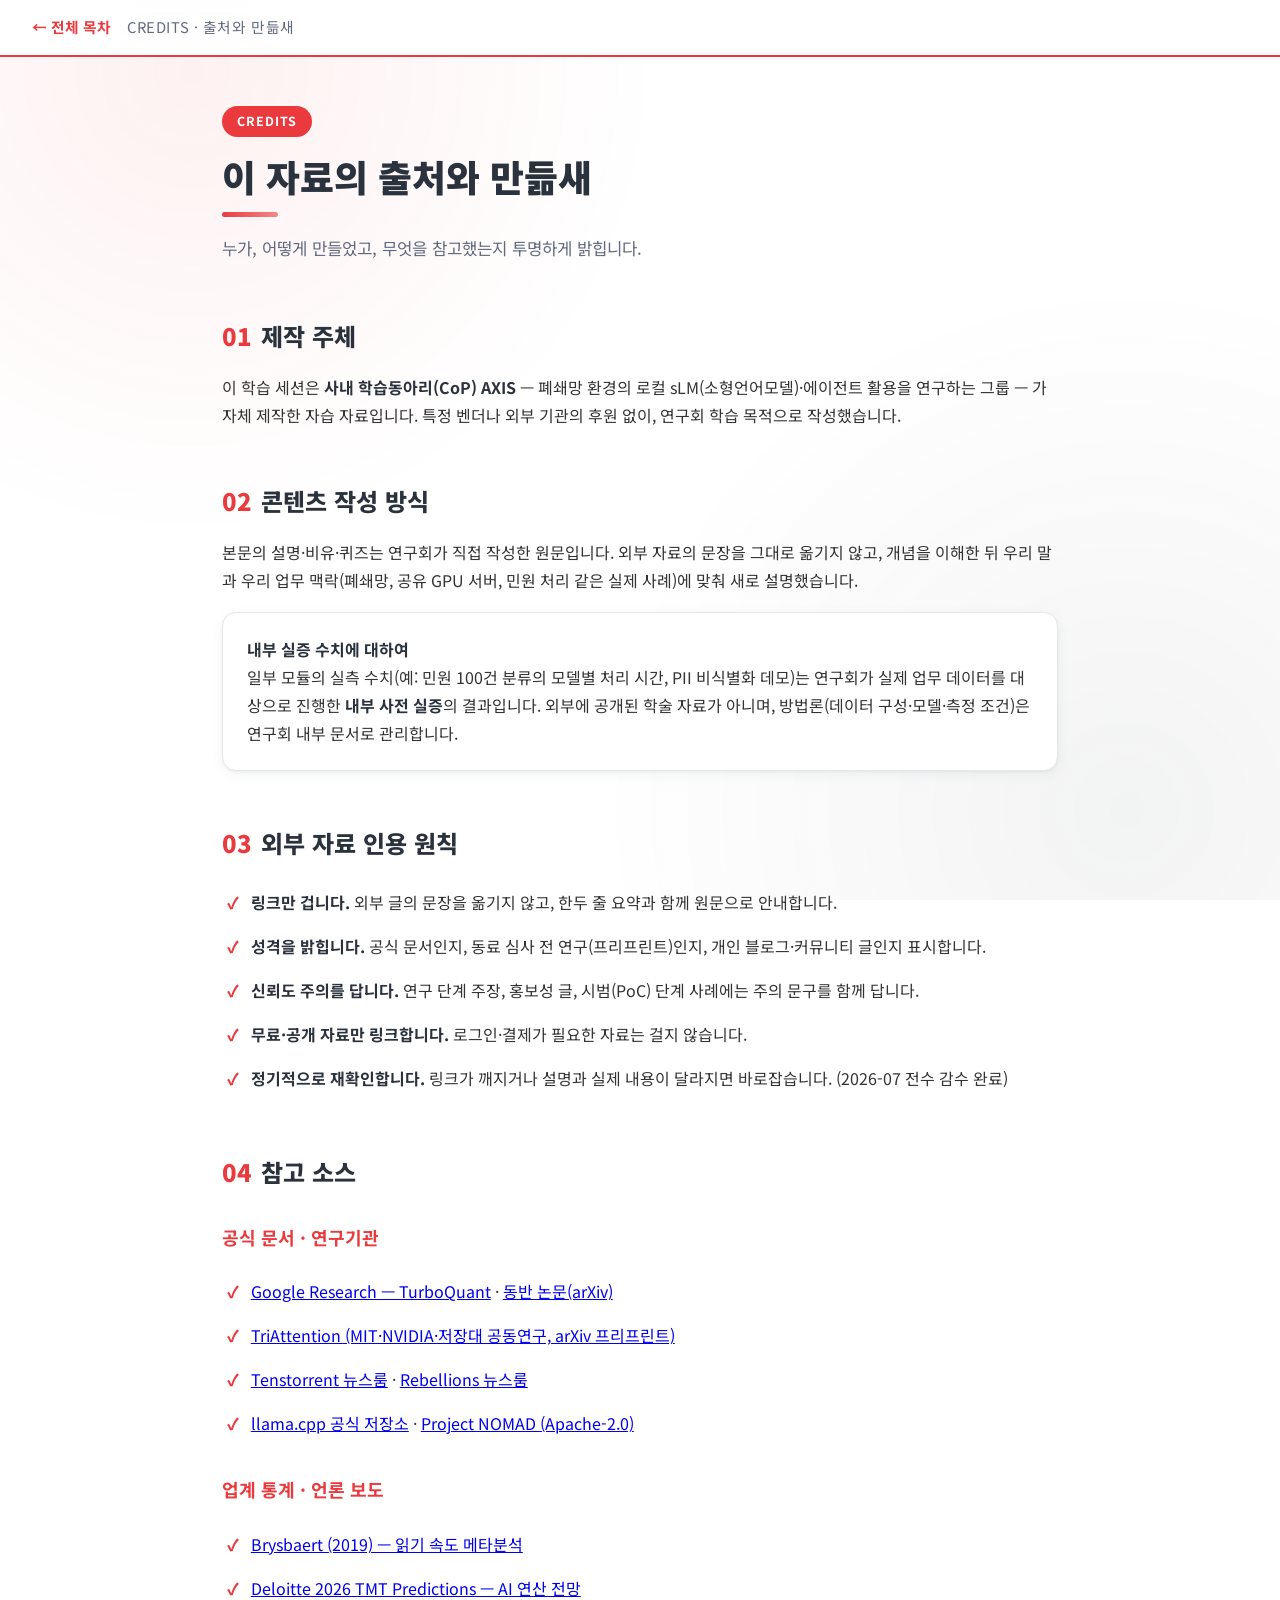
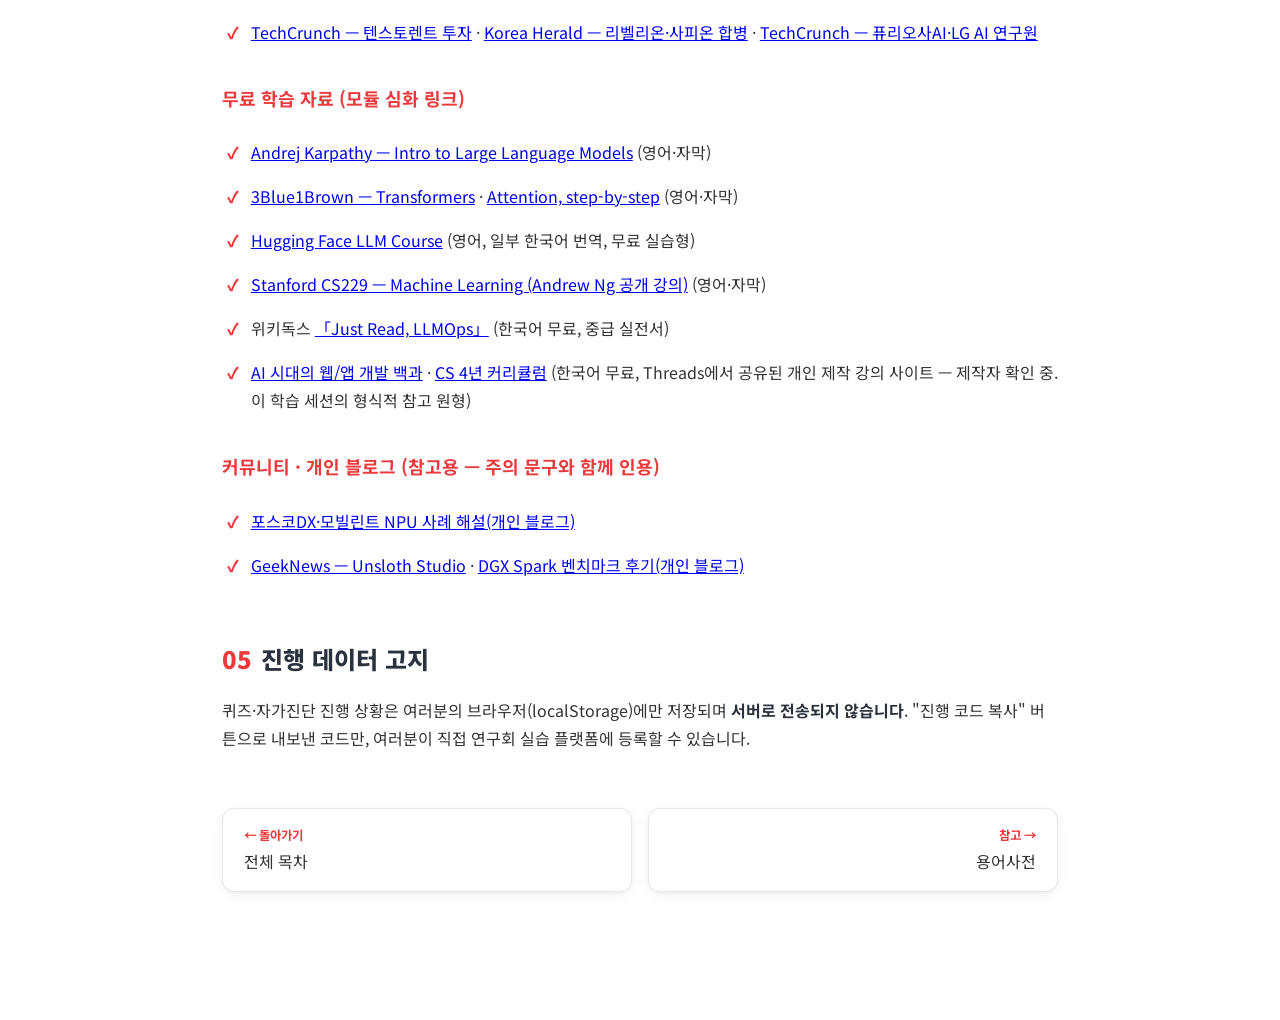
<file: modules/credits.html>
<!DOCTYPE html>
<html lang="ko">
<head>
<meta charset="UTF-8">
<meta name="viewport" content="width=device-width, initial-scale=1.0">
<title>출처와 만듦새 — AXIS 학습 세션</title>
<link rel="stylesheet" href="../assets/style.css">
</head>
<body>

<nav class="topnav">
  <a href="../index.html">← 전체 목차</a>
  <span class="mod-label">CREDITS · 출처와 만듦새</span>
</nav>

<div class="wrap">

<span class="badge">CREDITS</span>
<h1>이 자료의 출처와 만듦새</h1>
<p class="lead">누가, 어떻게 만들었고, 무엇을 참고했는지 투명하게 밝힙니다.</p>

<h2><span class="num">01</span>제작 주체</h2>

<p>이 학습 세션은 <strong>사내 학습동아리(CoP) AXIS</strong> — 폐쇄망 환경의 로컬 sLM(소형언어모델)·에이전트 활용을 연구하는 그룹 — 가 자체 제작한 자습 자료입니다. 특정 벤더나 외부 기관의 후원 없이, 연구회 학습 목적으로 작성했습니다.</p>

<h2><span class="num">02</span>콘텐츠 작성 방식</h2>

<p>본문의 설명·비유·퀴즈는 연구회가 직접 작성한 원문입니다. 외부 자료의 문장을 그대로 옮기지 않고, 개념을 이해한 뒤 우리 말과 우리 업무 맥락(폐쇄망, 공유 GPU 서버, 민원 처리 같은 실제 사례)에 맞춰 새로 설명했습니다.</p>

<div class="card">
<strong>내부 실증 수치에 대하여</strong><br>
일부 모듈의 실측 수치(예: 민원 100건 분류의 모델별 처리 시간, PII 비식별화 데모)는 연구회가 실제 업무 데이터를 대상으로 진행한 <strong>내부 사전 실증</strong>의 결과입니다. 외부에 공개된 학술 자료가 아니며, 방법론(데이터 구성·모델·측정 조건)은 연구회 내부 문서로 관리합니다.
</div>

<h2><span class="num">03</span>외부 자료 인용 원칙</h2>

<ul class="keypoints">
  <li><strong>링크만 겁니다.</strong> 외부 글의 문장을 옮기지 않고, 한두 줄 요약과 함께 원문으로 안내합니다.</li>
  <li><strong>성격을 밝힙니다.</strong> 공식 문서인지, 동료 심사 전 연구(프리프린트)인지, 개인 블로그·커뮤니티 글인지 표시합니다.</li>
  <li><strong>신뢰도 주의를 답니다.</strong> 연구 단계 주장, 홍보성 글, 시범(PoC) 단계 사례에는 주의 문구를 함께 답니다.</li>
  <li><strong>무료·공개 자료만 링크합니다.</strong> 로그인·결제가 필요한 자료는 걸지 않습니다.</li>
  <li><strong>정기적으로 재확인합니다.</strong> 링크가 깨지거나 설명과 실제 내용이 달라지면 바로잡습니다. (2026-07 전수 감수 완료)</li>
</ul>

<h2><span class="num">04</span>참고 소스</h2>

<h3>공식 문서 · 연구기관</h3>
<ul class="keypoints">
  <li><a href="https://research.google/blog/turboquant-redefining-ai-efficiency-with-extreme-compression/" target="_blank" rel="noopener">Google Research — TurboQuant</a> · <a href="https://arxiv.org/abs/2504.19874" target="_blank" rel="noopener">동반 논문(arXiv)</a></li>
  <li><a href="https://arxiv.org/abs/2604.04921" target="_blank" rel="noopener">TriAttention (MIT·NVIDIA·저장대 공동연구, arXiv 프리프린트)</a></li>
  <li><a href="https://tenstorrent.com/en/newsroom/" target="_blank" rel="noopener">Tenstorrent 뉴스룸</a> · <a href="https://rebellions.ai/newsroom/" target="_blank" rel="noopener">Rebellions 뉴스룸</a></li>
  <li><a href="https://github.com/ggml-org/llama.cpp" target="_blank" rel="noopener">llama.cpp 공식 저장소</a> · <a href="https://github.com/Crosstalk-Solutions/project-nomad" target="_blank" rel="noopener">Project NOMAD (Apache-2.0)</a></li>
</ul>

<h3>업계 통계 · 언론 보도</h3>
<ul class="keypoints">
  <li><a href="https://www.sciencedirect.com/science/article/abs/pii/S0749596X19300786" target="_blank" rel="noopener">Brysbaert (2019) — 읽기 속도 메타분석</a></li>
  <li><a href="https://www.deloitte.com/us/en/insights/industry/technology/technology-media-and-telecom-predictions/2026/compute-power-ai.html" target="_blank" rel="noopener">Deloitte 2026 TMT Predictions — AI 연산 전망</a></li>
  <li><a href="https://techcrunch.com/2023/08/04/ai-chip-startup-tenstorrent-lands-100m-investment-from-hyundai-and-samsung/" target="_blank" rel="noopener">TechCrunch — 텐스토렌트 투자</a> · <a href="https://www.koreaherald.com/article/10012110" target="_blank" rel="noopener">Korea Herald — 리벨리온·사피온 합병</a> · <a href="https://techcrunch.com/2025/07/21/instead-of-selling-to-meta-ai-chip-startup-furiosaai-signed-a-huge-customer/" target="_blank" rel="noopener">TechCrunch — 퓨리오사AI·LG AI 연구원</a></li>
</ul>

<h3>무료 학습 자료 (모듈 심화 링크)</h3>
<ul class="keypoints">
  <li><a href="https://www.youtube.com/watch?v=zjkBMFhNj_g" target="_blank" rel="noopener">Andrej Karpathy — Intro to Large Language Models</a> (영어·자막)</li>
  <li><a href="https://www.3blue1brown.com/lessons/gpt/" target="_blank" rel="noopener">3Blue1Brown — Transformers</a> · <a href="https://www.3blue1brown.com/lessons/attention/" target="_blank" rel="noopener">Attention, step-by-step</a> (영어·자막)</li>
  <li><a href="https://huggingface.co/learn/llm-course/en/chapter1/1" target="_blank" rel="noopener">Hugging Face LLM Course</a> (영어, 일부 한국어 번역, 무료 실습형)</li>
  <li><a href="https://www.youtube.com/playlist?list=PLoROMvodv4rMiGQp3WXShtMGgzqpfVfbU" target="_blank" rel="noopener">Stanford CS229 — Machine Learning (Andrew Ng 공개 강의)</a> (영어·자막)</li>
  <li>위키독스 <a href="https://wikidocs.net/book/19504" target="_blank" rel="noopener">「Just Read, LLMOps」</a> (한국어 무료, 중급 실전서)</li>
  <li><a href="https://web-academy-4237b.web.app/" target="_blank" rel="noopener">AI 시대의 웹/앱 개발 백과</a> · <a href="https://cs-lecture-32934.web.app/" target="_blank" rel="noopener">CS 4년 커리큘럼</a> (한국어 무료, Threads에서 공유된 개인 제작 강의 사이트 — 제작자 확인 중. 이 학습 세션의 형식적 참고 원형)</li>
</ul>

<h3>커뮤니티 · 개인 블로그 (참고용 — 주의 문구와 함께 인용)</h3>
<ul class="keypoints">
  <li><a href="https://blog.naver.com/joy014/224239833527" target="_blank" rel="noopener">포스코DX·모빌린트 NPU 사례 해설(개인 블로그)</a></li>
  <li><a href="https://news.hada.io/topic?id=27606" target="_blank" rel="noopener">GeekNews — Unsloth Studio</a> · <a href="https://wikidocs.net/blog/@jaehong/11406/" target="_blank" rel="noopener">DGX Spark 벤치마크 후기(개인 블로그)</a></li>
</ul>

<h2><span class="num">05</span>진행 데이터 고지</h2>

<p>퀴즈·자가진단 진행 상황은 여러분의 브라우저(localStorage)에만 저장되며 <strong>서버로 전송되지 않습니다</strong>. "진행 코드 복사" 버튼으로 내보낸 코드만, 여러분이 직접 연구회 실습 플랫폼에 등록할 수 있습니다.</p>

<div class="pager">
  <a href="../index.html"><span class="dir">← 돌아가기</span>전체 목차</a>
  <a class="next" href="09-glossary.html"><span class="dir">참고 →</span>용어사전</a>
</div>

</div>

</body>
</html>
</file>
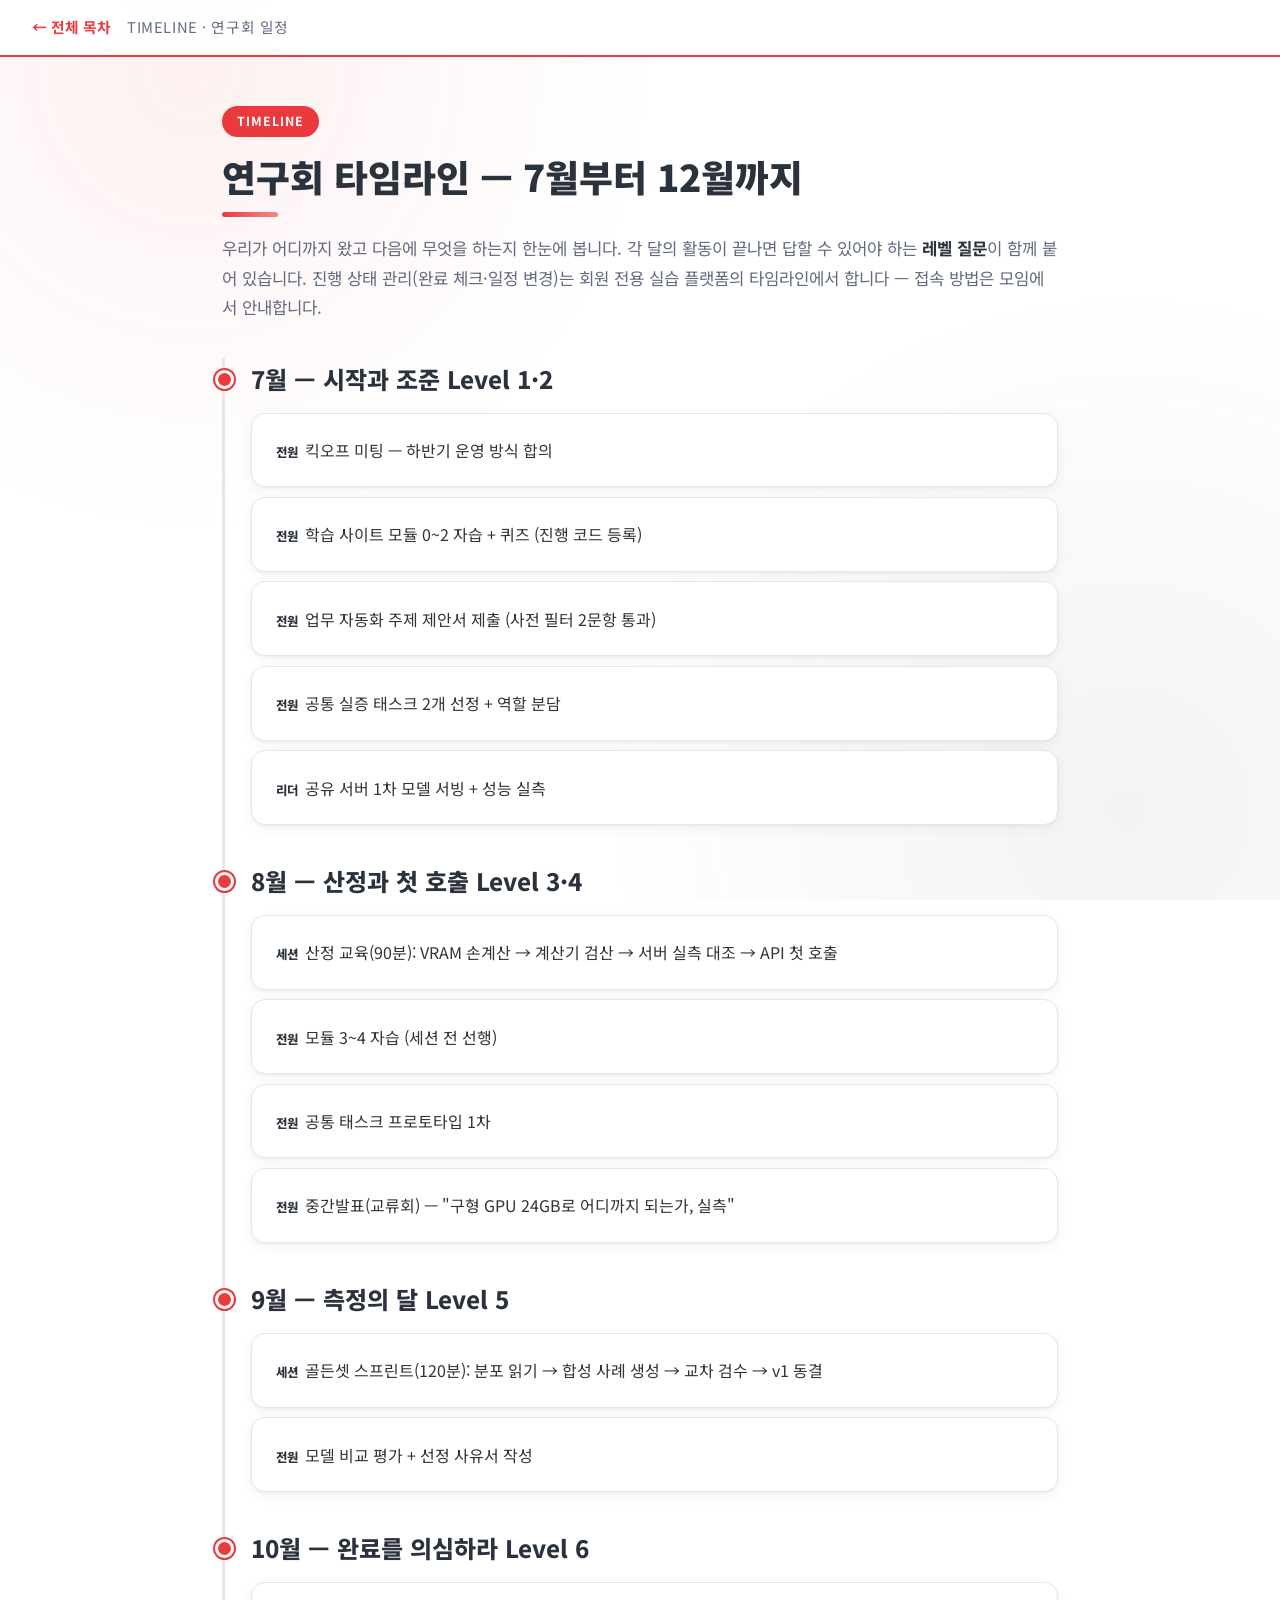
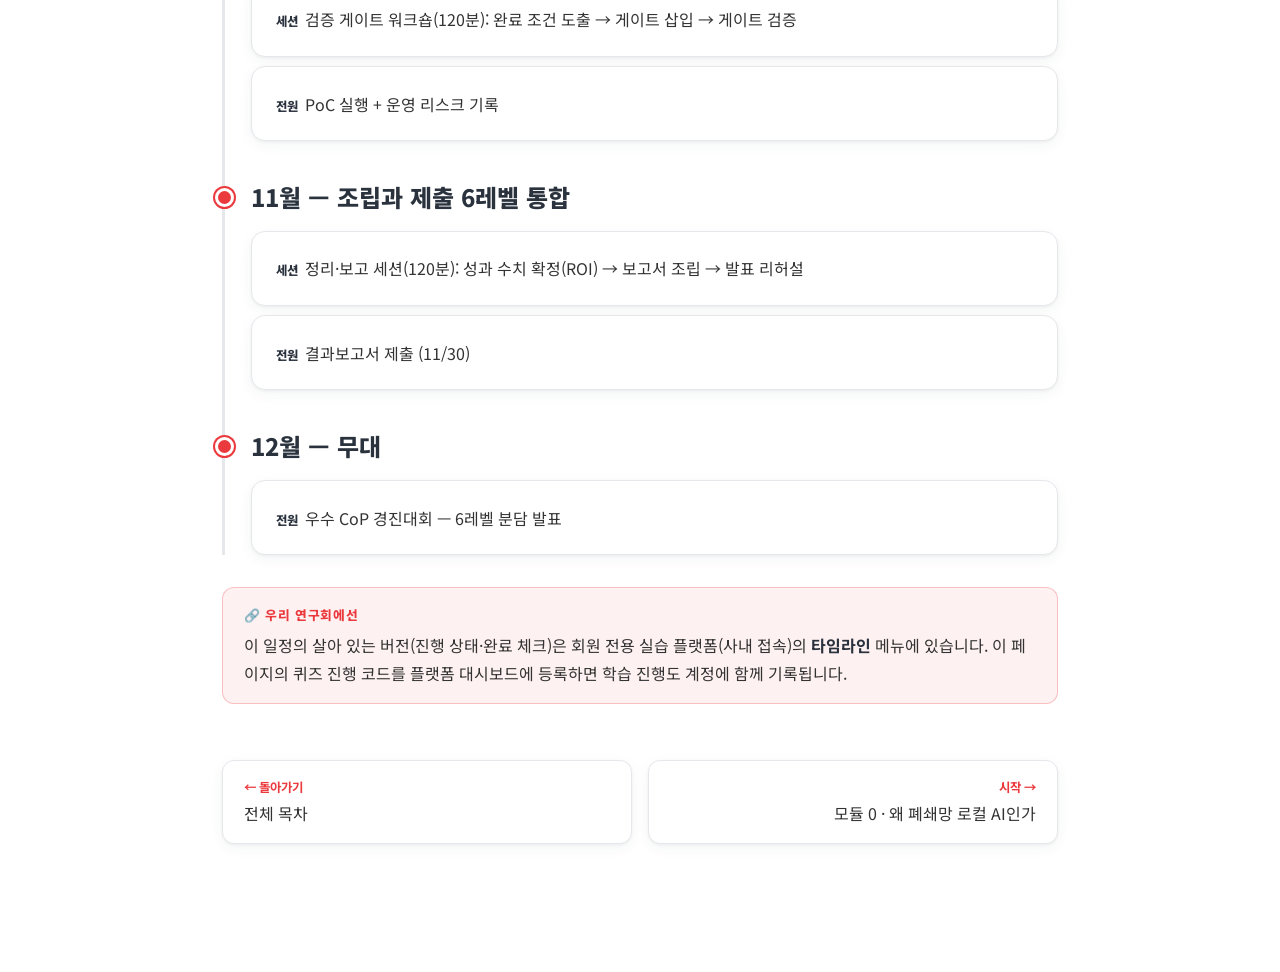
<file: modules/timeline.html>
<!DOCTYPE html>
<html lang="ko">
<head>
<meta charset="UTF-8">
<meta name="viewport" content="width=device-width, initial-scale=1.0">
<title>타임라인 — AXIS 학습 세션</title>
<link rel="stylesheet" href="../assets/style.css">
<style>
  .tl { position: relative; margin: 2rem 0; padding-left: 1.6rem; border-left: 3px solid var(--card-border); }
  .tl-month { position: relative; margin: 2.2rem 0 0.8rem; }
  .tl-month::before { content: ''; position: absolute; left: -2.25rem; top: 0.5em; width: 13px; height: 13px; border-radius: 50%; background: var(--accent); border: 3px solid #fff; box-shadow: 0 0 0 2px var(--accent); }
  .tl-item { margin: 0.6rem 0; }
  .tl-item .who { font-size: 0.78rem; font-weight: 800; color: var(--accent2); letter-spacing: 0.04em; margin-right: 0.4rem; }
  .tl-item .lv { font-size: 0.8rem; color: var(--accent); font-weight: 700; }
</style>
</head>
<body>

<nav class="topnav">
  <a href="../index.html">← 전체 목차</a>
  <span class="mod-label">TIMELINE · 연구회 일정</span>
</nav>

<div class="wrap">

<span class="badge">TIMELINE</span>
<h1>연구회 타임라인 — 7월부터 12월까지</h1>
<p class="lead">우리가 어디까지 왔고 다음에 무엇을 하는지 한눈에 봅니다. 각 달의 활동이 끝나면 답할 수 있어야 하는 <strong>레벨 질문</strong>이 함께 붙어 있습니다. 진행 상태 관리(완료 체크·일정 변경)는 회원 전용 실습 플랫폼의 타임라인에서 합니다 — 접속 방법은 모임에서 안내합니다.</p>

<div class="tl">

<h2 class="tl-month">7월 — 시작과 조준 <span class="lv">Level 1·2</span></h2>
<div class="card tl-item"><span class="who">전원</span>킥오프 미팅 — 하반기 운영 방식 합의</div>
<div class="card tl-item"><span class="who">전원</span>학습 사이트 모듈 0~2 자습 + 퀴즈 (진행 코드 등록)</div>
<div class="card tl-item"><span class="who">전원</span>업무 자동화 주제 제안서 제출 (사전 필터 2문항 통과)</div>
<div class="card tl-item"><span class="who">전원</span>공통 실증 태스크 2개 선정 + 역할 분담</div>
<div class="card tl-item"><span class="who">리더</span>공유 서버 1차 모델 서빙 + 성능 실측</div>

<h2 class="tl-month">8월 — 산정과 첫 호출 <span class="lv">Level 3·4</span></h2>
<div class="card tl-item"><span class="who">세션</span>산정 교육(90분): VRAM 손계산 → 계산기 검산 → 서버 실측 대조 → API 첫 호출</div>
<div class="card tl-item"><span class="who">전원</span>모듈 3~4 자습 (세션 전 선행)</div>
<div class="card tl-item"><span class="who">전원</span>공통 태스크 프로토타입 1차</div>
<div class="card tl-item"><span class="who">전원</span>중간발표(교류회) — "구형 GPU 24GB로 어디까지 되는가, 실측"</div>

<h2 class="tl-month">9월 — 측정의 달 <span class="lv">Level 5</span></h2>
<div class="card tl-item"><span class="who">세션</span>골든셋 스프린트(120분): 분포 읽기 → 합성 사례 생성 → 교차 검수 → v1 동결</div>
<div class="card tl-item"><span class="who">전원</span>모델 비교 평가 + 선정 사유서 작성</div>

<h2 class="tl-month">10월 — 완료를 의심하라 <span class="lv">Level 6</span></h2>
<div class="card tl-item"><span class="who">세션</span>검증 게이트 워크숍(120분): 완료 조건 도출 → 게이트 삽입 → 게이트 검증</div>
<div class="card tl-item"><span class="who">전원</span>PoC 실행 + 운영 리스크 기록</div>

<h2 class="tl-month">11월 — 조립과 제출 <span class="lv">6레벨 통합</span></h2>
<div class="card tl-item"><span class="who">세션</span>정리·보고 세션(120분): 성과 수치 확정(ROI) → 보고서 조립 → 발표 리허설</div>
<div class="card tl-item"><span class="who">전원</span>결과보고서 제출 (11/30)</div>

<h2 class="tl-month">12월 — 무대</h2>
<div class="card tl-item"><span class="who">전원</span>우수 CoP 경진대회 — 6레벨 분담 발표</div>

</div>

<div class="axis-box">
이 일정의 살아 있는 버전(진행 상태·완료 체크)은 회원 전용 실습 플랫폼(사내 접속)의 <strong>타임라인</strong> 메뉴에 있습니다. 이 페이지의 퀴즈 진행 코드를 플랫폼 대시보드에 등록하면 학습 진행도 계정에 함께 기록됩니다.
</div>

<div class="pager">
  <a href="../index.html"><span class="dir">← 돌아가기</span>전체 목차</a>
  <a class="next" href="00-orientation.html"><span class="dir">시작 →</span>모듈 0 · 왜 폐쇄망 로컬 AI인가</a>
</div>

</div>

</body>
</html>
</file>
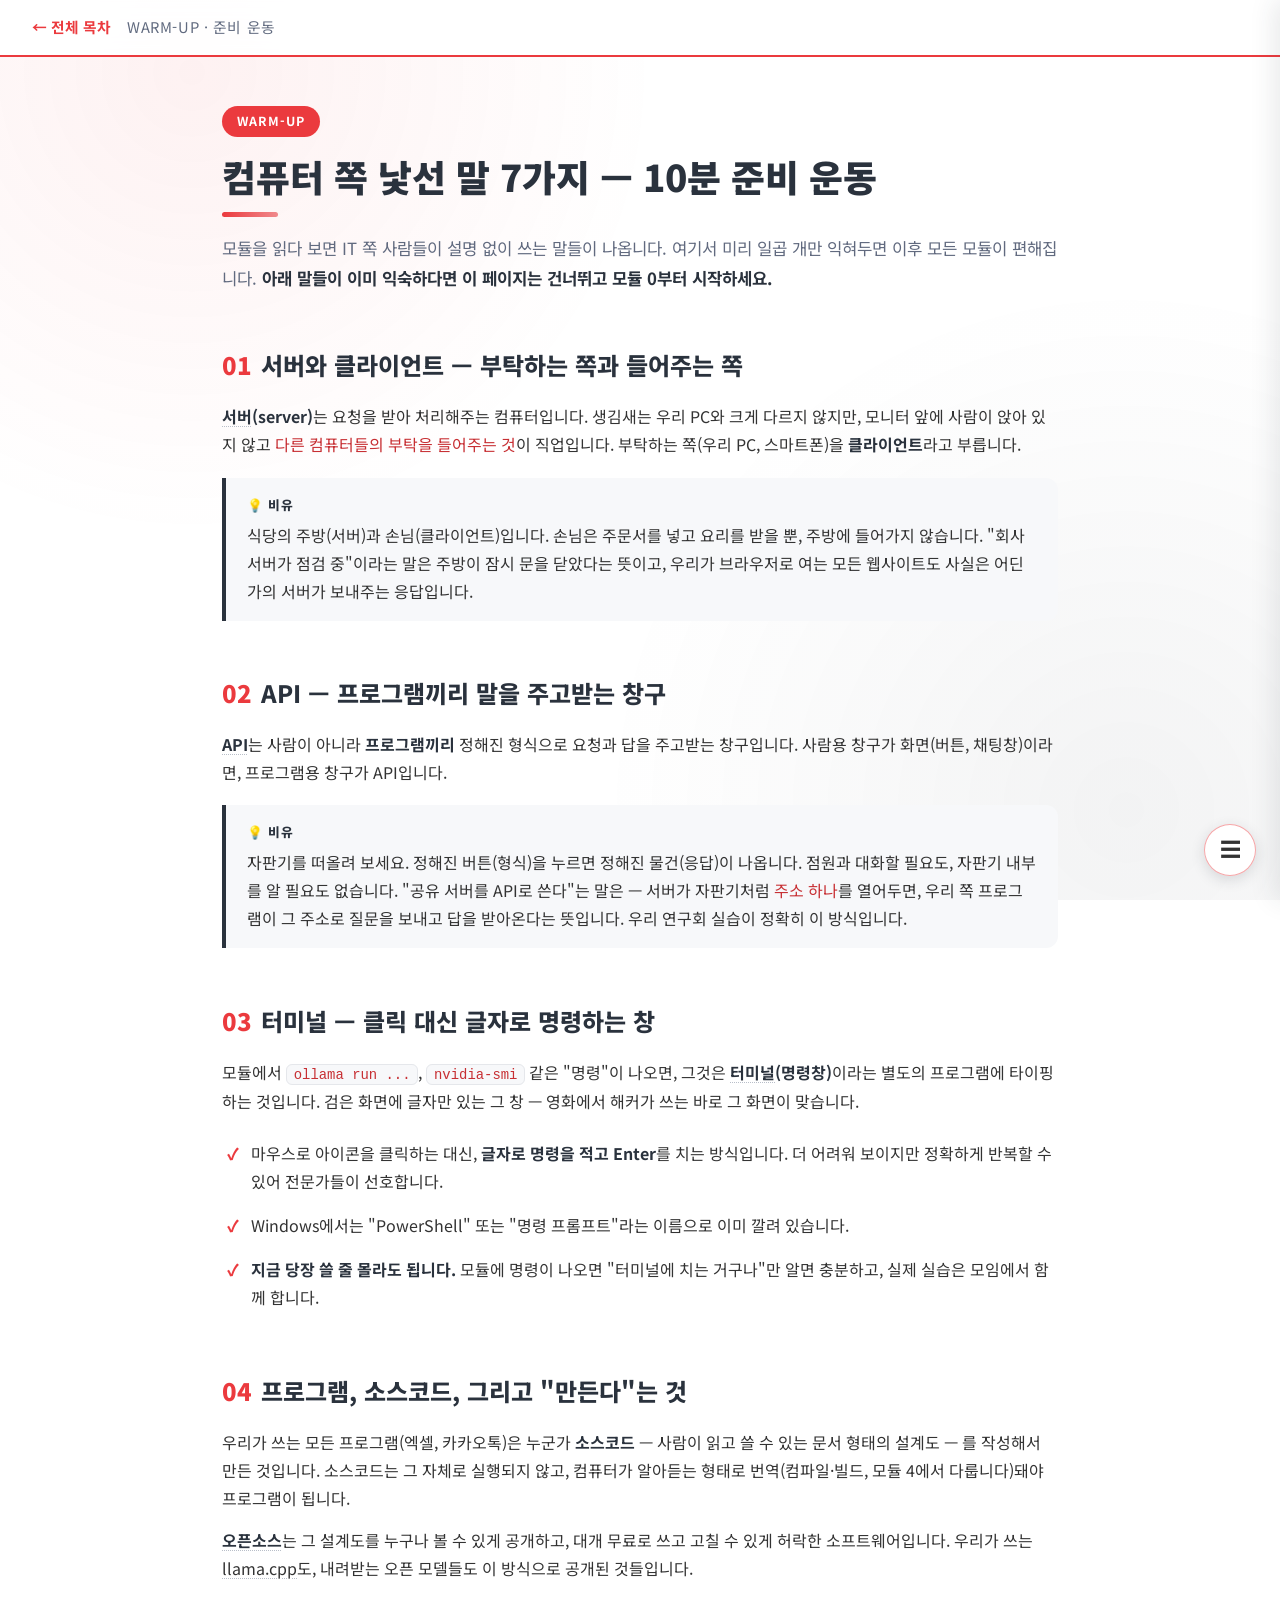
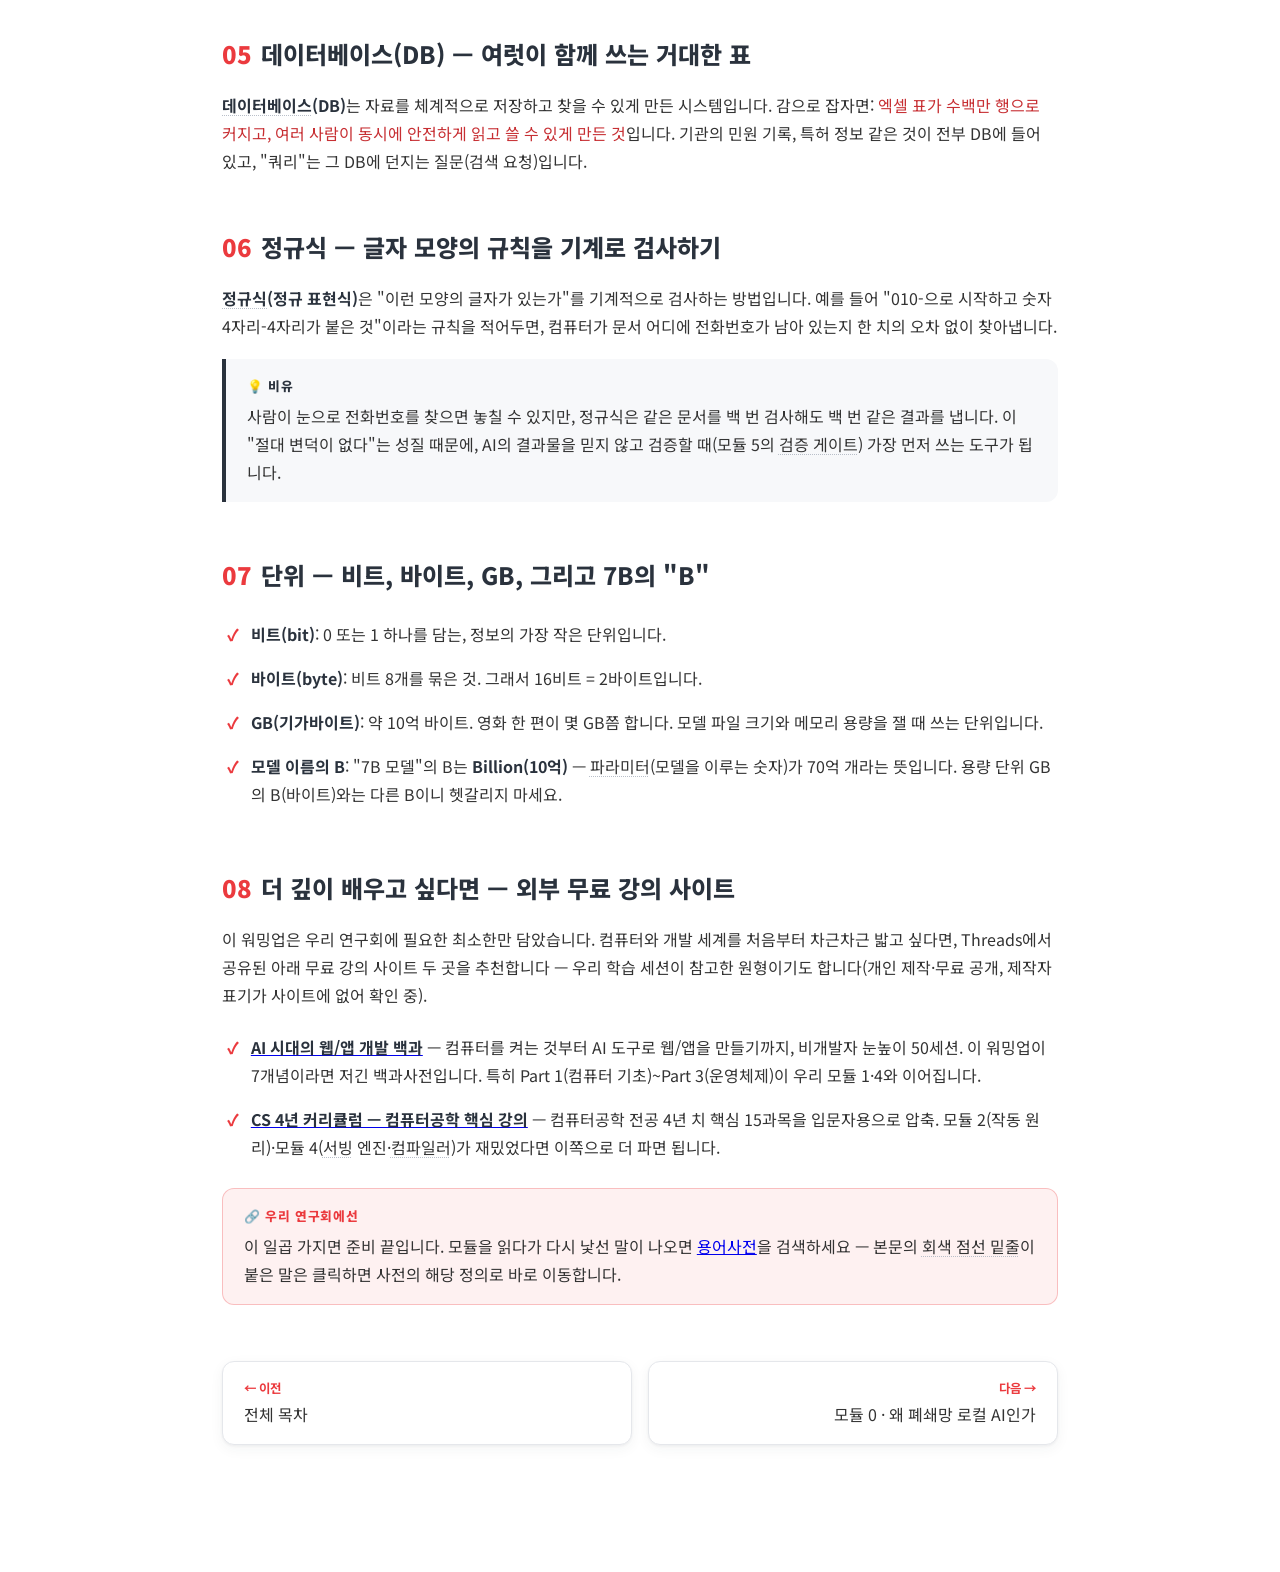
<file: modules/warmup.html>
<!DOCTYPE html>
<html lang="ko">
<head>
<meta charset="UTF-8">
<meta name="viewport" content="width=device-width, initial-scale=1.0">
<title>워밍업 · 컴퓨터 쪽 낯선 말 7가지 — AXIS 학습 세션</title>
<link rel="stylesheet" href="../assets/style.css">
</head>
<body>

<nav class="topnav">
  <a href="../index.html">← 전체 목차</a>
  <span class="mod-label">WARM-UP · 준비 운동</span>
</nav>

<div class="wrap">

<span class="badge">WARM-UP</span>
<h1>컴퓨터 쪽 낯선 말 7가지 — 10분 준비 운동</h1>
<p class="lead">모듈을 읽다 보면 IT 쪽 사람들이 설명 없이 쓰는 말들이 나옵니다. 여기서 미리 일곱 개만 익혀두면 이후 모든 모듈이 편해집니다. <strong>아래 말들이 이미 익숙하다면 이 페이지는 건너뛰고 모듈 0부터 시작하세요.</strong></p>

<h2><span class="num">01</span>서버와 클라이언트 — 부탁하는 쪽과 들어주는 쪽</h2>

<p><strong>서버(server)</strong>는 요청을 받아 처리해주는 컴퓨터입니다. 생김새는 우리 PC와 크게 다르지 않지만, 모니터 앞에 사람이 앉아 있지 않고 <em>다른 컴퓨터들의 부탁을 들어주는 것</em>이 직업입니다. 부탁하는 쪽(우리 PC, 스마트폰)을 <strong>클라이언트</strong>라고 부릅니다.</p>

<div class="analogy">
식당의 주방(서버)과 손님(클라이언트)입니다. 손님은 주문서를 넣고 요리를 받을 뿐, 주방에 들어가지 않습니다. "회사 서버가 점검 중"이라는 말은 주방이 잠시 문을 닫았다는 뜻이고, 우리가 브라우저로 여는 모든 웹사이트도 사실은 어딘가의 서버가 보내주는 응답입니다.
</div>

<h2><span class="num">02</span>API — 프로그램끼리 말을 주고받는 창구</h2>

<p><strong>API</strong>는 사람이 아니라 <strong>프로그램끼리</strong> 정해진 형식으로 요청과 답을 주고받는 창구입니다. 사람용 창구가 화면(버튼, 채팅창)이라면, 프로그램용 창구가 API입니다.</p>

<div class="analogy">
자판기를 떠올려 보세요. 정해진 버튼(형식)을 누르면 정해진 물건(응답)이 나옵니다. 점원과 대화할 필요도, 자판기 내부를 알 필요도 없습니다. "공유 서버를 API로 쓴다"는 말은 — 서버가 자판기처럼 <em>주소 하나</em>를 열어두면, 우리 쪽 프로그램이 그 주소로 질문을 보내고 답을 받아온다는 뜻입니다. 우리 연구회 실습이 정확히 이 방식입니다.
</div>

<h2><span class="num">03</span>터미널 — 클릭 대신 글자로 명령하는 창</h2>

<p>모듈에서 <code>ollama run ...</code>, <code>nvidia-smi</code> 같은 "명령"이 나오면, 그것은 <strong>터미널(명령창)</strong>이라는 별도의 프로그램에 타이핑하는 것입니다. 검은 화면에 글자만 있는 그 창 — 영화에서 해커가 쓰는 바로 그 화면이 맞습니다.</p>

<ul class="keypoints">
  <li>마우스로 아이콘을 클릭하는 대신, <strong>글자로 명령을 적고 Enter</strong>를 치는 방식입니다. 더 어려워 보이지만 정확하게 반복할 수 있어 전문가들이 선호합니다.</li>
  <li>Windows에서는 "PowerShell" 또는 "명령 프롬프트"라는 이름으로 이미 깔려 있습니다.</li>
  <li><strong>지금 당장 쓸 줄 몰라도 됩니다.</strong> 모듈에 명령이 나오면 "터미널에 치는 거구나"만 알면 충분하고, 실제 실습은 모임에서 함께 합니다.</li>
</ul>

<h2><span class="num">04</span>프로그램, 소스코드, 그리고 "만든다"는 것</h2>

<p>우리가 쓰는 모든 프로그램(엑셀, 카카오톡)은 누군가 <strong>소스코드</strong> — 사람이 읽고 쓸 수 있는 문서 형태의 설계도 — 를 작성해서 만든 것입니다. 소스코드는 그 자체로 실행되지 않고, 컴퓨터가 알아듣는 형태로 번역(컴파일·빌드, 모듈 4에서 다룹니다)돼야 프로그램이 됩니다.</p>

<p><strong>오픈소스</strong>는 그 설계도를 누구나 볼 수 있게 공개하고, 대개 무료로 쓰고 고칠 수 있게 허락한 소프트웨어입니다. 우리가 쓰는 llama.cpp도, 내려받는 오픈 모델들도 이 방식으로 공개된 것들입니다.</p>

<h2><span class="num">05</span>데이터베이스(DB) — 여럿이 함께 쓰는 거대한 표

</h2>

<p><strong>데이터베이스(DB)</strong>는 자료를 체계적으로 저장하고 찾을 수 있게 만든 시스템입니다. 감으로 잡자면: <em>엑셀 표가 수백만 행으로 커지고, 여러 사람이 동시에 안전하게 읽고 쓸 수 있게 만든 것</em>입니다. 기관의 민원 기록, 특허 정보 같은 것이 전부 DB에 들어 있고, "쿼리"는 그 DB에 던지는 질문(검색 요청)입니다.</p>

<h2><span class="num">06</span>정규식 — 글자 모양의 규칙을 기계로 검사하기</h2>

<p><strong>정규식(정규 표현식)</strong>은 "이런 모양의 글자가 있는가"를 기계적으로 검사하는 방법입니다. 예를 들어 "010-으로 시작하고 숫자 4자리-4자리가 붙은 것"이라는 규칙을 적어두면, 컴퓨터가 문서 어디에 전화번호가 남아 있는지 한 치의 오차 없이 찾아냅니다.</p>

<div class="analogy">
사람이 눈으로 전화번호를 찾으면 놓칠 수 있지만, 정규식은 같은 문서를 백 번 검사해도 백 번 같은 결과를 냅니다. 이 "절대 변덕이 없다"는 성질 때문에, AI의 결과물을 믿지 않고 검증할 때(모듈 5의 검증 게이트) 가장 먼저 쓰는 도구가 됩니다.
</div>

<h2><span class="num">07</span>단위 — 비트, 바이트, GB, 그리고 7B의 "B"</h2>

<ul class="keypoints">
  <li><strong>비트(bit)</strong>: 0 또는 1 하나를 담는, 정보의 가장 작은 단위입니다.</li>
  <li><strong>바이트(byte)</strong>: 비트 8개를 묶은 것. 그래서 16비트 = 2바이트입니다.</li>
  <li><strong>GB(기가바이트)</strong>: 약 10억 바이트. 영화 한 편이 몇 GB쯤 합니다. 모델 파일 크기와 메모리 용량을 잴 때 쓰는 단위입니다.</li>
  <li><strong>모델 이름의 B</strong>: "7B 모델"의 B는 <strong>Billion(10억)</strong> — 파라미터(모델을 이루는 숫자)가 70억 개라는 뜻입니다. 용량 단위 GB의 B(바이트)와는 다른 B이니 헷갈리지 마세요.</li>
</ul>

<h2><span class="num">08</span>더 깊이 배우고 싶다면 — 외부 무료 강의 사이트</h2>

<p>이 워밍업은 우리 연구회에 필요한 최소한만 담았습니다. 컴퓨터와 개발 세계를 처음부터 차근차근 밟고 싶다면, Threads에서 공유된 아래 무료 강의 사이트 두 곳을 추천합니다 — 우리 학습 세션이 참고한 원형이기도 합니다(개인 제작·무료 공개, 제작자 표기가 사이트에 없어 확인 중).</p>

<ul class="keypoints">
  <li><a href="https://web-academy-4237b.web.app/" target="_blank" rel="noopener"><strong>AI 시대의 웹/앱 개발 백과</strong></a> — 컴퓨터를 켜는 것부터 AI 도구로 웹/앱을 만들기까지, 비개발자 눈높이 50세션. 이 워밍업이 7개념이라면 저긴 백과사전입니다. 특히 Part 1(컴퓨터 기초)~Part 3(운영체제)이 우리 모듈 1·4와 이어집니다.</li>
  <li><a href="https://cs-lecture-32934.web.app/" target="_blank" rel="noopener"><strong>CS 4년 커리큘럼 — 컴퓨터공학 핵심 강의</strong></a> — 컴퓨터공학 전공 4년 치 핵심 15과목을 입문자용으로 압축. 모듈 2(작동 원리)·모듈 4(서빙 엔진·컴파일러)가 재밌었다면 이쪽으로 더 파면 됩니다.</li>
</ul>

<div class="axis-box">
이 일곱 가지면 준비 끝입니다. 모듈을 읽다가 다시 낯선 말이 나오면 <a href="09-glossary.html">용어사전</a>을 검색하세요 — 본문의 <span style="text-decoration: underline dotted 1px; text-decoration-color:#b9bfc9; text-underline-offset:3px">회색 점선 밑줄</span>이 붙은 말은 클릭하면 사전의 해당 정의로 바로 이동합니다.
</div>

<div class="pager">
  <a href="../index.html"><span class="dir">← 이전</span>전체 목차</a>
  <a class="next" href="00-orientation.html"><span class="dir">다음 →</span>모듈 0 · 왜 폐쇄망 로컬 AI인가</a>
</div>

</div>

<script src="../assets/toc.js" defer></script>
<script src="../assets/gloss.js" defer></script>
</body>
</html>
</file>
<file: assets/style.css>
/* AXIS 학습 세션 — 공통 스타일 (화이트 + 레드 포인트, 기관 홈페이지 톤) */
@import url('https://fonts.googleapis.com/css2?family=Noto+Sans+KR:wght@400;500;700;800;900&display=swap');

* { margin: 0; padding: 0; box-sizing: border-box; }

:root {
  --bg: #ffffff;
  --bg-soft: #f7f8fa;
  --text: #333333;
  --text-dim: #616a7f;
  --heading: #2a323d;
  --accent: #eb3a3e;          /* 레드 포인트 */
  --accent-dark: #c72f33;
  --accent-glow: rgba(235,58,62,0.07);
  --accent2: #2a323d;         /* 보조 — 네이비 그레이 */
  --accent2-glow: rgba(42,50,61,0.06);
  --card-bg: #ffffff;
  --card-border: #e5e7eb;
  --card-hover: #fdf6f6;
  --ok: #059669;
  --ok-glow: rgba(5,150,105,0.08);
  --wrong: #dc2626;
  --wrong-glow: rgba(220,38,38,0.07);
  --warn: #d97706;
  --shadow: 0 1px 3px rgba(42,50,61,0.06), 0 4px 14px rgba(42,50,61,0.05);
  --shadow-lift: 0 4px 10px rgba(42,50,61,0.08), 0 10px 28px rgba(42,50,61,0.08);
}

html { scroll-behavior: smooth; }

body {
  background: var(--bg);
  color: var(--text);
  font-family: 'Noto Sans KR', 'Pretendard', -apple-system, 'Malgun Gothic', sans-serif;
  line-height: 1.75;
  -webkit-font-smoothing: antialiased;
}

body::before {
  content: '';
  position: fixed;
  inset: 0;
  pointer-events: none;
  background:
    radial-gradient(circle at 15% 8%, var(--accent-glow), transparent 34%),
    radial-gradient(circle at 88% 90%, var(--accent2-glow), transparent 38%);
  z-index: -1;
}

.wrap { max-width: 900px; margin: 0 auto; padding: 3rem 2rem 8rem; }
.wrap.wide { max-width: 1200px; }

/* 상단 네비 */
.topnav {
  position: sticky; top: 0; z-index: 10;
  display: flex; align-items: center; gap: 1rem;
  padding: 0.9rem 2rem;
  background: rgba(255,255,255,0.92);
  backdrop-filter: blur(8px);
  border-bottom: 2px solid var(--accent);
  font-size: 0.92rem;
}
.topnav a { color: var(--accent); text-decoration: none; font-weight: 700; }
.topnav a:hover { color: var(--accent-dark); text-decoration: underline; }
.topnav .mod-label { color: var(--text-dim); letter-spacing: 0.04em; }

/* 타이포 */
h1 {
  font-size: 2.3rem; font-weight: 900; line-height: 1.3; margin: 1rem 0 1.1rem;
  color: var(--heading);
}
h1::after {
  content: ''; display: block; width: 56px; height: 5px; margin-top: 0.7rem;
  background: linear-gradient(90deg, var(--accent), #f0898c); border-radius: 3px;
}
h2 { font-size: 1.5rem; font-weight: 800; margin: 3.2rem 0 1rem; color: var(--heading); }
h2 .num { color: var(--accent); margin-right: 0.55rem; font-weight: 900; }
h3 { font-size: 1.13rem; font-weight: 700; margin: 1.8rem 0 0.6rem; color: var(--accent); }
p { margin: 0.85rem 0; }
strong { color: var(--heading); }
em { color: var(--accent-dark); font-style: normal; }
.lead { color: var(--text-dim); font-size: 1.05rem; }

.badge {
  display: inline-block; padding: 0.28rem 0.95rem; border-radius: 100px;
  background: var(--accent); color: #fff;
  font-size: 0.78rem; font-weight: 700; letter-spacing: 0.08em;
}

/* 카드 */
.card {
  padding: 1.4rem 1.5rem; margin: 1.1rem 0;
  background: var(--card-bg);
  border: 1px solid var(--card-border);
  border-radius: 14px;
  box-shadow: var(--shadow);
  transition: transform 0.22s ease, border-color 0.22s ease, box-shadow 0.22s ease;
}
a.card { display: block; color: inherit; text-decoration: none; }
a.card:hover {
  transform: translateY(-3px);
  border-color: rgba(235,58,62,0.45);
  box-shadow: var(--shadow-lift);
}

.grid { display: grid; grid-template-columns: repeat(auto-fill, minmax(260px, 1fr)); gap: 1.1rem; }

/* 콘텐츠 박스 */
.analogy {
  border-left: 4px solid var(--accent2);
  background: var(--bg-soft);
  padding: 1rem 1.3rem; margin: 1.2rem 0; border-radius: 0 12px 12px 0;
}
.analogy::before { content: '💡 비유'; display: block; font-size: 0.8rem; color: var(--accent2); font-weight: 800; margin-bottom: 0.3rem; letter-spacing: 0.05em; }

.axis-box {
  border: 1px solid rgba(235,58,62,0.28);
  background: var(--accent-glow);
  padding: 1rem 1.3rem; margin: 1.2rem 0; border-radius: 12px;
}
.axis-box::before { content: '🔗 우리 연구회에선'; display: block; font-size: 0.8rem; color: var(--accent); font-weight: 800; margin-bottom: 0.3rem; letter-spacing: 0.05em; }

.keypoints { list-style: none; margin: 1rem 0; }
.keypoints li { padding: 0.5rem 0 0.5rem 1.8rem; position: relative; }
.keypoints li::before { content: '✓'; position: absolute; left: 0.3rem; color: var(--accent); font-weight: 900; }

/* 표 */
table { width: 100%; border-collapse: collapse; margin: 1.2rem 0; font-size: 0.95rem; background: #fff; }
th { background: var(--heading); color: #fff; text-align: left; padding: 0.7rem 0.9rem; font-weight: 700; }
td { padding: 0.68rem 0.9rem; border-bottom: 1px solid var(--card-border); }
tr:hover td { background: var(--bg-soft); }
.table-scroll { overflow-x: auto; border-radius: 10px; border: 1px solid var(--card-border); }
.table-scroll table { margin: 0; }

code {
  font-family: 'Cascadia Code', Consolas, monospace;
  background: var(--bg-soft); border: 1px solid var(--card-border);
  padding: 0.12rem 0.42rem; border-radius: 6px; font-size: 0.87em; color: var(--accent-dark);
}
pre {
  background: #2a323d; border-radius: 12px;
  padding: 1rem 1.2rem; overflow-x: auto; margin: 1rem 0;
}
pre code { background: none; border: none; padding: 0; color: #e8eaee; }

/* ── 퀴즈 (단계형) ─────────────────────────────────────────── */
#quiz { margin-top: 3rem; }
.quiz-shell {
  border: 1px solid var(--card-border); border-radius: 18px;
  background: var(--card-bg); box-shadow: var(--shadow);
  padding: 1.6rem 1.7rem; margin-top: 1rem;
}
.quiz-top { display: flex; align-items: center; justify-content: space-between; gap: 1rem; margin-bottom: 0.9rem; }
.quiz-step { font-size: 0.85rem; font-weight: 800; color: var(--accent); letter-spacing: 0.05em; }
.quiz-attempts { font-size: 0.8rem; color: var(--text-dim); }
.quiz-bar { height: 7px; background: var(--bg-soft); border-radius: 100px; overflow: hidden; margin-bottom: 1.4rem; }
.quiz-bar > div { height: 100%; width: 0; background: linear-gradient(90deg, var(--accent), #f0898c); border-radius: 100px; transition: width 0.35s ease; }
.quiz-q .qtext { font-weight: 800; color: var(--heading); margin-bottom: 1rem; font-size: 1.06rem; line-height: 1.6; }
.quiz-opt {
  display: block; width: 100%; text-align: left;
  padding: 0.8rem 1.05rem; margin: 0.5rem 0;
  background: #fff; border: 1.5px solid var(--card-border);
  border-radius: 12px; color: var(--text); font: inherit; cursor: pointer;
  transition: border-color 0.18s, background 0.18s, transform 0.18s;
}
.quiz-opt:hover:not(:disabled) { border-color: rgba(235,58,62,0.55); background: var(--card-hover); transform: translateX(3px); }
.quiz-opt:disabled { cursor: default; }
.quiz-opt.correct { border-color: var(--ok); background: var(--ok-glow); color: var(--heading); font-weight: 700; }
.quiz-opt.wrong { border-color: var(--wrong); background: var(--wrong-glow); color: var(--text-dim); }
.quiz-feedback {
  display: none; margin-top: 1rem; padding: 0.95rem 1.15rem;
  border-radius: 12px; font-size: 0.93rem; white-space: pre-line;
}
.quiz-feedback.show { display: block; }
.quiz-feedback.bad { border-left: 4px solid var(--wrong); background: var(--wrong-glow); }
.quiz-feedback.good { border-left: 4px solid var(--ok); background: var(--ok-glow); }
.quiz-next {
  display: none; margin-top: 1.2rem; padding: 0.75rem 1.6rem;
  background: var(--accent); color: #fff; border: none; border-radius: 100px;
  font: inherit; font-weight: 800; cursor: pointer; transition: background 0.18s, transform 0.18s;
}
.quiz-next:hover { background: var(--accent-dark); transform: translateY(-1px); }
.quiz-next.show { display: inline-block; }
.quiz-finish { text-align: center; padding: 1.5rem 0 0.5rem; }
.quiz-finish .score { font-size: 2.6rem; font-weight: 900; color: var(--accent); }
.quiz-finish .score small { font-size: 1.1rem; color: var(--text-dim); font-weight: 700; }
.quiz-finish .verdict { margin: 0.4rem 0 1.2rem; font-weight: 700; color: var(--heading); }
.quiz-review { text-align: left; margin-top: 1.4rem; }
.quiz-review h3 { margin-top: 0; }
.quiz-review .rv {
  border: 1px solid var(--card-border); border-left: 4px solid var(--warn);
  border-radius: 10px; padding: 0.8rem 1rem; margin: 0.6rem 0; font-size: 0.92rem;
}
.quiz-review .rv .rq { font-weight: 700; color: var(--heading); }
.quiz-review .rv .ra { color: var(--ok); font-weight: 700; }
.quiz-retry {
  margin-top: 1.2rem; padding: 0.7rem 1.5rem; background: #fff;
  border: 1.5px solid var(--card-border); border-radius: 100px;
  font: inherit; font-weight: 700; color: var(--text); cursor: pointer;
}
.quiz-retry:hover { border-color: var(--accent); color: var(--accent); }

/* 이전/다음 네비 */
.pager { display: flex; justify-content: space-between; gap: 1rem; margin-top: 3.5rem; }
.pager a {
  flex: 1; padding: 1rem 1.3rem; border-radius: 12px;
  border: 1px solid var(--card-border); background: var(--card-bg);
  color: var(--text); text-decoration: none; box-shadow: var(--shadow);
  transition: border-color 0.2s, box-shadow 0.2s, transform 0.2s;
}
.pager a:hover { border-color: rgba(235,58,62,0.45); box-shadow: var(--shadow-lift); transform: translateY(-2px); }
.pager a.next { text-align: right; }
.pager .dir { display: block; font-size: 0.78rem; color: var(--accent); font-weight: 700; }

/* 허브 전용 */
.hero { text-align: center; padding: 4rem 0 2rem; }
.hero h1 { font-size: 2.8rem; }
.hero h1::after { margin-left: auto; margin-right: auto; }
.stats { display: flex; gap: 1rem; justify-content: center; margin: 2rem 0; flex-wrap: wrap; }
.stat-card {
  padding: 1.1rem 1.8rem; border-radius: 14px;
  background: var(--card-bg); border: 1px solid var(--card-border);
  border-top: 3px solid var(--accent); box-shadow: var(--shadow); text-align: center;
}
.stat-card .num { font-size: 1.7rem; font-weight: 900; color: var(--accent); display: block; }
.stat-card .label { font-size: 0.82rem; color: var(--text-dim); }
.mod-card .emoji { font-size: 1.6rem; }
.mod-card .mod-num { font-size: 0.74rem; color: var(--accent); font-weight: 800; letter-spacing: 0.1em; margin-top: 0.4rem; }
.mod-card .mod-title { font-weight: 800; color: var(--heading); margin: 0.2rem 0 0.4rem; }
.mod-card .mod-desc { font-size: 0.88rem; color: var(--text-dim); }
.mod-card .done { color: var(--ok); font-size: 0.85rem; font-weight: 800; }

footer { margin-top: 5rem; text-align: center; color: var(--text-dim); font-size: 0.85rem; }

/* 심화 학습 링크 박스 */
.further {
  margin: 1.4rem 0; padding: 0.95rem 1.2rem;
  border: 1px dashed rgba(42,50,61,0.3); border-radius: 12px;
  background: var(--bg-soft);
  font-size: 0.9rem; color: var(--text-dim);
}
.further::before { content: '↗ 심화 학습'; display: block; font-size: 0.75rem; color: var(--accent); font-weight: 800; letter-spacing: 0.06em; margin-bottom: 0.35rem; }
.further a { color: var(--accent2); font-weight: 700; text-decoration: underline; text-decoration-color: rgba(42,50,61,0.3); text-underline-offset: 3px; }
.further a:hover { color: var(--accent); text-decoration-color: var(--accent); }
.further .note { font-size: 0.8rem; opacity: 0.85; }

/* 용어사전 */
.gloss-search {
  width: 100%; padding: 0.85rem 1.15rem; margin: 1rem 0 1.5rem;
  background: #fff; border: 1.5px solid var(--card-border);
  border-radius: 12px; color: var(--text); font: inherit; box-shadow: var(--shadow);
}
.gloss-search:focus { outline: none; border-color: var(--accent); }
.gloss-item { padding: 0.9rem 1.1rem; margin: 0.55rem 0; background: var(--card-bg); border: 1px solid var(--card-border); border-radius: 12px; box-shadow: var(--shadow); }
.gloss-item dt { font-weight: 800; color: var(--accent); }
.gloss-item dd { margin: 0.3rem 0 0; font-size: 0.94rem; }
.gloss-item .mod-link { font-size: 0.8rem; color: var(--accent2); font-weight: 700; text-decoration: none; margin-left: 0.4rem; }
.gloss-item .mod-link:hover { color: var(--accent); }
.gloss-cat { margin-top: 2rem; }

@media (max-width: 768px) {
  .wrap { padding: 2rem 1.2rem 5rem; }
  h1 { font-size: 1.7rem; }
  .hero h1 { font-size: 1.9rem; }
  h2 { font-size: 1.3rem; }
  .pager { flex-direction: column; }
}

/* 용어사전 자동 링크 — 은은한 회색 점선 */
.gloss-link {
  color: inherit;
  text-decoration: underline dotted 1px;
  text-decoration-color: #b9bfc9;
  text-underline-offset: 3px;
}
.gloss-link:hover { color: var(--accent-dark); text-decoration-color: var(--accent); text-decoration-style: solid; }

/* 사전 도착 시 해당 정의 강조 */
.gloss-item:target {
  border-color: var(--accent);
  box-shadow: 0 0 0 3px var(--accent-glow);
  scroll-margin-top: 5rem;
}

/* 용어사전 → 읽던 곳으로 복귀 */
#back-pill {
  position: fixed; left: 50%; bottom: 1.4rem; transform: translateX(-50%);
  padding: 0.65rem 1.4rem; border-radius: 100px; z-index: 60;
  background: var(--accent); color: #fff; text-decoration: none; font-weight: 800; font-size: 0.92rem;
  box-shadow: 0 6px 20px rgba(235,58,62,0.35);
}
#back-pill:hover { background: var(--accent-dark); }
.gloss-link { scroll-margin-top: 5rem; }

/* 정답 후 탐색 모드 — 해설 열람 표시 */
.quiz-opt.viewed { border-style: dashed; border-color: #b9bfc9; color: var(--text-dim); }
.quiz-feedback.info { border-left: 4px solid var(--accent2); background: var(--accent2-glow); }

/* 발표덱 버튼 */
.deck-btn { display: inline-block; background: var(--accent); color: #fff; font-weight: 800; padding: 0.7rem 1.5rem; border-radius: 10px; text-decoration: none; transition: transform 0.15s, box-shadow 0.15s; }
.deck-btn:hover { transform: translateY(-2px); box-shadow: 0 4px 14px rgba(235,58,62,0.28); color: #fff; }
</file>
